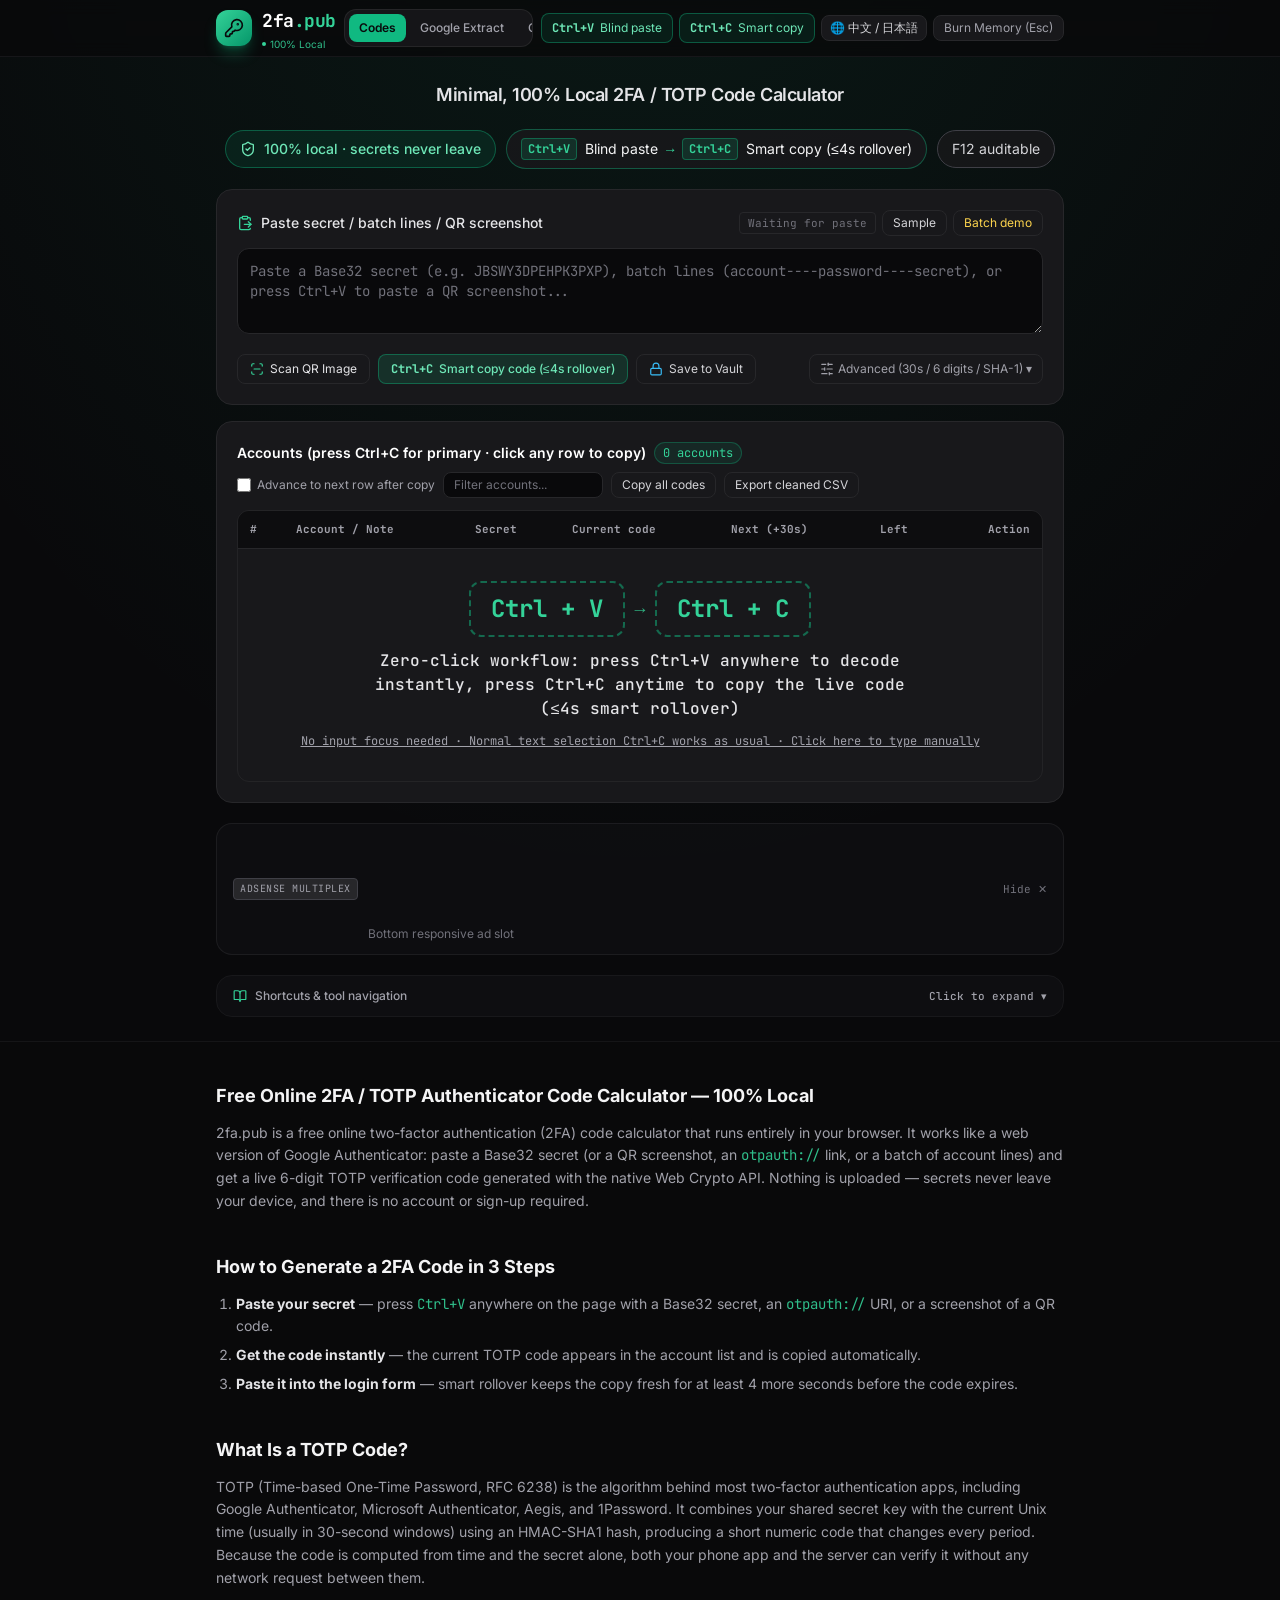
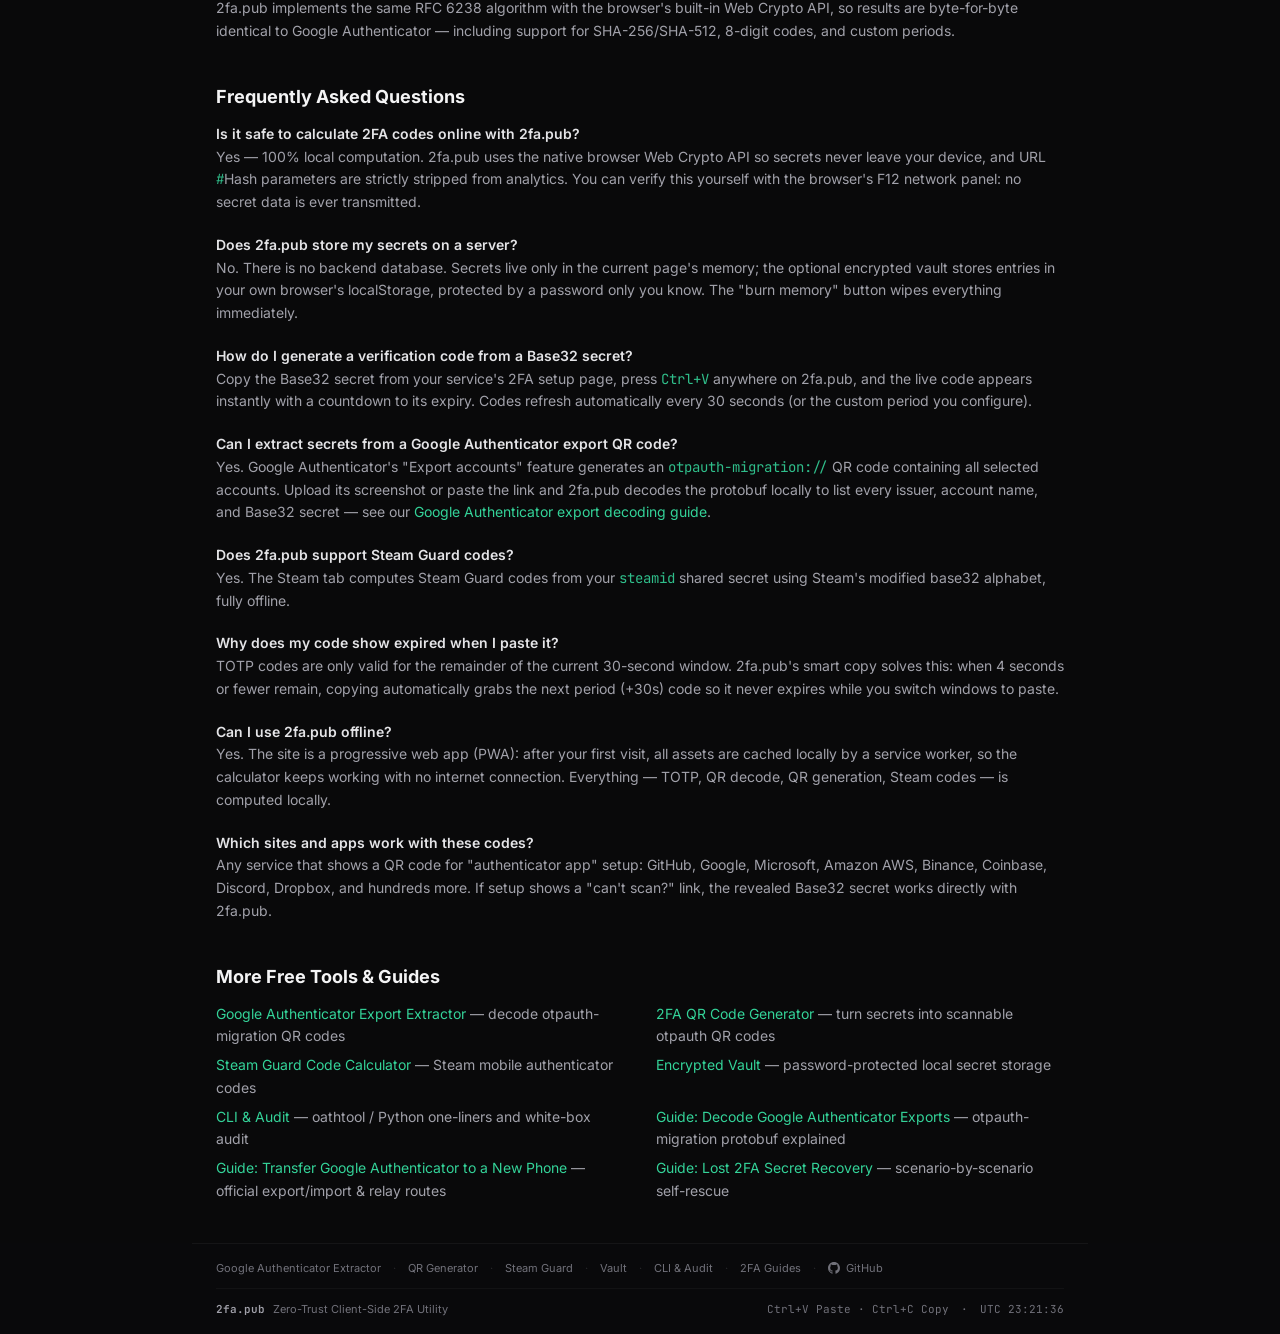
<file: index.html>
<!DOCTYPE html>
<html lang="en" class="dark">
<head>
  <meta charset="UTF-8" />
  <meta name="viewport" content="width=device-width, initial-scale=1.0" />
  <title>Free 2FA/TOTP Code Calculator Online - 100% Local, No Uploads | 2fa.pub</title>
  <meta name="description" content="2fa.pub is a 100% client-side 2FA/TOTP code calculator: press Ctrl+V anywhere to decode secrets or QR screenshots instantly, with <=4s smart rollover copy, batch account cleaning, Google Authenticator export decoding, and Steam Guard tokens. Zero uploads." />
  <meta name="keywords" content="2FA calculator,TOTP generator online,2fa.pub,2fa.live alternative,batch 2FA cleaner,Google Authenticator export decoder,otpauth-migration extractor,Steam Guard calculator,2FA验证码计算器,TOTP在线计算,2FA認証コード" />
  <meta name="author" content="2fa.pub" />
  <meta name="robots" content="index, follow, max-image-preview:large, max-snippet:-1" />
  <meta name="theme-color" content="#09090B" />
  <!-- Google AdSense Account Verification -->
  <meta id="metaGoogleAdsenseAccount" name="google-adsense-account" content="ca-pub-7685572758265529" />

  <!-- Canonical & Hreflang -->
  <link rel="canonical" href="https://2fa.pub/" />

  <!-- Open Graph & Twitter Card -->
  <meta property="og:type" content="website" />
  <meta property="og:site_name" content="2fa.pub" />
  <meta property="og:title" content="Free 2FA/TOTP Code Calculator Online - 100% Local, No Uploads | 2fa.pub" />
  <meta property="og:description" content="2fa.pub is a 100% client-side 2FA/TOTP code calculator: press Ctrl+V anywhere to decode secrets or QR screenshots instantly, with <=4s smart rollover copy, batch account cleaning, Google Authenticator export decoding, and Steam Guard tokens. Zero uploads." />
  <meta property="og:url" content="https://2fa.pub/" />
  <meta property="og:locale" content="en_US" />
  <meta property="og:locale:alternate" content="zh_CN" />
  <meta property="og:locale:alternate" content="ja_JP" />
  <meta property="og:image" content="https://2fa.pub/assets/og-image.png" />
  <meta property="og:image:width" content="1200" />
  <meta property="og:image:height" content="630" />
  <meta name="twitter:card" content="summary_large_image" />
  <meta name="twitter:title" content="2fa.pub — Minimalist Zero-Trust Client-Side 2FA Calculator" />
  <meta name="twitter:description" content="Press Ctrl+V anywhere to decode 2FA secrets or QR screenshots in 1.5s. 100% local Web Crypto with 4s smart rollover." />
  <meta name="twitter:image" content="https://2fa.pub/assets/og-image.png" />

  <!-- Favicons & PWA Icons -->
  <link rel="icon" type="image/png" sizes="64x64" href="/assets/icon-64.png" />
  <link rel="icon" type="image/png" sizes="192x192" href="/assets/icon-192.png" />
  <link rel="apple-touch-icon" sizes="180x180" href="/assets/icon-180.png" />
  <link rel="manifest" href="/manifest.json" />

  <!-- JSON-LD Structured Data for Google SEO -->
  <script type="application/ld+json">
  {
    "@context": "https://schema.org",
    "@graph": [
      {
        "@type": "WebSite",
        "@id": "https://2fa.pub/#website",
        "url": "https://2fa.pub/",
        "name": "2fa.pub",
        "description": "Minimalist Zero-Trust Client-Side 2FA/TOTP Calculator",
        "inLanguage": ["en", "zh-CN", "ja"]
      },
      {
        "@type": "WebApplication",
        "@id": "https://2fa.pub/#webapp",
        "name": "2fa.pub Client-Side 2FA/TOTP Utility",
        "url": "https://2fa.pub/",
        "applicationCategory": "SecurityApplication",
        "operatingSystem": "All",
        "offers": { "@type": "Offer", "price": "0", "priceCurrency": "USD" },
        "featureList": [
          "Site-wide Ctrl+V blind paste for Base32 secrets or QR screenshots",
          "Smart <=4s expiration rollover auto-copies the next period code",
          "Batch account/password/secret cleaner (---- and CSV)",
          "Google Authenticator export QR (otpauth-migration://) local secret extractor",
          "100% browser Web Crypto computation with URL #Hash privacy isolation"
        ]
      },
      {
        "@type": "FAQPage",
        "@id": "https://2fa.pub/#faq",
        "mainEntity": [
          {
            "@type": "Question",
            "name": "Is it safe to calculate 2FA codes online with 2fa.pub?",
            "acceptedAnswer": {
              "@type": "Answer",
              "text": "Yes — 100% local computation. 2fa.pub uses the native browser Web Crypto API so secrets never leave your device, and URL #Hash parameters are strictly stripped from analytics. You can verify this yourself with the browser's F12 network panel: no secret data is ever transmitted."
            }
          },
          {
            "@type": "Question",
            "name": "Does 2fa.pub store my secrets on a server?",
            "acceptedAnswer": {
              "@type": "Answer",
              "text": "No. There is no backend database. Secrets live only in the current page's memory; the optional encrypted vault stores entries in your own browser's localStorage, protected by a password only you know. The burn memory button wipes everything immediately."
            }
          },
          {
            "@type": "Question",
            "name": "How do I generate a verification code from a Base32 secret?",
            "acceptedAnswer": {
              "@type": "Answer",
              "text": "Copy the Base32 secret from your service's 2FA setup page, press Ctrl+V anywhere on 2fa.pub, and the live code appears instantly with a countdown to its expiry. Codes refresh automatically every 30 seconds (or the custom period you configure)."
            }
          },
          {
            "@type": "Question",
            "name": "Can I extract secrets from a Google Authenticator export QR code?",
            "acceptedAnswer": {
              "@type": "Answer",
              "text": "Yes. Google Authenticator's Export accounts feature generates an otpauth-migration:// QR code containing all selected accounts. Upload its screenshot or paste the link and 2fa.pub decodes the protobuf locally to list every issuer, account name, and Base32 secret."
            }
          },
          {
            "@type": "Question",
            "name": "Does 2fa.pub support Steam Guard codes?",
            "acceptedAnswer": {
              "@type": "Answer",
              "text": "Yes. The Steam tab computes Steam Guard codes from your steamid shared secret using Steam's modified base32 alphabet, fully offline."
            }
          },
          {
            "@type": "Question",
            "name": "Why does my code show expired when I paste it?",
            "acceptedAnswer": {
              "@type": "Answer",
              "text": "TOTP codes are only valid for the remainder of the current 30-second window. 2fa.pub's smart copy solves this: when 4 seconds or fewer remain, copying automatically grabs the next period (+30s) code so it never expires while you switch windows to paste."
            }
          },
          {
            "@type": "Question",
            "name": "Can I use 2fa.pub offline?",
            "acceptedAnswer": {
              "@type": "Answer",
              "text": "Yes. The site is a progressive web app (PWA): after your first visit, all assets are cached locally by a service worker, so the calculator keeps working with no internet connection. Everything — TOTP, QR decode, QR generation, Steam codes — is computed locally."
            }
          },
          {
            "@type": "Question",
            "name": "Which sites and apps work with these codes?",
            "acceptedAnswer": {
              "@type": "Answer",
              "text": "Any service that shows a QR code for authenticator app setup: GitHub, Google, Microsoft, Amazon AWS, Binance, Coinbase, Discord, Dropbox, and hundreds more. If setup shows a can't scan link, the revealed Base32 secret works directly with 2fa.pub."
            }
          }
        ]
      }
    ]
  }
  </script>

  <link rel="stylesheet" href="/assets/tailwind.css" />
  <link rel="stylesheet" href="/assets/fonts/fonts.css" />
  <script src="/assets/vendor/lucide.min.js"></script>
  <script src="/assets/vendor/jsQR.min.js"></script>
  <script src="/assets/vendor/qrcode.min.js"></script>
  <style>
    body {
      background-color: #09090B;
      color: #F4F4F5;
      font-family: 'Inter', -apple-system, BlinkMacSystemFont, sans-serif;
      overflow-x: hidden;
      background-image: radial-gradient(ellipse 70% 40% at 50% -10%, rgba(16, 185, 129, 0.10), transparent);
    }
    .font-mono-tabular {
      font-family: 'JetBrains Mono', monospace;
      font-variant-numeric: tabular-nums;
    }
    @keyframes pulseFast {
      0%, 100% { opacity: 1; transform: scale(1); }
      50% { opacity: 0.7; transform: scale(0.99); }
    }
    .animate-pulse-fast {
      animation: pulseFast 0.7s cubic-bezier(0.4, 0, 0.6, 1) infinite;
    }
    @keyframes rowRipple {
      0% { background-color: rgba(16, 185, 129, 0.28); }
      100% { background-color: transparent; }
    }
    .row-copied-flash {
      animation: rowRipple 1.1s ease-out;
    }
    details > summary {
      list-style: none;
    }
    details > summary::-webkit-details-marker {
      display: none;
    }
  </style>
</head>
<body class="min-h-screen bg-[#09090B] text-zinc-100 flex flex-col selection:bg-emerald-500/30 selection:text-emerald-200">

  <!-- ==================== ULTRA-CLEAN MINIMAL HEADER ==================== -->
  <header class="border-b border-zinc-900/90 bg-zinc-950/80 backdrop-blur sticky top-0 z-40">
    <div class="max-w-4xl mx-auto px-4 sm:px-6 h-14 flex items-center justify-between gap-2">
      <!-- Brand -->
      <div class="flex items-center gap-2.5 shrink-0">
        <div class="w-9 h-9 rounded-xl bg-gradient-to-br from-emerald-400 to-emerald-600 shadow-lg shadow-emerald-500/30 flex items-center justify-center">
          <i data-lucide="key-round" class="w-5 h-5 text-zinc-950"></i>
        </div>
        <div class="flex flex-col leading-none">
          <span class="text-lg font-bold tracking-tight text-white font-mono-tabular">2fa<span class="text-emerald-400">.pub</span></span>
          <span class="hidden sm:flex items-center gap-1 text-[10px] text-emerald-400/90 mt-1">
            <span class="w-1 h-1 rounded-full bg-emerald-400"></span>
            <span data-i18n="zeroTrustBadge">100% Local</span>
          </span>
        </div>
      </div>

      <!-- Clean Segmented Navigation -->
      <nav class="flex items-center gap-1 overflow-x-auto [scrollbar-width:none] [&::-webkit-scrollbar]:hidden bg-zinc-900/90 p-1 rounded-xl border border-zinc-800/90 text-xs" aria-label="Main navigation" data-i18n-aria="navAriaLabel">
        <button id="tabBtn-totp" type="button" onclick="switchTab('totp')" class="tab-nav-btn px-2.5 py-1.5 rounded-lg font-semibold whitespace-nowrap transition bg-emerald-500 text-zinc-950">
          <span data-i18n="navTotp">Codes</span>
        </button>
        <button id="tabBtn-migration" type="button" onclick="switchTab('migration')" class="tab-nav-btn px-2.5 py-1.5 rounded-lg font-medium whitespace-nowrap transition text-zinc-400 hover:text-white">
          <span data-i18n="navMigration">Google Extract</span>
        </button>
        <button id="tabBtn-qrgen" type="button" onclick="switchTab('qrgen')" class="tab-nav-btn px-2.5 py-1.5 rounded-lg font-medium whitespace-nowrap transition text-zinc-400 hover:text-white">
          <span data-i18n="navQrGen">QR Code</span>
        </button>
        <button id="tabBtn-steam" type="button" onclick="switchTab('steam')" class="tab-nav-btn px-2.5 py-1.5 rounded-lg font-medium whitespace-nowrap transition text-zinc-400 hover:text-white">
          <span data-i18n="navSteam">Steam</span>
        </button>
        <button id="tabBtn-vault" type="button" onclick="switchTab('vault')" class="tab-nav-btn px-2.5 py-1.5 rounded-lg font-medium whitespace-nowrap transition text-zinc-400 hover:text-white">
          <span data-i18n="navVault">Vault</span>
        </button>
        <button id="tabBtn-cli" type="button" onclick="switchTab('cli')" class="tab-nav-btn px-2.5 py-1.5 rounded-lg font-medium whitespace-nowrap transition text-zinc-400 hover:text-white">
          <span data-i18n="navCli">CLI · Audit</span>
        </button>
      </nav>

      <!-- Minimal Utility Actions -->
      <div class="flex items-center gap-1.5 shrink-0">
        <button id="btnHeaderPaste" type="button" onclick="focusOmniInput()" class="hidden md:inline-flex items-center gap-1.5 px-2.5 py-1.5 rounded-lg bg-emerald-500/10 hover:bg-emerald-500/20 border border-emerald-500/40 text-xs text-emerald-300 transition" data-i18n-title="headerPasteTip">
          <kbd class="font-mono-tabular font-bold">Ctrl+V</kbd>
          <span class="hidden lg:inline" data-i18n="headerPasteLabel">Blind paste</span>
        </button>
        <button id="btnHeaderCopy" type="button" onclick="copySmartSingleCode()" class="hidden md:inline-flex items-center gap-1.5 px-2.5 py-1.5 rounded-lg bg-emerald-500/10 hover:bg-emerald-500/20 border border-emerald-500/40 text-xs text-emerald-300 transition" data-i18n-title="headerCopyTip">
          <kbd class="font-mono-tabular font-bold">Ctrl+C</kbd>
          <span class="hidden lg:inline" data-i18n="headerCopyLabel">Smart copy</span>
        </button>
        <button id="btnToggleLang" type="button" onclick="toggleLanguage()" class="px-2 py-1 rounded-lg bg-zinc-900 hover:bg-zinc-800 border border-zinc-800 text-xs text-zinc-300 transition" data-i18n-title="langSwitchTip">
          🌐 日本語 / 中文
        </button>
        <button id="btnBurnAll" type="button" onclick="burnAllData()" class="px-2.5 py-1 rounded-lg bg-zinc-900 hover:bg-red-500/20 border border-zinc-800 hover:border-red-500/40 text-xs text-zinc-400 hover:text-red-300 transition" data-i18n-title="burnTip">
          <span data-i18n="burnBtn">Burn Memory (Esc)</span>
        </button>
      </div>
    </div>
  </header>

  <!-- ==================== CENTERED SINGLE-COLUMN WORKSPACE ==================== -->
  <main class="max-w-4xl w-full mx-auto px-4 sm:px-6 py-6 flex-1 space-y-5">

    <!-- ==================== H1: PRIMARY KEYWORD HEADING ==================== -->
    <h1 class="text-center text-base sm:text-lg font-semibold text-zinc-200 tracking-tight" data-i18n="h1Title">Minimal, 100% Local 2FA / TOTP Code Calculator</h1>

    <!-- ==================== TRUST STRIP: ZERO-TRUST LOCAL & SITE-WIDE BLIND PASTE ==================== -->
    <div class="flex flex-wrap sm:flex-nowrap items-center justify-center gap-2.5 text-sm">
      <button type="button" onclick="switchTab('cli')" class="inline-flex items-center gap-2 px-3.5 py-2 rounded-full bg-emerald-500/10 border border-emerald-500/40 text-emerald-300 font-medium hover:bg-emerald-500/20 transition whitespace-nowrap" data-i18n-title="trustLocalTip">
        <i data-lucide="shield-check" class="w-4 h-4"></i>
        <span data-i18n="trustLocal">100% local · secrets never leave</span>
      </button>
      <button type="button" onclick="copySmartSingleCode()" class="inline-flex items-center gap-2 px-3.5 py-2 rounded-full bg-zinc-900/90 hover:bg-zinc-800 border border-emerald-500/40 text-zinc-100 transition whitespace-nowrap" data-i18n-title="trustComboTip">
        <kbd class="px-1.5 py-0.5 rounded bg-emerald-500/15 border border-emerald-500/40 font-mono-tabular font-bold text-emerald-400 text-xs">Ctrl+V</kbd>
        <span data-i18n="trustPaste">Blind paste</span>
        <span class="text-emerald-400 font-mono-tabular font-bold">→</span>
        <kbd class="px-1.5 py-0.5 rounded bg-emerald-500/15 border border-emerald-500/40 font-mono-tabular font-bold text-emerald-400 text-xs">Ctrl+C</kbd>
        <span data-i18n="trustCopy">Smart copy (≤4s rollover)</span>
      </button>
      <button type="button" onclick="switchTab('cli')" class="inline-flex items-center gap-2 px-3.5 py-2 rounded-full bg-zinc-900/80 border border-zinc-700 text-zinc-300 hover:text-zinc-100 hover:border-zinc-600 transition whitespace-nowrap" data-i18n-title="trustAuditTip">
        <span data-i18n="trustAudit">F12 auditable</span>
      </button>
    </div>

    <!-- ==================== TAB 1: MINIMALIST TOTP CALCULATOR ==================== -->
    <section id="view-totp" class="space-y-4">

      <!-- OMNI-INPUT BOX -->
      <div class="bg-[#18181B] border border-[#27272A] rounded-2xl p-4 sm:p-5 space-y-3">
        <div class="flex items-center justify-between gap-2 flex-wrap">
          <label for="omniInputTextarea" class="text-xs sm:text-sm font-medium text-zinc-200 flex items-center gap-2">
            <i data-lucide="clipboard-paste" class="w-4 h-4 text-emerald-400"></i>
            <span data-i18n="inputCabinTitle">Paste secret / batch lines / QR screenshot</span>
          </label>
          <div class="flex items-center gap-1.5">
            <span id="detectedModeBadge" class="text-[11px] font-mono-tabular px-2 py-0.5 rounded bg-zinc-900 border border-zinc-800 text-zinc-500" data-i18n="badgeIdle">Waiting for paste</span>
            <button id="btnSampleSingle" type="button" onclick="loadSampleSingle()" class="text-xs px-2.5 py-1 rounded-lg bg-zinc-900 hover:bg-zinc-800 text-zinc-300 border border-zinc-800 transition" data-i18n="sampleSingle">Sample</button>
            <button id="btnSampleBatch" type="button" onclick="loadSampleBatch()" class="text-xs px-2.5 py-1 rounded-lg bg-zinc-900 hover:bg-zinc-800 text-amber-300 border border-zinc-800 transition" data-i18n="sampleBatch">Batch demo</button>
          </div>
        </div>

        <textarea
          id="omniInputTextarea"
          rows="3"
          oninput="handleOmniInput()"
          data-i18n-placeholder="inputPlaceholder"
          placeholder="Paste a Base32 secret (e.g. JBSWY3DPEHPK3PXP), batch lines (account----password----secret), or press Ctrl+V to paste a QR screenshot..."
          class="w-full rounded-xl bg-zinc-950 border border-zinc-800 focus:border-emerald-500/70 p-3 text-xs sm:text-sm font-mono-tabular text-zinc-100 placeholder-zinc-500 outline-none transition resize-y"
        ></textarea>

        <!-- Compact Bottom Toolbar + Collapsible Advanced Options -->
        <div class="flex flex-wrap items-center justify-between gap-2 pt-0.5 text-xs">
          <div class="flex items-center gap-2 flex-wrap">
            <label for="qrFileInput" class="cursor-pointer inline-flex items-center gap-1.5 px-3 py-1.5 rounded-lg bg-zinc-900 hover:bg-zinc-800 border border-zinc-800 text-zinc-200 transition">
              <i data-lucide="scan-line" class="w-3.5 h-3.5 text-emerald-400"></i>
              <span data-i18n="scanQrBtn">Scan QR Image</span>
              <input id="qrFileInput" type="file" accept="image/*" class="hidden" onchange="handleQrFileUpload(event)" />
            </label>
            <button id="btnToolbarSmartCopy" type="button" onclick="copySmartSingleCode()" class="inline-flex items-center gap-1.5 px-3 py-1.5 rounded-lg bg-emerald-500/15 hover:bg-emerald-500/25 border border-emerald-500/40 text-emerald-300 font-medium transition" data-i18n-title="headerCopyTip">
              <kbd class="font-mono-tabular font-bold">Ctrl+C</kbd>
              <span data-i18n="toolbarSmartCopyBtn">Smart copy code (≤4s rollover)</span>
            </button>
            <button id="btnQuickSaveVault" type="button" onclick="quickSendToVault()" class="inline-flex items-center gap-1.5 px-3 py-1.5 rounded-lg bg-zinc-900 hover:bg-zinc-800 border border-zinc-800 text-zinc-300 transition">
              <i data-lucide="lock" class="w-3.5 h-3.5 text-sky-400"></i>
              <span data-i18n="saveToVaultBtn">Save to Vault</span>
            </button>
          </div>

          <details class="relative">
            <summary class="cursor-pointer inline-flex items-center gap-1 px-2.5 py-1.5 rounded-lg bg-zinc-900 hover:bg-zinc-800 border border-zinc-800 text-zinc-400 hover:text-zinc-200 transition">
              <i data-lucide="sliders-horizontal" class="w-3.5 h-3.5"></i>
              <span data-i18n="advancedParams">Advanced (30s / 6 digits / SHA-1) ▾</span>
            </summary>
            <div class="mt-2 p-3 rounded-xl bg-zinc-950 border border-zinc-800 grid grid-cols-3 gap-2 text-xs">
              <div>
                <label for="selectPeriod" class="block text-[11px] text-zinc-400 mb-1" data-i18n="periodLabel">Period</label>
                <select id="selectPeriod" onchange="refreshAllCodes()" class="w-full rounded bg-zinc-900 border border-zinc-800 px-2 py-1 font-mono-tabular text-zinc-200">
                  <option value="30" selected>30s</option>
                  <option value="60">60s</option>
                  <option value="15">15s</option>
                </select>
              </div>
              <div>
                <label for="selectDigits" class="block text-[11px] text-zinc-400 mb-1" data-i18n="digitsLabel">Digits</label>
                <select id="selectDigits" onchange="refreshAllCodes()" class="w-full rounded bg-zinc-900 border border-zinc-800 px-2 py-1 font-mono-tabular text-zinc-200">
                  <option value="6" selected>6</option>
                  <option value="8">8</option>
                </select>
              </div>
              <div>
                <label for="selectAlgorithm" class="block text-[11px] text-zinc-400 mb-1" data-i18n="algoLabel">Algorithm</label>
                <select id="selectAlgorithm" onchange="refreshAllCodes()" class="w-full rounded bg-zinc-900 border border-zinc-800 px-2 py-1 font-mono-tabular text-zinc-200">
                  <option value="SHA-1" selected>SHA-1</option>
                  <option value="SHA-256">SHA-256</option>
                  <option value="SHA-512">SHA-512</option>
                </select>
              </div>
            </div>
          </details>
        </div>
      </div>

      <!-- STEP 3: BATCH TABLE (Clean, Compact, Click Row to Copy) -->
      <div class="bg-[#18181B] border border-[#27272A] rounded-2xl p-4 sm:p-5 space-y-3">
        <div class="flex flex-wrap items-center justify-between gap-x-3 gap-y-2">
          <div class="flex items-center gap-2 min-w-0">
            <span class="text-xs sm:text-sm font-semibold text-white" data-i18n="listTitle">Accounts (press Ctrl+C for primary · click any row to copy)</span>
            <span id="batchCountBadge" class="whitespace-nowrap text-xs font-mono-tabular px-2 py-0.5 rounded-full bg-emerald-500/10 border border-emerald-500/30 text-emerald-400">
              0
            </span>
          </div>
          <div class="flex items-center gap-2 flex-wrap">
            <label class="inline-flex items-center gap-1.5 cursor-pointer select-none whitespace-nowrap" data-i18n-title="autoAdvanceTip">
              <input id="autoAdvanceToggle" type="checkbox" onchange="onAutoAdvanceToggle(this.checked)" class="w-3.5 h-3.5 accent-emerald-500 cursor-pointer" />
              <span class="text-xs text-zinc-400" data-i18n="autoAdvanceLabel">Advance to next row after copy</span>
            </label>
            <input
              id="batchFilterInput"
              type="text"
              oninput="renderBatchTable()"
              data-i18n-placeholder="filterPlaceholder"
              placeholder="Filter accounts..."
              class="rounded-lg bg-zinc-950 border border-zinc-800 px-2.5 py-1 text-xs text-zinc-200 placeholder-zinc-500 outline-none focus:border-emerald-500 w-32 sm:w-40"
            />
            <button id="btnCopyAllBatch" type="button" onclick="copyAllBatchCodes()" class="whitespace-nowrap px-2.5 py-1 rounded-lg bg-zinc-900 hover:bg-zinc-800 border border-zinc-800 text-xs text-zinc-300 transition" data-i18n="copyAllBtn">Copy all codes</button>
            <button id="btnExportBatchCsv" type="button" onclick="exportBatchCsv()" class="whitespace-nowrap px-2.5 py-1 rounded-lg bg-zinc-900 hover:bg-zinc-800 border border-zinc-800 text-xs text-zinc-300 transition" data-i18n="exportCsvBtn">Export cleaned CSV</button>
          </div>
        </div>

        <div class="overflow-x-auto rounded-xl border border-zinc-800/80">
          <table class="w-full text-left border-collapse">
            <thead>
              <tr class="border-b border-zinc-800 bg-zinc-950/70 text-[11px] font-mono-tabular text-zinc-400">
                <th class="py-2.5 px-3">#</th>
                <th class="py-2.5 px-3" data-i18n="thAccount">Account / Note</th>
                <th class="py-2.5 px-3 hidden sm:table-cell" data-i18n="thSecret">Secret</th>
                <th class="py-2.5 px-3" data-i18n="thCurrent">Current code</th>
                <th class="py-2.5 px-3" data-i18n="thNext">Next (+30s)</th>
                <th class="py-2.5 px-3" data-i18n="thRemaining">Left</th>
                <th class="py-2.5 px-3 text-right" data-i18n="thActions">Action</th>
              </tr>
            </thead>
            <tbody id="batchTableBody" class="divide-y divide-zinc-800/50 text-xs sm:text-sm font-mono-tabular">
            </tbody>
          </table>
        </div>
      </div>

    </section>

    <!-- ==================== TAB 2: GOOGLE AUTHENTICATOR MIGRATION EXTRACTOR ==================== -->
    <section id="view-migration" class="hidden space-y-4">
      <div class="bg-[#18181B] border border-[#27272A] rounded-2xl p-5 shadow-xl space-y-4">
        <div class="flex flex-col sm:flex-row sm:items-center justify-between gap-2 border-b border-zinc-800 pb-3">
          <div>
            <h2 class="text-base font-bold text-white" data-i18n="migrationTitle">Google Authenticator Export Extractor</h2>
            <p class="text-xs text-zinc-400 mt-0.5"><span data-i18n="migrationDesc1">Paste an </span><code class="text-emerald-400 font-mono-tabular">otpauth-migration://</code><span data-i18n="migrationDesc2"> link or upload the exported QR screenshot to extract Base32 secrets locally.</span></p>
          </div>
          <div class="flex items-center gap-2">
            <button id="btnLoadDemoMigration" type="button" onclick="loadDemoMigrationPayload()" class="px-3 py-1.5 rounded-xl bg-emerald-500/15 border border-emerald-500/40 text-emerald-300 text-xs font-medium" data-i18n="migrationDemoBtn">Load demo payload</button>
            <label for="migrationQrInput" class="cursor-pointer px-3 py-1.5 rounded-xl bg-zinc-900 border border-zinc-800 text-zinc-200 text-xs font-medium">
              <span data-i18n="migrationUploadBtn">Upload QR image</span>
              <input id="migrationQrInput" type="file" accept="image/*" class="hidden" onchange="handleMigrationQrUpload(event)" />
            </label>
          </div>
        </div>

        <div class="flex flex-col sm:flex-row gap-2">
          <input
            id="migrationUriInput"
            type="text"
            oninput="parseMigrationInput()"
            placeholder="otpauth-migration://offline?data=..."
            class="flex-1 rounded-xl bg-zinc-950 border border-zinc-800 px-3 py-2 text-xs font-mono-tabular text-zinc-100 outline-none focus:border-emerald-500"
          />
          <button id="btnParseMigration" type="button" onclick="parseMigrationInput()" class="px-4 py-2 rounded-xl bg-emerald-500 text-zinc-950 font-semibold text-xs" data-i18n="migrationParseBtn">Decode</button>
          <button id="btnSendMigrationToBatch" type="button" onclick="sendMigrationAccountsToBatch()" class="px-4 py-2 rounded-xl bg-zinc-900 border border-zinc-700 text-zinc-200 text-xs" data-i18n="migrationSendBtn">Send to calculator</button>
        </div>

        <div class="overflow-x-auto rounded-xl border border-zinc-800">
          <table class="w-full text-left border-collapse">
            <thead>
              <tr class="border-b border-zinc-800 bg-zinc-950/80 text-[11px] font-mono-tabular text-zinc-400">
                <th class="py-2.5 px-3">#</th>
                <th class="py-2.5 px-3" data-i18n="thIssuer">Issuer</th>
                <th class="py-2.5 px-3" data-i18n="thAccountName">Account</th>
                <th class="py-2.5 px-3" data-i18n="thExtracted">Extracted Base32 secret</th>
                <th class="py-2.5 px-3" data-i18n="thParams">Params</th>
                <th class="py-2.5 px-3 text-right" data-i18n="thActions">Action</th>
              </tr>
            </thead>
            <tbody id="migrationResultBody" class="divide-y divide-zinc-800/60 text-xs font-mono-tabular"></tbody>
          </table>
        </div>
      </div>
    </section>

    <!-- ==================== TAB 3: QR CODE GENERATOR ==================== -->
    <section id="view-qrgen" class="hidden space-y-4">
      <div class="grid grid-cols-1 md:grid-cols-12 gap-4">
        <div class="md:col-span-7 bg-[#18181B] border border-[#27272A] rounded-2xl p-5 space-y-3 text-xs">
          <h2 class="text-base font-bold text-white" data-i18n="qrGenTitle">2FA QR Generator</h2>
          <div>
            <label for="qrGenSecret" class="block text-zinc-400 mb-1" data-i18n="qrSecretLabel">Base32 secret *</label>
            <input id="qrGenSecret" type="text" value="JBSWY3DPEHPK3PXP" oninput="renderQrGenerator()" class="w-full rounded-xl bg-zinc-950 border border-zinc-800 px-3 py-2 font-mono-tabular text-sm text-emerald-400 outline-none" />
          </div>
          <div class="grid grid-cols-2 gap-3">
            <div>
              <label for="qrGenIssuer" class="block text-zinc-400 mb-1" data-i18n="qrIssuerLabel">Issuer</label>
              <input id="qrGenIssuer" type="text" value="GitHub" oninput="renderQrGenerator()" class="w-full rounded-xl bg-zinc-950 border border-zinc-800 px-3 py-2 text-zinc-100 outline-none" />
            </div>
            <div>
              <label for="qrGenAccount" class="block text-zinc-400 mb-1" data-i18n="qrAccountLabel">Account name</label>
              <input id="qrGenAccount" type="text" value="dev@2fa.pub" oninput="renderQrGenerator()" class="w-full rounded-xl bg-zinc-950 border border-zinc-800 px-3 py-2 text-zinc-100 outline-none" />
            </div>
            <div>
              <label for="qrGenPeriod" class="block text-zinc-400 mb-1" data-i18n="qrPeriodLabel">Period (s)</label>
              <input id="qrGenPeriod" type="number" value="30" oninput="renderQrGenerator()" class="w-full rounded-xl bg-zinc-950 border border-zinc-800 px-3 py-2 font-mono-tabular text-zinc-100 outline-none" />
            </div>
            <div>
              <label for="qrGenDigits" class="block text-zinc-400 mb-1" data-i18n="qrDigitsLabel">Digits</label>
              <select id="qrGenDigits" onchange="renderQrGenerator()" class="w-full rounded-xl bg-zinc-950 border border-zinc-800 px-3 py-2 font-mono-tabular text-zinc-100 outline-none">
                <option value="6" selected>6</option>
                <option value="8">8</option>
              </select>
            </div>
          </div>
          <div class="flex gap-2 pt-1">
            <input id="qrGenOtpauthUri" type="text" readonly class="flex-1 rounded-xl bg-zinc-950 border border-zinc-800 px-3 py-2 font-mono-tabular text-zinc-400" />
            <button id="btnCopyOtpauthUri" type="button" onclick="copyQrOtpauthUri()" class="px-3 py-2 rounded-xl bg-zinc-900 border border-zinc-700 text-zinc-200" data-i18n="qrCopyLink">Copy link</button>
          </div>
        </div>

        <div class="md:col-span-5 bg-[#18181B] border border-[#27272A] rounded-2xl p-5 flex flex-col items-center justify-center space-y-3">
          <div id="qrCanvasContainer" class="p-3.5 bg-white rounded-2xl">
            <canvas id="qrOutputCanvas" width="200" height="200"></canvas>
          </div>
          <button id="btnDownloadQrPng" type="button" onclick="downloadQrPng()" class="px-4 py-2 rounded-xl bg-emerald-500 text-zinc-950 font-semibold text-xs" data-i18n="qrDownload">Download PNG</button>
        </div>
      </div>
    </section>

    <!-- ==================== TAB 4: STEAM GUARD CALCULATOR ==================== -->
    <section id="view-steam" class="hidden space-y-4">
      <div class="bg-[#18181B] border border-[#27272A] rounded-2xl p-5 space-y-4">
        <div class="flex items-center justify-between flex-wrap gap-2 border-b border-zinc-800 pb-3">
          <div>
            <h2 class="text-base font-bold text-white" data-i18n="steamTitle">Steam Guard Token Calculator</h2>
            <p class="text-xs text-zinc-400"><span data-i18n="steamDesc1">Supports Base64 </span><code class="font-mono-tabular text-emerald-400">shared_secret</code><span data-i18n="steamDesc2">, maFile JSON or Base32 secret.</span></p>
          </div>
          <button id="btnLoadSteamDemo" type="button" onclick="loadSteamSample()" class="px-3 py-1.5 rounded-xl bg-emerald-500/15 border border-emerald-500/40 text-emerald-300 text-xs" data-i18n="steamDemoBtn">Load demo secret</button>
        </div>

        <div class="grid grid-cols-1 md:grid-cols-2 gap-4 items-center">
          <div class="space-y-2">
            <textarea
              id="steamSecretInput"
              rows="4"
              oninput="refreshSteamCode()"
              data-i18n-placeholder="steamPlaceholder"
              placeholder="Paste shared_secret (Base64), maFile JSON or Base32 secret..."
              class="w-full rounded-xl bg-zinc-950 border border-zinc-800 p-3 font-mono-tabular text-xs text-zinc-100 placeholder-zinc-500 outline-none"
            ></textarea>
            <p id="steamParseModeHint" class="text-xs font-mono-tabular text-zinc-500" data-i18n="steamIdle">Waiting for input</p>
          </div>

          <div class="bg-zinc-950 border border-zinc-800 rounded-2xl p-5 space-y-3">
            <div class="flex items-center justify-between text-xs text-zinc-400">
              <span data-i18n="steamCurrent">Current Steam token</span>
              <span id="steamRemainingLabel" class="font-mono-tabular text-emerald-400">--s</span>
            </div>
            <div class="flex items-center justify-between">
              <div id="steamCurrentToken" onclick="copySteamToken()" class="cursor-pointer text-4xl font-bold font-mono-tabular tracking-widest text-white select-all">-----</div>
              <div class="text-right">
                <span class="text-[11px] text-zinc-500 block" data-i18n="thNext">Next (+30s)</span>
                <span id="steamNextToken" class="text-lg font-bold font-mono-tabular text-zinc-300">-----</span>
              </div>
            </div>
            <div class="w-full h-1.5 rounded-full bg-zinc-900 overflow-hidden">
              <div id="steamProgressBar" class="h-full bg-emerald-500" style="width: 75%;"></div>
            </div>
            <button id="btnCopySteamToken" type="button" onclick="copySteamToken()" class="w-full py-2 rounded-xl bg-emerald-500 text-zinc-950 font-semibold text-xs" data-i18n="steamCopyBtn">Press Ctrl+C or click to copy Steam token (≤4s auto-rollover)</button>
          </div>
        </div>
      </div>
    </section>

    <!-- ==================== TAB 5: AES-GCM VAULT ==================== -->
    <section id="view-vault" class="hidden space-y-4">
      <div class="bg-[#18181B] border border-[#27272A] rounded-2xl p-5 space-y-4">
        <div class="flex items-center justify-between flex-wrap gap-2 border-b border-zinc-800 pb-3">
          <div>
            <h2 class="text-base font-bold text-white" data-i18n="vaultTitle">Encrypted Vault (AES-256-GCM)</h2>
            <p class="text-xs text-zinc-400" data-i18n="vaultDesc">Derives a key from your master password via PBKDF2 (100,000 iterations) and stores data encrypted in browser-local storage.</p>
          </div>
          <span id="vaultStatusBadge" class="text-xs font-mono-tabular px-2.5 py-1 rounded-full bg-zinc-900 border border-zinc-700 text-zinc-300" data-i18n="vaultChecking">Checking...</span>
        </div>

        <div class="grid grid-cols-1 md:grid-cols-2 gap-4">
          <div class="space-y-3">
            <input
              id="vaultMasterPassword"
              type="password"
              data-i18n-placeholder="vaultPasswordPlaceholder"
              placeholder="Enter master password..."
              class="w-full rounded-xl bg-zinc-950 border border-zinc-800 px-3.5 py-2 text-xs font-mono-tabular text-zinc-100 outline-none"
            />
            <div class="flex flex-wrap gap-2">
              <button id="btnEncryptAndSaveVault" type="button" onclick="encryptAndSaveVault()" class="px-3.5 py-2 rounded-xl bg-emerald-500 text-zinc-950 font-semibold text-xs" data-i18n="vaultSaveBtn">🔒 Encrypt & save current data</button>
              <button id="btnUnlockVault" type="button" onclick="decryptAndLoadVault()" class="px-3.5 py-2 rounded-xl bg-zinc-900 border border-zinc-700 text-zinc-200 text-xs" data-i18n="vaultLoadBtn">🔓 Decrypt & load</button>
              <button id="btnClearVaultStorage" type="button" onclick="clearEncryptedVault()" class="px-3 py-2 rounded-xl bg-red-500/10 border border-red-500/30 text-red-400 text-xs" data-i18n="vaultWipeBtn">🗑️ Destroy ciphertext</button>
            </div>
          </div>
          <pre id="vaultCiphertextPreview" class="h-32 overflow-auto rounded-xl bg-zinc-950 border border-zinc-800 p-3 text-[11px] font-mono-tabular text-zinc-400 whitespace-pre-wrap break-all"></pre>
        </div>
      </div>
    </section>

    <!-- ==================== TAB 6: CLI & SECURITY AUDIT ==================== -->
    <section id="view-cli" class="hidden space-y-4">
      <div class="grid grid-cols-1 md:grid-cols-2 gap-4 items-start">

        <!-- LEFT: LIVE SECURITY AUDIT -->
        <div class="bg-[#18181B] border border-[#27272A] rounded-2xl p-5 space-y-4">
          <div class="flex items-center justify-between">
            <div>
              <h2 class="text-base font-bold text-white" data-i18n="auditTitle">Live Security Audit</h2>
              <p class="text-xs text-zinc-400 mt-0.5" data-i18n="auditDesc">Measured live on this page — verify it yourself anytime.</p>
            </div>
            <button id="btnRunSecurityAudit" type="button" onclick="runLiveSecurityAudit()" class="shrink-0 px-3 py-1.5 rounded-lg bg-emerald-500/15 border border-emerald-500/40 text-emerald-300 text-xs font-medium" data-i18n="auditRefresh">Refresh audit</button>
          </div>
          <div id="securityAuditResultBox" class="grid grid-cols-2 gap-2.5"></div>

          <details class="rounded-xl bg-zinc-950 border border-zinc-800 overflow-hidden">
            <summary class="cursor-pointer flex items-center justify-between px-3.5 py-3 text-xs select-none">
              <span class="text-zinc-300">Cloudflare Pages <code class="text-emerald-400 font-mono-tabular">_headers</code> <span data-i18n="cspSummary">security response headers</span></span>
              <span class="flex items-center gap-3">
                <button type="button" onclick="event.stopPropagation();copyHeadersConfig()" class="text-emerald-400 hover:underline font-mono-tabular text-[11px]" data-i18n="copyBtn">Copy</button>
                <span class="text-zinc-500 font-mono-tabular text-[11px]" data-i18n="expandHint">Expand ▾</span>
              </span>
            </summary>
            <pre id="cspHeadersCodeBlock" class="px-3.5 pb-3.5 text-[11px] leading-relaxed font-mono-tabular text-emerald-300/90 whitespace-pre-wrap break-all">/*
  Content-Security-Policy: default-src 'self'; script-src 'self' 'unsafe-inline' https://www.googletagmanager.com https://pagead2.googlesyndication.com https://static.cloudflareinsights.com; style-src 'self' 'unsafe-inline'; font-src 'self'; img-src 'self' data: blob: https://pagead2.googlesyndication.com https://www.google-analytics.com https://*.google-analytics.com; frame-src https://googleads.g.doubleclick.net https://tpc.googlesyndication.com; connect-src 'self' https://www.google-analytics.com https://*.google-analytics.com https://analytics.google.com https://*.analytics.google.com https://pagead2.googlesyndication.com https://*.googlesyndication.com https://*.doubleclick.net https://ep1.adtrafficquality.google https://*.adtrafficquality.google https://cloudflareinsights.com; frame-ancestors 'none';
  X-Frame-Options: DENY
  X-Content-Type-Options: nosniff
  Referrer-Policy: strict-origin-when-cross-origin</pre>
          </details>
        </div>

        <!-- RIGHT: TERMINAL CLI SNIPPETS -->
        <div class="bg-[#18181B] border border-[#27272A] rounded-2xl p-5 space-y-3">
          <div>
            <h2 class="text-base font-bold text-white" data-i18n="cliTitle">One-line CLI 2FA generation</h2>
            <p class="text-xs text-zinc-400 mt-0.5" data-i18n="cliDesc">Compute without the site: copy any snippet into your terminal.</p>
          </div>
          <div class="rounded-xl bg-zinc-950 border border-zinc-800 overflow-hidden">
            <div class="flex items-center justify-between px-3.5 py-2 border-b border-zinc-800/80 text-xs">
              <span class="text-zinc-300" data-i18n="cliOathTitle">macOS / Linux (oathtool)</span>
              <button id="btnCopyCliOath" type="button" onclick="copyCliSnippet('oath')" class="text-emerald-400 hover:underline font-mono-tabular text-[11px]" data-i18n="copyBtn">Copy</button>
            </div>
            <pre id="cliSnippetOath" class="px-3.5 py-2.5 text-xs font-mono-tabular text-zinc-200 whitespace-pre-wrap break-all">oathtool --totp -b "JBSWY3DPEHPK3PXP"</pre>
          </div>
          <div class="rounded-xl bg-zinc-950 border border-zinc-800 overflow-hidden">
            <div class="flex items-center justify-between px-3.5 py-2 border-b border-zinc-800/80 text-xs">
              <span class="text-zinc-300" data-i18n="cliPyTitle">Python 3 zero-dependency one-liner</span>
              <button id="btnCopyCliPy" type="button" onclick="copyCliSnippet('py')" class="text-emerald-400 hover:underline font-mono-tabular text-[11px]" data-i18n="copyBtn">Copy</button>
            </div>
            <pre id="cliSnippetPy" class="px-3.5 py-2.5 text-xs font-mono-tabular text-zinc-200 whitespace-pre-wrap break-all">python3 -c "import base64,hmac,hashlib,struct,time;k=base64.b32decode('JBSWY3DPEHPK3PXP',True);h=hmac.new(k,struct.pack('>Q',int(time.time()//30)),hashlib.sha1).digest();o=h[-1]&15;print(f'{(struct.unpack(\">I\",h[o:o+4])[0]&0x7fffffff)%1000000:06d}')"</pre>
          </div>
          <div class="rounded-xl bg-zinc-950 border border-zinc-800 overflow-hidden">
            <div class="flex items-center justify-between px-3.5 py-2 border-b border-zinc-800/80 text-xs">
              <span class="text-zinc-300" data-i18n="cliAliasTitle">Shell alias (zsh / bash)</span>
              <button id="btnCopyCliAlias" type="button" onclick="copyCliSnippet('alias')" class="text-emerald-400 hover:underline font-mono-tabular text-[11px]" data-i18n="copyBtn">Copy</button>
            </div>
            <pre id="cliSnippetAlias" class="px-3.5 py-2.5 text-xs font-mono-tabular text-zinc-200 whitespace-pre-wrap break-all">2fa() { oathtool --totp -b "$1" | pbcopy && echo "✅ Copied 2FA to clipboard"; }</pre>
          </div>
        </div>
      </div>
    </section>

    <!-- ==================== NON-INTRUSIVE GOOGLE ADSENSE SLOT (FOOTER RESPONSIVE BANNER) ==================== -->
    <div id="adContainerBottom" class="rounded-2xl bg-zinc-900/35 border border-zinc-800/60 px-4 py-3 flex flex-col sm:flex-row items-center justify-between gap-2 text-xs">
      <div class="flex items-center gap-2.5 min-w-0 flex-1">
        <span class="text-[10px] font-mono-tabular uppercase tracking-wider px-1.5 py-0.5 rounded bg-zinc-800 text-zinc-400 border border-zinc-700 shrink-0">AdSense Multiplex</span>
        <div id="adsenseMountBottom" class="flex-1 truncate text-zinc-400">
          <ins class="adsbygoogle"
               style="display:block;min-height:90px;max-height:120px;overflow:hidden"
               data-ad-client="ca-pub-7685572758265529"
               data-ad-slot="1000000002"
               data-ad-format="auto"
               data-full-width-responsive="true"></ins>
          <span id="adBottomFallbackText" class="text-zinc-500" data-i18n="adFallback">Bottom responsive ad slot</span>
        </div>
      </div>
      <button id="btnHideBottomAd" type="button" onclick="dismissAdSlot('adContainerBottom')" class="text-zinc-500 hover:text-zinc-300 text-[11px] font-mono-tabular" data-i18n="adHide">Hide ✕</button>
    </div>

    <!-- ==================== FOLDED SEO & SHORTCUT GUIDE DRAWER (Zero Clutter by Default) ==================== -->
    <details class="rounded-2xl bg-zinc-900/40 border border-zinc-900 px-4 py-3 text-xs text-zinc-400">
      <summary class="cursor-pointer flex items-center justify-between font-medium text-zinc-400 hover:text-zinc-200 transition">
        <span class="flex items-center gap-2">
          <i data-lucide="book-open" class="w-3.5 h-3.5 text-emerald-400"></i>
          <span data-i18n="drawerTitle">Shortcuts & tool navigation</span>
        </span>
        <span class="font-mono-tabular text-[11px]" data-i18n="drawerExpand">Click to expand ▾</span>
      </summary>

      <div class="pt-4 mt-3 border-t border-zinc-800/80 space-y-4">
        <div class="flex flex-wrap items-center gap-2 font-mono-tabular text-[11px]">
          <button id="btnShortcutPaste" type="button" onclick="triggerBlindPasteDemo()" class="px-2.5 py-1 rounded bg-zinc-900 border border-zinc-800 text-zinc-300" data-i18n="scPaste">Ctrl+V blind paste anywhere</button>
          <button id="btnShortcutEnter" type="button" onclick="copySmartSingleCode()" class="px-2.5 py-1 rounded bg-zinc-900 border border-zinc-800 text-zinc-300" data-i18n="scEnter">Ctrl+C smart copy (≤4s rollover)</button>
          <button id="btnShortcutSlash" type="button" onclick="focusOmniInput()" class="px-2.5 py-1 rounded bg-zinc-900 border border-zinc-800 text-zinc-300" data-i18n="scSlash">/ focus input</button>
          <button id="btnShortcutAltTabs" type="button" onclick="cycleNextTab()" class="px-2.5 py-1 rounded bg-zinc-900 border border-zinc-800 text-zinc-300" data-i18n="scAlt">Alt + 1~6 switch tools</button>
          <button id="btnShortcutEsc" type="button" onclick="burnAllData()" class="px-2.5 py-1 rounded bg-zinc-900 border border-zinc-800 text-zinc-300" data-i18n="scEsc">Esc wipe memory</button>
          <button id="btnQuickVerifyZeroNet" type="button" onclick="loadSampleBatch()" class="px-2.5 py-1 rounded bg-zinc-900 border border-zinc-800 text-sky-300" data-i18n="scBatchDemo">▶ Try batch cleaning</button>
          <button id="btnDemoRolloverDrawer" type="button" onclick="simulateSmartRolloverDemo()" class="px-2.5 py-1 rounded bg-zinc-900 border border-zinc-800 text-red-300" data-i18n="scRolloverDemo">≤4s rollover demo</button>
          <button id="btnOpenQrDrawer" type="button" onclick="openCurrentInQrGenerator()" class="px-2.5 py-1 rounded bg-zinc-900 border border-zinc-800 text-zinc-300" data-i18n="scToQr">Convert to QR for phone</button>
          <button id="btnCopyHashUrlDrawer" type="button" onclick="copyBookmarkHashUrl()" class="px-2.5 py-1 rounded bg-zinc-900 border border-zinc-800 text-amber-300"><span data-i18n="hashBookmarkBtn">#Hash Bookmark</span></button>
        </div>

        <div class="grid grid-cols-2 sm:grid-cols-3 md:grid-cols-6 gap-2">
          <button id="btnSeoNavTotp" type="button" onclick="switchTab('totp')" class="text-left p-2.5 rounded-xl bg-zinc-950 border border-zinc-800/80 hover:border-emerald-500/40">
            <div class="font-mono-tabular text-emerald-400 font-semibold" data-i18n="seoTotpTitle">/ Batch 2FA calc</div>
            <div class="text-zinc-400 text-[11px] mt-0.5" data-i18n="seoTotpDesc">---- & CSV parsing</div>
          </button>
          <button id="btnSeoNavMigration" type="button" onclick="switchTab('migration')" class="text-left p-2.5 rounded-xl bg-zinc-950 border border-zinc-800/80 hover:border-emerald-500/40">
            <div class="font-mono-tabular text-emerald-400 font-semibold">/google-extractor</div>
            <div class="text-zinc-400 text-[11px] mt-0.5" data-i18n="seoMigrationDesc">Extract secrets from exports</div>
          </button>
          <button id="btnSeoNavQr" type="button" onclick="switchTab('qrgen')" class="text-left p-2.5 rounded-xl bg-zinc-950 border border-zinc-800/80 hover:border-emerald-500/40">
            <div class="font-mono-tabular text-emerald-400 font-semibold">/qr-generator</div>
            <div class="text-zinc-400 text-[11px] mt-0.5" data-i18n="seoQrDesc">Base32 to scannable QR</div>
          </button>
          <button id="btnSeoNavSteam" type="button" onclick="switchTab('steam')" class="text-left p-2.5 rounded-xl bg-zinc-950 border border-zinc-800/80 hover:border-emerald-500/40">
            <div class="font-mono-tabular text-emerald-400 font-semibold">/steam</div>
            <div class="text-zinc-400 text-[11px] mt-0.5" data-i18n="seoSteamDesc">Steam 5-char tokens</div>
          </button>
          <button id="btnSeoNavVault" type="button" onclick="switchTab('vault')" class="text-left p-2.5 rounded-xl bg-zinc-950 border border-zinc-800/80 hover:border-emerald-500/40">
            <div class="font-mono-tabular text-emerald-400 font-semibold">/vault</div>
            <div class="text-zinc-400 text-[11px] mt-0.5" data-i18n="seoVaultDesc">AES-256-GCM local vault</div>
          </button>
          <button id="btnSeoNavCli" type="button" onclick="switchTab('cli')" class="text-left p-2.5 rounded-xl bg-zinc-950 border border-zinc-800/80 hover:border-emerald-500/40">
            <div class="font-mono-tabular text-emerald-400 font-semibold">/cli</div>
            <div class="text-zinc-400 text-[11px] mt-0.5" data-i18n="seoCliDesc">CLI scripts & zero-network proof</div>
          </button>
        </div>

        <div class="flex flex-wrap items-center gap-2 pt-1 text-[11px]">
          <span class="text-zinc-500" data-i18n="guidesLabel">Guides:</span>
          <a id="guideLinkExport" href="/guides/en/google-authenticator-export" class="px-2.5 py-1 rounded bg-zinc-900 border border-zinc-800 text-emerald-300 hover:border-emerald-500/50 transition" data-i18n="guideLinkExportText">Google Authenticator Export Decoder Guide</a>
          <a id="guideLinkSteam" href="/steam" onclick="event.preventDefault();switchTab('steam')" class="px-2.5 py-1 rounded bg-zinc-900 border border-zinc-800 text-zinc-400 hover:text-zinc-200 transition" data-i18n="guideLinkSteamText">Steam Guard Token Calculator</a>
          <a id="guideLinkQr" href="/qr-generator" onclick="event.preventDefault();switchTab('qrgen')" class="px-2.5 py-1 rounded bg-zinc-900 border border-zinc-800 text-zinc-400 hover:text-zinc-200 transition" data-i18n="guideLinkQrText">2FA QR Code Generator</a>
        </div>
      </div>
    </details>

  </main>

  <!-- ==================== SEO CONTENT SECTION (visible, semantic, static) ==================== -->
  <section id="seo-content" class="w-full border-t border-zinc-900/80 bg-zinc-950/60" aria-label="About 2FA and TOTP codes">
    <div class="max-w-4xl mx-auto px-4 sm:px-6 py-10 text-sm text-zinc-400 leading-relaxed space-y-10">

      <div>
        <h2 class="text-lg font-bold text-zinc-100 mb-3">Free Online 2FA / TOTP Authenticator Code Calculator — 100% Local</h2>
        <p>
          2fa.pub is a free online two-factor authentication (2FA) code calculator that runs entirely in your browser.
          It works like a web version of Google Authenticator: paste a Base32 secret (or a QR screenshot, an
          <code class="text-emerald-400/90">otpauth://</code> link, or a batch of account lines) and get a live
          6-digit TOTP verification code generated with the native Web Crypto API. Nothing is uploaded — secrets
          never leave your device, and there is no account or sign-up required.
        </p>
      </div>

      <div>
        <h2 class="text-lg font-bold text-zinc-100 mb-3">How to Generate a 2FA Code in 3 Steps</h2>
        <ol class="list-decimal pl-5 space-y-1.5">
          <li><strong class="text-zinc-200">Paste your secret</strong> — press <code class="text-emerald-400/90">Ctrl+V</code> anywhere on the page with a Base32 secret, an <code class="text-emerald-400/90">otpauth://</code> URI, or a screenshot of a QR code.</li>
          <li><strong class="text-zinc-200">Get the code instantly</strong> — the current TOTP code appears in the account list and is copied automatically.</li>
          <li><strong class="text-zinc-200">Paste it into the login form</strong> — smart rollover keeps the copy fresh for at least 4 more seconds before the code expires.</li>
        </ol>
      </div>

      <div>
        <h2 class="text-lg font-bold text-zinc-100 mb-3">What Is a TOTP Code?</h2>
        <p>
          TOTP (Time-based One-Time Password, RFC 6238) is the algorithm behind most two-factor authentication apps,
          including Google Authenticator, Microsoft Authenticator, Aegis, and 1Password. It combines your shared
          secret key with the current Unix time (usually in 30-second windows) using an HMAC-SHA1 hash, producing a
          short numeric code that changes every period. Because the code is computed from time and the secret alone,
          both your phone app and the server can verify it without any network request between them.
        </p>
        <p class="mt-2">
          2fa.pub implements the same RFC 6238 algorithm with the browser's built-in Web Crypto API, so results are
          byte-for-byte identical to Google Authenticator — including support for SHA-256/SHA-512, 8-digit codes, and
          custom periods.
        </p>
      </div>

      <div>
        <h2 class="text-lg font-bold text-zinc-100 mb-3">Frequently Asked Questions</h2>
        <div class="space-y-5">
          <div>
            <h3 class="font-semibold text-zinc-200">Is it safe to calculate 2FA codes online with 2fa.pub?</h3>
            <p>Yes — 100% local computation. 2fa.pub uses the native browser Web Crypto API so secrets never leave your device, and URL <code class="text-emerald-400/90">#</code>Hash parameters are strictly stripped from analytics. You can verify this yourself with the browser's F12 network panel: no secret data is ever transmitted.</p>
          </div>
          <div>
            <h3 class="font-semibold text-zinc-200">Does 2fa.pub store my secrets on a server?</h3>
            <p>No. There is no backend database. Secrets live only in the current page's memory; the optional encrypted vault stores entries in your own browser's localStorage, protected by a password only you know. The "burn memory" button wipes everything immediately.</p>
          </div>
          <div>
            <h3 class="font-semibold text-zinc-200">How do I generate a verification code from a Base32 secret?</h3>
            <p>Copy the Base32 secret from your service's 2FA setup page, press <code class="text-emerald-400/90">Ctrl+V</code> anywhere on 2fa.pub, and the live code appears instantly with a countdown to its expiry. Codes refresh automatically every 30 seconds (or the custom period you configure).</p>
          </div>
          <div>
            <h3 class="font-semibold text-zinc-200">Can I extract secrets from a Google Authenticator export QR code?</h3>
            <p>Yes. Google Authenticator's "Export accounts" feature generates an <code class="text-emerald-400/90">otpauth-migration://</code> QR code containing all selected accounts. Upload its screenshot or paste the link and 2fa.pub decodes the protobuf locally to list every issuer, account name, and Base32 secret — see our <a href="/guides/google-authenticator-export" class="text-emerald-400 hover:underline">Google Authenticator export decoding guide</a>.</p>
          </div>
          <div>
            <h3 class="font-semibold text-zinc-200">Does 2fa.pub support Steam Guard codes?</h3>
            <p>Yes. The Steam tab computes Steam Guard codes from your <code class="text-emerald-400/90">steamid</code> shared secret using Steam's modified base32 alphabet, fully offline.</p>
          </div>
          <div>
            <h3 class="font-semibold text-zinc-200">Why does my code show expired when I paste it?</h3>
            <p>TOTP codes are only valid for the remainder of the current 30-second window. 2fa.pub's smart copy solves this: when 4 seconds or fewer remain, copying automatically grabs the next period (+30s) code so it never expires while you switch windows to paste.</p>
          </div>
          <div>
            <h3 class="font-semibold text-zinc-200">Can I use 2fa.pub offline?</h3>
            <p>Yes. The site is a progressive web app (PWA): after your first visit, all assets are cached locally by a service worker, so the calculator keeps working with no internet connection. Everything — TOTP, QR decode, QR generation, Steam codes — is computed locally.</p>
          </div>
          <div>
            <h3 class="font-semibold text-zinc-200">Which sites and apps work with these codes?</h3>
            <p>Any service that shows a QR code for "authenticator app" setup: GitHub, Google, Microsoft, Amazon AWS, Binance, Coinbase, Discord, Dropbox, and hundreds more. If setup shows a "can't scan?" link, the revealed Base32 secret works directly with 2fa.pub.</p>
          </div>
        </div>
      </div>

      <div>
        <h2 class="text-lg font-bold text-zinc-100 mb-3">More Free Tools &amp; Guides</h2>
        <ul class="grid sm:grid-cols-2 gap-x-8 gap-y-1.5">
          <li><a href="/google-extractor" class="text-emerald-400 hover:underline">Google Authenticator Export Extractor</a> — decode otpauth-migration QR codes</li>
          <li><a href="/qr-generator" class="text-emerald-400 hover:underline">2FA QR Code Generator</a> — turn secrets into scannable otpauth QR codes</li>
          <li><a href="/steam" class="text-emerald-400 hover:underline">Steam Guard Code Calculator</a> — Steam mobile authenticator codes</li>
          <li><a href="/vault" class="text-emerald-400 hover:underline">Encrypted Vault</a> — password-protected local secret storage</li>
          <li><a href="/cli" class="text-emerald-400 hover:underline">CLI &amp; Audit</a> — oathtool / Python one-liners and white-box audit</li>
          <li><a href="/guides/google-authenticator-export" class="text-emerald-400 hover:underline">Guide: Decode Google Authenticator Exports</a> — otpauth-migration protobuf explained</li>
          <li><a href="/guides/google-authenticator-transfer-new-phone" class="text-emerald-400 hover:underline">Guide: Transfer Google Authenticator to a New Phone</a> — official export/import &amp; relay routes</li>
          <li><a href="/guides/lost-2fa-secret-recovery" class="text-emerald-400 hover:underline">Guide: Lost 2FA Secret Recovery</a> — scenario-by-scenario self-rescue</li>
        </ul>
      </div>

    </div>
  </section>

  <!-- Minimal Footer with Live Stats Pill -->
  <footer class="max-w-4xl w-full mx-auto px-4 sm:px-6 py-4 border-t border-zinc-900/80 text-[11px] text-zinc-500">
    <nav class="flex flex-wrap items-center gap-x-3 gap-y-1.5 mb-3 pb-3 border-b border-zinc-900/60" aria-label="Footer navigation">
      <a href="/google-extractor" class="hover:text-emerald-400 transition-colors">Google Authenticator Extractor</a>
      <span class="text-zinc-800">·</span>
      <a href="/qr-generator" class="hover:text-emerald-400 transition-colors">QR Generator</a>
      <span class="text-zinc-800">·</span>
      <a href="/steam" class="hover:text-emerald-400 transition-colors">Steam Guard</a>
      <span class="text-zinc-800">·</span>
      <a href="/vault" class="hover:text-emerald-400 transition-colors">Vault</a>
      <span class="text-zinc-800">·</span>
      <a href="/cli" class="hover:text-emerald-400 transition-colors">CLI &amp; Audit</a>
      <span class="text-zinc-800">·</span>
      <a href="/guides/google-authenticator-export" class="hover:text-emerald-400 transition-colors">2FA Guides</a>
      <span class="text-zinc-800">·</span>
      <a href="https://github.com/yizheshen26-gif/2fa.pub" target="_blank" rel="noopener" class="hover:text-emerald-400 transition-colors inline-flex items-center gap-1.5" title="2fa.pub on GitHub (MIT)">
        <svg width="12" height="12" viewBox="0 0 16 16" fill="currentColor" aria-hidden="true"><path d="M8 0C3.58 0 0 3.58 0 8c0 3.54 2.29 6.53 5.47 7.59.4.07.55-.17.55-.38 0-.19-.01-.82-.01-1.49-2.01.37-2.53-.49-2.69-.94-.09-.23-.48-.94-.82-1.13-.28-.15-.68-.52-.01-.53.63-.01 1.08.58 1.23.82.72 1.21 1.87.87 2.33.66.07-.52.28-.87.51-1.07-1.78-.2-3.64-.89-3.64-3.95 0-.87.31-1.59.82-2.15-.08-.2-.36-1.02.08-2.12 0 0 .67-.21 2.2.82.64-.18 1.32-.27 2-.27s1.36.09 2 .27c1.53-1.04 2.2-.82 2.2-.82.44 1.1.16 1.92.08 2.12.51.56.82 1.27.82 2.15 0 3.07-1.87 3.75-3.65 3.95.29.25.54.73.54 1.48 0 1.07-.01 1.93-.01 2.2 0 .21.15.46.55.38A8.01 8.01 0 0 0 16 8c0-4.42-3.58-8-8-8Z"/></svg>GitHub
      </a>
    </nav>
    <div class="flex flex-wrap items-center justify-between gap-2">
      <div class="flex items-center gap-2">
        <span class="font-mono-tabular text-zinc-400 font-semibold">2fa.pub</span>
        <span data-i18n="heroSubtitle">Zero-Trust Client-Side 2FA Utility</span>
      </div>
      <div class="flex items-center gap-3 font-mono-tabular">
        <span data-i18n="shortcutHint">Ctrl+V Paste · Ctrl+C Copy</span>
        <span>·</span>
        <span id="utcClockDisplay">UTC --:--:--</span>
      </div>
    </div>
  </footer>

  <!-- Global Toast Notification -->
  <div id="toastContainer" class="fixed bottom-5 right-5 z-50 pointer-events-none flex flex-col gap-2 max-w-sm w-full px-4 sm:px-0"></div>

  <!-- Hidden Canvas for Image QR Decoding -->
  <canvas id="hiddenQrDecodeCanvas" class="hidden"></canvas>

  <!-- ==================== CORE APPLICATION LOGIC ==================== -->
  <script>
    let currentLang = 'en';
    let currentTab = 'totp';
    let parsedAccounts = [];
    let extractedMigrationAccounts = [];
    let rowCopiedState = {};
    let autoAdvanceEnabled = false;
    let autoAdvanceIndex = 0;
    let simulatedRolloverUntil = 0;
    // =========================================================================
    // SITE ANALYTICS (GA4) & GOOGLE ADSENSE INTEGRATION — fixed IDs, no admin UI
    // =========================================================================
    const GA_MEASUREMENT_ID = 'G-LQ7821X2KZ';
    const ADSENSE_CLIENT_ID = 'ca-pub-7685572758265529';
    const ADSENSE_SLOT_BOTTOM_ID = '1000000002';

    // Privacy-Safe Sanitizer: NEVER send window.location.hash or secrets to GA4
    function getSanitizedPageUrl() {
      try {
        return window.location.origin + window.location.pathname;
      } catch (e) {
        return 'https://2fa.pub/';
      }
    }

    function trackSiteEvent(eventName, metaObj) {
      // Forward to Google Analytics 4 with strict #Hash scrubbing (never any secret content)
      if (typeof window.gtag === 'function') {
        try {
          window.gtag('event', eventName, Object.assign({
            page_location: getSanitizedPageUrl(),
            anonymize_ip: true
          }, metaObj || {}));
        } catch (e) {}
      }
    }

    function injectAnalyticsAndAdsenseScripts() {
      // 1. Sync AdSense meta & <ins> attributes with the fixed IDs
      const metaAd = document.getElementById('metaGoogleAdsenseAccount');
      if (metaAd) metaAd.setAttribute('content', ADSENSE_CLIENT_ID);
      const adSlot = document.querySelector('ins.adsbygoogle');
      if (adSlot) {
        adSlot.setAttribute('data-ad-client', ADSENSE_CLIENT_ID);
        adSlot.setAttribute('data-ad-slot', ADSENSE_SLOT_BOTTOM_ID);
      }

      // 2. GA4 dataLayer bootstrap with strict #Hash scrubbing
      window.dataLayer = window.dataLayer || [];
      window.gtag = window.gtag || function() { window.dataLayer.push(arguments); };
      window.gtag('js', new Date());
      window.gtag('config', GA_MEASUREMENT_ID, {
        page_location: getSanitizedPageUrl(),
        send_page_view: true,
        anonymize_ip: true
      });
      if (!document.getElementById('dynamicGtagScript')) {
        try {
          const g = document.createElement('script');
          g.id = 'dynamicGtagScript';
          g.async = true;
          g.src = 'https://www.googletagmanager.com/gtag/js?id=' + encodeURIComponent(GA_MEASUREMENT_ID);
          document.head.appendChild(g);
        } catch (e) {}
      }

      // 3. Mount the AdSense loader
      if (!document.getElementById('dynamicAdsenseScript')) {
        try {
          const s = document.createElement('script');
          s.id = 'dynamicAdsenseScript';
          s.async = true;
          s.crossOrigin = 'anonymous';
          s.src = 'https://pagead2.googlesyndication.com/pagead/js/adsbygoogle.js?client=' + encodeURIComponent(ADSENSE_CLIENT_ID);
          document.head.appendChild(s);
          (window.adsbygoogle = window.adsbygoogle || []).push({});
        } catch (e) {}
      }
    }

    function dismissAdSlot(containerId) {
      const el = document.getElementById(containerId);
      if (el) el.classList.add('hidden');
    }

    const I18N = {
      zh: {
        pageTitle: '2FA/TOTP 验证码在线计算器 - 纯本地 · Ctrl+V 秒出码 · 批量清洗 | 2fa.pub',
        zeroTrustBadge: '纯本地计算',
        shortcutHint: 'Ctrl+V 盲粘出码 · Ctrl+C 智能复制',
        burnBtn: '焚毁内存 (Esc)',
        burnTip: '按 Esc 清空',
        heroSubtitle: '纯前端零信任 2FA 工具站',
        h1Title: '极简、纯本地的 2FA / TOTP 验证码在线计算器',
        navTotp: '验证码',
        navMigration: 'Google 提取',
        navQrGen: '二维码',
        navSteam: 'Steam',
        navVault: '保险箱',
        navCli: 'CLI · 审计',
        headerPasteLabel: '全站盲粘',
        headerPasteTip: '在页面任意位置按 Ctrl+V，粘贴密钥或二维码截图立即出码',
        trustLocal: '100% 纯本地计算 · 密钥零外发',
        trustLocalTip: '打开实时安全审计：查看运行期外发请求数与加密核校验',
        trustPaste: '盲粘秒出码',
        trustAudit: 'F12 白盒可审计',
        trustAuditTip: 'F12 打开开发者工具即可逐行审计加密核',
        inputCabinTitle: '粘贴密钥 / 批量账密 / 二维码截图',
        scanQrBtn: '识别二维码图',
        hashBookmarkBtn: '#Hash 书签直链',
        saveToVaultBtn: '存入加密柜',
        badgeIdle: '等待粘贴密钥',
        badgeSingle: '单密钥模式',
        badgeMultiSuffix: ' 个账号',
        badgeMultiPrefix: '已识别 ',
        sampleSingle: '示例',
        sampleBatch: '批量示例',
        inputPlaceholder: '粘贴 Base32 密钥 (如 JBSWY3DPEHPK3PXP) 或多行账密 (账号----密码----密钥)，或直接按 Ctrl+V 粘贴二维码截图...',
        advancedParams: '高级参数 (30s / 6位 / SHA-1) ▾',
        periodLabel: '周期',
        digitsLabel: '位数',
        algoLabel: '算法',
        listTitle: '账号列表 (按 Ctrl+C 复制首条 · 点击任意行直接复制)',
        unitAccounts: ' 个账号',
        unitAccountOne: ' 个账号',
        toastOneCodeCopied: '✅ 已批量复制 1 个验证码',
        filterPlaceholder: '筛选账号...',
        copyAllBtn: '一键复制全部验证码',
        autoAdvanceLabel: '复制后移到下一行',
        autoAdvanceTip: '开启后：点击行或按 Ctrl+C 复制当前账号验证码后，自动选中下一行（高亮显示），Ctrl+C 连续复制下一个账号',
        exportCsvBtn: '导出清洗后 CSV',
        thAccount: '账号 / 备注',
        thSecret: '密钥',
        thCurrent: '当前验证码',
        thNext: '下期 (+30s)',
        thRemaining: '剩余',
        thActions: '操作',
        emptyCtaTitle: '左手流零点击：按 Ctrl+V 任意处盲粘秒出码，按 Ctrl+C 随时复制最新验证码 (≤4s 自动顺延)',
        emptyCtaSub: '无需聚焦输入框 · 鼠标划词时自动放行普通复制 · 点击此处可手动输入',
        btnCopy: '复制',
        btnRollover: '⚡ 顺延复制',
        defaultSecretLabel: '默认密钥 #',
        accountLabel: '账号 #',
        toastNeedSecret: '请先粘贴有效的 2FA 密钥',
        toastCopied: '✅ 已复制验证码: ',
        toastCopiedRollover: '⚡ 剩余 ≤4s，已自动为您复制下一期验证码: ',
        toastCopiedNext: '⏭️ 已复制下一期验证码: ',
        toastRowCopied: '已复制: ',
        toastRowRollover: '已顺延复制下期验证码: ',
        toastBatchCopied1: '✅ 已批量复制 ',
        toastBatchCopied2: ' 个验证码',
        toastCsvExported: '📥 已导出 CSV',
        toastSampleSingle: '已填入单密钥示例',
        toastSampleBatch: '已填入 4 个工作室杂乱账密并自动清洗',
        toastNeedSecretShort: '请先输入密钥',
        toastHashCopied: '🔖 已复制 #Hash 书签链接，保存书签后点开即用',
        toastBurned: '🔥 已清空内存数据',
        toastQrFailed: '未识别出二维码',
        toastQrNotReady: '二维码引擎未就绪',
        migrationTitle: 'Google Authenticator 导出码提取',
        migrationDesc1: '粘贴 ',
        migrationDesc2: ' 链接或上传导出二维码截图，本地提取 Base32 密钥。',
        migrationDemoBtn: '加载演示迁移码',
        migrationUploadBtn: '上传二维码图',
        migrationParseBtn: '解码',
        migrationSendBtn: '发送到主计算器',
        thIssuer: '服务商',
        thAccountName: '账户名',
        thExtracted: '提取出的 Base32 密钥',
        thParams: '参数',
        migrationEmpty: '请粘贴链接或点击上方演示按钮',
        migrationFail: '解码失败，请检查链接格式',
        btnCopySecret: '复制密钥',
        digitsUnit: '位',
        toastMigrationDecoded: '📦 已拆解 Google 迁移二维码',
        toastBatchExtracted1: '⚡ 已清洗提取 ',
        toastBatchExtracted2: ' 个账号',
        toastSecretCopied: '✅ 已复制密钥: ',
        toastImported: '🚀 已导入主计算器',
        qrGenTitle: '2FA 二维码生成器',
        qrSecretLabel: 'Base32 密钥 *',
        qrIssuerLabel: '服务商 (Issuer)',
        qrAccountLabel: '账号名 (Account)',
        qrPeriodLabel: '周期 (秒)',
        qrDigitsLabel: '位数',
        qrCopyLink: '复制链接',
        qrDownload: '下载 PNG 二维码图片',
        toastLinkCopied: '✅ 已复制链接',
        steamTitle: 'Steam Guard 令牌计算器',
        steamDesc1: '支持 Base64 ',
        steamDesc2: '、maFile JSON 或 Base32 密钥。',
        steamDemoBtn: '填入演示密钥',
        steamPlaceholder: '粘贴 shared_secret (Base64)、maFile JSON 或 Base32 密钥...',
        steamIdle: '等待输入密钥',
        steamHintMaFile: '已识别：maFile JSON (',
        steamHintB32: '已识别：Base32 密钥',
        steamHintB64: '已识别：Base64 shared_secret',
        steamCurrent: '当前 Steam 令牌',
        steamRemaining: '剩余 ',
        steamCopyBtn: '按 Ctrl+C 或点击复制 Steam 令牌 (≤4s 自动顺延)',
        toastSteamCopied: '🎮 已复制 Steam 令牌: ',
        vaultTitle: '加密保险箱 (AES-256-GCM)',
        vaultDesc: '主口令经 PBKDF2 (100,000 次迭代) 派生密钥，加密保存到浏览器本地存储。',
        vaultChecking: '检测中...',
        vaultBadgeSaved: '🔒 已加密存档',
        vaultBadgeMemory: '🛡️ 纯内存无痕模式',
        vaultPreviewMemory: '当前环境仅在内存中运行。',
        vaultPreviewClean: '当前未落盘任何数据（关闭页面即销毁）。',
        vaultPasswordPlaceholder: '输入主加密口令 (Master Password)...',
        vaultSaveBtn: '🔒 加密保存当前账密',
        vaultLoadBtn: '🔓 解密并载入',
        vaultWipeBtn: '🗑️ 销毁密文',
        toastVaultNeedInput: '请输入主口令并确保主计算器有密钥数据',
        toastVaultSaved: '🔒 已加密保存',
        toastVaultSaveFail: '保存失败',
        toastVaultLoaded: '🔓 解密成功',
        toastVaultWrongPass: '❌ 口令错误',
        toastVaultWiped: '🗑️ 已销毁本地密文',
        auditTitle: '实时安全审计',
        auditDesc: '以下数据由本页运行时实测得出，可自行复验。',
        auditRefresh: '刷新审计',
        auditCrypto: 'Web Crypto 引擎',
        auditCryptoOk: '✅ 已启用',
        auditCryptoBad: '❌ 不可用',
        auditRequests: '运行期外发请求',
        auditReqUnit: ' 次 · 均不含密钥',
        auditHash: '#Hash 锚点隔离',
        auditHashOk: '✅ 不随 HTTP 发送',
        auditSanitize: '统计上报脱敏',
        auditSanitizeOk: '✅ 已开启',
        auditCore: '白盒加密核 SHA-256',
        auditDomain: '域名锁与脱敏',
        auditDomainOk: '✅ 已激活',
        auditDomainBad: '⚠️ 非授权镜像域',
        cspSummary: '安全响应头配置',
        copyBtn: '复制',
        expandHint: '展开 ▾',
        cliTitle: '终端 CLI 一行命令生成 2FA',
        cliDesc: '不打开网页也能算：复制任意一条到终端即可。',
        cliOathTitle: 'macOS / Linux (oathtool)',
        cliPyTitle: 'Python 3 零依赖一行流',
        cliAliasTitle: 'Shell 快捷键别名 (zsh / bash)',
        toastHeadersCopied: '✅ 已复制 _headers 配置',
        toastCmdCopied: '✅ 已复制命令',
        drawerTitle: '快捷键速查与工具导航',
        drawerExpand: '点击展开 ▾',
        scPaste: 'Ctrl+V 任意处盲粘密钥/截图',
        scEnter: 'Ctrl+C 智能复制 (≤4s顺延)',
        scSlash: '/ 聚焦输入',
        scAlt: 'Alt + 1~6 切换工具',
        scEsc: 'Esc 一键焚毁内存',
        scBatchDemo: '▶ 体验批量账密清洗',
        scRolloverDemo: '≤4s 顺延演示',
        scToQr: '转为手机扫码二维码',
        seoTotpTitle: '/ 批量 2FA 计算',
        seoTotpDesc: '支持 ---- 与 CSV 清洗',
        seoMigrationDesc: 'Google 导出码提取密钥',
        seoQrDesc: 'Base32 转手机扫码图',
        seoSteamDesc: 'Steam 5位令牌计算',
        seoCliDesc: '终端脚本与零网络验证',
        guidesLabel: '深入阅读：',
        adFallback: '底部自适应展示广告位',
        adHide: '隐藏 ✕',
        metaDescription: '2fa.pub 是纯本地 2FA/TOTP 验证码在线计算器：Ctrl+V 粘贴密钥或二维码截图秒出码、≤4 秒防过期顺延复制、多行账密批量清洗、Google Authenticator 导出码解析、Steam 令牌计算。密钥零外发，100% 浏览器本地运算。',
        migrationMetaDesc: '在线解码 Google Authenticator 导出二维码 (otpauth-migration://)，纯浏览器本地提取 Base32 密钥，支持上传截图与一键导入计算验证码，密钥零外发。',
        qrGenMetaDesc: '纯本地 2FA/TOTP 二维码在线生成器：将 Base32 密钥快速转换为标准 otpauth:// 手机扫码二维码图片并支持下载 PNG，全程浏览器本地生成。',
        steamMetaDesc: '纯本地 Steam Guard 令牌在线计算器：支持粘贴 Base64 shared_secret、maFile JSON 或 Base32 密钥秒出 5 位 Steam 验证码，支持 ≤4 秒自动顺延复制。',
        vaultMetaDesc: '纯前端零信任 2FA 加密保险箱：基于 Web Crypto PBKDF2 (100,000 次迭代) 与 AES-256-GCM 在浏览器本地加密存储多账号 2FA 密钥。',
        cliMetaDesc: '终端 CLI 一行命令生成 2FA 验证码（oathtool / Python 3 零依赖脚本）与 2fa.pub 实时浏览器运行期安全审计面板。',
        navAriaLabel: '主导航',
        langSwitchTip: '切换语言 (中文 / English / 日本語)',
        seoVaultDesc: 'AES-256-GCM 本地加密柜',
        guideLinkExportText: 'Google Authenticator 导出码解析指南',
        guideLinkSteamText: 'Steam 令牌在线计算',
        guideLinkQrText: '2FA 二维码生成器',
        headerCopyLabel: '智能复制',
        headerCopyTip: '未选中文本时按 Ctrl+C 直接复制验证码（剩余 ≤4s 自动顺延下一期）',
        trustCopy: '智能复制 (≤4s顺延)',
        trustComboTip: '左手闭环：Ctrl+V 粘贴即出码，Ctrl+C 随时复制最新验证码（划词时不影响普通复制）',
        toolbarSmartCopyBtn: '智能复制验证码 (≤4s顺延)'
      },
      ja: {
        pageTitle: '2FA/TOTP 認証コード計算ツール - 完全ローカル・秒速生成 | 2fa.pub',
        zeroTrustBadge: '完全ローカル計算',
        shortcutHint: 'Ctrl+V 貼付 · Ctrl+C 即コピー',
        burnBtn: 'メモリ消去 (Esc)',
        burnTip: 'Esc で消去',
        heroSubtitle: 'ゼロトラスト・クライアントサイド 2FA ツール',
        h1Title: '最小・完全ローカルの 2FA / TOTP 認証コード計算ツール',
        navTotp: '認証コード',
        navMigration: 'Google抽出',
        navQrGen: 'QRコード',
        navSteam: 'Steam',
        navVault: '保管庫',
        navCli: 'CLI・監査',
        headerPasteLabel: 'どこでも貼付',
        headerPasteTip: 'ページのどこでも Ctrl+V を押してシークレットやQRスクショを貼り付けると即座にコードを生成します',
        trustLocal: '100% ローカル計算・シークレット送信なし',
        trustLocalTip: 'ライブ監査を開く：実行時の外部リクエスト数と暗号コアの検証を確認',
        trustPaste: 'どこでも貼付',
        trustAudit: 'F12 で監査可能',
        trustAuditTip: 'F12 で開発者ツールを開き、暗号コアを行単位で監査できます',
        inputCabinTitle: 'シークレット / 一括データ / QRスクショを貼付',
        scanQrBtn: 'QR画像を読み取る',
        hashBookmarkBtn: '#Hash ブックマークリンク',
        saveToVaultBtn: '保管庫に保存',
        badgeIdle: 'シークレットを貼り付けてください',
        badgeSingle: '単一シークレット',
        badgeMultiPrefix: '検出：',
        badgeMultiSuffix: ' 件のアカウント',
        sampleSingle: 'サンプル',
        sampleBatch: '一括サンプル',
        inputPlaceholder: 'Base32 シークレット（例: JBSWY3DPEHPK3PXP）、複数行データ（アカウント----パスワード----シークレット）、または Ctrl+V でQRスクショを貼り付け...',
        advancedParams: '詳細設定 (30秒 / 6桁 / SHA-1) ▾',
        periodLabel: '周期',
        digitsLabel: '桁数',
        algoLabel: 'アルゴリズム',
        listTitle: 'アカウント一覧（Ctrl+C で先頭コピー・行クリックで直接コピー）',
        unitAccounts: ' 件',
        unitAccountOne: ' 件',
        filterPlaceholder: 'アカウントを絞り込み...',
        copyAllBtn: '全コードをコピー',
        autoAdvanceLabel: 'コピー後に次の行へ',
        autoAdvanceTip: 'オンにすると、行クリックや Ctrl+C でコードをコピーした後、自動的に次の行（ハイライト表示）を選択し、Ctrl+C で連続コピーできます',
        exportCsvBtn: '整形済みCSVを出力',
        thAccount: 'アカウント / メモ',
        thSecret: 'シークレット',
        thCurrent: '現在のコード',
        thNext: '次 (+30秒)',
        thRemaining: '残り',
        thActions: '操作',
        emptyCtaTitle: 'ゼロクリック操作：どこでも Ctrl+V で即座に解析、いつでも Ctrl+C で最新コードをコピー（≤4秒自動ロールオーバー）',
        emptyCtaSub: '入力欄の選択不要・文字選択時は通常の Ctrl+C コピーとして動作・クリックで手動入力',
        btnCopy: 'コピー',
        btnRollover: '⚡ ロールオーバー',
        defaultSecretLabel: 'シークレット #',
        accountLabel: 'アカウント #',
        toastNeedSecret: '有効な 2FA シークレットを先に貼り付けてください',
        toastCopied: '✅ コードをコピーしました: ',
        toastCopiedRollover: '⚡ 残り≤4秒 — 次周期のコードを自動コピー: ',
        toastCopiedNext: '⏭️ 次周期のコードをコピー: ',
        toastRowCopied: 'コピー: ',
        toastRowRollover: '次周期コードをコピー: ',
        toastBatchCopied1: '✅ ',
        toastBatchCopied2: ' 件のコードをコピーしました',
        toastOneCodeCopied: '✅ 1 件のコードをコピーしました',
        toastCsvExported: '📥 CSVを出力しました',
        toastSampleSingle: 'サンプルシークレットを入力しました',
        toastSampleBatch: '整形用サンプル 4 件を入力し自動解析しました',
        toastNeedSecretShort: '先にシークレットを入力してください',
        toastHashCopied: '🔖 #Hash ブックマークリンクをコピーしました — 保存しておくとワンクリックで使えます',
        toastBurned: '🔥 メモリデータを消去しました',
        toastQrFailed: 'QRコードを認識できませんでした',
        toastQrNotReady: 'QRエンジンの準備ができていません',
        migrationTitle: 'Google Authenticator エクスポート抽出',
        migrationDesc1: '',
        migrationDesc2: ' リンクを貼り付けるか、エクスポートQR画像をアップロードするとローカルで Base32 シークレットを抽出します。',
        migrationDemoBtn: 'デモ移行コードを読み込む',
        migrationUploadBtn: 'QR画像をアップロード',
        migrationParseBtn: 'デコード',
        migrationSendBtn: '計算機へ送る',
        thIssuer: '発行者',
        thAccountName: 'アカウント名',
        thExtracted: '抽出された Base32 シークレット',
        thParams: 'パラメータ',
        migrationEmpty: 'リンクを貼り付けるか、上のデモボタンをクリックしてください',
        migrationFail: 'デコード失敗 — リンク形式を確認してください',
        btnCopySecret: 'シークレットをコピー',
        digitsUnit: '桁',
        toastMigrationDecoded: '📦 Google移行QRを解析しました',
        toastBatchExtracted1: '⚡ 解析して ',
        toastBatchExtracted2: ' 件のアカウントを抽出しました',
        toastSecretCopied: '✅ シークレットをコピー: ',
        toastImported: '🚀 計算機にインポートしました',
        qrGenTitle: '2FA QRコード生成',
        qrSecretLabel: 'Base32 シークレット *',
        qrIssuerLabel: '発行者 (Issuer)',
        qrAccountLabel: 'アカウント名 (Account)',
        qrPeriodLabel: '周期 (秒)',
        qrDigitsLabel: '桁数',
        qrCopyLink: 'リンクをコピー',
        qrDownload: 'PNG QRコードをダウンロード',
        toastLinkCopied: '✅ リンクをコピーしました',
        steamTitle: 'Steam Guard トークン計算ツール',
        steamDesc1: 'Base64 ',
        steamDesc2: '、maFile JSON、Base32 シークレットに対応。',
        steamDemoBtn: 'デモシークレットを入力',
        steamPlaceholder: 'shared_secret (Base64)、maFile JSON、Base32 シークレットを貼り付け...',
        steamIdle: '入力待ち',
        steamHintMaFile: '認識：maFile JSON (',
        steamHintB32: '認識：Base32 シークレット',
        steamHintB64: '認識：Base64 shared_secret',
        steamCurrent: '現在の Steam トークン',
        steamRemaining: '残り ',
        steamCopyBtn: 'Ctrl+C またはクリックで Steam トークンをコピー（≤4秒自動ロールオーバー）',
        toastSteamCopied: '🎮 Steamトークンをコピー: ',
        vaultTitle: '暗号化保管庫 (AES-256-GCM)',
        vaultDesc: 'マスターパスワードから PBKDF2（100,000 回反復）で鍵を導出し、ブラウザのローカルストレージに暗号化保存します。',
        vaultChecking: '確認中...',
        vaultBadgeSaved: '🔒 暗号化アーカイブ済み',
        vaultBadgeMemory: '🛡️ メモリのみ・痕跡なし',
        vaultPreviewMemory: 'この環境はメモリ上のみで動作しています。',
        vaultPreviewClean: 'ディスクには何も保存されていません（ページを閉じると消去）。',
        vaultPasswordPlaceholder: 'マスターパスワードを入力...',
        vaultSaveBtn: '🔒 現在のデータを暗号化保存',
        vaultLoadBtn: '🔓 復号して読み込む',
        vaultWipeBtn: '🗑️ 暗号文を破棄',
        toastVaultNeedInput: 'マスターパスワードを入力し、計算機にデータがあることを確認してください',
        toastVaultSaved: '🔒 暗号化して保存しました',
        toastVaultSaveFail: '保存に失敗しました',
        toastVaultLoaded: '🔓 復号に成功しました',
        toastVaultWrongPass: '❌ パスワードが違います',
        toastVaultWiped: '🗑️ ローカルの暗号文を破棄しました',
        auditTitle: 'ライブセキュリティ監査',
        auditDesc: '以下のデータはこのページの実行時に実測したものです。ご自身で再確認できます。',
        auditRefresh: '監査を更新',
        auditCrypto: 'Web Crypto エンジン',
        auditCryptoOk: '✅ 有効',
        auditCryptoBad: '❌ 利用不可',
        auditRequests: '実行時の外部リクエスト',
        auditReqUnit: ' 件・シークレットは含まれません',
        auditHash: '#Hash アンカー分離',
        auditHashOk: '✅ HTTPで送信されない',
        auditSanitize: 'サニタイズ済み解析',
        auditSanitizeOk: '✅ 有効',
        auditCore: 'ホワイトボックスコア SHA-256',
        auditDomain: 'ドメインロック',
        auditDomainOk: '✅ 有効',
        auditDomainBad: '⚠️ 非認可ミラー',
        cspSummary: 'セキュリティレスポンスヘッダ設定',
        copyBtn: 'コピー',
        expandHint: '展開 ▾',
        cliTitle: 'CLI ワンライナーで 2FA 生成',
        cliDesc: 'サイトを開かずに計算：好きなスニペットをターミナルに貼り付けるだけ。',
        cliOathTitle: 'macOS / Linux (oathtool)',
        cliPyTitle: 'Python 3 依存なしワンライナー',
        cliAliasTitle: 'Shell エイリアス (zsh / bash)',
        toastHeadersCopied: '✅ _headers 設定をコピーしました',
        toastCmdCopied: '✅ コマンドをコピーしました',
        drawerTitle: 'ショートカットとツールナビ',
        drawerExpand: 'クリックで展開 ▾',
        scPaste: 'Ctrl+V どこでも貼付',
        scEnter: 'Ctrl+C スマートコピー（≤4秒ロールオーバー）',
        scSlash: '/ 入力へフォーカス',
        scAlt: 'Alt + 1〜6 ツール切替',
        scEsc: 'Esc メモリ消去',
        scBatchDemo: '▶ 一括整形を試す',
        scRolloverDemo: '≤4秒ロールオーバーデモ',
        scToQr: 'スマホ用QRに変換',
        seoTotpTitle: '/ 一括 2FA 計算',
        seoTotpDesc: '---- と CSV に対応',
        seoMigrationDesc: 'Googleエクスポートから抽出',
        seoQrDesc: 'Base32 を読取用QRに',
        seoSteamDesc: 'Steam 5桁トークン',
        seoCliDesc: 'CLIスクリプトとゼロネットワーク実証',
        guidesLabel: '関連ガイド：',
        adFallback: '下部レスポンシブ広告スロット',
        adHide: '非表示 ✕',
        metaDescription: '2fa.pub は完全ローカルの 2FA/TOTP 認証コード計算ツールです。Ctrl+V でシークレットやQRスクショから即座にコード生成、残り4秒以下の自動ロールオーバー、複数行データの一括整形、Google Authenticator 移行QR解析、Steam Guard 計算に対応。シークレットは外部送信されません。',
        migrationMetaDesc: 'Google Authenticator のエクスポートQRコード (otpauth-migration://) をブラウザ内でローカル解析し、Base32 シークレットを抽出する無料オンラインツール。アップロード一切なし。',
        qrGenMetaDesc: 'Base32 シークレットからスマホ認証アプリで読み取れる標準 otpauth:// QRコードをブラウザ内でローカル生成・PNG保存できる無料ツール。',
        steamMetaDesc: 'Steam Guard 5桁トークンをブラウザ内でローカル計算。Base64 shared_secret、maFile JSON、Base32 シークレットに対応し、残り4秒以下の自動ロールオーバー機能付き。',
        vaultMetaDesc: 'PBKDF2 (100,000回反復) と AES-256-GCM を用い、ブラウザのローカルストレージに 2FA シークレットを暗号化保存するゼロトラスト保管庫。',
        cliMetaDesc: 'ターミナル1行で 2FA コードを生成する CLI スニペット (oathtool / Python 3) と、実行時の通信・Web Crypto 監査パネル。',
        navAriaLabel: 'メインナビゲーション',
        langSwitchTip: '言語を切り替え (日本語 / 中文 / English)',
        seoVaultDesc: 'AES-256-GCM ローカル保管庫',
        guideLinkExportText: 'Google Authenticator エクスポート解析ガイド',
        guideLinkSteamText: 'Steam トークンオンライン計算',
        guideLinkQrText: '2FA QRコード生成ツール',
        headerCopyLabel: 'スマートコピー',
        headerCopyTip: 'テキスト未選択時に Ctrl+C で認証コードを即コピー（残り≤4秒で次周期へ自動ロールオーバー）',
        trustCopy: '即コピー (≤4秒自動延長)',
        trustComboTip: '左手完結：Ctrl+V で即座にコード生成、Ctrl+C でいつでも最新コードをコピー（文字選択時は通常コピー）',
        toolbarSmartCopyBtn: 'コードをスマートコピー (≤4秒延長)'
      },
      en: {
        pageTitle: 'Free 2FA/TOTP Code Calculator Online - 100% Local, No Uploads | 2fa.pub',
        zeroTrustBadge: '100% Local',
        shortcutHint: 'Ctrl+V Paste · Ctrl+C Copy',
        burnBtn: 'Burn Memory (Esc)',
        burnTip: 'Press Esc to wipe',
        heroSubtitle: 'Zero-Trust Client-Side 2FA Utility',
        h1Title: 'Minimal, 100% Local 2FA / TOTP Code Calculator',
        navTotp: 'Codes',
        navMigration: 'Google Extract',
        navQrGen: 'QR Code',
        navSteam: 'Steam',
        navVault: 'Vault',
        navCli: 'CLI · Audit',
        headerPasteLabel: 'Blind paste',
        headerPasteTip: 'Press Ctrl+V anywhere to paste a secret or QR screenshot and get codes instantly',
        trustLocal: '100% local · secrets never leave',
        trustLocalTip: 'Open the live audit: runtime outbound requests & crypto-core checksum',
        trustPaste: 'Blind paste',
        trustAudit: 'F12 auditable',
        trustAuditTip: 'Open DevTools with F12 to audit the crypto core line by line',
        inputCabinTitle: 'Paste secret / batch lines / QR screenshot',
        scanQrBtn: 'Scan QR Image',
        hashBookmarkBtn: '#Hash Bookmark',
        saveToVaultBtn: 'Save to Vault',
        badgeIdle: 'Waiting for paste',
        badgeSingle: 'Single secret',
        badgeMultiSuffix: ' accounts',
        badgeMultiPrefix: 'Detected ',
        sampleSingle: 'Sample',
        sampleBatch: 'Batch demo',
        inputPlaceholder: 'Paste a Base32 secret (e.g. JBSWY3DPEHPK3PXP), batch lines (account----password----secret), or press Ctrl+V to paste a QR screenshot...',
        advancedParams: 'Advanced (30s / 6 digits / SHA-1) ▾',
        periodLabel: 'Period',
        digitsLabel: 'Digits',
        algoLabel: 'Algorithm',
        listTitle: 'Accounts (press Ctrl+C for primary · click any row to copy)',
        unitAccounts: ' accounts',
        unitAccountOne: ' account',
        toastOneCodeCopied: '✅ 1 code copied',
        filterPlaceholder: 'Filter accounts...',
        copyAllBtn: 'Copy all codes',
        autoAdvanceLabel: 'Advance to next row after copy',
        autoAdvanceTip: 'When enabled: after a row click or Ctrl+C copies the current account code, the next row is highlighted automatically so Ctrl+C keeps copying the following account',
        exportCsvBtn: 'Export cleaned CSV',
        thAccount: 'Account / Note',
        thSecret: 'Secret',
        thCurrent: 'Current code',
        thNext: 'Next (+30s)',
        thRemaining: 'Left',
        thActions: 'Action',
        emptyCtaTitle: 'Zero-click workflow: press Ctrl+V anywhere to decode instantly, press Ctrl+C anytime to copy the live code (≤4s smart rollover)',
        emptyCtaSub: 'No input focus needed · Normal text selection Ctrl+C works as usual · Click here to type manually',
        btnCopy: 'Copy',
        btnRollover: '⚡ Rollover',
        defaultSecretLabel: 'Secret #',
        accountLabel: 'Account #',
        toastNeedSecret: 'Paste a valid 2FA secret first',
        toastCopied: '✅ Code copied: ',
        toastCopiedRollover: '⚡ ≤4s left — next-period code copied: ',
        toastCopiedNext: '⏭️ Next-period code copied: ',
        toastRowCopied: 'copied: ',
        toastRowRollover: 'next-period code copied: ',
        toastBatchCopied1: '✅ Copied ',
        toastBatchCopied2: ' codes',
        toastCsvExported: '📥 CSV exported',
        toastSampleSingle: 'Single-secret sample loaded',
        toastSampleBatch: '4 messy studio lines loaded & parsed',
        toastNeedSecretShort: 'Enter a secret first',
        toastHashCopied: '🔖 #Hash bookmark link copied — save it for one-click access',
        toastBurned: '🔥 Memory wiped',
        toastQrFailed: 'No QR code recognized',
        toastQrNotReady: 'QR engine not ready',
        migrationTitle: 'Google Authenticator Export Extractor',
        migrationDesc1: 'Paste an ',
        migrationDesc2: ' link or upload the exported QR screenshot to extract Base32 secrets locally.',
        migrationDemoBtn: 'Load demo payload',
        migrationUploadBtn: 'Upload QR image',
        migrationParseBtn: 'Decode',
        migrationSendBtn: 'Send to calculator',
        thIssuer: 'Issuer',
        thAccountName: 'Account',
        thExtracted: 'Extracted Base32 secret',
        thParams: 'Params',
        migrationEmpty: 'Paste a link or click the demo button above',
        migrationFail: 'Decode failed — check the link format',
        btnCopySecret: 'Copy secret',
        digitsUnit: 'd',
        toastMigrationDecoded: '📦 Google migration QR decoded',
        toastBatchExtracted1: '⚡ Parsed ',
        toastBatchExtracted2: ' accounts',
        toastSecretCopied: '✅ Secret copied: ',
        toastImported: '🚀 Imported into calculator',
        qrGenTitle: '2FA QR Generator',
        qrSecretLabel: 'Base32 secret *',
        qrIssuerLabel: 'Issuer',
        qrAccountLabel: 'Account name',
        qrPeriodLabel: 'Period (s)',
        qrDigitsLabel: 'Digits',
        qrCopyLink: 'Copy link',
        qrDownload: 'Download PNG',
        toastLinkCopied: '✅ Link copied',
        steamTitle: 'Steam Guard Token Calculator',
        steamDesc1: 'Supports Base64 ',
        steamDesc2: ', maFile JSON or Base32 secret.',
        steamDemoBtn: 'Load demo secret',
        steamPlaceholder: 'Paste shared_secret (Base64), maFile JSON or Base32 secret...',
        steamIdle: 'Waiting for input',
        steamHintMaFile: 'Recognized: maFile JSON (',
        steamHintB32: 'Recognized: Base32 secret',
        steamHintB64: 'Recognized: Base64 shared_secret',
        steamCurrent: 'Current Steam token',
        steamRemaining: 'Left ',
        steamCopyBtn: 'Press Ctrl+C or click to copy Steam token (≤4s auto-rollover)',
        toastSteamCopied: '🎮 Steam token copied: ',
        vaultTitle: 'Encrypted Vault (AES-256-GCM)',
        vaultDesc: 'Derives a key from your master password via PBKDF2 (100,000 iterations) and stores data encrypted in browser-local storage.',
        vaultChecking: 'Checking...',
        vaultBadgeSaved: '🔒 Encrypted archive on disk',
        vaultBadgeMemory: '🛡️ In-memory, zero-trace mode',
        vaultPreviewMemory: 'This environment runs in memory only.',
        vaultPreviewClean: 'Nothing stored on disk yet (wiped when the page closes).',
        vaultPasswordPlaceholder: 'Enter master password...',
        vaultSaveBtn: '🔒 Encrypt & save current data',
        vaultLoadBtn: '🔓 Decrypt & load',
        vaultWipeBtn: '🗑️ Destroy ciphertext',
        toastVaultNeedInput: 'Enter the master password and make sure the calculator has data',
        toastVaultSaved: '🔒 Encrypted & saved',
        toastVaultSaveFail: 'Save failed',
        toastVaultLoaded: '🔓 Decrypted & loaded',
        toastVaultWrongPass: '❌ Wrong password',
        toastVaultWiped: '🗑️ Local ciphertext destroyed',
        auditTitle: 'Live Security Audit',
        auditDesc: 'Measured live on this page — verify it yourself anytime.',
        auditRefresh: 'Refresh audit',
        auditCrypto: 'Web Crypto engine',
        auditCryptoOk: '✅ Enabled',
        auditCryptoBad: '❌ Unavailable',
        auditRequests: 'Runtime outbound requests',
        auditReqUnit: ' sent · none contain secrets',
        auditHash: '#Hash anchor isolation',
        auditHashOk: '✅ Never sent over HTTP',
        auditSanitize: 'Sanitized analytics',
        auditSanitizeOk: '✅ Active',
        auditCore: 'White-box core SHA-256',
        auditDomain: 'Domain lock & sanitize',
        auditDomainOk: '✅ Active',
        auditDomainBad: '⚠️ Unauthorized mirror',
        cspSummary: 'security response headers',
        copyBtn: 'Copy',
        expandHint: 'Expand ▾',
        cliTitle: 'One-line CLI 2FA generation',
        cliDesc: 'Compute without the site: copy any snippet into your terminal.',
        cliOathTitle: 'macOS / Linux (oathtool)',
        cliPyTitle: 'Python 3 zero-dependency one-liner',
        cliAliasTitle: 'Shell alias (zsh / bash)',
        toastHeadersCopied: '✅ _headers config copied',
        toastCmdCopied: '✅ Command copied',
        drawerTitle: 'Shortcuts & tool navigation',
        drawerExpand: 'Click to expand ▾',
        scPaste: 'Ctrl+V blind paste anywhere',
        scEnter: 'Ctrl+C smart copy (≤4s rollover)',
        scSlash: '/ focus input',
        scAlt: 'Alt + 1~6 switch tools',
        scEsc: 'Esc wipe memory',
        scBatchDemo: '▶ Try batch cleaning',
        scRolloverDemo: '≤4s rollover demo',
        scToQr: 'Convert to QR for phone',
        seoTotpTitle: '/ Batch 2FA calc',
        seoTotpDesc: '---- & CSV parsing',
        seoMigrationDesc: 'Extract secrets from exports',
        seoQrDesc: 'Base32 to scannable QR',
        seoSteamDesc: 'Steam 5-char tokens',
        seoCliDesc: 'CLI scripts & zero-network proof',
        guidesLabel: 'Guides:',
        adFallback: 'Bottom responsive ad slot',
        adHide: 'Hide ✕',
        metaDescription: '2fa.pub is a 100% client-side 2FA/TOTP code calculator: press Ctrl+V anywhere to decode secrets or QR screenshots instantly, with <=4s smart rollover copy, batch account cleaning, Google Authenticator export decoding, and Steam Guard tokens. Zero uploads.',
        migrationMetaDesc: 'Decode Google Authenticator export QR codes (otpauth-migration://) and extract plaintext Base32 secrets 100% locally in your browser. Zero uploads.',
        qrGenMetaDesc: 'Generate standard otpauth:// 2FA QR codes from Base32 secrets 100% locally in your browser and download scannable PNG images for any authenticator app.',
        steamMetaDesc: 'Calculate 5-character Steam Guard tokens 100% locally in your browser from Base64 shared_secret, maFile JSON, or Base32 secrets with <=4s smart rollover.',
        vaultMetaDesc: 'Encrypt and store your 2FA secrets locally in the browser using Web Crypto PBKDF2 (100,000 iterations) and AES-256-GCM zero-trust encryption.',
        cliMetaDesc: 'One-line terminal CLI snippets (oathtool & zero-dependency Python 3) for 2FA generation and live client-side Web Crypto security audit.',
        navAriaLabel: 'Main navigation',
        langSwitchTip: 'Switch language (English / 日本語 / 中文)',
        seoVaultDesc: 'AES-256-GCM local vault',
        guideLinkExportText: 'Google Authenticator Export Decoder Guide',
        guideLinkSteamText: 'Steam Guard Token Calculator',
        guideLinkQrText: '2FA QR Code Generator',
        headerCopyLabel: 'Smart copy',
        headerCopyTip: 'Press Ctrl+C anytime (when no text is selected) to copy the live 2FA code with <=4s smart rollover',
        trustCopy: 'Smart copy (≤4s rollover)',
        trustComboTip: 'Left-hand loop: Ctrl+V anywhere to decode, Ctrl+C anytime to copy the live code (normal text selection Ctrl+C still works)',
        toolbarSmartCopyBtn: 'Smart copy code (≤4s rollover)'
      }
    };

    function _t(key) {
      const d = I18N[currentLang] || I18N.en;
      return d[key] !== undefined ? d[key] : (I18N.en[key] !== undefined ? I18N.en[key] : key);
    }

    function showToast(message, type) {
      const container = document.getElementById('toastContainer');
      if (!container) return;
      const el = document.createElement('div');
      const borderClass = type === 'warn'
        ? 'border-amber-500/50 bg-zinc-900/95 text-amber-300'
        : type === 'error'
        ? 'border-red-500/50 bg-zinc-900/95 text-red-300'
        : 'border-emerald-500/50 bg-zinc-900/95 text-emerald-300';
      el.className = 'pointer-events-auto px-4 py-2.5 rounded-xl border shadow-2xl text-xs font-mono-tabular flex items-center justify-between gap-3 transition-all duration-300 ' + borderClass;
      el.textContent = message;
      container.appendChild(el);
      setTimeout(function() {
        el.style.opacity = '0';
        setTimeout(function() {
          if (el.parentNode) el.parentNode.removeChild(el);
        }, 250);
      }, 2400);
    }

    async function copyTextToClipboard(text) {
      try {
        if (navigator.clipboard && navigator.clipboard.writeText) {
          await navigator.clipboard.writeText(text);
          return true;
        }
      } catch (e) {}
      try {
        const ta = document.createElement('textarea');
        ta.value = text;
        ta.style.position = 'fixed';
        ta.style.opacity = '0';
        document.body.appendChild(ta);
        ta.select();
        document.execCommand('copy');
        document.body.removeChild(ta);
        return true;
      } catch (err) {
        return false;
      }
    }

    // =========================================================================
    // 2. MODULE 1: NATIVE WEB CRYPTO TOTP & DUAL-PERIOD ENGINE (RFC 6238)
    // =========================================================================
    function base32ToBytes(base32) {
      const alphabet = 'ABCDEFGHIJKLMNOPQRSTUVWXYZ234567';
      const cleaned = (base32 || '').toUpperCase().replace(/[^A-Z2-7]/g, '');
      let bits = 0;
      let value = 0;
      let index = 0;
      const output = new Uint8Array(Math.floor((cleaned.length * 5) / 8));

      for (let i = 0; i < cleaned.length; i++) {
        value = (value << 5) | alphabet.indexOf(cleaned[i]);
        bits += 5;
        if (bits >= 8) {
          output[index++] = (value >>> (bits - 8)) & 255;
          bits -= 8;
        }
      }
      return output;
    }

    function bytesToBase32(bytes) {
      const alphabet = 'ABCDEFGHIJKLMNOPQRSTUVWXYZ234567';
      let bits = 0;
      let value = 0;
      let output = '';
      for (let i = 0; i < bytes.length; i++) {
        value = (value << 8) | bytes[i];
        bits += 8;
        while (bits >= 5) {
          output += alphabet[(value >>> (bits - 5)) & 31];
          bits -= 5;
        }
      }
      if (bits > 0) {
        output += alphabet[(value << (5 - bits)) & 31];
      }
      return output;
    }

    async function generateTOTP(secret, period, digits, algorithm, timestamp) {
      period = period || 30;
      digits = digits || 6;
      algorithm = algorithm || 'SHA-1';
      timestamp = typeof timestamp === 'number' ? timestamp : Date.now();

      const keyBytes = base32ToBytes(secret);
      if (keyBytes.length === 0) {
        return ''.padStart(digits, '-');
      }
      const counter = Math.floor(timestamp / 1000 / period);
      const counterBuffer = new ArrayBuffer(8);
      const view = new DataView(counterBuffer);
      view.setUint32(0, Math.floor(counter / 0x100000000), false);
      view.setUint32(4, counter & 0xffffffff, false);

      const cryptoKey = await crypto.subtle.importKey(
        'raw',
        keyBytes,
        { name: 'HMAC', hash: { name: algorithm } },
        false,
        ['sign']
      );

      const signature = new Uint8Array(await crypto.subtle.sign('HMAC', cryptoKey, counterBuffer));
      const offset = signature[signature.length - 1] & 0x0f;
      const binary =
        ((signature[offset] & 0x7f) << 24) |
        ((signature[offset + 1] & 0xff) << 16) |
        ((signature[offset + 2] & 0xff) << 8) |
        (signature[offset + 3] & 0xff);

      const otp = binary % Math.pow(10, digits);
      return otp.toString().padStart(digits, '0');
    }

    async function getDualTOTP(secret, period, digits, algorithm) {
      period = Number(period) || 30;
      digits = Number(digits) || 6;
      algorithm = algorithm || 'SHA-1';
      const now = Date.now();
      let remaining = period - (Math.floor(now / 1000) % period);
      if (simulatedRolloverUntil > now) {
        remaining = Math.min(remaining, Math.max(1, Math.ceil((simulatedRolloverUntil - now) / 1000)));
      }
      const currentCode = await generateTOTP(secret, period, digits, algorithm, now);
      const nextCode = await generateTOTP(secret, period, digits, algorithm, now + period * 1000);
      const shouldUseNext = remaining <= 4;
      return { currentCode, nextCode, remaining, shouldUseNext };
    }

    function formatGroupedCodeHtml(code, secondClass) {
      const str = String(code || '------');
      const half = Math.ceil(str.length / 2);
      const left = str.slice(0, half);
      const right = str.slice(half);
      const gap = secondClass || 'ml-3';
      return '<span>' + left + '</span><span class="' + gap + '">' + right + '</span>';
    }

    // =========================================================================
    // 3. MODULE 2: BATCH MESSY TEXT REGEX PARSER
    // =========================================================================
    function normalizeOtpAlgo(rawAlgo) {
      const upper = String(rawAlgo || '').toUpperCase().replace(/[^A-Z0-9]/g, '');
      if (upper === 'SHA256') return 'SHA-256';
      if (upper === 'SHA512') return 'SHA-512';
      if (upper === 'SHA1') return 'SHA-1';
      return null;
    }

    function parseBatchInput(text) {
      const lines = (text || '').split(/\r?\n/).map(function(l) { return l.trim(); }).filter(Boolean);
      const results = [];

      for (let i = 0; i < lines.length; i++) {
        const line = lines[i];

        if (line.toLowerCase().includes('otpauth://')) {
          try {
            const startIdx = line.toLowerCase().indexOf('otpauth://');
            const url = new URL(line.substring(startIdx));
            const secret = url.searchParams.get('secret');
            const issuer = url.searchParams.get('issuer');
            const rawDigits = Number(url.searchParams.get('digits'));
            const rawPeriod = Number(url.searchParams.get('period'));
            const rawAlgo = normalizeOtpAlgo(url.searchParams.get('algorithm'));
            let label = decodeURIComponent(url.pathname.replace(/^\/\/totp\/|^\/+/, ''));
            if (issuer && !label.includes(issuer)) {
              label = issuer + ' (' + label + ')';
            }
            if (secret) {
              const cleanedSecret = secret.replace(/\s+/g, '').toUpperCase().replace(/[^A-Z2-7]/g, '');
              if (cleanedSecret.length >= 8) {
                results.push({
                  id: 'row-' + i,
                  rawLine: line,
                  label: label || (_t('accountLabel') + (i + 1)),
                  secret: cleanedSecret,
                  digits: (rawDigits === 6 || rawDigits === 8) ? rawDigits : null,
                  period: (rawPeriod > 0) ? rawPeriod : null,
                  algorithm: rawAlgo
                });
                continue;
              }
            }
          } catch (e) {}
        }

        const compactLine = line.replace(/[\s-]+/g, '').toUpperCase();
        if (/^[A-Z2-7]{12,64}=*$/.test(compactLine) && !line.includes('----') && !line.includes(',') && !line.includes('|') && !line.includes(':')) {
          results.push({
            id: 'row-' + i,
            rawLine: line,
            label: _t('defaultSecretLabel') + (i + 1),
            secret: compactLine.replace(/=+$/, ''),
            digits: null,
            period: null,
            algorithm: null
          });
          continue;
        }

        let parts = line.split(/(?:----+|[|,;\t]|\s{2,})/).map(function(p) { return p.trim(); }).filter(Boolean);
        if (parts.length < 2) {
          parts = line.split(/[:\s]+/).map(function(p) { return p.trim(); }).filter(Boolean);
        }

        let matchedSecret = '';
        let secretIndex = -1;

        for (let j = parts.length - 1; j >= 0; j--) {
          const candidate = parts[j].replace(/\s+/g, '').toUpperCase();
          if (/^[A-Z2-7]{12,64}=*$/.test(candidate)) {
            matchedSecret = candidate.replace(/=+$/, '');
            secretIndex = j;
            break;
          }
        }

        if (matchedSecret) {
          const labelParts = parts.filter(function(_, idx) { return idx !== secretIndex; });
          const label = labelParts.length > 0 ? labelParts.slice(0, 2).join(' · ') : (_t('accountLabel') + (i + 1));
          results.push({
            id: 'row-' + i,
            rawLine: line,
            label: label,
            secret: matchedSecret,
            digits: null,
            period: null,
            algorithm: null
          });
        }
      }
      return results;
    }

    // =========================================================================
    // 4. UI RENDERING & SMART ROLLOVER LOOP
    // =========================================================================
    function getTotpSettings() {
      const period = Number(document.getElementById('selectPeriod').value) || 30;
      const digits = Number(document.getElementById('selectDigits').value) || 6;
      const algorithm = document.getElementById('selectAlgorithm').value || 'SHA-1';
      return { period, digits, algorithm };
    }

    async function handleOmniInput() {
      const raw = document.getElementById('omniInputTextarea').value;
      parsedAccounts = parseBatchInput(raw);
      const badge = document.getElementById('detectedModeBadge');
      if (parsedAccounts.length > 1) {
        badge.textContent = _t('badgeMultiPrefix') + parsedAccounts.length + _t('badgeMultiSuffix');
        badge.className = 'whitespace-nowrap text-[11px] font-mono-tabular px-2 py-0.5 rounded bg-emerald-500/15 border border-emerald-500/40 text-emerald-300';
      } else if (parsedAccounts.length === 1) {
        badge.textContent = _t('badgeSingle');
        badge.className = 'whitespace-nowrap text-[11px] font-mono-tabular px-2 py-0.5 rounded bg-zinc-900 border border-zinc-800 text-zinc-300';
      } else {
        badge.textContent = _t('badgeIdle');
        badge.className = 'whitespace-nowrap text-[11px] font-mono-tabular px-2 py-0.5 rounded bg-zinc-900 border border-zinc-800 text-zinc-500';
      }
      await refreshAllCodes();
    }

    async function refreshAllCodes() {
      const utcEl = document.getElementById('utcClockDisplay');
      if (utcEl) {
        utcEl.textContent = 'UTC ' + new Date().toISOString().slice(11, 19);
      }
      await renderBatchTable();
      await refreshSteamCode();
    }

    async function renderBatchTable() {
      const tbody = document.getElementById('batchTableBody');
      const countBadge = document.getElementById('batchCountBadge');
      const filterKeyword = (document.getElementById('batchFilterInput').value || '').trim().toLowerCase();
      const settings = getTotpSettings();

      countBadge.textContent = parsedAccounts.length === 1
        ? '1' + _t('unitAccountOne')
        : parsedAccounts.length + _t('unitAccounts');

      const filtered = parsedAccounts.filter(function(item) {
        if (!filterKeyword) return true;
        return item.label.toLowerCase().includes(filterKeyword) || item.secret.toLowerCase().includes(filterKeyword);
      });

      if (filtered.length === 0) {
        tbody.innerHTML = '<tr><td colspan="7" class="py-8 px-4 text-center">' +
          '<button type="button" onclick="focusOmniInput()" class="inline-flex flex-col items-center gap-3 group">' +
            '<div class="inline-flex flex-wrap items-center justify-center gap-2.5">' +
              '<kbd class="px-5 py-2.5 rounded-xl bg-zinc-900 border-2 border-dashed border-emerald-500/50 group-hover:border-emerald-400 group-hover:bg-emerald-500/10 font-mono-tabular text-xl sm:text-2xl font-bold text-emerald-400 transition">Ctrl + V</kbd>' +
              '<span class="text-emerald-400/80 font-mono-tabular text-lg font-bold">→</span>' +
              '<kbd class="px-5 py-2.5 rounded-xl bg-zinc-900 border-2 border-dashed border-emerald-500/50 group-hover:border-emerald-400 group-hover:bg-emerald-500/10 font-mono-tabular text-xl sm:text-2xl font-bold text-emerald-400 transition">Ctrl + C</kbd>' +
            '</div>' +
            '<span class="text-sm sm:text-base font-medium text-zinc-200 group-hover:text-emerald-300 transition max-w-xl">' + _t('emptyCtaTitle') + '</span>' +
            '<span class="text-xs text-zinc-400 underline group-hover:text-zinc-300">' + _t('emptyCtaSub') + '</span>' +
          '</button></td></tr>';
        return;
      }

      const now = Date.now();
      const rowsHtml = [];

      for (let idx = 0; idx < filtered.length; idx++) {
        const acct = filtered[idx];
        const dual = await getDualTOTP(acct.secret, acct.period || settings.period, acct.digits || settings.digits, acct.algorithm || settings.algorithm);
        const maskedSecret = acct.secret.length > 10
          ? (acct.secret.slice(0, 4) + '•••' + acct.secret.slice(-4))
          : acct.secret;

        let remColor = 'text-emerald-400';
        if (dual.remaining <= 4) remColor = 'text-red-400 font-bold';
        else if (dual.remaining <= 9) remColor = 'text-amber-400';

        const copiedInfo = rowCopiedState[acct.id];
        const isRecentlyCopied = copiedInfo && copiedInfo.expiresAt > now;
        const currentAdvance = parsedAccounts[autoAdvanceIndex];
        const isCurrentAdvance = autoAdvanceEnabled && currentAdvance && currentAdvance.id === acct.id;
        const rowFlashClass = isRecentlyCopied
          ? 'row-copied-flash bg-emerald-500/10'
          : (isCurrentAdvance ? 'bg-zinc-700 hover:bg-zinc-700' : 'hover:bg-zinc-900/80');

        // Fixed-width pill across all three states keeps the action column (and row height) stable on click.
        const buttonHtml = isRecentlyCopied
          ? '<span class="inline-flex items-center justify-center min-w-[6.5rem] whitespace-nowrap px-2.5 py-0.5 rounded-full bg-emerald-500 text-zinc-950 font-semibold text-xs font-mono-tabular">✅ ' + copiedInfo.code + '</span>'
          : (dual.shouldUseNext
              ? '<span class="inline-flex items-center justify-center min-w-[6.5rem] whitespace-nowrap px-2.5 py-0.5 rounded-full bg-red-500/20 border border-red-500/40 text-red-300 text-xs group-hover:bg-red-500 group-hover:text-zinc-950 group-hover:border-red-400 transition">' + _t('btnRollover') + '</span>'
              : '<span class="inline-flex items-center justify-center min-w-[6.5rem] whitespace-nowrap px-2.5 py-0.5 rounded-full bg-emerald-500/10 border border-emerald-500/30 text-emerald-300 text-xs group-hover:bg-emerald-500 group-hover:text-zinc-950 group-hover:border-emerald-400 transition">' + _t('btnCopy') + '</span>');

        rowsHtml.push(
          '<tr onclick="handleBatchRowClick(\'' + acct.id + '\')" class="cursor-pointer group transition ' + rowFlashClass + '">' +
            '<td class="py-2.5 px-3 text-zinc-500">' + (idx + 1) + '</td>' +
            '<td class="py-2.5 px-3 font-medium text-zinc-100">' + escapeHtml(acct.label) + '</td>' +
            '<td class="py-2.5 px-3 text-zinc-500 hidden sm:table-cell">' + maskedSecret + '</td>' +
            '<td class="py-2.5 px-3 text-base font-bold text-white">' + formatGroupedCodeHtml(dual.currentCode, 'ml-1.5') + '</td>' +
            '<td class="py-2.5 px-3 text-zinc-400 ' + (dual.shouldUseNext ? 'text-red-300 font-bold' : '') + '">' + formatGroupedCodeHtml(dual.nextCode, 'ml-1.5') + '</td>' +
            '<td class="py-2.5 px-3 ' + remColor + '">' + dual.remaining + 's</td>' +
            '<td class="py-2.5 px-3 text-right">' + buttonHtml + '</td>' +
          '</tr>'
        );
      }

      tbody.innerHTML = rowsHtml.join('');
    }

    function escapeHtml(str) {
      return String(str || '')
        .replace(/&/g, '&amp;')
        .replace(/</g, '&lt;')
        .replace(/>/g, '&gt;')
        .replace(/"/g, '&quot;')
        .replace(/'/g, '&#39;');
    }

    function onAutoAdvanceToggle(checked) {
      autoAdvanceEnabled = checked;
      if (!checked) autoAdvanceIndex = 0;
      try { localStorage.setItem('2fa_pub_auto_advance', checked ? '1' : '0'); } catch (e) {}
      renderBatchTable();
    }

    function getCurrentAdvanceAccount() {
      if (!autoAdvanceEnabled || parsedAccounts.length === 0) return null;
      if (autoAdvanceIndex >= parsedAccounts.length) autoAdvanceIndex = 0;
      return parsedAccounts[autoAdvanceIndex];
    }

    async function copySmartSingleCode() {
      const primary = (autoAdvanceEnabled && parsedAccounts.length > 0) ? getCurrentAdvanceAccount() : parsedAccounts[0];
      if (!primary || !primary.secret) {
        showToast(_t('toastNeedSecret'), 'warn');
        return;
      }
      const settings = getTotpSettings();
      const dual = await getDualTOTP(primary.secret, primary.period || settings.period, primary.digits || settings.digits, primary.algorithm || settings.algorithm);
      const chosenCode = dual.shouldUseNext ? dual.nextCode : dual.currentCode;
      await copyTextToClipboard(chosenCode);

      trackSiteEvent('totp_copy', { mode: 'single', rollover: dual.shouldUseNext });
      if (dual.shouldUseNext) {
        trackSiteEvent('smart_rollover', { remaining: dual.remaining });
      }

      if (autoAdvanceEnabled && parsedAccounts.length > 0) {
        rowCopiedState[primary.id] = { code: chosenCode, expiresAt: Date.now() + 1400 };
        autoAdvanceIndex = (parsedAccounts.indexOf(primary) + 1) % parsedAccounts.length;
        renderBatchTable();
      }

      if (dual.shouldUseNext) {
        showToast(_t('toastCopiedRollover') + chosenCode, 'warn');
      } else {
        showToast(_t('toastCopied') + chosenCode);
      }
    }

    async function copyExplicitNextCode() {
      const primary = parsedAccounts[0];
      if (!primary || !primary.secret) return;
      const settings = getTotpSettings();
      const dual = await getDualTOTP(primary.secret, primary.period || settings.period, primary.digits || settings.digits, primary.algorithm || settings.algorithm);
      await copyTextToClipboard(dual.nextCode);
      trackSiteEvent('totp_copy', { mode: 'explicit_next' });
      showToast(_t('toastCopiedNext') + dual.nextCode);
    }

    async function handleBatchRowClick(rowId) {
      const acct = parsedAccounts.find(function(a) { return a.id === rowId; });
      if (!acct) return;
      const settings = getTotpSettings();
      const dual = await getDualTOTP(acct.secret, acct.period || settings.period, acct.digits || settings.digits, acct.algorithm || settings.algorithm);
      const codeToCopy = dual.shouldUseNext ? dual.nextCode : dual.currentCode;
      await copyTextToClipboard(codeToCopy);

      trackSiteEvent('totp_copy', { mode: 'batch_row', rollover: dual.shouldUseNext });
      if (dual.shouldUseNext) {
        trackSiteEvent('smart_rollover', { remaining: dual.remaining });
      }

      rowCopiedState[rowId] = {
        code: codeToCopy,
        expiresAt: Date.now() + 1400
      };
      if (autoAdvanceEnabled) {
        autoAdvanceIndex = (parsedAccounts.indexOf(acct) + 1) % parsedAccounts.length;
      }
      await renderBatchTable();

      if (dual.shouldUseNext) {
        showToast('⚡ [' + acct.label + '] ' + _t('toastRowRollover') + codeToCopy, 'warn');
      } else {
        showToast('✅ [' + acct.label + '] ' + _t('toastRowCopied') + codeToCopy);
      }
      setTimeout(function() {
        renderBatchTable();
      }, 1450);
    }

    async function copyAllBatchCodes() {
      if (parsedAccounts.length === 0) return;
      const settings = getTotpSettings();
      const lines = [];
      for (let i = 0; i < parsedAccounts.length; i++) {
        const a = parsedAccounts[i];
        const dual = await getDualTOTP(a.secret, a.period || settings.period, a.digits || settings.digits, a.algorithm || settings.algorithm);
        lines.push(a.label + '\t' + (dual.shouldUseNext ? dual.nextCode : dual.currentCode));
      }
      await copyTextToClipboard(lines.join('\n'));
      trackSiteEvent('totp_copy', { mode: 'batch_all', count: lines.length });
      showToast(lines.length === 1 ? _t('toastOneCodeCopied') : _t('toastBatchCopied1') + lines.length + _t('toastBatchCopied2'));
    }

    function exportBatchCsv() {
      if (parsedAccounts.length === 0) return;
      const header = 'Index,Label,Base32Secret\n';
      const body = parsedAccounts.map(function(a, i) {
        return (i + 1) + ',"' + a.label.replace(/"/g, '""') + '",' + a.secret;
      }).join('\n');
      const blob = new Blob([header + body], { type: 'text/csv;charset=utf-8;' });
      const url = URL.createObjectURL(blob);
      const link = document.createElement('a');
      link.href = url;
      link.download = '2fa-pub-secrets.csv';
      document.body.appendChild(link);
      link.click();
      document.body.removeChild(link);
      URL.revokeObjectURL(url);
      showToast(_t('toastCsvExported'));
    }

    function loadSampleSingle() {
      switchTab('totp');
      document.getElementById('omniInputTextarea').value = 'GitHub:dev@2fa.pub----JBSWY3DPEHPK3PXP';
      handleOmniInput();
      showToast(_t('toastSampleSingle'));
    }

    function loadSampleBatch() {
      switchTab('totp');
      document.getElementById('omniInputTextarea').value = [
        'github_main@2fa.pub----Pass#2026----JBSWY3DPEHPK3PXP',
        'aws_prod_root | AKIAIOSFODNN7EXAMPLE | HXDMVJECJJWSRB3HWIZR4IFUGFTMXBOZ',
        'tiktok_shop_us_01,seller2026,GEZDGNBVGY3TQOJQGEZDGNBVGY3TQOJQ',
        'Cloudflare:ops@2fa.pub----MFRGGZDFMZTWQ2LK'
      ].join('\n');
      handleOmniInput();
      trackSiteEvent('batch_clean', { count: 4 });
      showToast(_t('toastSampleBatch'));
    }

    async function triggerBlindPasteDemo() {
      switchTab('totp');
      document.getElementById('omniInputTextarea').value = 'Vercel:deploy@2fa.pub----JBSWY3DPEHPK3PXP';
      await handleOmniInput();
      showParseResultToast();
    }

    async function simulateSmartRolloverDemo() {
      switchTab('totp');
      if (parsedAccounts.length === 0) loadSampleSingle();
      simulatedRolloverUntil = Date.now() + 4000;
      await refreshAllCodes();
      await copySmartSingleCode();
    }

    function focusOmniInput() {
      switchTab('totp');
      const ta = document.getElementById('omniInputTextarea');
      if (ta) {
        ta.focus();
        ta.select();
      }
    }

    function cycleNextTab() {
      const order = ['totp', 'migration', 'qrgen', 'steam', 'vault', 'cli'];
      const nextIdx = (order.indexOf(currentTab) + 1) % order.length;
      switchTab(order[nextIdx]);
    }

    function checkUrlHashRoute() {
      const rawHash = window.location.hash ? window.location.hash.slice(1) : '';
      if (!rawHash) return;
      try {
        if (rawHash.includes('=')) {
          const params = new URLSearchParams(rawHash);
          const secret = params.get('secret');
          const label = params.get('label') || 'Bookmark';
          if (secret) {
            document.getElementById('omniInputTextarea').value = label + '----' + secret;
            handleOmniInput();
          }
        } else if (/^[A-Za-z2-7]+=*$/.test(rawHash.trim())) {
          document.getElementById('omniInputTextarea').value = rawHash.trim().toUpperCase();
          handleOmniInput();
        }
      } catch (e) {}
    }

    async function copyBookmarkHashUrl() {
      const primary = parsedAccounts[0];
      if (!primary || !primary.secret) {
        showToast(_t('toastNeedSecretShort'), 'warn');
        return;
      }
      const base = window.location.href.split('#')[0];
      const hashUrl = base + '#secret=' + encodeURIComponent(primary.secret) + '&label=' + encodeURIComponent(primary.label);
      try {
        window.location.hash = 'secret=' + encodeURIComponent(primary.secret) + '&label=' + encodeURIComponent(primary.label);
      } catch (e) {}
      await copyTextToClipboard(hashUrl);
      showToast(_t('toastHashCopied'));
    }

    function decodeQrFromImageFile(file, callback) {
      if (!file) return;
      const reader = new FileReader();
      reader.onload = function(ev) {
        const img = new Image();
        img.onload = function() {
          const canvas = document.getElementById('hiddenQrDecodeCanvas');
          const ctx = canvas.getContext('2d');
          canvas.width = img.width;
          canvas.height = img.height;
          ctx.drawImage(img, 0, 0, img.width, img.height);
          const imageData = ctx.getImageData(0, 0, img.width, img.height);
          if (typeof jsQR === 'function') {
            const code = jsQR(imageData.data, imageData.width, imageData.height);
            if (code && code.data) callback(null, code.data);
            else callback(new Error(_t('toastQrFailed')));
          } else {
            callback(new Error(_t('toastQrNotReady')));
          }
        };
        img.src = ev.target.result;
      };
      reader.readAsDataURL(file);
    }

    function handleQrFileUpload(event) {
      const file = event.target.files && event.target.files[0];
      if (!file) return;
      decodeQrFromImageFile(file, async function(err, qrText) {
        if (err) {
          showToast(err.message, 'error');
          return;
        }
        trackSiteEvent('qr_decode', { source: 'upload' });
        await processDecodedQrString(qrText);
      });
      event.target.value = '';
    }

    function showParseResultToast() {
      if (parsedAccounts.length === 1) {
        showToast(_t('toastBatchExtracted1') + '1' + _t('unitAccountOne'));
      } else if (parsedAccounts.length > 1) {
        showToast(_t('toastBatchExtracted1') + parsedAccounts.length + _t('toastBatchExtracted2'));
      }
    }

    async function processDecodedQrString(qrText) {
      if (qrText.startsWith('otpauth-migration://')) {
        switchTab('migration');
        document.getElementById('migrationUriInput').value = qrText;
        parseMigrationInput();
        showToast(_t('toastMigrationDecoded'));
        return;
      }
      document.getElementById('omniInputTextarea').value = qrText;
      await handleOmniInput();
      showParseResultToast();
    }

    document.addEventListener('paste', async function(e) {
      const items = (e.clipboardData && e.clipboardData.items) || [];
      for (let i = 0; i < items.length; i++) {
        const item = items[i];
        if (item.type && item.type.indexOf('image') !== -1) {
          e.preventDefault();
          const file = item.getAsFile();
          decodeQrFromImageFile(file, async function(err, qrText) {
            if (err) {
              showToast(err.message, 'error');
              return;
            }
            trackSiteEvent('qr_decode', { source: 'clipboard_image' });
            await processDecodedQrString(qrText);
          });
          return;
        }
      }

      const activeTag = document.activeElement ? document.activeElement.tagName.toLowerCase() : '';
      if (activeTag !== 'textarea' && activeTag !== 'input') {
        const pastedText = e.clipboardData ? e.clipboardData.getData('text/plain') : '';
        if (pastedText && pastedText.trim()) {
          e.preventDefault();
          if (pastedText.trim().startsWith('otpauth-migration://')) {
            switchTab('migration');
            document.getElementById('migrationUriInput').value = pastedText.trim();
            parseMigrationInput();
            return;
          }
          switchTab('totp');
          document.getElementById('omniInputTextarea').value = pastedText.trim();
          await handleOmniInput();
          if (parsedAccounts.length > 1) {
            trackSiteEvent('batch_clean', { count: parsedAccounts.length });
          }
          showParseResultToast();
        }
      }
    });

    function hasActiveTextSelection() {
      try {
        const sel = window.getSelection ? window.getSelection() : null;
        if (sel && String(sel.toString()).trim().length > 0) return true;
      } catch (e) {}
      try {
        const el = document.activeElement;
        if (el && (el.tagName === 'TEXTAREA' || el.tagName === 'INPUT')) {
          if (typeof el.selectionStart === 'number' && typeof el.selectionEnd === 'number' && el.selectionStart !== el.selectionEnd) {
            return true;
          }
        }
      } catch (e) {}
      return false;
    }

    document.addEventListener('keydown', function(e) {
      const activeTag = document.activeElement ? document.activeElement.tagName.toLowerCase() : '';
      if (e.key === 'Escape') {
        burnAllData();
        return;
      }
      if (e.altKey && ['1', '2', '3', '4', '5', '6'].includes(e.key)) {
        e.preventDefault();
        const tabs = ['totp', 'migration', 'qrgen', 'steam', 'vault', 'cli'];
        switchTab(tabs[Number(e.key) - 1]);
        return;
      }
      if ((e.ctrlKey || e.metaKey) && !e.shiftKey && !e.altKey && (e.key === 'c' || e.key === 'C')) {
        if (!hasActiveTextSelection()) {
          if (currentTab === 'steam') {
            const steamVal = (document.getElementById('steamSecretInput').value || '').trim();
            if (steamVal) {
              e.preventDefault();
              copySteamToken();
              return;
            }
          }
          if (currentTab === 'totp' || parsedAccounts.length > 0) {
            e.preventDefault();
            copySmartSingleCode();
            return;
          }
        }
        return;
      }
      if (activeTag !== 'textarea' && activeTag !== 'input' && e.key === '/') {
        e.preventDefault();
        focusOmniInput();
      }
    });

    function burnAllData() {
      document.getElementById('omniInputTextarea').value = '';
      document.getElementById('migrationUriInput').value = '';
      const steamEl = document.getElementById('steamSecretInput');
      if (steamEl) steamEl.value = '';
      const qrSecEl = document.getElementById('qrGenSecret');
      if (qrSecEl) qrSecEl.value = '';
      const vaultPassEl = document.getElementById('vaultMasterPassword');
      if (vaultPassEl) vaultPassEl.value = '';
      const filterEl = document.getElementById('batchFilterInput');
      if (filterEl) filterEl.value = '';
      parsedAccounts = [];
      extractedMigrationAccounts = [];
      rowCopiedState = {};
      autoAdvanceIndex = 0;
      simulatedRolloverUntil = 0;
      try {
        if (window.location.hash) {
          history.replaceState(null, document.title, window.location.pathname + window.location.search);
        }
      } catch (e) {}
      handleOmniInput();
      parseMigrationInput();
      refreshSteamCode();
      renderQrGenerator();
      showToast(_t('toastBurned'), 'warn');
    }

    // =========================================================================
    // 6. GOOGLE MIGRATION DECODER
    // =========================================================================
    function base64UrlToUint8Array(base64Str) {
      let cleaned = (base64Str || '').trim();
      try { cleaned = decodeURIComponent(cleaned); } catch (e) {}
      cleaned = cleaned.replace(/-/g, '+').replace(/_/g, '/').replace(/\s+/g, '');
      while (cleaned.length % 4 !== 0) cleaned += '=';
      const binStr = atob(cleaned);
      const bytes = new Uint8Array(binStr.length);
      for (let i = 0; i < binStr.length; i++) bytes[i] = binStr.charCodeAt(i);
      return bytes;
    }

    function readVarint(bytes, offset) {
      let result = 0, shift = 0, pos = offset;
      while (pos < bytes.length) {
        const b = bytes[pos++];
        result |= (b & 0x7f) << shift;
        if ((b & 0x80) === 0) return { value: result >>> 0, nextOffset: pos };
        shift += 7;
      }
      return { value: result >>> 0, nextOffset: pos };
    }

    function decodeOtpParametersEntry(subBytes) {
      let pos = 0, secretBytes = new Uint8Array(0), name = '', issuer = '', algorithm = 1, digits = 1, type = 2;
      const utf8Decoder = new TextDecoder('utf-8');
      while (pos < subBytes.length) {
        const tagInfo = readVarint(subBytes, pos);
        pos = tagInfo.nextOffset;
        const fieldNumber = tagInfo.value >>> 3;
        const wireType = tagInfo.value & 0x07;
        if (wireType === 0) {
          const v = readVarint(subBytes, pos);
          pos = v.nextOffset;
          if (fieldNumber === 4) algorithm = v.value;
          else if (fieldNumber === 5) digits = v.value;
          else if (fieldNumber === 6) type = v.value;
        } else if (wireType === 2) {
          const lenInfo = readVarint(subBytes, pos);
          pos = lenInfo.nextOffset;
          const slice = subBytes.subarray(pos, pos + lenInfo.value);
          pos += lenInfo.value;
          if (fieldNumber === 1) secretBytes = slice;
          else if (fieldNumber === 2) name = utf8Decoder.decode(slice);
          else if (fieldNumber === 3) issuer = utf8Decoder.decode(slice);
        } else break;
      }
      return {
        secret: bytesToBase32(secretBytes),
        name: name || 'Unnamed',
        issuer: issuer || 'GoogleAuth',
        algorithm: algorithm === 2 ? 'SHA-256' : algorithm === 3 ? 'SHA-512' : 'SHA-1',
        digits: digits === 2 ? 8 : 6,
        type: type === 1 ? 'HOTP' : 'TOTP'
      };
    }

    function decodeGoogleMigrationUri(inputStr) {
      let dataParam = (inputStr || '').trim();
      if (dataParam.includes('data=')) dataParam = dataParam.slice(dataParam.indexOf('data=') + 5).split('&')[0];
      const bytes = base64UrlToUint8Array(dataParam);
      let pos = 0;
      const accounts = [];
      while (pos < bytes.length) {
        const tagInfo = readVarint(bytes, pos);
        pos = tagInfo.nextOffset;
        const fieldNumber = tagInfo.value >>> 3;
        const wireType = tagInfo.value & 0x07;
        if (wireType === 2) {
          const lenInfo = readVarint(bytes, pos);
          pos = lenInfo.nextOffset;
          const subBytes = bytes.subarray(pos, pos + lenInfo.value);
          pos += lenInfo.value;
          if (fieldNumber === 1) {
            const entry = decodeOtpParametersEntry(subBytes);
            if (entry.secret) accounts.push(entry);
          }
        } else if (wireType === 0) {
          pos = readVarint(bytes, pos).nextOffset;
        } else break;
      }
      return accounts;
    }

    function buildDemoMigrationUri() {
      function encodeStringField(fieldNo, str) {
        const enc = new TextEncoder().encode(str);
        return [((fieldNo << 3) | 2), enc.length, ...enc];
      }
      function encodeBytesField(fieldNo, rawBytes) {
        return [((fieldNo << 3) | 2), rawBytes.length, ...rawBytes];
      }
      function encodeVarintField(fieldNo, val) {
        return [((fieldNo << 3) | 0), val];
      }
      function makeEntry(secretB32, name, issuer) {
        const secBytes = Array.from(base32ToBytes(secretB32));
        const body = [
          ...encodeBytesField(1, secBytes),
          ...encodeStringField(2, name),
          ...encodeStringField(3, issuer),
          ...encodeVarintField(4, 1),
          ...encodeVarintField(5, 1),
          ...encodeVarintField(6, 2)
        ];
        return [0x0a, body.length, ...body];
      }
      const payload = [
        ...makeEntry('JBSWY3DPEHPK3PXP', 'github:alex@2fa.pub', 'GitHub'),
        ...makeEntry('HXDMVJECJJWSRB3HWIZR4IFUGFTMXBOZ', 'aws-prod:root@2fa.pub', 'AWS'),
        ...makeEntry('MFRGGZDFMZTWQ2LK', 'cloudflare:sec@2fa.pub', 'Cloudflare')
      ];
      const u8 = new Uint8Array(payload);
      let bin = '';
      for (let i = 0; i < u8.length; i++) bin += String.fromCharCode(u8[i]);
      return 'otpauth-migration://offline?data=' + encodeURIComponent(btoa(bin));
    }

    function loadDemoMigrationPayload() {
      document.getElementById('migrationUriInput').value = buildDemoMigrationUri();
      parseMigrationInput();
    }

    function parseMigrationInput() {
      const raw = document.getElementById('migrationUriInput').value.trim();
      const tbody = document.getElementById('migrationResultBody');
      if (!raw) {
        extractedMigrationAccounts = [];
        tbody.innerHTML = '<tr><td colspan="6" class="py-6 text-center text-zinc-500">' + _t('migrationEmpty') + '</td></tr>';
        return;
      }
      try {
        const list = decodeGoogleMigrationUri(raw);
        extractedMigrationAccounts = list;
        tbody.innerHTML = list.map(function(item, idx) {
          return (
            '<tr class="hover:bg-zinc-900/70">' +
              '<td class="py-2.5 px-3 text-zinc-500">' + (idx + 1) + '</td>' +
              '<td class="py-2.5 px-3 text-emerald-400 font-semibold">' + escapeHtml(item.issuer) + '</td>' +
              '<td class="py-2.5 px-3 text-zinc-200">' + escapeHtml(item.name) + '</td>' +
              '<td class="py-2.5 px-3 text-amber-300 select-all">' + item.secret + '</td>' +
              '<td class="py-2.5 px-3 text-zinc-400">' + item.algorithm + '/' + item.digits + _t('digitsUnit') + '</td>' +
              '<td class="py-2.5 px-3 text-right">' +
                '<button type="button" onclick="copyMigrationSecret(' + idx + ')" class="px-2.5 py-1 rounded bg-zinc-900 border border-zinc-700 text-xs text-zinc-200">' + _t('btnCopySecret') + '</button>' +
              '</td>' +
            '</tr>'
          );
        }).join('');
      } catch (e) {
        tbody.innerHTML = '<tr><td colspan="6" class="py-6 text-center text-red-400">' + _t('migrationFail') + '</td></tr>';
      }
    }

    async function copyMigrationSecret(idx) {
      const item = extractedMigrationAccounts[idx];
      if (!item) return;
      await copyTextToClipboard(item.secret);
      showToast(_t('toastSecretCopied') + item.secret);
    }

    function sendMigrationAccountsToBatch() {
      if (extractedMigrationAccounts.length === 0) return;
      document.getElementById('omniInputTextarea').value = extractedMigrationAccounts.map(function(item) {
        if ((item.digits && item.digits !== 6) || (item.algorithm && item.algorithm !== 'SHA-1')) {
          return 'otpauth://totp/' + encodeURIComponent(item.issuer + ':' + item.name) +
            '?secret=' + encodeURIComponent(item.secret) +
            '&issuer=' + encodeURIComponent(item.issuer) +
            '&digits=' + (item.digits || 6) +
            '&algorithm=' + encodeURIComponent((item.algorithm || 'SHA-1').replace('-', ''));
        }
        return item.issuer + ':' + item.name + '----' + item.secret;
      }).join('\n');
      switchTab('totp');
      handleOmniInput();
      showToast(_t('toastImported'));
    }

    function handleMigrationQrUpload(event) {
      const file = event.target.files && event.target.files[0];
      if (!file) return;
      decodeQrFromImageFile(file, function(err, qrText) {
        if (err) {
          showToast(err.message, 'error');
          return;
        }
        trackSiteEvent('qr_decode', { source: 'migration_qr' });
        document.getElementById('migrationUriInput').value = qrText;
        parseMigrationInput();
      });
      event.target.value = '';
    }

    // =========================================================================
    // 7. QR GENERATOR
    // =========================================================================
    function renderQrGenerator() {
      const secret = (document.getElementById('qrGenSecret').value || '').replace(/\s+/g, '').toUpperCase();
      const issuer = (document.getElementById('qrGenIssuer').value || '2fa.pub').trim();
      const account = (document.getElementById('qrGenAccount').value || 'user').trim();
      const period = Number(document.getElementById('qrGenPeriod').value) || 30;
      const digits = Number(document.getElementById('qrGenDigits').value) || 6;

      const uri = 'otpauth://totp/' + encodeURIComponent(issuer) + ':' + encodeURIComponent(account) +
        '?secret=' + encodeURIComponent(secret) + '&issuer=' + encodeURIComponent(issuer) +
        '&period=' + period + '&digits=' + digits;
      document.getElementById('qrGenOtpauthUri').value = uri;

      const canvas = document.getElementById('qrOutputCanvas');
      if (!canvas || typeof qrcode !== 'function') return;
      const ctx = canvas.getContext('2d');
      ctx.fillStyle = '#FFFFFF';
      ctx.fillRect(0, 0, canvas.width, canvas.height);
      try {
        const qr = qrcode(0, 'M');
        qr.addData(uri);
        qr.make();
        const count = qr.getModuleCount();
        const padding = 10;
        const cellSize = (canvas.width - padding * 2) / count;
        ctx.fillStyle = '#09090B';
        for (let r = 0; r < count; r++) {
          for (let c = 0; c < count; c++) {
            if (qr.isDark(r, c)) {
              ctx.fillRect(padding + c * cellSize, padding + r * cellSize, Math.ceil(cellSize), Math.ceil(cellSize));
            }
          }
        }
      } catch (e) {}
    }

    async function copyQrOtpauthUri() {
      await copyTextToClipboard(document.getElementById('qrGenOtpauthUri').value);
      showToast(_t('toastLinkCopied'));
    }

    function downloadQrPng() {
      const canvas = document.getElementById('qrOutputCanvas');
      const a = document.createElement('a');
      a.href = canvas.toDataURL('image/png');
      a.download = '2fa-qrcode.png';
      document.body.appendChild(a);
      a.click();
      document.body.removeChild(a);
    }

    function openCurrentInQrGenerator() {
      const primary = parsedAccounts[0];
      if (primary && primary.secret) {
        document.getElementById('qrGenSecret').value = primary.secret;
        document.getElementById('qrGenAccount').value = primary.label;
      }
      switchTab('qrgen');
      renderQrGenerator();
    }

    // =========================================================================
    // 8. STEAM GUARD
    // =========================================================================
    const STEAM_CHARS = '23456789BCDFGHJKMNPQRTVWXY';

    function extractSteamSecretBytes(rawInput) {
      const trimmed = (rawInput || '').trim();
      const hintEl = document.getElementById('steamParseModeHint');
      if (!trimmed) return new Uint8Array(0);
      if (trimmed.startsWith('{')) {
        try {
          const obj = JSON.parse(trimmed);
          if (obj.shared_secret) {
            if (hintEl) hintEl.textContent = _t('steamHintMaFile') + (obj.account_name || 'Steam') + ')';
            return extractSteamSecretBytes(String(obj.shared_secret));
          }
        } catch (e) {}
      }
      const upper = trimmed.replace(/\s+/g, '').toUpperCase();
      if (/^[A-Z2-7]{16,64}=*$/.test(upper)) {
        if (hintEl) hintEl.textContent = _t('steamHintB32');
        return base32ToBytes(upper);
      }
      try {
        const bin = atob(trimmed);
        const out = new Uint8Array(bin.length);
        for (let i = 0; i < bin.length; i++) out[i] = bin.charCodeAt(i);
        if (out.length > 0) {
          if (hintEl) hintEl.textContent = _t('steamHintB64');
          return out;
        }
      } catch (e) {}
      return base32ToBytes(upper);
    }

    async function computeSteamCodeForTimestamp(secretBytes, timestampMs) {
      if (!secretBytes || secretBytes.length === 0) return '-----';
      const counter = Math.floor(timestampMs / 1000 / 30);
      const buf = new ArrayBuffer(8);
      const view = new DataView(buf);
      view.setUint32(0, Math.floor(counter / 0x100000000), false);
      view.setUint32(4, counter & 0xffffffff, false);
      const key = await crypto.subtle.importKey('raw', secretBytes, { name: 'HMAC', hash: { name: 'SHA-1' } }, false, ['sign']);
      const sig = new Uint8Array(await crypto.subtle.sign('HMAC', key, buf));
      const offset = sig[sig.length - 1] & 0x0f;
      let fullCode =
        ((sig[offset] & 0x7f) << 24) |
        ((sig[offset + 1] & 0xff) << 16) |
        ((sig[offset + 2] & 0xff) << 8) |
        (sig[offset + 3] & 0xff);
      let code = '';
      for (let i = 0; i < 5; i++) {
        code += STEAM_CHARS.charAt(fullCode % STEAM_CHARS.length);
        fullCode = Math.floor(fullCode / STEAM_CHARS.length);
      }
      return code;
    }

    async function refreshSteamCode() {
      const inputEl = document.getElementById('steamSecretInput');
      if (!inputEl) return;
      const bytes = extractSteamSecretBytes(inputEl.value);
      const now = Date.now();
      const remaining = 30 - (Math.floor(now / 1000) % 30);
      document.getElementById('steamCurrentToken').textContent = await computeSteamCodeForTimestamp(bytes, now);
      document.getElementById('steamNextToken').textContent = await computeSteamCodeForTimestamp(bytes, now + 30000);
      document.getElementById('steamRemainingLabel').textContent = _t('steamRemaining') + remaining + 's';
      document.getElementById('steamProgressBar').style.width = Math.max(4, Math.round((remaining / 30) * 100)) + '%';
    }

    async function copySteamToken() {
      const bytes = extractSteamSecretBytes(document.getElementById('steamSecretInput').value);
      const now = Date.now();
      const remaining = 30 - (Math.floor(now / 1000) % 30);
      const token = remaining <= 4
        ? await computeSteamCodeForTimestamp(bytes, now + 30000)
        : await computeSteamCodeForTimestamp(bytes, now);
      await copyTextToClipboard(token);
      trackSiteEvent('totp_copy', { mode: 'steam_guard', rollover: remaining <= 4 });
      showToast(_t('toastSteamCopied') + token);
    }

    function loadSteamSample() {
      document.getElementById('steamSecretInput').value = '{"account_name":"steam_matrix_01","shared_secret":"cnOgv/K72017265981234567890="}';
      refreshSteamCode();
    }

    // =========================================================================
    // 9. AES-GCM VAULT
    // =========================================================================
    const VAULT_STORAGE_KEY = '2fa_pub_aes_gcm_vault_v1';

    function uint8ToBase64(u8) {
      let s = '';
      for (let i = 0; i < u8.length; i++) s += String.fromCharCode(u8[i]);
      return btoa(s);
    }

    function base64ToUint8(b64) {
      const s = atob(b64);
      const out = new Uint8Array(s.length);
      for (let i = 0; i < s.length; i++) out[i] = s.charCodeAt(i);
      return out;
    }

    async function deriveAesGcmKey(password, saltBytes) {
      const enc = new TextEncoder();
      const baseKey = await crypto.subtle.importKey('raw', enc.encode(password), 'PBKDF2', false, ['deriveKey']);
      return crypto.subtle.deriveKey(
        { name: 'PBKDF2', salt: saltBytes, iterations: 100000, hash: 'SHA-256' },
        baseKey,
        { name: 'AES-GCM', length: 256 },
        false,
        ['encrypt', 'decrypt']
      );
    }

    function refreshVaultStatusPreview() {
      const previewEl = document.getElementById('vaultCiphertextPreview');
      const badgeEl = document.getElementById('vaultStatusBadge');
      try {
        const stored = localStorage.getItem(VAULT_STORAGE_KEY);
        if (stored) {
          previewEl.textContent = JSON.stringify(JSON.parse(stored), null, 2);
          badgeEl.textContent = _t('vaultBadgeSaved');
        } else {
          previewEl.textContent = _t('vaultPreviewClean');
          badgeEl.textContent = _t('vaultBadgeMemory');
        }
      } catch (e) {
        previewEl.textContent = _t('vaultPreviewMemory');
      }
    }

    async function encryptAndSaveVault() {
      const password = document.getElementById('vaultMasterPassword').value;
      const rawText = document.getElementById('omniInputTextarea').value.trim();
      if (!password || !rawText) {
        showToast(_t('toastVaultNeedInput'), 'warn');
        return;
      }
      try {
        const salt = crypto.getRandomValues(new Uint8Array(16));
        const iv = crypto.getRandomValues(new Uint8Array(12));
        const key = await deriveAesGcmKey(password, salt);
        const cipherBuffer = await crypto.subtle.encrypt({ name: 'AES-GCM', iv: iv }, key, new TextEncoder().encode(rawText));
        const payload = {
          version: 1,
          kdf: 'PBKDF2-HMAC-SHA256',
          iterations: 100000,
          cipher: 'AES-256-GCM',
          salt: uint8ToBase64(salt),
          iv: uint8ToBase64(iv),
          ciphertext: uint8ToBase64(new Uint8Array(cipherBuffer))
        };
        localStorage.setItem(VAULT_STORAGE_KEY, JSON.stringify(payload));
        refreshVaultStatusPreview();
        showToast(_t('toastVaultSaved'));
      } catch (e) {
        showToast(_t('toastVaultSaveFail'), 'error');
      }
    }

    async function decryptAndLoadVault() {
      const password = document.getElementById('vaultMasterPassword').value;
      if (!password) return;
      try {
        const stored = localStorage.getItem(VAULT_STORAGE_KEY);
        if (!stored) return;
        const payload = JSON.parse(stored);
        const key = await deriveAesGcmKey(password, base64ToUint8(payload.salt));
        const plainBuffer = await crypto.subtle.decrypt({ name: 'AES-GCM', iv: base64ToUint8(payload.iv) }, key, base64ToUint8(payload.ciphertext));
        document.getElementById('omniInputTextarea').value = new TextDecoder().decode(plainBuffer);
        switchTab('totp');
        await handleOmniInput();
        showToast(_t('toastVaultLoaded'));
      } catch (e) {
        showToast(_t('toastVaultWrongPass'), 'error');
      }
    }

    function clearEncryptedVault() {
      try { localStorage.removeItem(VAULT_STORAGE_KEY); } catch (e) {}
      refreshVaultStatusPreview();
      showToast(_t('toastVaultWiped'), 'warn');
    }

    function quickSendToVault() {
      switchTab('vault');
      document.getElementById('vaultMasterPassword').focus();
    }

    // =========================================================================
    // 10. CLI & SECURITY AUDIT
    // =========================================================================
    function runLiveSecurityAudit() {
      const box = document.getElementById('securityAuditResultBox');
      if (!box) return;
      const entries = (window.performance && window.performance.getEntriesByType)
        ? window.performance.getEntriesByType('resource')
        : [];
      const xhrFetchCalls = entries.filter(function(e) {
        return e.initiatorType === 'xmlhttprequest' || e.initiatorType === 'fetch' || e.initiatorType === 'beacon';
      });
      const subtleAvailable = !!(window.crypto && window.crypto.subtle);
      const tile = function(label, value, tone) {
        const color = tone === 'ok' ? 'text-emerald-400' : (tone === 'bad' ? 'text-red-400' : 'text-zinc-100');
        return '<div class="p-3 rounded-xl bg-zinc-950 border border-zinc-800">' +
          '<div class="text-[11px] text-zinc-400">' + label + '</div>' +
          '<div class="text-sm font-semibold font-mono-tabular mt-1 ' + color + '">' + value + '</div>' +
        '</div>';
      };
      box.innerHTML =
        tile(_t('auditCrypto'), subtleAvailable ? _t('auditCryptoOk') : _t('auditCryptoBad'), subtleAvailable ? 'ok' : 'bad') +
        tile(_t('auditRequests'), xhrFetchCalls.length + _t('auditReqUnit'), null) +
        tile(_t('auditHash'), _t('auditHashOk'), 'ok') +
        tile(_t('auditSanitize'), _t('auditSanitizeOk'), 'ok');
    }

    async function copyHeadersConfig() {
      await copyTextToClipboard(document.getElementById('cspHeadersCodeBlock').textContent);
      showToast(_t('toastHeadersCopied'));
    }

    async function copyCliSnippet(kind) {
      const map = { oath: 'cliSnippetOath', py: 'cliSnippetPy', alias: 'cliSnippetAlias' };
      await copyTextToClipboard(document.getElementById(map[kind]).textContent);
      showToast(_t('toastCmdCopied'));
    }

    const ROUTE_TO_TAB = {
      '/': 'totp',
      '/index.html': 'totp',
      '/google-extractor': 'migration',
      '/google-extractor.html': 'migration',
      '/qr-generator': 'qrgen',
      '/qr-generator.html': 'qrgen',
      '/steam': 'steam',
      '/steam.html': 'steam',
      '/vault': 'vault',
      '/vault.html': 'vault',
      '/cli': 'cli',
      '/cli.html': 'cli'
    };

    const TAB_TO_ROUTE = {
      totp: '/',
      migration: '/google-extractor',
      qrgen: '/qr-generator',
      steam: '/steam',
      vault: '/vault',
      cli: '/cli'
    };

    const TAB_TITLE_KEY = {
      totp: 'pageTitle',
      migration: 'migrationTitle',
      qrgen: 'qrGenTitle',
      steam: 'steamTitle',
      vault: 'vaultTitle',
      cli: 'cliTitle'
    };

    const TAB_DESC_KEY = {
      totp: 'metaDescription',
      migration: 'migrationMetaDesc',
      qrgen: 'qrGenMetaDesc',
      steam: 'steamMetaDesc',
      vault: 'vaultMetaDesc',
      cli: 'cliMetaDesc'
    };

    const OG_LOCALE_MAP = {
      en: 'en_US',
      zh: 'zh_CN',
      ja: 'ja_JP'
    };

    const GUIDE_EXPORT_URL_MAP = {
      en: '/guides/en/google-authenticator-export',
      zh: '/guides/google-authenticator-export',
      ja: '/guides/ja/google-authenticator-export'
    };

    function syncRouteMeta(tabId, skipHistory) {
      const dict = I18N[currentLang] || I18N.en;
      const routePath = TAB_TO_ROUTE[tabId] || '/';
      // Language is a same-URL rendering choice (persisted in localStorage), so
      // canonical/og:url must always point at the clean route — never at ?lang=
      // variants, which Cloudflare Pages serves as self-referential 308 loops.
      const canonicalUrl = 'https://2fa.pub' + routePath;

      const canonicalEl = document.querySelector('link[rel="canonical"]');
      if (canonicalEl) canonicalEl.setAttribute('href', canonicalUrl);
      const ogUrlEl = document.querySelector('meta[property="og:url"]');
      if (ogUrlEl) ogUrlEl.setAttribute('content', canonicalUrl);

      const titleKey = TAB_TITLE_KEY[tabId] || 'pageTitle';
      const resolvedTitle = (tabId === 'totp' || !dict[titleKey])
        ? dict.pageTitle
        : (dict[titleKey] + ' - ' + dict.zeroTrustBadge + ' | 2fa.pub');
      document.title = resolvedTitle;
      const h1El = document.querySelector('h1[data-i18n="h1Title"]');
      if (h1El) {
        h1El.textContent = (tabId === 'totp' || !dict[titleKey]) ? dict.h1Title : dict[titleKey];
      }

      const descKey = TAB_DESC_KEY[tabId] || 'metaDescription';
      const resolvedDesc = dict[descKey] || dict.metaDescription;

      const metaDescEl = document.querySelector('meta[name="description"]');
      if (metaDescEl && resolvedDesc) metaDescEl.setAttribute('content', resolvedDesc);
      const ogTitleEl = document.querySelector('meta[property="og:title"]');
      if (ogTitleEl) ogTitleEl.setAttribute('content', resolvedTitle);
      const ogDescEl = document.querySelector('meta[property="og:description"]');
      if (ogDescEl && resolvedDesc) ogDescEl.setAttribute('content', resolvedDesc);
      const twTitleEl = document.querySelector('meta[name="twitter:title"]');
      if (twTitleEl) twTitleEl.setAttribute('content', resolvedTitle);
      const twDescEl = document.querySelector('meta[name="twitter:description"]');
      if (twDescEl && resolvedDesc) twDescEl.setAttribute('content', resolvedDesc);
      const ogLocaleEl = document.querySelector('meta[property="og:locale"]');
      if (ogLocaleEl) ogLocaleEl.setAttribute('content', OG_LOCALE_MAP[currentLang] || 'en_US');

      const guideExportEl = document.getElementById('guideLinkExport');
      if (guideExportEl) {
        guideExportEl.setAttribute('href', GUIDE_EXPORT_URL_MAP[currentLang] || GUIDE_EXPORT_URL_MAP.en);
      }

      if (!skipHistory && window.location && (window.location.protocol === 'https:' || window.location.protocol === 'http:')) {
        try {
          const curPath = window.location.pathname.replace(/\/+$/, '') || '/';
          if (curPath !== routePath && !(curPath === '/index.html' && routePath === '/')) {
            const targetUrl = routePath + (window.location.search || '') + (window.location.hash || '');
            history.replaceState({ tab: tabId }, document.title, targetUrl);
          }
        } catch (e) {}
      }
    }

    function resolveInitialTabFromPath() {
      try {
        const rawPath = (window.location && window.location.pathname) ? window.location.pathname : '/';
        const cleanPath = rawPath.replace(/\/+$/, '') || '/';
        if (ROUTE_TO_TAB[cleanPath]) return ROUTE_TO_TAB[cleanPath];
      } catch (e) {}
      return null;
    }

    function switchTab(tabId, skipHistory) {
      currentTab = tabId;
      const tabs = ['totp', 'migration', 'qrgen', 'steam', 'vault', 'cli'];
      for (let i = 0; i < tabs.length; i++) {
        const t = tabs[i];
        const sec = document.getElementById('view-' + t);
        const btn = document.getElementById('tabBtn-' + t);
        if (sec) {
          if (t === tabId) sec.classList.remove('hidden');
          else sec.classList.add('hidden');
        }
        if (btn) {
          btn.className = (t === tabId
            ? 'tab-nav-btn px-2.5 py-1.5 rounded-lg font-semibold whitespace-nowrap transition bg-emerald-500 text-zinc-950'
            : 'tab-nav-btn px-2.5 py-1.5 rounded-lg font-medium whitespace-nowrap transition text-zinc-400 hover:text-white');
        }
      }
      syncRouteMeta(tabId, skipHistory);
      if (tabId === 'qrgen') renderQrGenerator();
      if (tabId === 'vault') refreshVaultStatusPreview();
      if (tabId === 'cli') runLiveSecurityAudit();
      if (tabId === 'steam') refreshSteamCode();
      trackSiteEvent('tab_view', { tab: tabId });
    }

    const LANG_CYCLE = { en: 'zh', zh: 'ja', ja: 'en' };
    const LANG_LABEL = { en: '🌐 中文 / 日本語', zh: '🌐 日本語 / EN', ja: '🌐 EN / 中文' };
    const LANG_TAG = { en: 'en', zh: 'zh-CN', ja: 'ja' };

    function toggleLanguage() {
      currentLang = LANG_CYCLE[currentLang] || 'en';
      try { localStorage.setItem('2fa_pub_lang_v1', currentLang); } catch (e) {}
      applyLanguage();
    }

    // Resolution order: ?lang= URL param > saved user choice > browser & system locale > default English ('en')
    function detectLang() {
      try {
        const p = (new URLSearchParams(window.location.search).get('lang') || '').toLowerCase();
        if (p.indexOf('zh') === 0) return 'zh';
        if (p.indexOf('ja') === 0) return 'ja';
        if (p.indexOf('en') === 0) return 'en';
      } catch (e) {}
      try {
        const saved = localStorage.getItem('2fa_pub_lang_v1');
        if (saved === 'en' || saved === 'zh' || saved === 'ja') return saved;
      } catch (e) {}
      const rawList = [];
      if (typeof navigator !== 'undefined') {
        if (navigator.languages && navigator.languages.length) {
          for (let i = 0; i < navigator.languages.length; i++) rawList.push(navigator.languages[i]);
        }
        if (navigator.language) rawList.push(navigator.language);
      }
      try {
        const sysLocale = Intl.DateTimeFormat().resolvedOptions().locale;
        if (sysLocale) rawList.push(sysLocale);
      } catch (e) {}
      for (let i = 0; i < rawList.length; i++) {
        const l = String(rawList[i] || '').toLowerCase();
        if (l.indexOf('zh') === 0) return 'zh';
        if (l.indexOf('ja') === 0) return 'ja';
        if (l.indexOf('en') === 0) return 'en';
      }
      return 'en';
    }

    function applyLanguage() {
      const dict = I18N[currentLang] || I18N.en;
      document.querySelectorAll('[data-i18n]').forEach(function(n) {
        const key = n.getAttribute('data-i18n');
        if (dict[key]) n.textContent = dict[key];
      });
      document.querySelectorAll('[data-i18n-placeholder]').forEach(function(n) {
        const key = n.getAttribute('data-i18n-placeholder');
        if (dict[key]) n.setAttribute('placeholder', dict[key]);
      });
      document.querySelectorAll('[data-i18n-title]').forEach(function(n) {
        const key = n.getAttribute('data-i18n-title');
        if (dict[key]) n.setAttribute('title', dict[key]);
      });
      document.querySelectorAll('[data-i18n-aria]').forEach(function(n) {
        const key = n.getAttribute('data-i18n-aria');
        if (dict[key]) n.setAttribute('aria-label', dict[key]);
      });
      document.documentElement.lang = LANG_TAG[currentLang] || 'en';
      syncRouteMeta(currentTab, true);
      const langBtn = document.getElementById('btnToggleLang');
      if (langBtn) langBtn.textContent = LANG_LABEL[currentLang] || '🌐 中文 / 日本語';
      // Re-render all JS-generated regions so dynamic strings follow the language
      handleOmniInput();
      renderBatchTable();
      parseMigrationInput();
      runLiveSecurityAudit();
      refreshVaultStatusPreview();
      refreshSteamCode();
    }

    window.addEventListener('DOMContentLoaded', async function() {
      if (typeof lucide !== 'undefined' && lucide.createIcons) lucide.createIcons();
      injectAnalyticsAndAdsenseScripts();

      if ('serviceWorker' in navigator && (window.location.protocol === 'https:' || window.location.hostname === 'localhost' || window.location.hostname === '127.0.0.1')) {
        navigator.serviceWorker.register('/sw.js').catch(function() {});
      }

      document.getElementById('omniInputTextarea').value = '';

      // Restore auto-advance preference (after-copy next-row pointer)
      try { autoAdvanceEnabled = localStorage.getItem('2fa_pub_auto_advance') === '1'; } catch (e) {}
      const advToggle = document.getElementById('autoAdvanceToggle');
      if (advToggle) advToggle.checked = autoAdvanceEnabled;

      // Automatic system & browser language selection (defaulting to English 'en')
      currentLang = detectLang();
      const routedTab = resolveInitialTabFromPath();
      if (routedTab) currentTab = routedTab;
      applyLanguage();
      if (routedTab && routedTab !== 'totp') {
        switchTab(routedTab, true);
      }
      window.addEventListener('popstate', function() {
        const target = resolveInitialTabFromPath();
        if (target) switchTab(target, true);
      });

      checkUrlHashRoute();
      window.addEventListener('hashchange', checkUrlHashRoute);

      await handleOmniInput();
      renderQrGenerator();
      refreshSteamCode();
      refreshVaultStatusPreview();
      runLiveSecurityAudit();
      trackSiteEvent('page_view', { entry: routedTab || 'home' });

      setInterval(function() {
        refreshAllCodes();
      }, 1000);
    });
  </script>
</body>
</html>
</file>
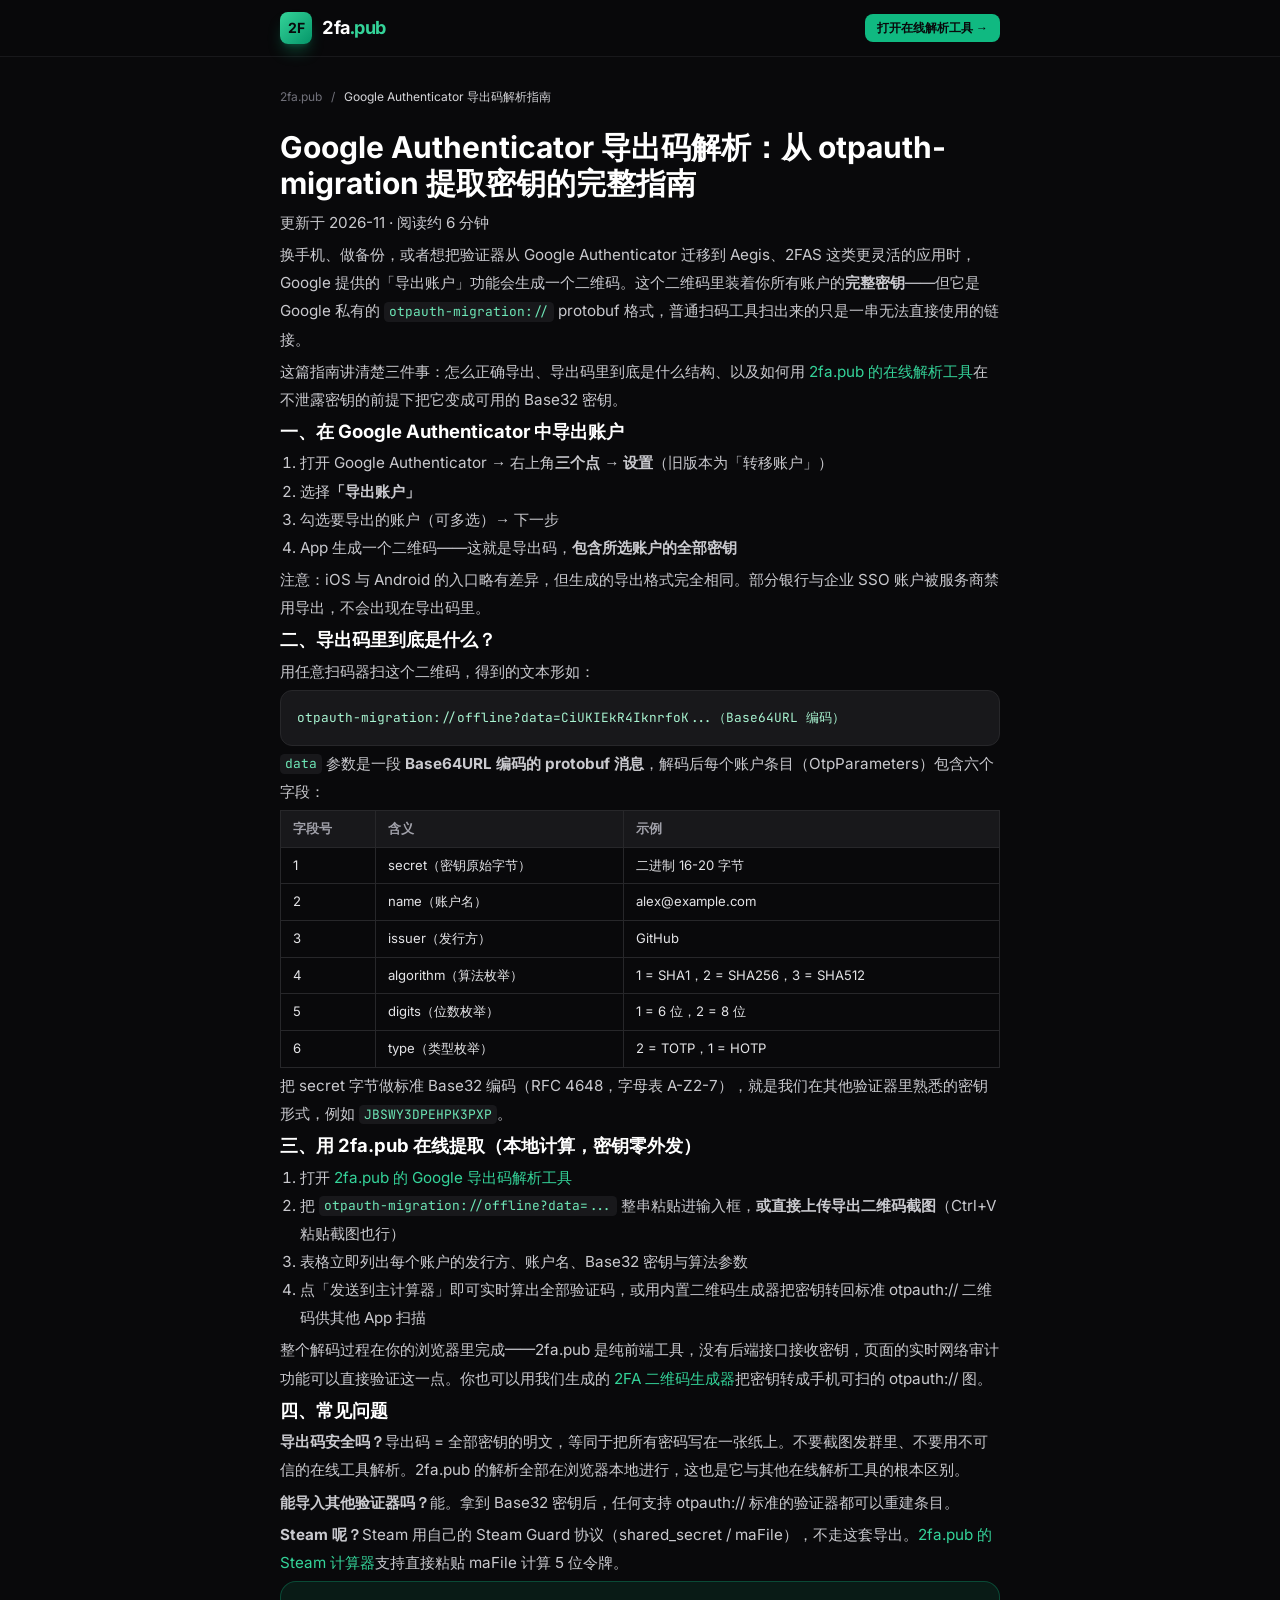
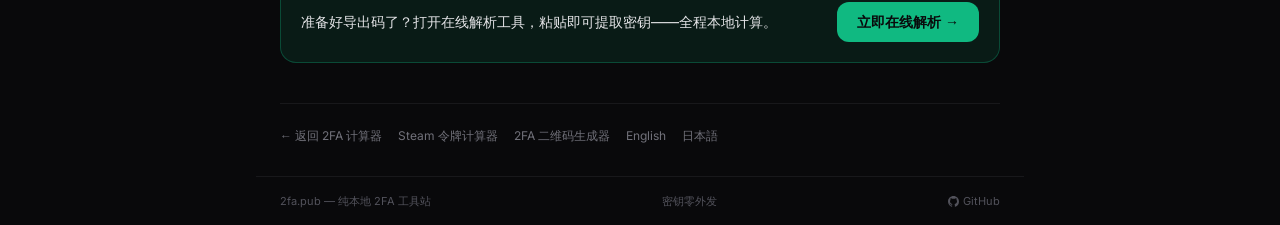
<file: guides/google-authenticator-export.html>
<!DOCTYPE html>
<html lang="zh-CN">
<head>
  <meta charset="UTF-8" />
  <meta name="viewport" content="width=device-width, initial-scale=1.0" />
  <title>Google Authenticator 导出码解析：提取 otpauth-migration 密钥完整指南 - 2fa.pub</title>
  <meta name="description" content="Google Authenticator 导出的二维码里是什么？本指南讲解导出步骤、otpauth-migration:// 链接的 protobuf 结构，以及如何用 2fa.pub 在线提取 Base32 密钥——全程本地计算，密钥零外发。" />
  <meta name="robots" content="index, follow, max-snippet:-1" />
  <link rel="canonical" href="https://2fa.pub/guides/google-authenticator-export" />
  <link rel="alternate" hreflang="zh-CN" href="https://2fa.pub/guides/google-authenticator-export" />
  <link rel="alternate" hreflang="en" href="https://2fa.pub/guides/en/google-authenticator-export" />
  <link rel="alternate" hreflang="ja" href="https://2fa.pub/guides/ja/google-authenticator-export" />
  <link rel="alternate" hreflang="x-default" href="https://2fa.pub/guides/en/google-authenticator-export" />
  <link rel="icon" type="image/png" sizes="64x64" href="/assets/icon-64.png" />
  <meta property="og:type" content="article" />
  <meta property="og:site_name" content="2fa.pub" />
  <meta property="og:locale" content="zh_CN" />
  <meta property="og:locale:alternate" content="en_US" />
  <meta property="og:locale:alternate" content="ja_JP" />
  <meta property="og:title" content="Google Authenticator 导出码解析：提取 otpauth-migration 密钥完整指南" />
  <meta property="og:description" content="讲解 Google Authenticator 导出步骤、otpauth-migration:// 的 protobuf 结构，以及如何本地提取 Base32 密钥。" />
  <meta property="og:url" content="https://2fa.pub/guides/google-authenticator-export" />
  <meta property="og:image" content="https://2fa.pub/assets/og-image.png" />
  <meta name="twitter:card" content="summary_large_image" />
  <meta name="twitter:title" content="Google Authenticator 导出码解析：提取 otpauth-migration 密钥完整指南" />
  <meta name="twitter:description" content="讲解 Google Authenticator 导出步骤、otpauth-migration:// 的 protobuf 结构，以及如何本地提取 Base32 密钥。" />
  <meta name="twitter:image" content="https://2fa.pub/assets/og-image.png" />
  <script type="application/ld+json">
  {
    "@context": "https://schema.org",
    "@graph": [
      {
        "@type": "BreadcrumbList",
        "itemListElement": [
          { "@type": "ListItem", "position": 1, "name": "2fa.pub", "item": "https://2fa.pub/" },
          { "@type": "ListItem", "position": 2, "name": "Google Authenticator 导出码解析指南", "item": "https://2fa.pub/guides/google-authenticator-export" }
        ]
      },
      {
        "@type": "FAQPage",
        "mainEntity": [
          {
            "@type": "Question",
            "name": "导出 Google Authenticator 二维码安全吗？会泄露密钥吗？",
            "acceptedAnswer": { "@type": "Answer", "text": "导出码本身包含全部账户密钥的明文编码，等同于密码本身，务必不要截图发给别人。使用 2fa.pub 解析时，全部解码在浏览器本地完成，密钥不上传任何服务器。" }
          },
          {
            "@type": "Question",
            "name": "提取出的 Base32 密钥能导入其他验证器吗？",
            "acceptedAnswer": { "@type": "Answer", "text": "可以。任何支持 otpauth:// 标准的验证器（如 Aegis、2FAS、1Password）都能用该密钥 + issuer + 账户名重建条目，或直接扫描 2fa.pub 二维码生成器生成的 otpauth:// 二维码。" }
          },
          {
            "@type": "Question",
            "name": "为什么导出码里的链接以 otpauth-migration://offline?data= 开头？",
            "acceptedAnswer": { "@type": "Answer", "text": "data 参数是 Base64（URL 变体）编码的 protobuf 消息，每个条目包含 secret 字节、账户名、发行方、算法、位数与类型六个字段。2fa.pub 的解析器直接在浏览器里解码该 protobuf。" }
          },
          {
            "@type": "Question",
            "name": "导出时提示无法导出某些账户怎么办？",
            "acceptedAnswer": { "@type": "Answer", "text": "部分服务商（如部分银行、企业 SSO）在 Google Authenticator 中禁用了导出。这类条目不会出现在导出码中，需要用服务商自己的恢复流程（备用码或重新绑定）。" }
          },
          {
            "@type": "Question",
            "name": "Steam 令牌也能这样导出吗？",
            "acceptedAnswer": { "@type": "Answer", "text": "Steam 使用自己的 Steam Guard 协议（shared_secret，通常是 maFile 格式），不走 Google 的 otpauth-migration 导出。2fa.pub 的 Steam 标签页支持直接粘贴 maFile 或 Base64 shared_secret 计算 5 位令牌。" }
          }
        ]
      }
    ]
  }
  </script>
  <link rel="stylesheet" href="/assets/tailwind.css" />
  <link rel="stylesheet" href="/assets/fonts/fonts.css" />
  <style>
    body { background-color: #09090B; color: #E4E4E7; }
    .article h2 { color: #fff; font-weight: 700; font-size: 1.15rem; margin: 2rem 0 .75rem; }
    .article p, .article li { line-height: 1.85; color: #C9C9CE; font-size: .95rem; }
    .article ol, .article ul { padding-left: 1.25rem; margin: .75rem 0; }
    .article ol { list-style: decimal; }
    .article ul { list-style: disc; }
    .article code { font-family: 'JetBrains Mono', Consolas, monospace; color: #6EE7B7; font-size: .85em; background: #18181B; padding: .1em .4em; border-radius: .35em; }
    .article pre { background: #18181B; border: 1px solid #27272A; border-radius: .75rem; padding: 1rem; overflow-x: auto; font-size: .8rem; line-height: 1.7; color: #A7F3D0; margin: 1rem 0; }
    .article table { width: 100%; font-size: .82rem; border-collapse: collapse; margin: 1rem 0; }
    .article th, .article td { border: 1px solid #27272A; padding: .5rem .75rem; text-align: left; }
    .article th { background: #18181B; color: #A1A1AA; }
  </style>
  <script type="application/ld+json">
  {
    "@context": "https://schema.org",
    "@type": "Article",
    "@id": "https://2fa.pub/guides/google-authenticator-export#article",
    "mainEntityOfPage": {"@type": "WebPage", "@id": "https://2fa.pub/guides/google-authenticator-export"},
    "headline": "Google Authenticator 导出码解析：提取 otpauth-migration 密钥完整指南",
    "description": "讲解 Google Authenticator 导出步骤、otpauth-migration:// 的 protobuf 结构，以及如何本地提取 Base32 密钥。",
    "inLanguage": "zh-CN",
    "datePublished": "2026-11-05",
    "dateModified": "2026-11-05",
    "author": {"@type": "Organization", "name": "2fa.pub", "url": "https://2fa.pub/"},
    "publisher": {
      "@type": "Organization",
      "name": "2fa.pub",
      "url": "https://2fa.pub/",
      "logo": {"@type": "ImageObject", "url": "https://2fa.pub/assets/icon-512.png"}
    },
    "image": ["https://2fa.pub/assets/og-image.png"],
    "isPartOf": {"@id": "https://2fa.pub/#website"}
  }
  </script>
</head>

<body class="min-h-screen flex flex-col selection:bg-emerald-500/30">

  <header class="border-b border-zinc-900 bg-zinc-950/80 backdrop-blur sticky top-0 z-40">
    <div class="max-w-3xl mx-auto px-4 sm:px-6 h-14 flex items-center justify-between">
      <a href="/" class="flex items-center gap-2.5 shrink-0">
        <div class="w-8 h-8 rounded-lg bg-gradient-to-br from-emerald-400 to-emerald-600 shadow-lg shadow-emerald-500/30 flex items-center justify-center">
          <span class="text-zinc-950 font-bold text-sm">2F</span>
        </div>
        <span class="text-lg font-bold tracking-tight text-white" style="font-variant-numeric: tabular-nums;">2fa<span class="text-emerald-400">.pub</span></span>
      </a>
      <a href="/google-extractor" class="px-3 py-1.5 rounded-lg bg-emerald-500 text-zinc-950 text-xs font-semibold">打开在线解析工具 →</a>
    </div>
  </header>

  <main class="max-w-3xl w-full mx-auto px-4 sm:px-6 py-8 flex-1">
    <nav class="text-xs text-zinc-500 mb-6" aria-label="面包屑">
      <a href="/" class="hover:text-emerald-400">2fa.pub</a>
      <span class="mx-1.5">/</span>
      <span class="text-zinc-300">Google Authenticator 导出码解析指南</span>
    </nav>

    <article class="article space-y-1">
      <h1 class="text-2xl sm:text-3xl font-bold text-white leading-snug mb-2">Google Authenticator 导出码解析：从 otpauth-migration 提取密钥的完整指南</h1>
      <p class="text-sm text-zinc-500 mb-6">更新于 2026-11 · 阅读约 6 分钟</p>

      <p>换手机、做备份，或者想把验证器从 Google Authenticator 迁移到 Aegis、2FAS 这类更灵活的应用时，Google 提供的「导出账户」功能会生成一个二维码。这个二维码里装着你所有账户的<strong>完整密钥</strong>——但它是 Google 私有的 <code>otpauth-migration://</code> protobuf 格式，普通扫码工具扫出来的只是一串无法直接使用的链接。</p>
      <p>这篇指南讲清楚三件事：怎么正确导出、导出码里到底是什么结构、以及如何用 <a href="/google-extractor" class="text-emerald-400 hover:underline">2fa.pub 的在线解析工具</a>在不泄露密钥的前提下把它变成可用的 Base32 密钥。</p>

      <h2>一、在 Google Authenticator 中导出账户</h2>
      <ol>
        <li>打开 Google Authenticator → 右上角<strong>三个点 → 设置</strong>（旧版本为「转移账户」）</li>
        <li>选择<strong>「导出账户」</strong></li>
        <li>勾选要导出的账户（可多选）→ 下一步</li>
        <li>App 生成一个二维码——这就是导出码，<strong>包含所选账户的全部密钥</strong></li>
      </ol>
      <p>注意：iOS 与 Android 的入口略有差异，但生成的导出格式完全相同。部分银行与企业 SSO 账户被服务商禁用导出，不会出现在导出码里。</p>

      <h2>二、导出码里到底是什么？</h2>
      <p>用任意扫码器扫这个二维码，得到的文本形如：</p>
      <pre>otpauth-migration://offline?data=CiUKIEkR4IknrfoK...（Base64URL 编码）</pre>
      <p><code>data</code> 参数是一段 <strong>Base64URL 编码的 protobuf 消息</strong>，解码后每个账户条目（OtpParameters）包含六个字段：</p>
      <table>
        <tr><th>字段号</th><th>含义</th><th>示例</th></tr>
        <tr><td>1</td><td>secret（密钥原始字节）</td><td>二进制 16-20 字节</td></tr>
        <tr><td>2</td><td>name（账户名）</td><td>alex@example.com</td></tr>
        <tr><td>3</td><td>issuer（发行方）</td><td>GitHub</td></tr>
        <tr><td>4</td><td>algorithm（算法枚举）</td><td>1 = SHA1，2 = SHA256，3 = SHA512</td></tr>
        <tr><td>5</td><td>digits（位数枚举）</td><td>1 = 6 位，2 = 8 位</td></tr>
        <tr><td>6</td><td>type（类型枚举）</td><td>2 = TOTP，1 = HOTP</td></tr>
      </table>
      <p>把 secret 字节做标准 Base32 编码（RFC 4648，字母表 A-Z2-7），就是我们在其他验证器里熟悉的密钥形式，例如 <code>JBSWY3DPEHPK3PXP</code>。</p>

      <h2>三、用 2fa.pub 在线提取（本地计算，密钥零外发）</h2>
      <ol>
        <li>打开 <a href="/google-extractor" class="text-emerald-400 hover:underline">2fa.pub 的 Google 导出码解析工具</a></li>
        <li>把 <code>otpauth-migration://offline?data=...</code> 整串粘贴进输入框，<strong>或直接上传导出二维码截图</strong>（Ctrl+V 粘贴截图也行）</li>
        <li>表格立即列出每个账户的发行方、账户名、Base32 密钥与算法参数</li>
        <li>点「发送到主计算器」即可实时算出全部验证码，或用内置二维码生成器把密钥转回标准 otpauth:// 二维码供其他 App 扫描</li>
      </ol>
      <p>整个解码过程在你的浏览器里完成——2fa.pub 是纯前端工具，没有后端接口接收密钥，页面的实时网络审计功能可以直接验证这一点。你也可以用我们生成的 <a href="/qr-generator" class="text-emerald-400 hover:underline">2FA 二维码生成器</a>把密钥转成手机可扫的 otpauth:// 图。</p>

      <h2>四、常见问题</h2>
      <p><strong>导出码安全吗？</strong>导出码 = 全部密钥的明文，等同于把所有密码写在一张纸上。不要截图发群里、不要用不可信的在线工具解析。2fa.pub 的解析全部在浏览器本地进行，这也是它与其他在线解析工具的根本区别。</p>
      <p><strong>能导入其他验证器吗？</strong>能。拿到 Base32 密钥后，任何支持 otpauth:// 标准的验证器都可以重建条目。</p>
      <p><strong>Steam 呢？</strong>Steam 用自己的 Steam Guard 协议（shared_secret / maFile），不走这套导出。<a href="/steam" class="text-emerald-400 hover:underline">2fa.pub 的 Steam 计算器</a>支持直接粘贴 maFile 计算 5 位令牌。</p>

      <div class="mt-10 p-5 rounded-2xl bg-emerald-500/10 border border-emerald-500/30 flex flex-col sm:flex-row items-center gap-4">
        <div class="flex-1 text-sm text-zinc-200">准备好导出码了？打开在线解析工具，粘贴即可提取密钥——全程本地计算。</div>
        <a href="/google-extractor" class="shrink-0 px-5 py-2.5 rounded-xl bg-emerald-500 text-zinc-950 font-semibold text-sm">立即在线解析 →</a>
      </div>
    </article>

    <div class="mt-10 pt-6 border-t border-zinc-900 text-xs text-zinc-500 flex flex-wrap gap-x-4 gap-y-2">
      <a href="/" class="hover:text-emerald-400">← 返回 2FA 计算器</a>
      <a href="/steam" class="hover:text-emerald-400">Steam 令牌计算器</a>
      <a href="/qr-generator" class="hover:text-emerald-400">2FA 二维码生成器</a>
      <a href="/guides/en/google-authenticator-export" class="hover:text-emerald-400">English</a>
      <a href="/guides/ja/google-authenticator-export" class="hover:text-emerald-400">日本語</a>
    </div>
  </main>

  <footer class="max-w-3xl w-full mx-auto px-4 sm:px-6 py-4 border-t border-zinc-900 text-[11px] text-zinc-600 flex items-center justify-between">
    <span>2fa.pub — 纯本地 2FA 工具站</span>
    <span>密钥零外发</span>
      <span class="inline-flex"><a href="https://github.com/yizheshen26-gif/2fa.pub" target="_blank" rel="noopener" class="inline-flex items-center gap-1 hover:text-emerald-400 transition-colors"><svg width="11" height="11" viewBox="0 0 16 16" fill="currentColor" aria-hidden="true"><path d="M8 0C3.58 0 0 3.58 0 8c0 3.54 2.29 6.53 5.47 7.59.4.07.55-.17.55-.38 0-.19-.01-.82-.01-1.49-2.01.37-2.53-.49-2.69-.94-.09-.23-.48-.94-.82-1.13-.28-.15-.68-.52-.01-.53.63-.01 1.08.58 1.23.82.72 1.21 1.87.87 2.33.66.07-.52.28-.87.51-1.07-1.78-.2-3.64-.89-3.64-3.95 0-.87.31-1.59.82-2.15-.08-.2-.36-1.02.08-2.12 0 0 .67-.21 2.2.82.64-.18 1.32-.27 2-.27s1.36.09 2 .27c1.53-1.04 2.2-.82 2.2-.82.44 1.1.16 1.92.08 2.12.51.56.82 1.27.82 2.15 0 3.07-1.87 3.75-3.65 3.95.29.25.54.73.54 1.48 0 1.07-.01 1.93-.01 2.2 0 .21.15.46.55.38A8.01 8.01 0 0 0 16 8c0-4.42-3.58-8-8-8Z"/></svg>GitHub</a></span>
  </footer>
</body>
</html>
</file>
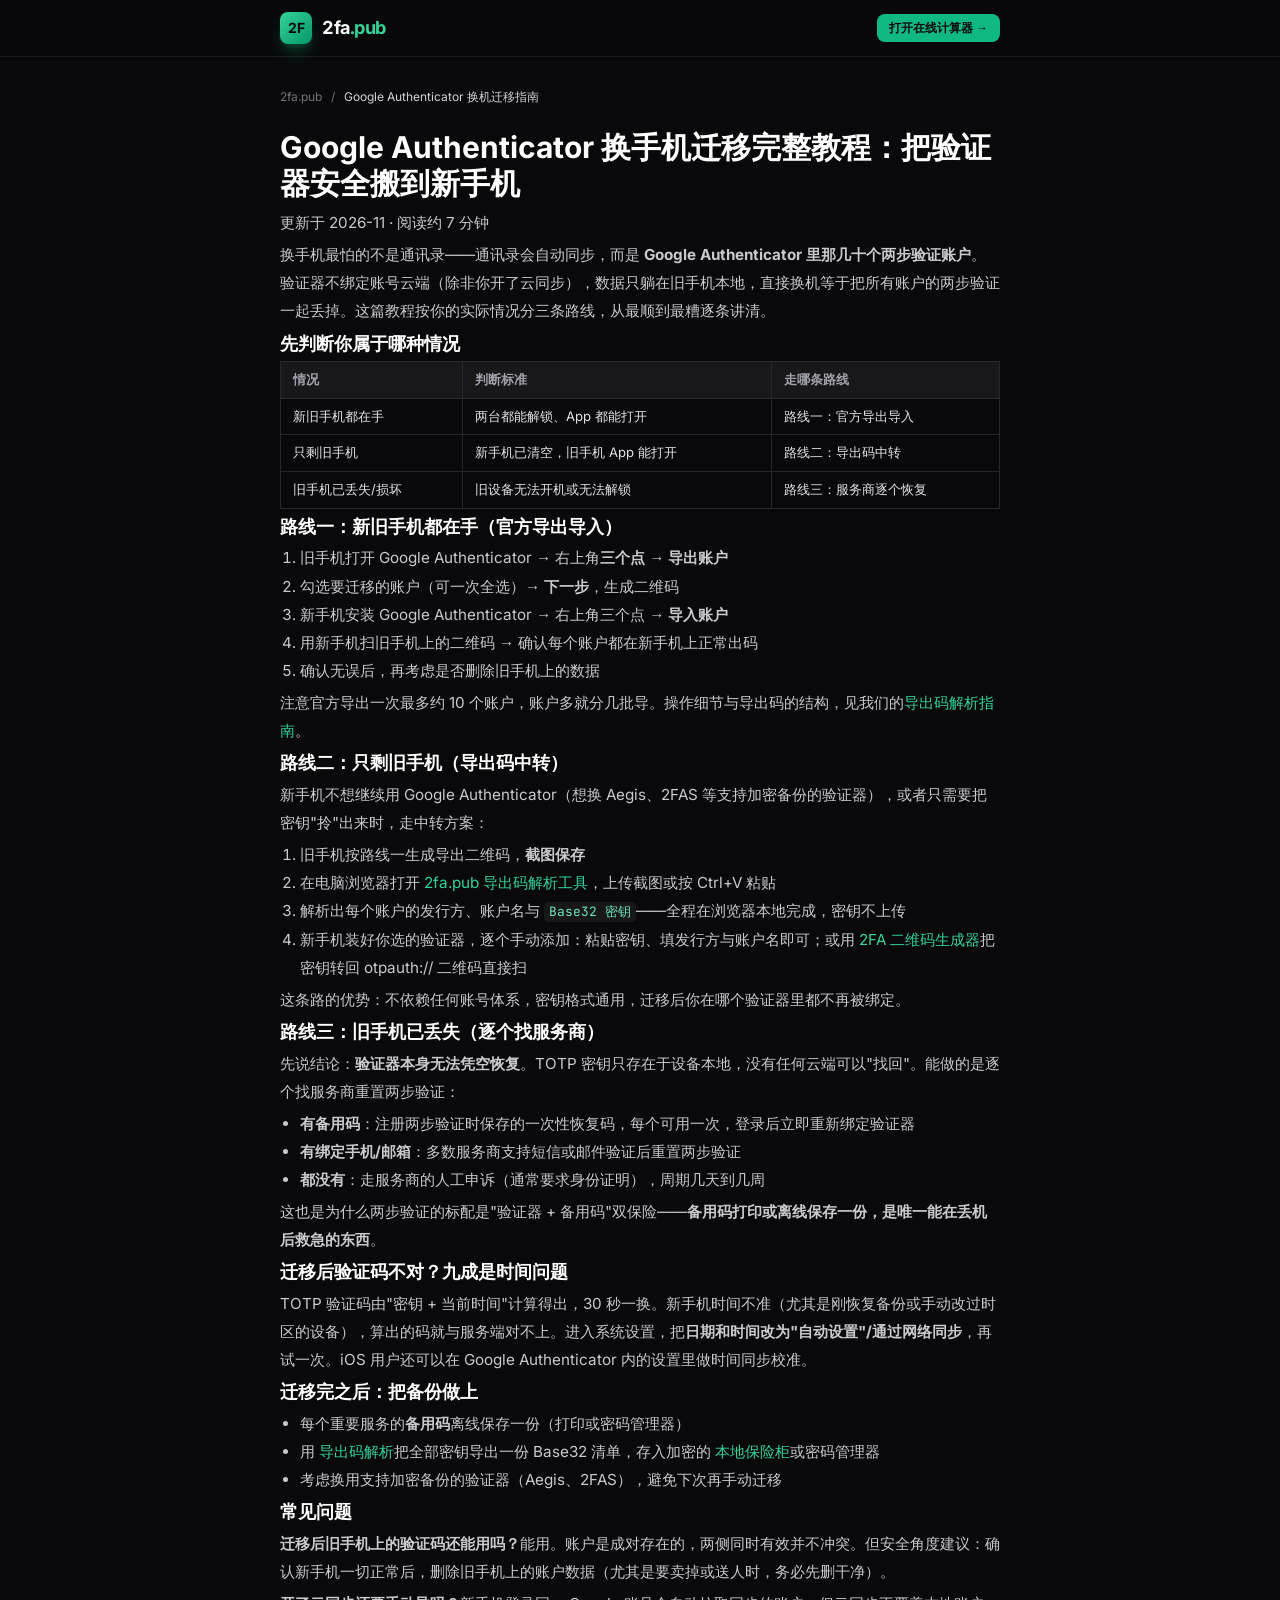
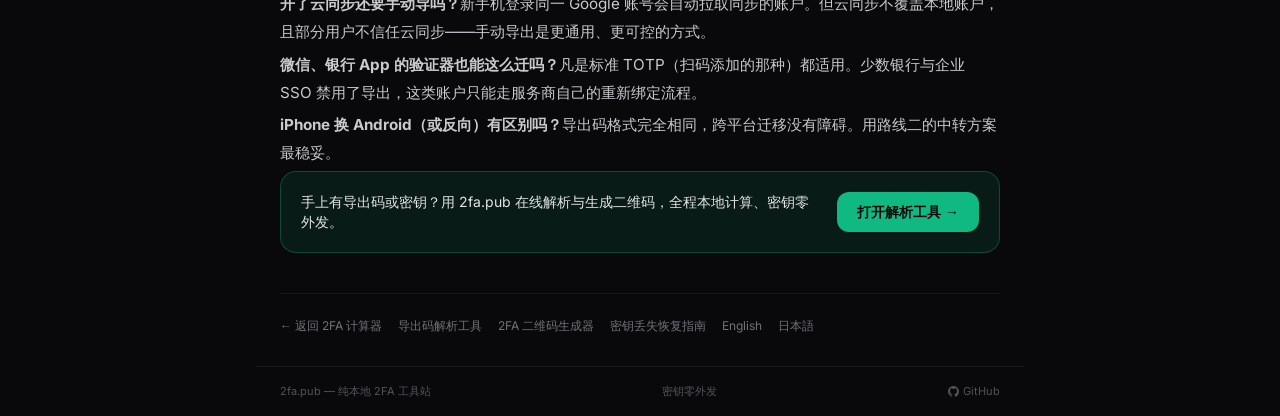
<file: guides/google-authenticator-transfer-new-phone.html>
<!DOCTYPE html>
<html lang="zh-CN">
<head>
  <meta charset="UTF-8" />
  <meta name="viewport" content="width=device-width, initial-scale=1.0" />
  <title>Google Authenticator 换手机迁移完整教程：旧手机数据转移到新手机 - 2fa.pub</title>
  <meta name="description" content="换手机时 Google Authenticator 验证器怎么迁移？本教程覆盖官方导出导入、只有旧手机时的中转方案、两台手机都没有时的恢复路径，以及迁移后验证码不对的排查方法。" />
  <meta name="robots" content="index, follow, max-snippet:-1" />
  <link rel="canonical" href="https://2fa.pub/guides/google-authenticator-transfer-new-phone" />
  <link rel="alternate" hreflang="zh-CN" href="https://2fa.pub/guides/google-authenticator-transfer-new-phone" />
  <link rel="alternate" hreflang="en" href="https://2fa.pub/guides/en/google-authenticator-transfer-new-phone" />
  <link rel="alternate" hreflang="ja" href="https://2fa.pub/guides/ja/google-authenticator-transfer-new-phone" />
  <link rel="alternate" hreflang="x-default" href="https://2fa.pub/guides/en/google-authenticator-transfer-new-phone" />
  <link rel="icon" type="image/png" sizes="64x64" href="/assets/icon-64.png" />
  <meta property="og:type" content="article" />
  <meta property="og:site_name" content="2fa.pub" />
  <meta property="og:locale" content="zh_CN" />
  <meta property="og:locale:alternate" content="en_US" />
  <meta property="og:locale:alternate" content="ja_JP" />
  <meta property="og:title" content="Google Authenticator 换手机迁移完整教程：旧手机数据转移到新手机" />
  <meta property="og:description" content="覆盖官方导出导入、只有旧手机时的中转方案、两台都没有时的恢复路径，以及迁移后验证码不对的排查方法。" />
  <meta property="og:url" content="https://2fa.pub/guides/google-authenticator-transfer-new-phone" />
  <meta property="og:image" content="https://2fa.pub/assets/og-image.png" />
  <meta name="twitter:card" content="summary_large_image" />
  <meta name="twitter:title" content="Google Authenticator 换手机迁移完整教程" />
  <meta name="twitter:description" content="覆盖官方导出导入、只有旧手机时的中转方案、两台都没有时的恢复路径。" />
  <meta name="twitter:image" content="https://2fa.pub/assets/og-image.png" />
  <script type="application/ld+json">
  {
    "@context": "https://schema.org",
    "@graph": [
      {
        "@type": "BreadcrumbList",
        "itemListElement": [
          { "@type": "ListItem", "position": 1, "name": "2fa.pub", "item": "https://2fa.pub/" },
          { "@type": "ListItem", "position": 2, "name": "Google Authenticator 换机迁移指南", "item": "https://2fa.pub/guides/google-authenticator-transfer-new-phone" }
        ]
      },
      {
        "@type": "FAQPage",
        "mainEntity": [
          {
            "@type": "Question",
            "name": "Google Authenticator 迁移到新手机后验证码不对怎么办？",
            "acceptedAnswer": { "@type": "Answer", "text": "绝大多数是手机系统时间不准导致的。TOTP 基于 30 秒时间窗计算，进入手机系统设置把时间改为自动通过网络同步（或开启定位自动时区），验证码即可恢复正常。" }
          },
          {
            "@type": "Question",
            "name": "旧手机还在但无法登录 Google 账号，还能迁移吗？",
            "acceptedAnswer": { "@type": "Answer", "text": "可以。只要旧手机上的 App 还能打开，就能通过「导出账户」生成本地二维码，用 2fa.pub 解析出 Base32 密钥后手动导入新手机，全程不需要登录任何 Google 账号。" }
          },
          {
            "@type": "Question",
            "name": "新旧手机都没有了，两步验证还能恢复吗？",
            "acceptedAnswer": { "@type": "Answer", "text": "验证器本身无法凭空恢复——密钥只存在于设备上。恢复途径只剩三条：登录各服务商后台用绑定的备用码或短信重置两步验证、使用注册时保存的恢复邮箱、或提交服务商的人工申诉。" }
          },
          {
            "@type": "Question",
            "name": "开启云同步的 Google Authenticator 需要手动迁移吗？",
            "acceptedAnswer": { "@type": "Answer", "text": "登录同一 Google 账号后验证码会自动同步到新设备，无需手动迁移。但云同步不覆盖未同步的本地账户，且部分用户出于安全考虑不开启云同步，手动导出仍是更通用的方式。" }
          },
          {
            "@type": "Question",
            "name": "迁移前应该先删旧手机上的数据吗？",
            "acceptedAnswer": { "@type": "Answer", "text": "不要。先在新手机上确认每个账户都能正常出码，再处理旧手机。账户是成对存在的——两侧同时有效不会冲突，过早删除旧数据只会让回退余地变成零。" }
          }
        ]
      }
    ]
  }
  </script>
  <link rel="stylesheet" href="/assets/tailwind.css" />
  <link rel="stylesheet" href="/assets/fonts/fonts.css" />
  <style>
    body { background-color: #09090B; color: #E4E4E7; }
    .article h2 { color: #fff; font-weight: 700; font-size: 1.15rem; margin: 2rem 0 .75rem; }
    .article p, .article li { line-height: 1.85; color: #C9C9CE; font-size: .95rem; }
    .article ol, .article ul { padding-left: 1.25rem; margin: .75rem 0; }
    .article ol { list-style: decimal; }
    .article ul { list-style: disc; }
    .article code { font-family: 'JetBrains Mono', Consolas, monospace; color: #6EE7B7; font-size: .85em; background: #18181B; padding: .1em .4em; border-radius: .35em; }
    .article pre { background: #18181B; border: 1px solid #27272A; border-radius: .75rem; padding: 1rem; overflow-x: auto; font-size: .8rem; line-height: 1.7; color: #A7F3D0; margin: 1rem 0; }
    .article table { width: 100%; font-size: .82rem; border-collapse: collapse; margin: 1rem 0; }
    .article th, .article td { border: 1px solid #27272A; padding: .5rem .75rem; text-align: left; }
    .article th { background: #18181B; color: #A1A1AA; }
  </style>
  <script type="application/ld+json">
  {
    "@context": "https://schema.org",
    "@type": "Article",
    "@id": "https://2fa.pub/guides/google-authenticator-transfer-new-phone#article",
    "mainEntityOfPage": {"@type": "WebPage", "@id": "https://2fa.pub/guides/google-authenticator-transfer-new-phone"},
    "headline": "Google Authenticator 换手机迁移完整教程：旧手机数据转移到新手机",
    "description": "覆盖官方导出导入、只有旧手机时的中转方案、两台都没有时的恢复路径，以及迁移后验证码不对的排查方法。",
    "inLanguage": "zh-CN",
    "datePublished": "2026-11-10",
    "dateModified": "2026-11-10",
    "author": {"@type": "Organization", "name": "2fa.pub", "url": "https://2fa.pub/"},
    "publisher": {
      "@type": "Organization",
      "name": "2fa.pub",
      "url": "https://2fa.pub/",
      "logo": {"@type": "ImageObject", "url": "https://2fa.pub/assets/icon-512.png"}
    },
    "image": ["https://2fa.pub/assets/og-image.png"],
    "isPartOf": {"@id": "https://2fa.pub/#website"}
  }
  </script>
</head>

<body class="min-h-screen flex flex-col selection:bg-emerald-500/30">

  <header class="border-b border-zinc-900 bg-zinc-950/80 backdrop-blur sticky top-0 z-40">
    <div class="max-w-3xl mx-auto px-4 sm:px-6 h-14 flex items-center justify-between">
      <a href="/" class="flex items-center gap-2.5 shrink-0">
        <div class="w-8 h-8 rounded-lg bg-gradient-to-br from-emerald-400 to-emerald-600 shadow-lg shadow-emerald-500/30 flex items-center justify-center">
          <span class="text-zinc-950 font-bold text-sm">2F</span>
        </div>
        <span class="text-lg font-bold tracking-tight text-white" style="font-variant-numeric: tabular-nums;">2fa<span class="text-emerald-400">.pub</span></span>
      </a>
      <a href="/" class="px-3 py-1.5 rounded-lg bg-emerald-500 text-zinc-950 text-xs font-semibold">打开在线计算器 →</a>
    </div>
  </header>

  <main class="max-w-3xl w-full mx-auto px-4 sm:px-6 py-8 flex-1">
    <nav class="text-xs text-zinc-500 mb-6" aria-label="面包屑">
      <a href="/" class="hover:text-emerald-400">2fa.pub</a>
      <span class="mx-1.5">/</span>
      <span class="text-zinc-300">Google Authenticator 换机迁移指南</span>
    </nav>

    <article class="article space-y-1">
      <h1 class="text-2xl sm:text-3xl font-bold text-white leading-snug mb-2">Google Authenticator 换手机迁移完整教程：把验证器安全搬到新手机</h1>
      <p class="text-sm text-zinc-500 mb-6">更新于 2026-11 · 阅读约 7 分钟</p>

      <p>换手机最怕的不是通讯录——通讯录会自动同步，而是 <strong>Google Authenticator 里那几十个两步验证账户</strong>。验证器不绑定账号云端（除非你开了云同步），数据只躺在旧手机本地，直接换机等于把所有账户的两步验证一起丢掉。这篇教程按你的实际情况分三条路线，从最顺到最糟逐条讲清。</p>

      <h2>先判断你属于哪种情况</h2>
      <table>
        <tr><th>情况</th><th>判断标准</th><th>走哪条路线</th></tr>
        <tr><td>新旧手机都在手</td><td>两台都能解锁、App 都能打开</td><td>路线一：官方导出导入</td></tr>
        <tr><td>只剩旧手机</td><td>新手机已清空，旧手机 App 能打开</td><td>路线二：导出码中转</td></tr>
        <tr><td>旧手机已丢失/损坏</td><td>旧设备无法开机或无法解锁</td><td>路线三：服务商逐个恢复</td></tr>
      </table>

      <h2>路线一：新旧手机都在手（官方导出导入）</h2>
      <ol>
        <li>旧手机打开 Google Authenticator → 右上角<strong>三个点 → 导出账户</strong></li>
        <li>勾选要迁移的账户（可一次全选）→ <strong>下一步</strong>，生成二维码</li>
        <li>新手机安装 Google Authenticator → 右上角三个点 → <strong>导入账户</strong></li>
        <li>用新手机扫旧手机上的二维码 → 确认每个账户都在新手机上正常出码</li>
        <li>确认无误后，再考虑是否删除旧手机上的数据</li>
      </ol>
      <p>注意官方导出一次最多约 10 个账户，账户多就分几批导。操作细节与导出码的结构，见我们的<a href="/guides/google-authenticator-export" class="text-emerald-400 hover:underline">导出码解析指南</a>。</p>

      <h2>路线二：只剩旧手机（导出码中转）</h2>
      <p>新手机不想继续用 Google Authenticator（想换 Aegis、2FAS 等支持加密备份的验证器），或者只需要把密钥"拎"出来时，走中转方案：</p>
      <ol>
        <li>旧手机按路线一生成导出二维码，<strong>截图保存</strong></li>
        <li>在电脑浏览器打开 <a href="/google-extractor" class="text-emerald-400 hover:underline">2fa.pub 导出码解析工具</a>，上传截图或按 Ctrl+V 粘贴</li>
        <li>解析出每个账户的发行方、账户名与 <code>Base32 密钥</code>——全程在浏览器本地完成，密钥不上传</li>
        <li>新手机装好你选的验证器，逐个手动添加：粘贴密钥、填发行方与账户名即可；或用 <a href="/qr-generator" class="text-emerald-400 hover:underline">2FA 二维码生成器</a>把密钥转回 otpauth:// 二维码直接扫</li>
      </ol>
      <p>这条路的优势：不依赖任何账号体系，密钥格式通用，迁移后你在哪个验证器里都不再被绑定。</p>

      <h2>路线三：旧手机已丢失（逐个找服务商）</h2>
      <p>先说结论：<strong>验证器本身无法凭空恢复</strong>。TOTP 密钥只存在于设备本地，没有任何云端可以"找回"。能做的是逐个找服务商重置两步验证：</p>
      <ul>
        <li><strong>有备用码</strong>：注册两步验证时保存的一次性恢复码，每个可用一次，登录后立即重新绑定验证器</li>
        <li><strong>有绑定手机/邮箱</strong>：多数服务商支持短信或邮件验证后重置两步验证</li>
        <li><strong>都没有</strong>：走服务商的人工申诉（通常要求身份证明），周期几天到几周</li>
      </ul>
      <p>这也是为什么两步验证的标配是"验证器 + 备用码"双保险——<strong>备用码打印或离线保存一份，是唯一能在丢机后救急的东西</strong>。</p>

      <h2>迁移后验证码不对？九成是时间问题</h2>
      <p>TOTP 验证码由"密钥 + 当前时间"计算得出，30 秒一换。新手机时间不准（尤其是刚恢复备份或手动改过时区的设备），算出的码就与服务端对不上。进入系统设置，把<strong>日期和时间改为"自动设置"/通过网络同步</strong>，再试一次。iOS 用户还可以在 Google Authenticator 内的设置里做时间同步校准。</p>

      <h2>迁移完之后：把备份做上</h2>
      <ul>
        <li>每个重要服务的<strong>备用码</strong>离线保存一份（打印或密码管理器）</li>
        <li>用 <a href="/guides/google-authenticator-export" class="text-emerald-400 hover:underline">导出码解析</a>把全部密钥导出一份 Base32 清单，存入加密的 <a href="/vault" class="text-emerald-400 hover:underline">本地保险柜</a>或密码管理器</li>
        <li>考虑换用支持加密备份的验证器（Aegis、2FAS），避免下次再手动迁移</li>
      </ul>

      <h2>常见问题</h2>
      <p><strong>迁移后旧手机上的验证码还能用吗？</strong>能用。账户是成对存在的，两侧同时有效并不冲突。但安全角度建议：确认新手机一切正常后，删除旧手机上的账户数据（尤其是要卖掉或送人时，务必先删干净）。</p>
      <p><strong>开了云同步还要手动导吗？</strong>新手机登录同一 Google 账号会自动拉取同步的账户。但云同步不覆盖本地账户，且部分用户不信任云同步——手动导出是更通用、更可控的方式。</p>
      <p><strong>微信、银行 App 的验证器也能这么迁吗？</strong>凡是标准 TOTP（扫码添加的那种）都适用。少数银行与企业 SSO 禁用了导出，这类账户只能走服务商自己的重新绑定流程。</p>
      <p><strong>iPhone 换 Android（或反向）有区别吗？</strong>导出码格式完全相同，跨平台迁移没有障碍。用路线二的中转方案最稳妥。</p>

      <div class="mt-10 p-5 rounded-2xl bg-emerald-500/10 border border-emerald-500/30 flex flex-col sm:flex-row items-center gap-4">
        <div class="flex-1 text-sm text-zinc-200">手上有导出码或密钥？用 2fa.pub 在线解析与生成二维码，全程本地计算、密钥零外发。</div>
        <a href="/google-extractor" class="shrink-0 px-5 py-2.5 rounded-xl bg-emerald-500 text-zinc-950 font-semibold text-sm">打开解析工具 →</a>
      </div>
    </article>

    <div class="mt-10 pt-6 border-t border-zinc-900 text-xs text-zinc-500 flex flex-wrap gap-x-4 gap-y-2">
      <a href="/" class="hover:text-emerald-400">← 返回 2FA 计算器</a>
      <a href="/google-extractor" class="hover:text-emerald-400">导出码解析工具</a>
      <a href="/qr-generator" class="hover:text-emerald-400">2FA 二维码生成器</a>
      <a href="/guides/lost-2fa-secret-recovery" class="hover:text-emerald-400">密钥丢失恢复指南</a>
      <a href="/guides/en/google-authenticator-transfer-new-phone" class="hover:text-emerald-400">English</a>
      <a href="/guides/ja/google-authenticator-transfer-new-phone" class="hover:text-emerald-400">日本語</a>
    </div>
  </main>

  <footer class="max-w-3xl w-full mx-auto px-4 sm:px-6 py-4 border-t border-zinc-900 text-[11px] text-zinc-600 flex items-center justify-between">
    <span>2fa.pub — 纯本地 2FA 工具站</span>
    <span>密钥零外发</span>
      <span class="inline-flex"><a href="https://github.com/yizheshen26-gif/2fa.pub" target="_blank" rel="noopener" class="inline-flex items-center gap-1 hover:text-emerald-400 transition-colors"><svg width="11" height="11" viewBox="0 0 16 16" fill="currentColor" aria-hidden="true"><path d="M8 0C3.58 0 0 3.58 0 8c0 3.54 2.29 6.53 5.47 7.59.4.07.55-.17.55-.38 0-.19-.01-.82-.01-1.49-2.01.37-2.53-.49-2.69-.94-.09-.23-.48-.94-.82-1.13-.28-.15-.68-.52-.01-.53.63-.01 1.08.58 1.23.82.72 1.21 1.87.87 2.33.66.07-.52.28-.87.51-1.07-1.78-.2-3.64-.89-3.64-3.95 0-.87.31-1.59.82-2.15-.08-.2-.36-1.02.08-2.12 0 0 .67-.21 2.2.82.64-.18 1.32-.27 2-.27s1.36.09 2 .27c1.53-1.04 2.2-.82 2.2-.82.44 1.1.16 1.92.08 2.12.51.56.82 1.27.82 2.15 0 3.07-1.87 3.75-3.65 3.95.29.25.54.73.54 1.48 0 1.07-.01 1.93-.01 2.2 0 .21.15.46.55.38A8.01 8.01 0 0 0 16 8c0-4.42-3.58-8-8-8Z"/></svg>GitHub</a></span>
  </footer>
</body>
</html>
</file>
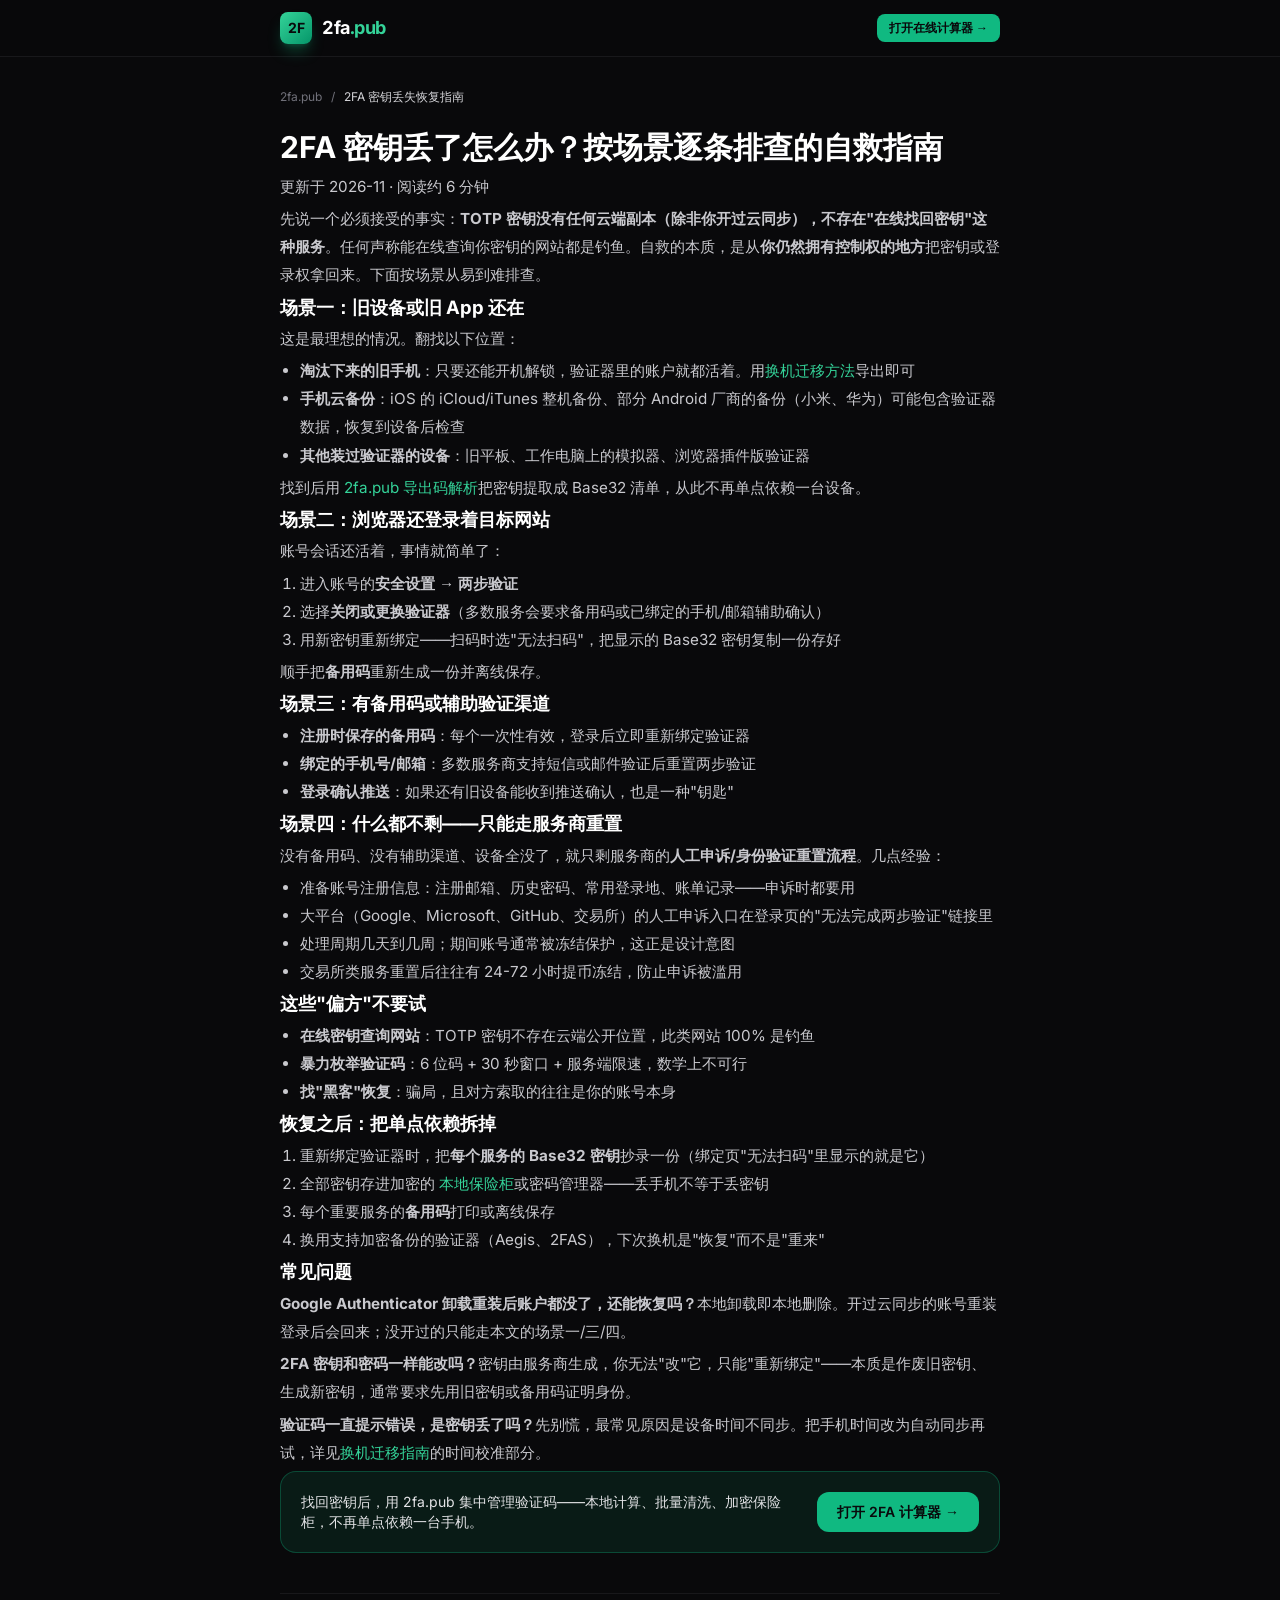
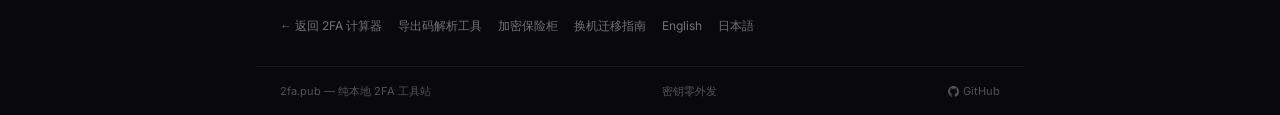
<file: guides/lost-2fa-secret-recovery.html>
<!DOCTYPE html>
<html lang="zh-CN">
<head>
  <meta charset="UTF-8" />
  <meta name="viewport" content="width=device-width, initial-scale=1.0" />
  <title>2FA 密钥丢了怎么办？两步验证码无法生成的自救指南 - 2fa.pub</title>
  <meta name="description" content="谷歌验证器密钥丢失、换机后 2FA 用不了？按场景排查：旧设备、已登录会话、备份码、邮件激活链接、服务商重置。哪些能救、哪些只能重置，一步步讲清。" />
  <meta name="robots" content="index, follow, max-snippet:-1" />
  <link rel="canonical" href="https://2fa.pub/guides/lost-2fa-secret-recovery" />
  <link rel="alternate" hreflang="zh-CN" href="https://2fa.pub/guides/lost-2fa-secret-recovery" />
  <link rel="alternate" hreflang="en" href="https://2fa.pub/guides/en/lost-2fa-secret-recovery" />
  <link rel="alternate" hreflang="ja" href="https://2fa.pub/guides/ja/lost-2fa-secret-recovery" />
  <link rel="alternate" hreflang="x-default" href="https://2fa.pub/guides/en/lost-2fa-secret-recovery" />
  <link rel="icon" type="image/png" sizes="64x64" href="/assets/icon-64.png" />
  <meta property="og:type" content="article" />
  <meta property="og:site_name" content="2fa.pub" />
  <meta property="og:locale" content="zh_CN" />
  <meta property="og:locale:alternate" content="en_US" />
  <meta property="og:locale:alternate" content="ja_JP" />
  <meta property="og:title" content="2FA 密钥丢了怎么办？两步验证码无法生成的自救指南" />
  <meta property="og:description" content="按场景排查 2FA 密钥丢失：旧设备、已登录会话、备份码、服务商重置。哪些能救、哪些只能重置。" />
  <meta property="og:url" content="https://2fa.pub/guides/lost-2fa-secret-recovery" />
  <meta property="og:image" content="https://2fa.pub/assets/og-image.png" />
  <meta name="twitter:card" content="summary_large_image" />
  <meta name="twitter:title" content="2FA 密钥丢了怎么办？两步验证码无法生成的自救指南" />
  <meta name="twitter:description" content="按场景排查 2FA 密钥丢失：旧设备、已登录会话、备份码、服务商重置。" />
  <meta name="twitter:image" content="https://2fa.pub/assets/og-image.png" />
  <script type="application/ld+json">
  {
    "@context": "https://schema.org",
    "@graph": [
      {
        "@type": "BreadcrumbList",
        "itemListElement": [
          { "@type": "ListItem", "position": 1, "name": "2fa.pub", "item": "https://2fa.pub/" },
          { "@type": "ListItem", "position": 2, "name": "2FA 密钥丢失恢复指南", "item": "https://2fa.pub/guides/lost-2fa-secret-recovery" }
        ]
      },
      {
        "@type": "FAQPage",
        "mainEntity": [
          {
            "@type": "Question",
            "name": "谷歌验证器卸载了，密钥还能找回来吗？",
            "acceptedAnswer": { "@type": "Answer", "text": "卸载 App 通常会连同密钥一起删除，且没有云端可以找回（除非开启过云同步）。能尝试的只有：手机备份恢复、检查是否有旧设备残留数据、或走各服务商的重置流程。" }
          },
          {
            "@type": "Question",
            "name": "在线能查到我的 2FA 密钥吗？",
            "acceptedAnswer": { "@type": "Answer", "text": "不能，也不应该。TOTP 密钥只存在于你的设备和服务商数据库，任何声称能在线查询密钥的服务都是骗局或钓鱼。真正可行的自救只发生在你自己仍有控制权的渠道上。" }
          },
          {
            "@type": "Question",
            "name": "账号还能登录，但没有验证码，怎么重新绑定？",
            "acceptedAnswer": { "@type": "Answer", "text": "在安全设置里先关闭两步验证（多数服务会要求备用码或短信/邮箱辅助验证），再用新密钥重新扫码绑定。关闭前把新验证器先配好会更稳妥。" }
          },
          {
            "@type": "Question",
            "name": "怎么避免下次再丢？",
            "acceptedAnswer": { "@type": "Answer", "text": "三件事：导出全部 Base32 密钥离线保存（加密存储）、每个重要服务保存备用码、换用支持加密备份的验证器如 Aegis 或 2FAS。" }
          }
        ]
      }
    ]
  }
  </script>
  <link rel="stylesheet" href="/assets/tailwind.css" />
  <link rel="stylesheet" href="/assets/fonts/fonts.css" />
  <style>
    body { background-color: #09090B; color: #E4E4E7; }
    .article h2 { color: #fff; font-weight: 700; font-size: 1.15rem; margin: 2rem 0 .75rem; }
    .article p, .article li { line-height: 1.85; color: #C9C9CE; font-size: .95rem; }
    .article ol, .article ul { padding-left: 1.25rem; margin: .75rem 0; }
    .article ol { list-style: decimal; }
    .article ul { list-style: disc; }
    .article code { font-family: 'JetBrains Mono', Consolas, monospace; color: #6EE7B7; font-size: .85em; background: #18181B; padding: .1em .4em; border-radius: .35em; }
    .article pre { background: #18181B; border: 1px solid #27272A; border-radius: .75rem; padding: 1rem; overflow-x: auto; font-size: .8rem; line-height: 1.7; color: #A7F3D0; margin: 1rem 0; }
    .article table { width: 100%; font-size: .82rem; border-collapse: collapse; margin: 1rem 0; }
    .article th, .article td { border: 1px solid #27272A; padding: .5rem .75rem; text-align: left; }
    .article th { background: #18181B; color: #A1A1AA; }
  </style>
  <script type="application/ld+json">
  {
    "@context": "https://schema.org",
    "@type": "Article",
    "@id": "https://2fa.pub/guides/lost-2fa-secret-recovery#article",
    "mainEntityOfPage": {"@type": "WebPage", "@id": "https://2fa.pub/guides/lost-2fa-secret-recovery"},
    "headline": "2FA 密钥丢了怎么办？两步验证码无法生成的自救指南",
    "description": "按场景排查 2FA 密钥丢失：旧设备、已登录会话、备份码、服务商重置。哪些能救、哪些只能重置。",
    "inLanguage": "zh-CN",
    "datePublished": "2026-11-10",
    "dateModified": "2026-11-10",
    "author": {"@type": "Organization", "name": "2fa.pub", "url": "https://2fa.pub/"},
    "publisher": {
      "@type": "Organization",
      "name": "2fa.pub",
      "url": "https://2fa.pub/",
      "logo": {"@type": "ImageObject", "url": "https://2fa.pub/assets/icon-512.png"}
    },
    "image": ["https://2fa.pub/assets/og-image.png"],
    "isPartOf": {"@id": "https://2fa.pub/#website"}
  }
  </script>
</head>

<body class="min-h-screen flex flex-col selection:bg-emerald-500/30">

  <header class="border-b border-zinc-900 bg-zinc-950/80 backdrop-blur sticky top-0 z-40">
    <div class="max-w-3xl mx-auto px-4 sm:px-6 h-14 flex items-center justify-between">
      <a href="/" class="flex items-center gap-2.5 shrink-0">
        <div class="w-8 h-8 rounded-lg bg-gradient-to-br from-emerald-400 to-emerald-600 shadow-lg shadow-emerald-500/30 flex items-center justify-center">
          <span class="text-zinc-950 font-bold text-sm">2F</span>
        </div>
        <span class="text-lg font-bold tracking-tight text-white" style="font-variant-numeric: tabular-nums;">2fa<span class="text-emerald-400">.pub</span></span>
      </a>
      <a href="/" class="px-3 py-1.5 rounded-lg bg-emerald-500 text-zinc-950 text-xs font-semibold">打开在线计算器 →</a>
    </div>
  </header>

  <main class="max-w-3xl w-full mx-auto px-4 sm:px-6 py-8 flex-1">
    <nav class="text-xs text-zinc-500 mb-6" aria-label="面包屑">
      <a href="/" class="hover:text-emerald-400">2fa.pub</a>
      <span class="mx-1.5">/</span>
      <span class="text-zinc-300">2FA 密钥丢失恢复指南</span>
    </nav>

    <article class="article space-y-1">
      <h1 class="text-2xl sm:text-3xl font-bold text-white leading-snug mb-2">2FA 密钥丢了怎么办？按场景逐条排查的自救指南</h1>
      <p class="text-sm text-zinc-500 mb-6">更新于 2026-11 · 阅读约 6 分钟</p>

      <p>先说一个必须接受的事实：<strong>TOTP 密钥没有任何云端副本（除非你开过云同步），不存在"在线找回密钥"这种服务</strong>。任何声称能在线查询你密钥的网站都是钓鱼。自救的本质，是从<strong>你仍然拥有控制权的地方</strong>把密钥或登录权拿回来。下面按场景从易到难排查。</p>

      <h2>场景一：旧设备或旧 App 还在</h2>
      <p>这是最理想的情况。翻找以下位置：</p>
      <ul>
        <li><strong>淘汰下来的旧手机</strong>：只要还能开机解锁，验证器里的账户就都活着。用<a href="/guides/google-authenticator-transfer-new-phone" class="text-emerald-400 hover:underline">换机迁移方法</a>导出即可</li>
        <li><strong>手机云备份</strong>：iOS 的 iCloud/iTunes 整机备份、部分 Android 厂商的备份（小米、华为）可能包含验证器数据，恢复到设备后检查</li>
        <li><strong>其他装过验证器的设备</strong>：旧平板、工作电脑上的模拟器、浏览器插件版验证器</li>
      </ul>
      <p>找到后用 <a href="/google-extractor" class="text-emerald-400 hover:underline">2fa.pub 导出码解析</a>把密钥提取成 Base32 清单，从此不再单点依赖一台设备。</p>

      <h2>场景二：浏览器还登录着目标网站</h2>
      <p>账号会话还活着，事情就简单了：</p>
      <ol>
        <li>进入账号的<strong>安全设置 → 两步验证</strong></li>
        <li>选择<strong>关闭或更换验证器</strong>（多数服务会要求备用码或已绑定的手机/邮箱辅助确认）</li>
        <li>用新密钥重新绑定——扫码时选"无法扫码"，把显示的 Base32 密钥复制一份存好</li>
      </ol>
      <p>顺手把<strong>备用码</strong>重新生成一份并离线保存。</p>

      <h2>场景三：有备用码或辅助验证渠道</h2>
      <ul>
        <li><strong>注册时保存的备用码</strong>：每个一次性有效，登录后立即重新绑定验证器</li>
        <li><strong>绑定的手机号/邮箱</strong>：多数服务商支持短信或邮件验证后重置两步验证</li>
        <li><strong>登录确认推送</strong>：如果还有旧设备能收到推送确认，也是一种"钥匙"</li>
      </ul>

      <h2>场景四：什么都不剩——只能走服务商重置</h2>
      <p>没有备用码、没有辅助渠道、设备全没了，就只剩服务商的<strong>人工申诉/身份验证重置流程</strong>。几点经验：</p>
      <ul>
        <li>准备账号注册信息：注册邮箱、历史密码、常用登录地、账单记录——申诉时都要用</li>
        <li>大平台（Google、Microsoft、GitHub、交易所）的人工申诉入口在登录页的"无法完成两步验证"链接里</li>
        <li>处理周期几天到几周；期间账号通常被冻结保护，这正是设计意图</li>
        <li>交易所类服务重置后往往有 24-72 小时提币冻结，防止申诉被滥用</li>
      </ul>

      <h2>这些"偏方"不要试</h2>
      <ul>
        <li><strong>在线密钥查询网站</strong>：TOTP 密钥不存在云端公开位置，此类网站 100% 是钓鱼</li>
        <li><strong>暴力枚举验证码</strong>：6 位码 + 30 秒窗口 + 服务端限速，数学上不可行</li>
        <li><strong>找"黑客"恢复</strong>：骗局，且对方索取的往往是你的账号本身</li>
      </ul>

      <h2>恢复之后：把单点依赖拆掉</h2>
      <ol>
        <li>重新绑定验证器时，把<strong>每个服务的 Base32 密钥</strong>抄录一份（绑定页"无法扫码"里显示的就是它）</li>
        <li>全部密钥存进加密的 <a href="/vault" class="text-emerald-400 hover:underline">本地保险柜</a>或密码管理器——丢手机不等于丢密钥</li>
        <li>每个重要服务的<strong>备用码</strong>打印或离线保存</li>
        <li>换用支持加密备份的验证器（Aegis、2FAS），下次换机是"恢复"而不是"重来"</li>
      </ol>

      <h2>常见问题</h2>
      <p><strong>Google Authenticator 卸载重装后账户都没了，还能恢复吗？</strong>本地卸载即本地删除。开过云同步的账号重装登录后会回来；没开过的只能走本文的场景一/三/四。</p>
      <p><strong>2FA 密钥和密码一样能改吗？</strong>密钥由服务商生成，你无法"改"它，只能"重新绑定"——本质是作废旧密钥、生成新密钥，通常要求先用旧密钥或备用码证明身份。</p>
      <p><strong>验证码一直提示错误，是密钥丢了吗？</strong>先别慌，最常见原因是设备时间不同步。把手机时间改为自动同步再试，详见<a href="/guides/google-authenticator-transfer-new-phone" class="text-emerald-400 hover:underline">换机迁移指南</a>的时间校准部分。</p>

      <div class="mt-10 p-5 rounded-2xl bg-emerald-500/10 border border-emerald-500/30 flex flex-col sm:flex-row items-center gap-4">
        <div class="flex-1 text-sm text-zinc-200">找回密钥后，用 2fa.pub 集中管理验证码——本地计算、批量清洗、加密保险柜，不再单点依赖一台手机。</div>
        <a href="/" class="shrink-0 px-5 py-2.5 rounded-xl bg-emerald-500 text-zinc-950 font-semibold text-sm">打开 2FA 计算器 →</a>
      </div>
    </article>

    <div class="mt-10 pt-6 border-t border-zinc-900 text-xs text-zinc-500 flex flex-wrap gap-x-4 gap-y-2">
      <a href="/" class="hover:text-emerald-400">← 返回 2FA 计算器</a>
      <a href="/google-extractor" class="hover:text-emerald-400">导出码解析工具</a>
      <a href="/vault" class="hover:text-emerald-400">加密保险柜</a>
      <a href="/guides/google-authenticator-transfer-new-phone" class="hover:text-emerald-400">换机迁移指南</a>
      <a href="/guides/en/lost-2fa-secret-recovery" class="hover:text-emerald-400">English</a>
      <a href="/guides/ja/lost-2fa-secret-recovery" class="hover:text-emerald-400">日本語</a>
    </div>
  </main>

  <footer class="max-w-3xl w-full mx-auto px-4 sm:px-6 py-4 border-t border-zinc-900 text-[11px] text-zinc-600 flex items-center justify-between">
    <span>2fa.pub — 纯本地 2FA 工具站</span>
    <span>密钥零外发</span>
      <span class="inline-flex"><a href="https://github.com/yizheshen26-gif/2fa.pub" target="_blank" rel="noopener" class="inline-flex items-center gap-1 hover:text-emerald-400 transition-colors"><svg width="11" height="11" viewBox="0 0 16 16" fill="currentColor" aria-hidden="true"><path d="M8 0C3.58 0 0 3.58 0 8c0 3.54 2.29 6.53 5.47 7.59.4.07.55-.17.55-.38 0-.19-.01-.82-.01-1.49-2.01.37-2.53-.49-2.69-.94-.09-.23-.48-.94-.82-1.13-.28-.15-.68-.52-.01-.53.63-.01 1.08.58 1.23.82.72 1.21 1.87.87 2.33.66.07-.52.28-.87.51-1.07-1.78-.2-3.64-.89-3.64-3.95 0-.87.31-1.59.82-2.15-.08-.2-.36-1.02.08-2.12 0 0 .67-.21 2.2.82.64-.18 1.32-.27 2-.27s1.36.09 2 .27c1.53-1.04 2.2-.82 2.2-.82.44 1.1.16 1.92.08 2.12.51.56.82 1.27.82 2.15 0 3.07-1.87 3.75-3.65 3.95.29.25.54.73.54 1.48 0 1.07-.01 1.93-.01 2.2 0 .21.15.46.55.38A8.01 8.01 0 0 0 16 8c0-4.42-3.58-8-8-8Z"/></svg>GitHub</a></span>
  </footer>
</body>
</html>
</file>
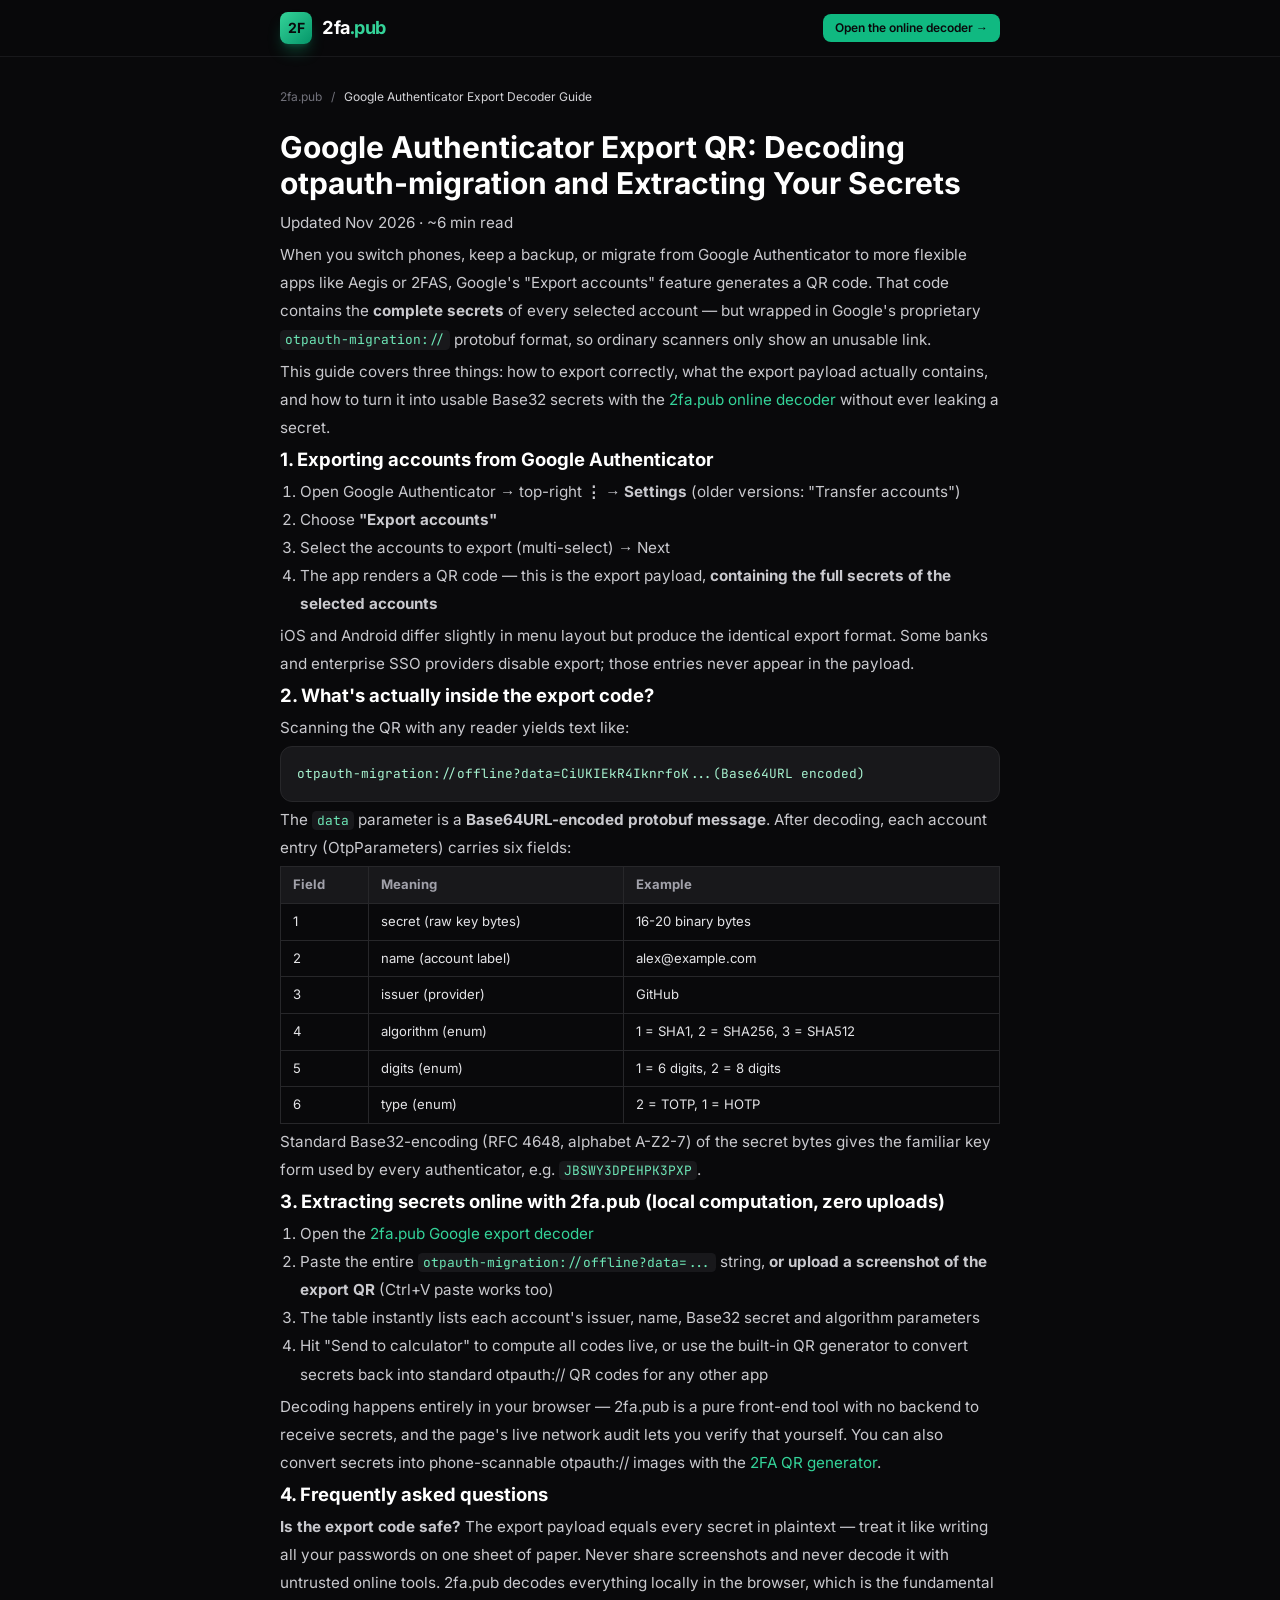
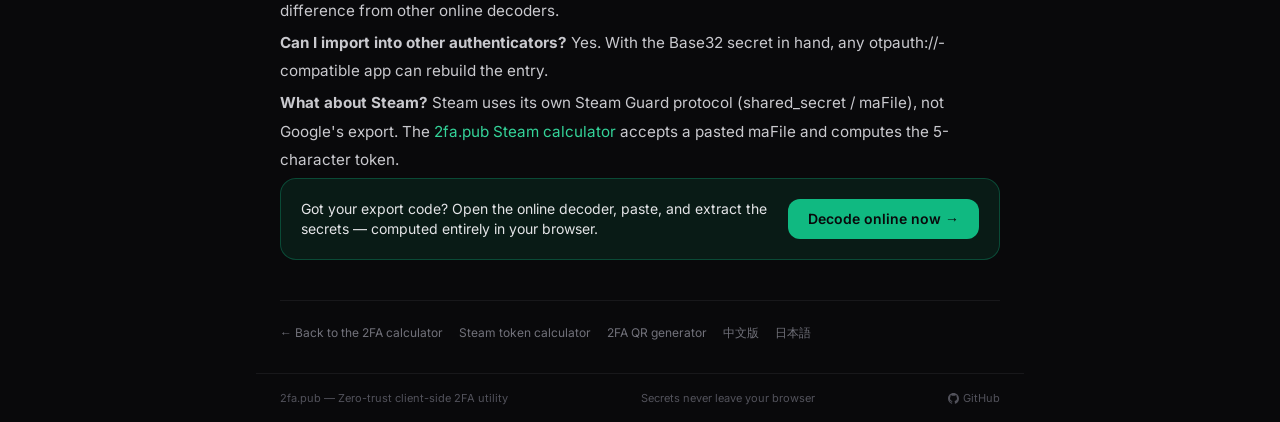
<file: guides/en/google-authenticator-export.html>
<!DOCTYPE html>
<html lang="en">
<head>
  <meta charset="UTF-8" />
  <meta name="viewport" content="width=device-width, initial-scale=1.0" />
  <title>Google Authenticator Export QR: Decode otpauth-migration & Extract Secrets - 2fa.pub</title>
  <meta name="description" content="What's inside the Google Authenticator export QR code? This guide covers the export steps, the protobuf structure of otpauth-migration:// links, and how to extract Base32 secrets locally with 2fa.pub — 100% in-browser, secrets never leave." />
  <meta name="robots" content="index, follow, max-snippet:-1" />
  <link rel="canonical" href="https://2fa.pub/guides/en/google-authenticator-export" />
  <link rel="alternate" hreflang="zh-CN" href="https://2fa.pub/guides/google-authenticator-export" />
  <link rel="alternate" hreflang="en" href="https://2fa.pub/guides/en/google-authenticator-export" />
  <link rel="alternate" hreflang="ja" href="https://2fa.pub/guides/ja/google-authenticator-export" />
  <link rel="alternate" hreflang="x-default" href="https://2fa.pub/guides/en/google-authenticator-export" />
  <link rel="icon" type="image/png" sizes="64x64" href="/assets/icon-64.png" />
  <meta property="og:type" content="article" />
  <meta property="og:site_name" content="2fa.pub" />
  <meta property="og:locale" content="en_US" />
  <meta property="og:locale:alternate" content="zh_CN" />
  <meta property="og:locale:alternate" content="ja_JP" />
  <meta property="og:title" content="Google Authenticator Export QR: Decode otpauth-migration & Extract Secrets" />
  <meta property="og:description" content="Export steps, the protobuf structure of otpauth-migration:// links, and how to extract Base32 secrets locally — no uploads." />
  <meta property="og:url" content="https://2fa.pub/guides/en/google-authenticator-export" />
  <meta property="og:image" content="https://2fa.pub/assets/og-image.png" />
  <meta name="twitter:card" content="summary_large_image" />
  <meta name="twitter:title" content="Google Authenticator Export QR: Decode otpauth-migration & Extract Secrets" />
  <meta name="twitter:description" content="Export steps, the protobuf structure of otpauth-migration:// links, and how to extract Base32 secrets locally — no uploads." />
  <meta name="twitter:image" content="https://2fa.pub/assets/og-image.png" />
  <script type="application/ld+json">
  {
    "@context": "https://schema.org",
    "@graph": [
      {
        "@type": "BreadcrumbList",
        "itemListElement": [
          { "@type": "ListItem", "position": 1, "name": "2fa.pub", "item": "https://2fa.pub/" },
          { "@type": "ListItem", "position": 2, "name": "Google Authenticator Export Decoder Guide", "item": "https://2fa.pub/guides/en/google-authenticator-export" }
        ]
      },
      {
        "@type": "FAQPage",
        "mainEntity": [
          {
            "@type": "Question",
            "name": "Is the Google Authenticator export QR code safe? Can it leak my secrets?",
            "acceptedAnswer": { "@type": "Answer", "text": "The export QR contains every selected account secret in plaintext — treat it like a password. When decoding with 2fa.pub, everything happens locally in your browser and no secret is ever uploaded to any server." }
          },
          {
            "@type": "Question",
            "name": "Can I import the extracted Base32 secrets into other authenticator apps?",
            "acceptedAnswer": { "@type": "Answer", "text": "Yes. Any app that supports the otpauth:// standard (Aegis, 2FAS, 1Password, etc.) can rebuild the entry from the secret, issuer and account name — or scan an otpauth:// QR generated by the 2fa.pub QR generator." }
          },
          {
            "@type": "Question",
            "name": "Why does the export link start with otpauth-migration://offline?data=?",
            "acceptedAnswer": { "@type": "Answer", "text": "The data parameter is a Base64 (URL-safe) encoded protobuf message. Each OtpParameters entry carries the secret bytes, account name, issuer, algorithm, digit count and type. The 2fa.pub decoder parses this protobuf entirely in your browser." }
          },
          {
            "@type": "Question",
            "name": "Some accounts cannot be exported — what now?",
            "acceptedAnswer": { "@type": "Answer", "text": "Certain providers (some banks and enterprise SSO) disable export in Google Authenticator. Those entries never appear in the export payload; use the provider's own recovery flow (backup codes or re-enrollment) instead." }
          },
          {
            "@type": "Question",
            "name": "Does this work for Steam tokens too?",
            "acceptedAnswer": { "@type": "Answer", "text": "No — Steam uses its own Steam Guard protocol (a shared_secret, usually distributed as maFile), not Google's otpauth-migration export. The 2fa.pub Steam calculator accepts a pasted maFile or Base64 shared_secret and computes the 5-character token." }
          }
        ]
      }
    ]
  }
  </script>
  <link rel="stylesheet" href="/assets/tailwind.css" />
  <link rel="stylesheet" href="/assets/fonts/fonts.css" />
  <style>
    body { background-color: #09090B; color: #E4E4E7; }
    .article h2 { color: #fff; font-weight: 700; font-size: 1.15rem; margin: 2rem 0 .75rem; }
    .article p, .article li { line-height: 1.85; color: #C9C9CE; font-size: .95rem; }
    .article ol, .article ul { padding-left: 1.25rem; margin: .75rem 0; }
    .article ol { list-style: decimal; }
    .article ul { list-style: disc; }
    .article code { font-family: 'JetBrains Mono', Consolas, monospace; color: #6EE7B7; font-size: .85em; background: #18181B; padding: .1em .4em; border-radius: .35em; }
    .article pre { background: #18181B; border: 1px solid #27272A; border-radius: .75rem; padding: 1rem; overflow-x: auto; font-size: .8rem; line-height: 1.7; color: #A7F3D0; margin: 1rem 0; }
    .article table { width: 100%; font-size: .82rem; border-collapse: collapse; margin: 1rem 0; }
    .article th, .article td { border: 1px solid #27272A; padding: .5rem .75rem; text-align: left; }
    .article th { background: #18181B; color: #A1A1AA; }
  </style>
  <script type="application/ld+json">
  {
    "@context": "https://schema.org",
    "@type": "Article",
    "@id": "https://2fa.pub/guides/en/google-authenticator-export#article",
    "mainEntityOfPage": {"@type": "WebPage", "@id": "https://2fa.pub/guides/en/google-authenticator-export"},
    "headline": "Google Authenticator Export QR: Decode otpauth-migration & Extract Secrets",
    "description": "How to export accounts from Google Authenticator, the otpauth-migration:// protobuf structure, and how to extract Base32 secrets locally with 2fa.pub.",
    "inLanguage": "en",
    "datePublished": "2026-11-05",
    "dateModified": "2026-11-05",
    "author": {"@type": "Organization", "name": "2fa.pub", "url": "https://2fa.pub/"},
    "publisher": {
      "@type": "Organization",
      "name": "2fa.pub",
      "url": "https://2fa.pub/",
      "logo": {"@type": "ImageObject", "url": "https://2fa.pub/assets/icon-512.png"}
    },
    "image": ["https://2fa.pub/assets/og-image.png"],
    "isPartOf": {"@id": "https://2fa.pub/#website"}
  }
  </script>
</head>

<body class="min-h-screen flex flex-col selection:bg-emerald-500/30">

  <header class="border-b border-zinc-900 bg-zinc-950/80 backdrop-blur sticky top-0 z-40">
    <div class="max-w-3xl mx-auto px-4 sm:px-6 h-14 flex items-center justify-between">
      <a href="/" class="flex items-center gap-2.5 shrink-0">
        <div class="w-8 h-8 rounded-lg bg-gradient-to-br from-emerald-400 to-emerald-600 shadow-lg shadow-emerald-500/30 flex items-center justify-center">
          <span class="text-zinc-950 font-bold text-sm">2F</span>
        </div>
        <span class="text-lg font-bold tracking-tight text-white" style="font-variant-numeric: tabular-nums;">2fa<span class="text-emerald-400">.pub</span></span>
      </a>
      <a href="/google-extractor" class="px-3 py-1.5 rounded-lg bg-emerald-500 text-zinc-950 text-xs font-semibold">Open the online decoder →</a>
    </div>
  </header>

  <main class="max-w-3xl w-full mx-auto px-4 sm:px-6 py-8 flex-1">
    <nav class="text-xs text-zinc-500 mb-6" aria-label="Breadcrumb">
      <a href="/" class="hover:text-emerald-400">2fa.pub</a>
      <span class="mx-1.5">/</span>
      <span class="text-zinc-300">Google Authenticator Export Decoder Guide</span>
    </nav>

    <article class="article space-y-1">
      <h1 class="text-2xl sm:text-3xl font-bold text-white leading-snug mb-2">Google Authenticator Export QR: Decoding otpauth-migration and Extracting Your Secrets</h1>
      <p class="text-sm text-zinc-500 mb-6">Updated Nov 2026 · ~6 min read</p>

      <p>When you switch phones, keep a backup, or migrate from Google Authenticator to more flexible apps like Aegis or 2FAS, Google's "Export accounts" feature generates a QR code. That code contains the <strong>complete secrets</strong> of every selected account — but wrapped in Google's proprietary <code>otpauth-migration://</code> protobuf format, so ordinary scanners only show an unusable link.</p>
      <p>This guide covers three things: how to export correctly, what the export payload actually contains, and how to turn it into usable Base32 secrets with the <a href="/google-extractor" class="text-emerald-400 hover:underline">2fa.pub online decoder</a> without ever leaking a secret.</p>

      <h2>1. Exporting accounts from Google Authenticator</h2>
      <ol>
        <li>Open Google Authenticator → top-right <strong>⋮ → Settings</strong> (older versions: "Transfer accounts")</li>
        <li>Choose <strong>"Export accounts"</strong></li>
        <li>Select the accounts to export (multi-select) → Next</li>
        <li>The app renders a QR code — this is the export payload, <strong>containing the full secrets of the selected accounts</strong></li>
      </ol>
      <p>iOS and Android differ slightly in menu layout but produce the identical export format. Some banks and enterprise SSO providers disable export; those entries never appear in the payload.</p>

      <h2>2. What's actually inside the export code?</h2>
      <p>Scanning the QR with any reader yields text like:</p>
      <pre>otpauth-migration://offline?data=CiUKIEkR4IknrfoK...(Base64URL encoded)</pre>
      <p>The <code>data</code> parameter is a <strong>Base64URL-encoded protobuf message</strong>. After decoding, each account entry (OtpParameters) carries six fields:</p>
      <table>
        <tr><th>Field</th><th>Meaning</th><th>Example</th></tr>
        <tr><td>1</td><td>secret (raw key bytes)</td><td>16-20 binary bytes</td></tr>
        <tr><td>2</td><td>name (account label)</td><td>alex@example.com</td></tr>
        <tr><td>3</td><td>issuer (provider)</td><td>GitHub</td></tr>
        <tr><td>4</td><td>algorithm (enum)</td><td>1 = SHA1, 2 = SHA256, 3 = SHA512</td></tr>
        <tr><td>5</td><td>digits (enum)</td><td>1 = 6 digits, 2 = 8 digits</td></tr>
        <tr><td>6</td><td>type (enum)</td><td>2 = TOTP, 1 = HOTP</td></tr>
      </table>
      <p>Standard Base32-encoding (RFC 4648, alphabet A-Z2-7) of the secret bytes gives the familiar key form used by every authenticator, e.g. <code>JBSWY3DPEHPK3PXP</code>.</p>

      <h2>3. Extracting secrets online with 2fa.pub (local computation, zero uploads)</h2>
      <ol>
        <li>Open the <a href="/google-extractor" class="text-emerald-400 hover:underline">2fa.pub Google export decoder</a></li>
        <li>Paste the entire <code>otpauth-migration://offline?data=...</code> string, <strong>or upload a screenshot of the export QR</strong> (Ctrl+V paste works too)</li>
        <li>The table instantly lists each account's issuer, name, Base32 secret and algorithm parameters</li>
        <li>Hit "Send to calculator" to compute all codes live, or use the built-in QR generator to convert secrets back into standard otpauth:// QR codes for any other app</li>
      </ol>
      <p>Decoding happens entirely in your browser — 2fa.pub is a pure front-end tool with no backend to receive secrets, and the page's live network audit lets you verify that yourself. You can also convert secrets into phone-scannable otpauth:// images with the <a href="/qr-generator" class="text-emerald-400 hover:underline">2FA QR generator</a>.</p>

      <h2>4. Frequently asked questions</h2>
      <p><strong>Is the export code safe?</strong> The export payload equals every secret in plaintext — treat it like writing all your passwords on one sheet of paper. Never share screenshots and never decode it with untrusted online tools. 2fa.pub decodes everything locally in the browser, which is the fundamental difference from other online decoders.</p>
      <p><strong>Can I import into other authenticators?</strong> Yes. With the Base32 secret in hand, any otpauth://-compatible app can rebuild the entry.</p>
      <p><strong>What about Steam?</strong> Steam uses its own Steam Guard protocol (shared_secret / maFile), not Google's export. The <a href="/steam" class="text-emerald-400 hover:underline">2fa.pub Steam calculator</a> accepts a pasted maFile and computes the 5-character token.</p>

      <div class="mt-10 p-5 rounded-2xl bg-emerald-500/10 border border-emerald-500/30 flex flex-col sm:flex-row items-center gap-4">
        <div class="flex-1 text-sm text-zinc-200">Got your export code? Open the online decoder, paste, and extract the secrets — computed entirely in your browser.</div>
        <a href="/google-extractor" class="shrink-0 px-5 py-2.5 rounded-xl bg-emerald-500 text-zinc-950 font-semibold text-sm">Decode online now →</a>
      </div>
    </article>

    <div class="mt-10 pt-6 border-t border-zinc-900 text-xs text-zinc-500 flex flex-wrap gap-x-4 gap-y-2">
      <a href="/" class="hover:text-emerald-400">← Back to the 2FA calculator</a>
      <a href="/steam" class="hover:text-emerald-400">Steam token calculator</a>
      <a href="/qr-generator" class="hover:text-emerald-400">2FA QR generator</a>
      <a href="/guides/google-authenticator-export" class="hover:text-emerald-400">中文版</a>
      <a href="/guides/ja/google-authenticator-export" class="hover:text-emerald-400">日本語</a>
    </div>
  </main>

  <footer class="max-w-3xl w-full mx-auto px-4 sm:px-6 py-4 border-t border-zinc-900 text-[11px] text-zinc-600 flex items-center justify-between">
    <span>2fa.pub — Zero-trust client-side 2FA utility</span>
    <span>Secrets never leave your browser</span>
      <span class="inline-flex"><a href="https://github.com/yizheshen26-gif/2fa.pub" target="_blank" rel="noopener" class="inline-flex items-center gap-1 hover:text-emerald-400 transition-colors"><svg width="11" height="11" viewBox="0 0 16 16" fill="currentColor" aria-hidden="true"><path d="M8 0C3.58 0 0 3.58 0 8c0 3.54 2.29 6.53 5.47 7.59.4.07.55-.17.55-.38 0-.19-.01-.82-.01-1.49-2.01.37-2.53-.49-2.69-.94-.09-.23-.48-.94-.82-1.13-.28-.15-.68-.52-.01-.53.63-.01 1.08.58 1.23.82.72 1.21 1.87.87 2.33.66.07-.52.28-.87.51-1.07-1.78-.2-3.64-.89-3.64-3.95 0-.87.31-1.59.82-2.15-.08-.2-.36-1.02.08-2.12 0 0 .67-.21 2.2.82.64-.18 1.32-.27 2-.27s1.36.09 2 .27c1.53-1.04 2.2-.82 2.2-.82.44 1.1.16 1.92.08 2.12.51.56.82 1.27.82 2.15 0 3.07-1.87 3.75-3.65 3.95.29.25.54.73.54 1.48 0 1.07-.01 1.93-.01 2.2 0 .21.15.46.55.38A8.01 8.01 0 0 0 16 8c0-4.42-3.58-8-8-8Z"/></svg>GitHub</a></span>
  </footer>
</body>
</html>
</file>
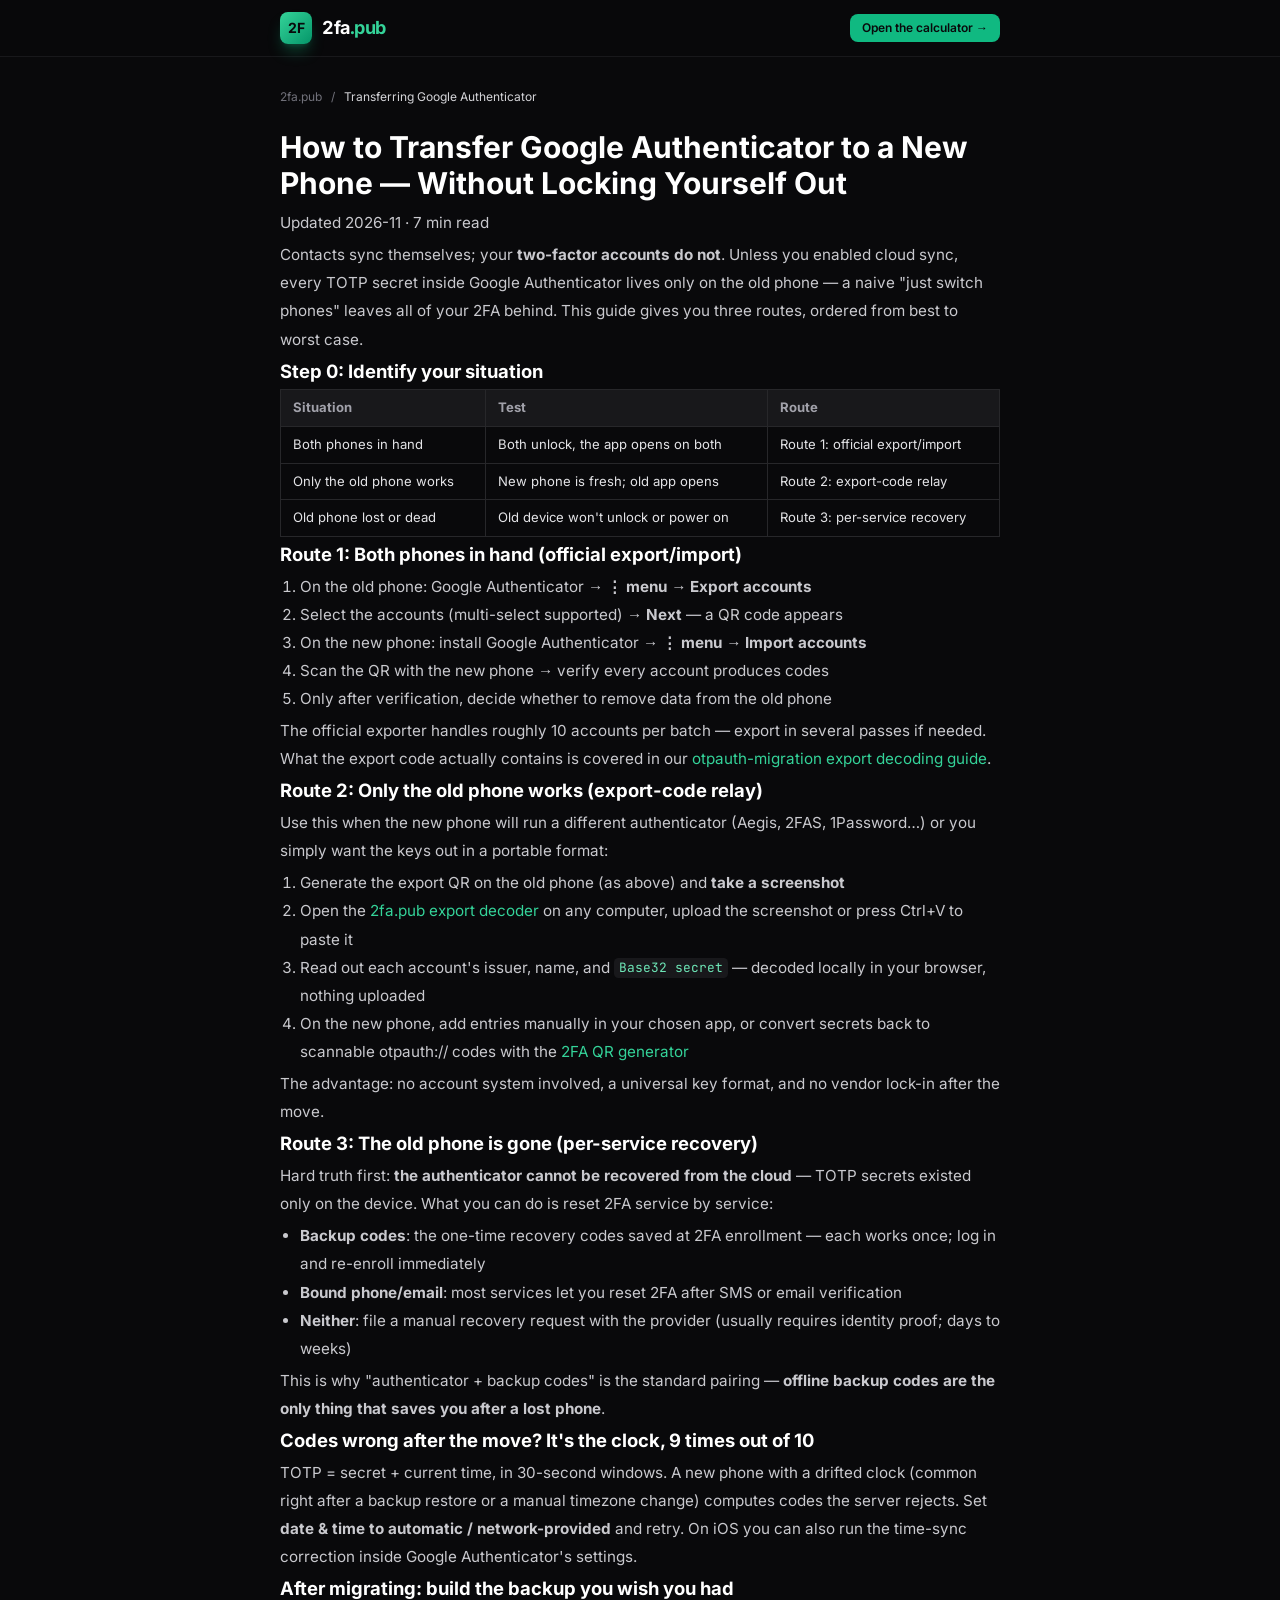
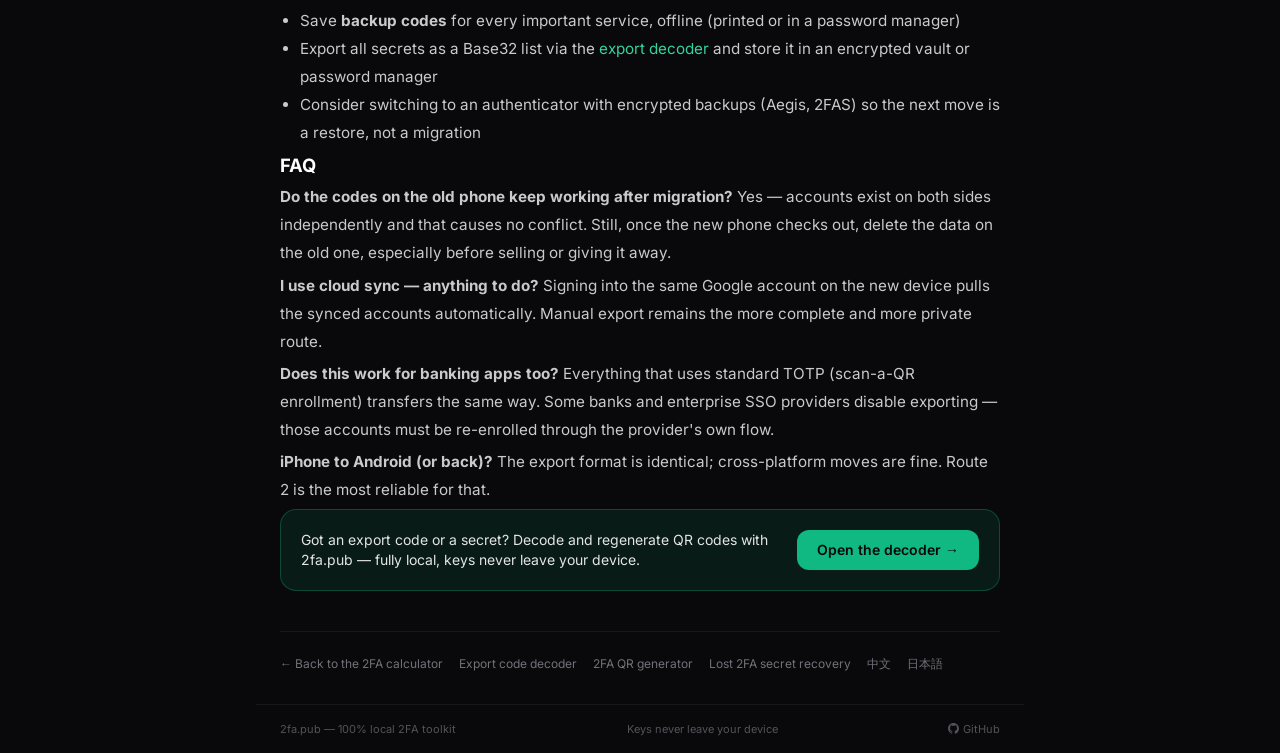
<file: guides/en/google-authenticator-transfer-new-phone.html>
<!DOCTYPE html>
<html lang="en">
<head>
  <meta charset="UTF-8" />
  <meta name="viewport" content="width=device-width, initial-scale=1.0" />
  <title>How to Transfer Google Authenticator to a New Phone (3 Routes) - 2fa.pub</title>
  <meta name="description" content="Moving to a new phone? Learn the official Google Authenticator export/import flow, a route for when only the old phone works, what to do when both are gone, and why codes break after transfer." />
  <meta name="robots" content="index, follow, max-snippet:-1" />
  <link rel="canonical" href="https://2fa.pub/guides/en/google-authenticator-transfer-new-phone" />
  <link rel="alternate" hreflang="zh-CN" href="https://2fa.pub/guides/google-authenticator-transfer-new-phone" />
  <link rel="alternate" hreflang="en" href="https://2fa.pub/guides/en/google-authenticator-transfer-new-phone" />
  <link rel="alternate" hreflang="ja" href="https://2fa.pub/guides/ja/google-authenticator-transfer-new-phone" />
  <link rel="alternate" hreflang="x-default" href="https://2fa.pub/guides/en/google-authenticator-transfer-new-phone" />
  <link rel="icon" type="image/png" sizes="64x64" href="/assets/icon-64.png" />
  <meta property="og:type" content="article" />
  <meta property="og:site_name" content="2fa.pub" />
  <meta property="og:locale" content="en_US" />
  <meta property="og:locale:alternate" content="zh_CN" />
  <meta property="og:locale:alternate" content="ja_JP" />
  <meta property="og:title" content="How to Transfer Google Authenticator to a New Phone (3 Routes)" />
  <meta property="og:description" content="The official export/import flow, a route for when only the old phone works, what to do when both are gone, and why codes break after transfer." />
  <meta property="og:url" content="https://2fa.pub/guides/en/google-authenticator-transfer-new-phone" />
  <meta property="og:image" content="https://2fa.pub/assets/og-image.png" />
  <meta name="twitter:card" content="summary_large_image" />
  <meta name="twitter:title" content="How to Transfer Google Authenticator to a New Phone (3 Routes)" />
  <meta name="twitter:description" content="Official export/import, transfer with only the old phone, recovery when both are gone." />
  <meta name="twitter:image" content="https://2fa.pub/assets/og-image.png" />
  <script type="application/ld+json">
  {
    "@context": "https://schema.org",
    "@graph": [
      {
        "@type": "BreadcrumbList",
        "itemListElement": [
          { "@type": "ListItem", "position": 1, "name": "2fa.pub", "item": "https://2fa.pub/" },
          { "@type": "ListItem", "position": 2, "name": "Transferring Google Authenticator to a New Phone", "item": "https://2fa.pub/guides/en/google-authenticator-transfer-new-phone" }
        ]
      },
      {
        "@type": "FAQPage",
        "mainEntity": [
          {
            "@type": "Question",
            "name": "Why are my codes wrong after transferring Google Authenticator?",
            "acceptedAnswer": { "@type": "Answer", "text": "Almost always a device clock issue. TOTP codes are computed from the secret plus a 30-second time window. Set the phone's date and time to automatic network sync (and enable automatic time zone) and the codes will match again." }
          },
          {
            "@type": "Question",
            "name": "Can I still migrate if I can't sign into my Google account on the old phone?",
            "acceptedAnswer": { "@type": "Answer", "text": "Yes. As long as the app still opens on the old phone, use Export Accounts to generate a local QR code, decode it with 2fa.pub into Base32 secrets, and add them manually on the new phone — no Google account login required anywhere." }
          },
          {
            "@type": "Question",
            "name": "Both phones are gone. Can two-factor authentication be recovered?",
            "acceptedAnswer": { "@type": "Answer", "text": "The authenticator itself cannot be conjured back — the secret existed only on the device. Your remaining options: use saved backup codes, reset 2FA via each service's bound phone/email, or file a manual recovery request with the provider." }
          },
          {
            "@type": "Question",
            "name": "Does cloud sync in Google Authenticator remove the need to migrate manually?",
            "acceptedAnswer": { "@type": "Answer", "text": "Signing into the same Google account on the new device pulls synced codes automatically. However, cloud sync may not cover all local accounts, and many users deliberately keep sync off, so manual export remains the universal method." }
          },
          {
            "@type": "Question",
            "name": "Should I delete the accounts on my old phone right after migrating?",
            "acceptedAnswer": { "@type": "Answer", "text": "Not immediately. Confirm every account generates valid codes on the new phone first. Both sides can coexist without conflict; deleting old data early leaves you no fallback — and always wipe it before selling or giving the phone away." }
          }
        ]
      }
    ]
  }
  </script>
  <link rel="stylesheet" href="/assets/tailwind.css" />
  <link rel="stylesheet" href="/assets/fonts/fonts.css" />
  <style>
    body { background-color: #09090B; color: #E4E4E7; }
    .article h2 { color: #fff; font-weight: 700; font-size: 1.15rem; margin: 2rem 0 .75rem; }
    .article p, .article li { line-height: 1.85; color: #C9C9CE; font-size: .95rem; }
    .article ol, .article ul { padding-left: 1.25rem; margin: .75rem 0; }
    .article ol { list-style: decimal; }
    .article ul { list-style: disc; }
    .article code { font-family: 'JetBrains Mono', Consolas, monospace; color: #6EE7B7; font-size: .85em; background: #18181B; padding: .1em .4em; border-radius: .35em; }
    .article pre { background: #18181B; border: 1px solid #27272A; border-radius: .75rem; padding: 1rem; overflow-x: auto; font-size: .8rem; line-height: 1.7; color: #A7F3D0; margin: 1rem 0; }
    .article table { width: 100%; font-size: .82rem; border-collapse: collapse; margin: 1rem 0; }
    .article th, .article td { border: 1px solid #27272A; padding: .5rem .75rem; text-align: left; }
    .article th { background: #18181B; color: #A1A1AA; }
  </style>
  <script type="application/ld+json">
  {
    "@context": "https://schema.org",
    "@type": "Article",
    "@id": "https://2fa.pub/guides/en/google-authenticator-transfer-new-phone#article",
    "mainEntityOfPage": {"@type": "WebPage", "@id": "https://2fa.pub/guides/en/google-authenticator-transfer-new-phone"},
    "headline": "How to Transfer Google Authenticator to a New Phone (3 Routes)",
    "description": "The official export/import flow, a route for when only the old phone works, what to do when both are gone, and why codes break after transfer.",
    "inLanguage": "en",
    "datePublished": "2026-11-10",
    "dateModified": "2026-11-10",
    "author": {"@type": "Organization", "name": "2fa.pub", "url": "https://2fa.pub/"},
    "publisher": {
      "@type": "Organization",
      "name": "2fa.pub",
      "url": "https://2fa.pub/",
      "logo": {"@type": "ImageObject", "url": "https://2fa.pub/assets/icon-512.png"}
    },
    "image": ["https://2fa.pub/assets/og-image.png"],
    "isPartOf": {"@id": "https://2fa.pub/#website"}
  }
  </script>
</head>

<body class="min-h-screen flex flex-col selection:bg-emerald-500/30">

  <header class="border-b border-zinc-900 bg-zinc-950/80 backdrop-blur sticky top-0 z-40">
    <div class="max-w-3xl mx-auto px-4 sm:px-6 h-14 flex items-center justify-between">
      <a href="/" class="flex items-center gap-2.5 shrink-0">
        <div class="w-8 h-8 rounded-lg bg-gradient-to-br from-emerald-400 to-emerald-600 shadow-lg shadow-emerald-500/30 flex items-center justify-center">
          <span class="text-zinc-950 font-bold text-sm">2F</span>
        </div>
        <span class="text-lg font-bold tracking-tight text-white" style="font-variant-numeric: tabular-nums;">2fa<span class="text-emerald-400">.pub</span></span>
      </a>
      <a href="/" class="px-3 py-1.5 rounded-lg bg-emerald-500 text-zinc-950 text-xs font-semibold">Open the calculator →</a>
    </div>
  </header>

  <main class="max-w-3xl w-full mx-auto px-4 sm:px-6 py-8 flex-1">
    <nav class="text-xs text-zinc-500 mb-6" aria-label="Breadcrumb">
      <a href="/" class="hover:text-emerald-400">2fa.pub</a>
      <span class="mx-1.5">/</span>
      <span class="text-zinc-300">Transferring Google Authenticator</span>
    </nav>

    <article class="article space-y-1">
      <h1 class="text-2xl sm:text-3xl font-bold text-white leading-snug mb-2">How to Transfer Google Authenticator to a New Phone — Without Locking Yourself Out</h1>
      <p class="text-sm text-zinc-500 mb-6">Updated 2026-11 · 7 min read</p>

      <p>Contacts sync themselves; your <strong>two-factor accounts do not</strong>. Unless you enabled cloud sync, every TOTP secret inside Google Authenticator lives only on the old phone — a naive "just switch phones" leaves all of your 2FA behind. This guide gives you three routes, ordered from best to worst case.</p>

      <h2>Step 0: Identify your situation</h2>
      <table>
        <tr><th>Situation</th><th>Test</th><th>Route</th></tr>
        <tr><td>Both phones in hand</td><td>Both unlock, the app opens on both</td><td>Route 1: official export/import</td></tr>
        <tr><td>Only the old phone works</td><td>New phone is fresh; old app opens</td><td>Route 2: export-code relay</td></tr>
        <tr><td>Old phone lost or dead</td><td>Old device won't unlock or power on</td><td>Route 3: per-service recovery</td></tr>
      </table>

      <h2>Route 1: Both phones in hand (official export/import)</h2>
      <ol>
        <li>On the old phone: Google Authenticator → <strong>⋮ menu → Export accounts</strong></li>
        <li>Select the accounts (multi-select supported) → <strong>Next</strong> — a QR code appears</li>
        <li>On the new phone: install Google Authenticator → <strong>⋮ menu → Import accounts</strong></li>
        <li>Scan the QR with the new phone → verify every account produces codes</li>
        <li>Only after verification, decide whether to remove data from the old phone</li>
      </ol>
      <p>The official exporter handles roughly 10 accounts per batch — export in several passes if needed. What the export code actually contains is covered in our <a href="/guides/en/google-authenticator-export" class="text-emerald-400 hover:underline">otpauth-migration export decoding guide</a>.</p>

      <h2>Route 2: Only the old phone works (export-code relay)</h2>
      <p>Use this when the new phone will run a different authenticator (Aegis, 2FAS, 1Password…) or you simply want the keys out in a portable format:</p>
      <ol>
        <li>Generate the export QR on the old phone (as above) and <strong>take a screenshot</strong></li>
        <li>Open the <a href="/google-extractor" class="text-emerald-400 hover:underline">2fa.pub export decoder</a> on any computer, upload the screenshot or press Ctrl+V to paste it</li>
        <li>Read out each account's issuer, name, and <code>Base32 secret</code> — decoded locally in your browser, nothing uploaded</li>
        <li>On the new phone, add entries manually in your chosen app, or convert secrets back to scannable otpauth:// codes with the <a href="/qr-generator" class="text-emerald-400 hover:underline">2FA QR generator</a></li>
      </ol>
      <p>The advantage: no account system involved, a universal key format, and no vendor lock-in after the move.</p>

      <h2>Route 3: The old phone is gone (per-service recovery)</h2>
      <p>Hard truth first: <strong>the authenticator cannot be recovered from the cloud</strong> — TOTP secrets existed only on the device. What you can do is reset 2FA service by service:</p>
      <ul>
        <li><strong>Backup codes</strong>: the one-time recovery codes saved at 2FA enrollment — each works once; log in and re-enroll immediately</li>
        <li><strong>Bound phone/email</strong>: most services let you reset 2FA after SMS or email verification</li>
        <li><strong>Neither</strong>: file a manual recovery request with the provider (usually requires identity proof; days to weeks)</li>
      </ul>
      <p>This is why "authenticator + backup codes" is the standard pairing — <strong>offline backup codes are the only thing that saves you after a lost phone</strong>.</p>

      <h2>Codes wrong after the move? It's the clock, 9 times out of 10</h2>
      <p>TOTP = secret + current time, in 30-second windows. A new phone with a drifted clock (common right after a backup restore or a manual timezone change) computes codes the server rejects. Set <strong>date &amp; time to automatic / network-provided</strong> and retry. On iOS you can also run the time-sync correction inside Google Authenticator's settings.</p>

      <h2>After migrating: build the backup you wish you had</h2>
      <ul>
        <li>Save <strong>backup codes</strong> for every important service, offline (printed or in a password manager)</li>
        <li>Export all secrets as a Base32 list via the <a href="/guides/en/google-authenticator-export" class="text-emerald-400 hover:underline">export decoder</a> and store it in an encrypted vault or password manager</li>
        <li>Consider switching to an authenticator with encrypted backups (Aegis, 2FAS) so the next move is a restore, not a migration</li>
      </ul>

      <h2>FAQ</h2>
      <p><strong>Do the codes on the old phone keep working after migration?</strong> Yes — accounts exist on both sides independently and that causes no conflict. Still, once the new phone checks out, delete the data on the old one, especially before selling or giving it away.</p>
      <p><strong>I use cloud sync — anything to do?</strong> Signing into the same Google account on the new device pulls the synced accounts automatically. Manual export remains the more complete and more private route.</p>
      <p><strong>Does this work for banking apps too?</strong> Everything that uses standard TOTP (scan-a-QR enrollment) transfers the same way. Some banks and enterprise SSO providers disable exporting — those accounts must be re-enrolled through the provider's own flow.</p>
      <p><strong>iPhone to Android (or back)?</strong> The export format is identical; cross-platform moves are fine. Route 2 is the most reliable for that.</p>

      <div class="mt-10 p-5 rounded-2xl bg-emerald-500/10 border border-emerald-500/30 flex flex-col sm:flex-row items-center gap-4">
        <div class="flex-1 text-sm text-zinc-200">Got an export code or a secret? Decode and regenerate QR codes with 2fa.pub — fully local, keys never leave your device.</div>
        <a href="/google-extractor" class="shrink-0 px-5 py-2.5 rounded-xl bg-emerald-500 text-zinc-950 font-semibold text-sm">Open the decoder →</a>
      </div>
    </article>

    <div class="mt-10 pt-6 border-t border-zinc-900 text-xs text-zinc-500 flex flex-wrap gap-x-4 gap-y-2">
      <a href="/" class="hover:text-emerald-400">← Back to the 2FA calculator</a>
      <a href="/google-extractor" class="hover:text-emerald-400">Export code decoder</a>
      <a href="/qr-generator" class="hover:text-emerald-400">2FA QR generator</a>
      <a href="/guides/lost-2fa-secret-recovery" class="hover:text-emerald-400">Lost 2FA secret recovery</a>
      <a href="/guides/google-authenticator-transfer-new-phone" class="hover:text-emerald-400">中文</a>
      <a href="/guides/ja/google-authenticator-transfer-new-phone" class="hover:text-emerald-400">日本語</a>
    </div>
  </main>

  <footer class="max-w-3xl w-full mx-auto px-4 sm:px-6 py-4 border-t border-zinc-900 text-[11px] text-zinc-600 flex items-center justify-between">
    <span>2fa.pub — 100% local 2FA toolkit</span>
    <span>Keys never leave your device</span>
      <span class="inline-flex"><a href="https://github.com/yizheshen26-gif/2fa.pub" target="_blank" rel="noopener" class="inline-flex items-center gap-1 hover:text-emerald-400 transition-colors"><svg width="11" height="11" viewBox="0 0 16 16" fill="currentColor" aria-hidden="true"><path d="M8 0C3.58 0 0 3.58 0 8c0 3.54 2.29 6.53 5.47 7.59.4.07.55-.17.55-.38 0-.19-.01-.82-.01-1.49-2.01.37-2.53-.49-2.69-.94-.09-.23-.48-.94-.82-1.13-.28-.15-.68-.52-.01-.53.63-.01 1.08.58 1.23.82.72 1.21 1.87.87 2.33.66.07-.52.28-.87.51-1.07-1.78-.2-3.64-.89-3.64-3.95 0-.87.31-1.59.82-2.15-.08-.2-.36-1.02.08-2.12 0 0 .67-.21 2.2.82.64-.18 1.32-.27 2-.27s1.36.09 2 .27c1.53-1.04 2.2-.82 2.2-.82.44 1.1.16 1.92.08 2.12.51.56.82 1.27.82 2.15 0 3.07-1.87 3.75-3.65 3.95.29.25.54.73.54 1.48 0 1.07-.01 1.93-.01 2.2 0 .21.15.46.55.38A8.01 8.01 0 0 0 16 8c0-4.42-3.58-8-8-8Z"/></svg>GitHub</a></span>
  </footer>
</body>
</html>
</file>
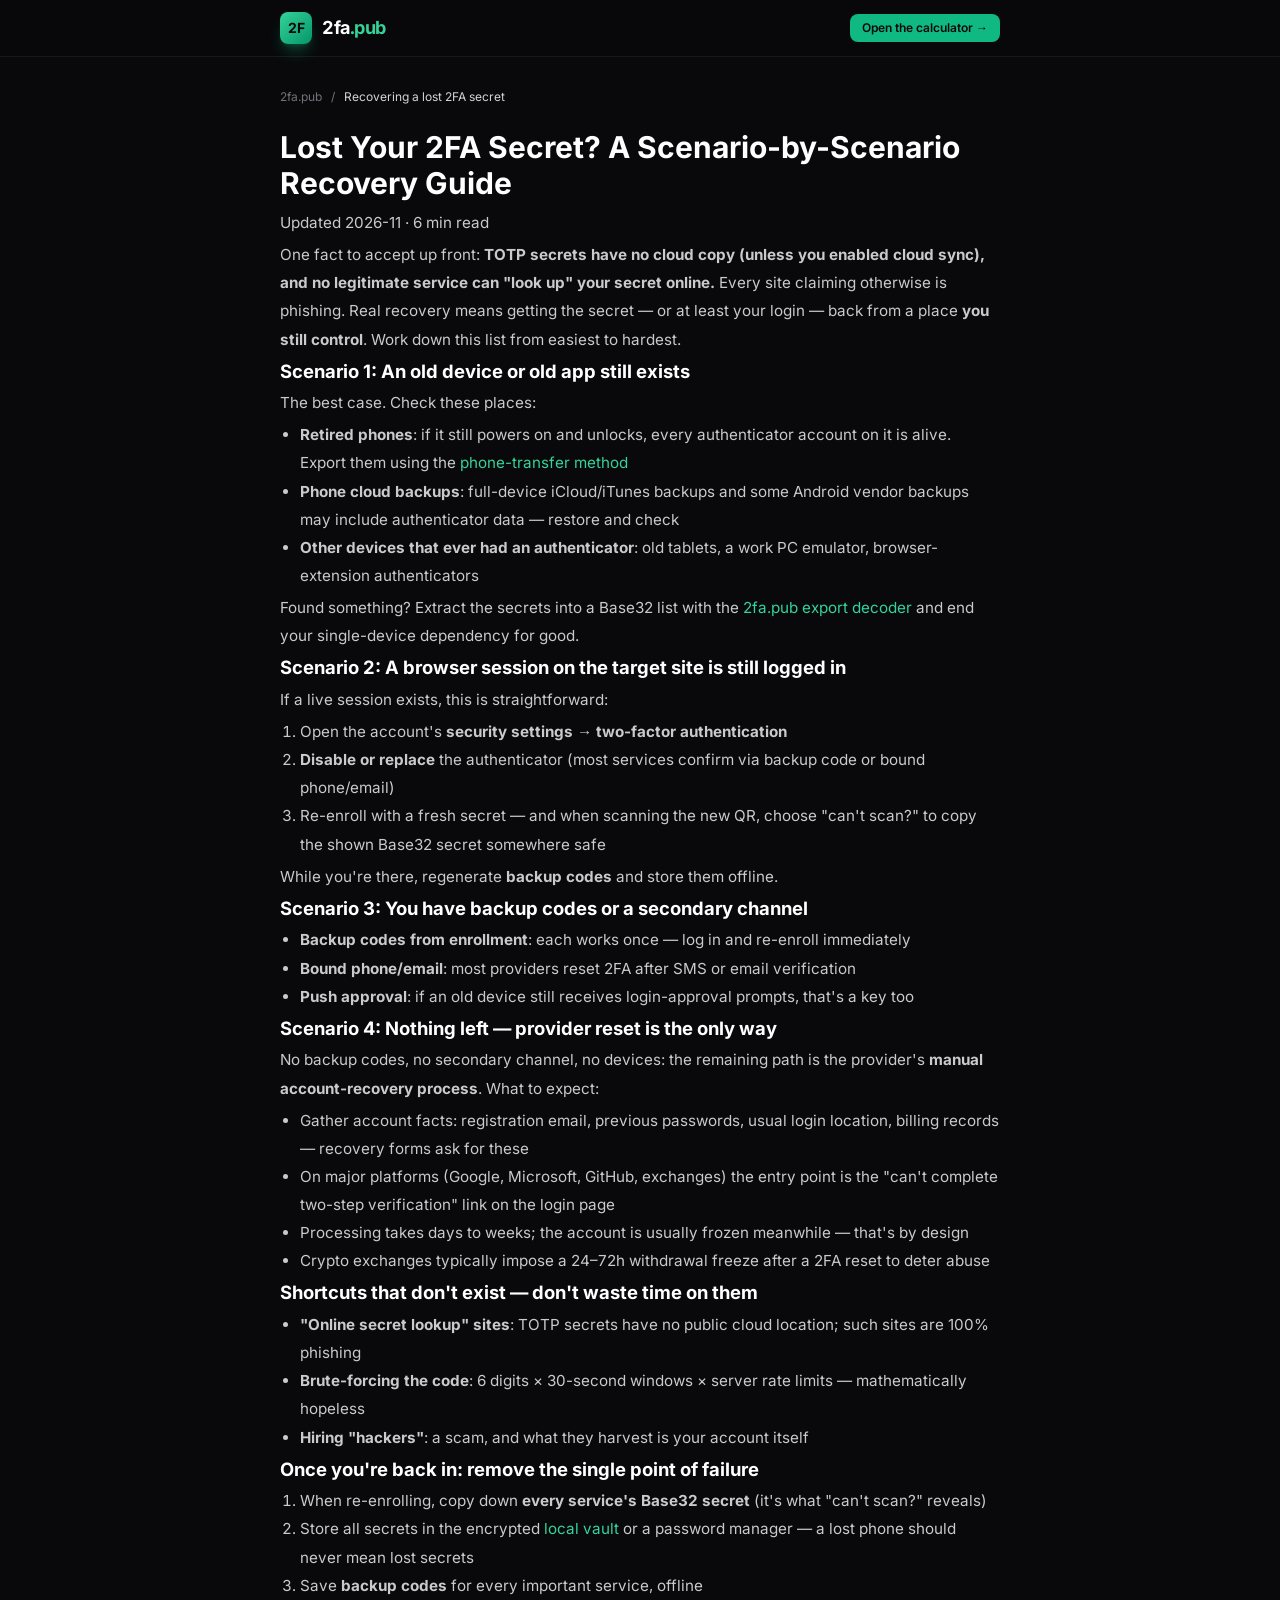
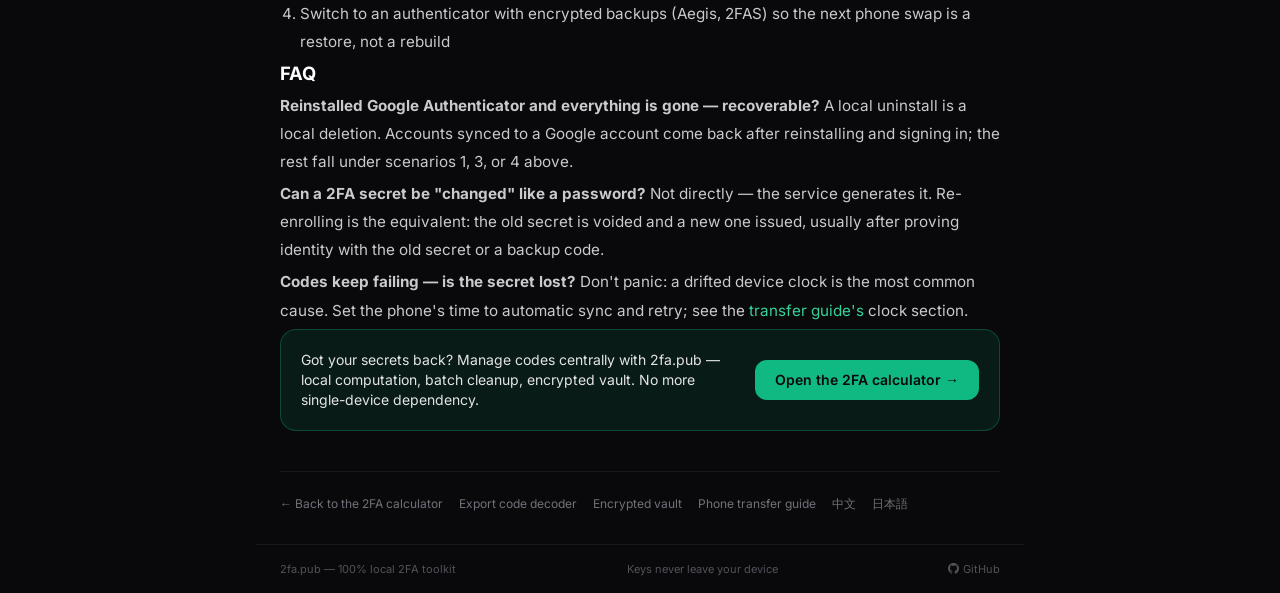
<file: guides/en/lost-2fa-secret-recovery.html>
<!DOCTYPE html>
<html lang="en">
<head>
  <meta charset="UTF-8" />
  <meta name="viewport" content="width=device-width, initial-scale=1.0" />
  <title>Lost Your 2FA Secret? How to Recover Two-Factor Access - 2fa.pub</title>
  <meta name="description" content="Lost your 2FA secret or can't generate codes anymore? Work through every recovery scenario: old devices, live sessions, backup codes, provider resets — what can be saved and what can't." />
  <meta name="robots" content="index, follow, max-snippet:-1" />
  <link rel="canonical" href="https://2fa.pub/guides/en/lost-2fa-secret-recovery" />
  <link rel="alternate" hreflang="zh-CN" href="https://2fa.pub/guides/lost-2fa-secret-recovery" />
  <link rel="alternate" hreflang="en" href="https://2fa.pub/guides/en/lost-2fa-secret-recovery" />
  <link rel="alternate" hreflang="ja" href="https://2fa.pub/guides/ja/lost-2fa-secret-recovery" />
  <link rel="alternate" hreflang="x-default" href="https://2fa.pub/guides/en/lost-2fa-secret-recovery" />
  <link rel="icon" type="image/png" sizes="64x64" href="/assets/icon-64.png" />
  <meta property="og:type" content="article" />
  <meta property="og:site_name" content="2fa.pub" />
  <meta property="og:locale" content="en_US" />
  <meta property="og:locale:alternate" content="zh_CN" />
  <meta property="og:locale:alternate" content="ja_JP" />
  <meta property="og:title" content="Lost Your 2FA Secret? How to Recover Two-Factor Access" />
  <meta property="og:description" content="Every 2FA recovery scenario: old devices, live sessions, backup codes, provider resets — what can be saved and what can't." />
  <meta property="og:url" content="https://2fa.pub/guides/en/lost-2fa-secret-recovery" />
  <meta property="og:image" content="https://2fa.pub/assets/og-image.png" />
  <meta name="twitter:card" content="summary_large_image" />
  <meta name="twitter:title" content="Lost Your 2FA Secret? How to Recover Two-Factor Access" />
  <meta name="twitter:description" content="Old devices, live sessions, backup codes, provider resets — what can be saved and what can't." />
  <meta name="twitter:image" content="https://2fa.pub/assets/og-image.png" />
  <script type="application/ld+json">
  {
    "@context": "https://schema.org",
    "@graph": [
      {
        "@type": "BreadcrumbList",
        "itemListElement": [
          { "@type": "ListItem", "position": 1, "name": "2fa.pub", "item": "https://2fa.pub/" },
          { "@type": "ListItem", "position": 2, "name": "Recovering a Lost 2FA Secret", "item": "https://2fa.pub/guides/en/lost-2fa-secret-recovery" }
        ]
      },
      {
        "@type": "FAQPage",
        "mainEntity": [
          {
            "@type": "Question",
            "name": "I uninstalled my authenticator — can the secrets be recovered?",
            "acceptedAnswer": { "@type": "Answer", "text": "Uninstalling deletes local secrets, and there is no cloud copy unless you enabled cloud sync. What remains: device backups, data left on old devices, or the reset flow of each service." }
          },
          {
            "@type": "Question",
            "name": "Can any website look up my 2FA secret online?",
            "acceptedAnswer": { "@type": "Answer", "text": "No — and none legitimately would. TOTP secrets exist only on your devices and in the service's database. Any site claiming to look up your secret is a scam or a phishing page. Real recovery only happens through channels you still control." }
          },
          {
            "@type": "Question",
            "name": "I can still log in but have no codes. How do I re-enroll?",
            "acceptedAnswer": { "@type": "Answer", "text": "In security settings, turn off two-factor authentication first (most services ask for a backup code or bound phone/email to confirm), then re-enroll with a fresh secret — and copy the Base32 secret shown under 'can't scan?' before finishing." }
          },
          {
            "@type": "Question",
            "name": "How do I make sure this never happens again?",
            "acceptedAnswer": { "@type": "Answer", "text": "Three habits: export all Base32 secrets and store them encrypted offline, save backup codes for every important service, and switch to an authenticator with encrypted backups such as Aegis or 2FAS." }
          }
        ]
      }
    ]
  }
  </script>
  <link rel="stylesheet" href="/assets/tailwind.css" />
  <link rel="stylesheet" href="/assets/fonts/fonts.css" />
  <style>
    body { background-color: #09090B; color: #E4E4E7; }
    .article h2 { color: #fff; font-weight: 700; font-size: 1.15rem; margin: 2rem 0 .75rem; }
    .article p, .article li { line-height: 1.85; color: #C9C9CE; font-size: .95rem; }
    .article ol, .article ul { padding-left: 1.25rem; margin: .75rem 0; }
    .article ol { list-style: decimal; }
    .article ul { list-style: disc; }
    .article code { font-family: 'JetBrains Mono', Consolas, monospace; color: #6EE7B7; font-size: .85em; background: #18181B; padding: .1em .4em; border-radius: .35em; }
    .article pre { background: #18181B; border: 1px solid #27272A; border-radius: .75rem; padding: 1rem; overflow-x: auto; font-size: .8rem; line-height: 1.7; color: #A7F3D0; margin: 1rem 0; }
    .article table { width: 100%; font-size: .82rem; border-collapse: collapse; margin: 1rem 0; }
    .article th, .article td { border: 1px solid #27272A; padding: .5rem .75rem; text-align: left; }
    .article th { background: #18181B; color: #A1A1AA; }
  </style>
  <script type="application/ld+json">
  {
    "@context": "https://schema.org",
    "@type": "Article",
    "@id": "https://2fa.pub/guides/en/lost-2fa-secret-recovery#article",
    "mainEntityOfPage": {"@type": "WebPage", "@id": "https://2fa.pub/guides/en/lost-2fa-secret-recovery"},
    "headline": "Lost Your 2FA Secret? How to Recover Two-Factor Access",
    "description": "Every 2FA recovery scenario: old devices, live sessions, backup codes, provider resets — what can be saved and what can't.",
    "inLanguage": "en",
    "datePublished": "2026-11-10",
    "dateModified": "2026-11-10",
    "author": {"@type": "Organization", "name": "2fa.pub", "url": "https://2fa.pub/"},
    "publisher": {
      "@type": "Organization",
      "name": "2fa.pub",
      "url": "https://2fa.pub/",
      "logo": {"@type": "ImageObject", "url": "https://2fa.pub/assets/icon-512.png"}
    },
    "image": ["https://2fa.pub/assets/og-image.png"],
    "isPartOf": {"@id": "https://2fa.pub/#website"}
  }
  </script>
</head>

<body class="min-h-screen flex flex-col selection:bg-emerald-500/30">

  <header class="border-b border-zinc-900 bg-zinc-950/80 backdrop-blur sticky top-0 z-40">
    <div class="max-w-3xl mx-auto px-4 sm:px-6 h-14 flex items-center justify-between">
      <a href="/" class="flex items-center gap-2.5 shrink-0">
        <div class="w-8 h-8 rounded-lg bg-gradient-to-br from-emerald-400 to-emerald-600 shadow-lg shadow-emerald-500/30 flex items-center justify-center">
          <span class="text-zinc-950 font-bold text-sm">2F</span>
        </div>
        <span class="text-lg font-bold tracking-tight text-white" style="font-variant-numeric: tabular-nums;">2fa<span class="text-emerald-400">.pub</span></span>
      </a>
      <a href="/" class="px-3 py-1.5 rounded-lg bg-emerald-500 text-zinc-950 text-xs font-semibold">Open the calculator →</a>
    </div>
  </header>

  <main class="max-w-3xl w-full mx-auto px-4 sm:px-6 py-8 flex-1">
    <nav class="text-xs text-zinc-500 mb-6" aria-label="Breadcrumb">
      <a href="/" class="hover:text-emerald-400">2fa.pub</a>
      <span class="mx-1.5">/</span>
      <span class="text-zinc-300">Recovering a lost 2FA secret</span>
    </nav>

    <article class="article space-y-1">
      <h1 class="text-2xl sm:text-3xl font-bold text-white leading-snug mb-2">Lost Your 2FA Secret? A Scenario-by-Scenario Recovery Guide</h1>
      <p class="text-sm text-zinc-500 mb-6">Updated 2026-11 · 6 min read</p>

      <p>One fact to accept up front: <strong>TOTP secrets have no cloud copy (unless you enabled cloud sync), and no legitimate service can "look up" your secret online.</strong> Every site claiming otherwise is phishing. Real recovery means getting the secret — or at least your login — back from a place <strong>you still control</strong>. Work down this list from easiest to hardest.</p>

      <h2>Scenario 1: An old device or old app still exists</h2>
      <p>The best case. Check these places:</p>
      <ul>
        <li><strong>Retired phones</strong>: if it still powers on and unlocks, every authenticator account on it is alive. Export them using the <a href="/guides/en/google-authenticator-transfer-new-phone" class="text-emerald-400 hover:underline">phone-transfer method</a></li>
        <li><strong>Phone cloud backups</strong>: full-device iCloud/iTunes backups and some Android vendor backups may include authenticator data — restore and check</li>
        <li><strong>Other devices that ever had an authenticator</strong>: old tablets, a work PC emulator, browser-extension authenticators</li>
      </ul>
      <p>Found something? Extract the secrets into a Base32 list with the <a href="/google-extractor" class="text-emerald-400 hover:underline">2fa.pub export decoder</a> and end your single-device dependency for good.</p>

      <h2>Scenario 2: A browser session on the target site is still logged in</h2>
      <p>If a live session exists, this is straightforward:</p>
      <ol>
        <li>Open the account's <strong>security settings → two-factor authentication</strong></li>
        <li><strong>Disable or replace</strong> the authenticator (most services confirm via backup code or bound phone/email)</li>
        <li>Re-enroll with a fresh secret — and when scanning the new QR, choose "can't scan?" to copy the shown Base32 secret somewhere safe</li>
      </ol>
      <p>While you're there, regenerate <strong>backup codes</strong> and store them offline.</p>

      <h2>Scenario 3: You have backup codes or a secondary channel</h2>
      <ul>
        <li><strong>Backup codes from enrollment</strong>: each works once — log in and re-enroll immediately</li>
        <li><strong>Bound phone/email</strong>: most providers reset 2FA after SMS or email verification</li>
        <li><strong>Push approval</strong>: if an old device still receives login-approval prompts, that's a key too</li>
      </ul>

      <h2>Scenario 4: Nothing left — provider reset is the only way</h2>
      <p>No backup codes, no secondary channel, no devices: the remaining path is the provider's <strong>manual account-recovery process</strong>. What to expect:</p>
      <ul>
        <li>Gather account facts: registration email, previous passwords, usual login location, billing records — recovery forms ask for these</li>
        <li>On major platforms (Google, Microsoft, GitHub, exchanges) the entry point is the "can't complete two-step verification" link on the login page</li>
        <li>Processing takes days to weeks; the account is usually frozen meanwhile — that's by design</li>
        <li>Crypto exchanges typically impose a 24–72h withdrawal freeze after a 2FA reset to deter abuse</li>
      </ul>

      <h2>Shortcuts that don't exist — don't waste time on them</h2>
      <ul>
        <li><strong>"Online secret lookup" sites</strong>: TOTP secrets have no public cloud location; such sites are 100% phishing</li>
        <li><strong>Brute-forcing the code</strong>: 6 digits × 30-second windows × server rate limits — mathematically hopeless</li>
        <li><strong>Hiring "hackers"</strong>: a scam, and what they harvest is your account itself</li>
      </ul>

      <h2>Once you're back in: remove the single point of failure</h2>
      <ol>
        <li>When re-enrolling, copy down <strong>every service's Base32 secret</strong> (it's what "can't scan?" reveals)</li>
        <li>Store all secrets in the encrypted <a href="/vault" class="text-emerald-400 hover:underline">local vault</a> or a password manager — a lost phone should never mean lost secrets</li>
        <li>Save <strong>backup codes</strong> for every important service, offline</li>
        <li>Switch to an authenticator with encrypted backups (Aegis, 2FAS) so the next phone swap is a restore, not a rebuild</li>
      </ol>

      <h2>FAQ</h2>
      <p><strong>Reinstalled Google Authenticator and everything is gone — recoverable?</strong> A local uninstall is a local deletion. Accounts synced to a Google account come back after reinstalling and signing in; the rest fall under scenarios 1, 3, or 4 above.</p>
      <p><strong>Can a 2FA secret be "changed" like a password?</strong> Not directly — the service generates it. Re-enrolling is the equivalent: the old secret is voided and a new one issued, usually after proving identity with the old secret or a backup code.</p>
      <p><strong>Codes keep failing — is the secret lost?</strong> Don't panic: a drifted device clock is the most common cause. Set the phone's time to automatic sync and retry; see the <a href="/guides/en/google-authenticator-transfer-new-phone" class="text-emerald-400 hover:underline">transfer guide's</a> clock section.</p>

      <div class="mt-10 p-5 rounded-2xl bg-emerald-500/10 border border-emerald-500/30 flex flex-col sm:flex-row items-center gap-4">
        <div class="flex-1 text-sm text-zinc-200">Got your secrets back? Manage codes centrally with 2fa.pub — local computation, batch cleanup, encrypted vault. No more single-device dependency.</div>
        <a href="/" class="shrink-0 px-5 py-2.5 rounded-xl bg-emerald-500 text-zinc-950 font-semibold text-sm">Open the 2FA calculator →</a>
      </div>
    </article>

    <div class="mt-10 pt-6 border-t border-zinc-900 text-xs text-zinc-500 flex flex-wrap gap-x-4 gap-y-2">
      <a href="/" class="hover:text-emerald-400">← Back to the 2FA calculator</a>
      <a href="/google-extractor" class="hover:text-emerald-400">Export code decoder</a>
      <a href="/vault" class="hover:text-emerald-400">Encrypted vault</a>
      <a href="/guides/en/google-authenticator-transfer-new-phone" class="hover:text-emerald-400">Phone transfer guide</a>
      <a href="/guides/lost-2fa-secret-recovery" class="hover:text-emerald-400">中文</a>
      <a href="/guides/ja/lost-2fa-secret-recovery" class="hover:text-emerald-400">日本語</a>
    </div>
  </main>

  <footer class="max-w-3xl w-full mx-auto px-4 sm:px-6 py-4 border-t border-zinc-900 text-[11px] text-zinc-600 flex items-center justify-between">
    <span>2fa.pub — 100% local 2FA toolkit</span>
    <span>Keys never leave your device</span>
      <span class="inline-flex"><a href="https://github.com/yizheshen26-gif/2fa.pub" target="_blank" rel="noopener" class="inline-flex items-center gap-1 hover:text-emerald-400 transition-colors"><svg width="11" height="11" viewBox="0 0 16 16" fill="currentColor" aria-hidden="true"><path d="M8 0C3.58 0 0 3.58 0 8c0 3.54 2.29 6.53 5.47 7.59.4.07.55-.17.55-.38 0-.19-.01-.82-.01-1.49-2.01.37-2.53-.49-2.69-.94-.09-.23-.48-.94-.82-1.13-.28-.15-.68-.52-.01-.53.63-.01 1.08.58 1.23.82.72 1.21 1.87.87 2.33.66.07-.52.28-.87.51-1.07-1.78-.2-3.64-.89-3.64-3.95 0-.87.31-1.59.82-2.15-.08-.2-.36-1.02.08-2.12 0 0 .67-.21 2.2.82.64-.18 1.32-.27 2-.27s1.36.09 2 .27c1.53-1.04 2.2-.82 2.2-.82.44 1.1.16 1.92.08 2.12.51.56.82 1.27.82 2.15 0 3.07-1.87 3.75-3.65 3.95.29.25.54.73.54 1.48 0 1.07-.01 1.93-.01 2.2 0 .21.15.46.55.38A8.01 8.01 0 0 0 16 8c0-4.42-3.58-8-8-8Z"/></svg>GitHub</a></span>
  </footer>
</body>
</html>
</file>
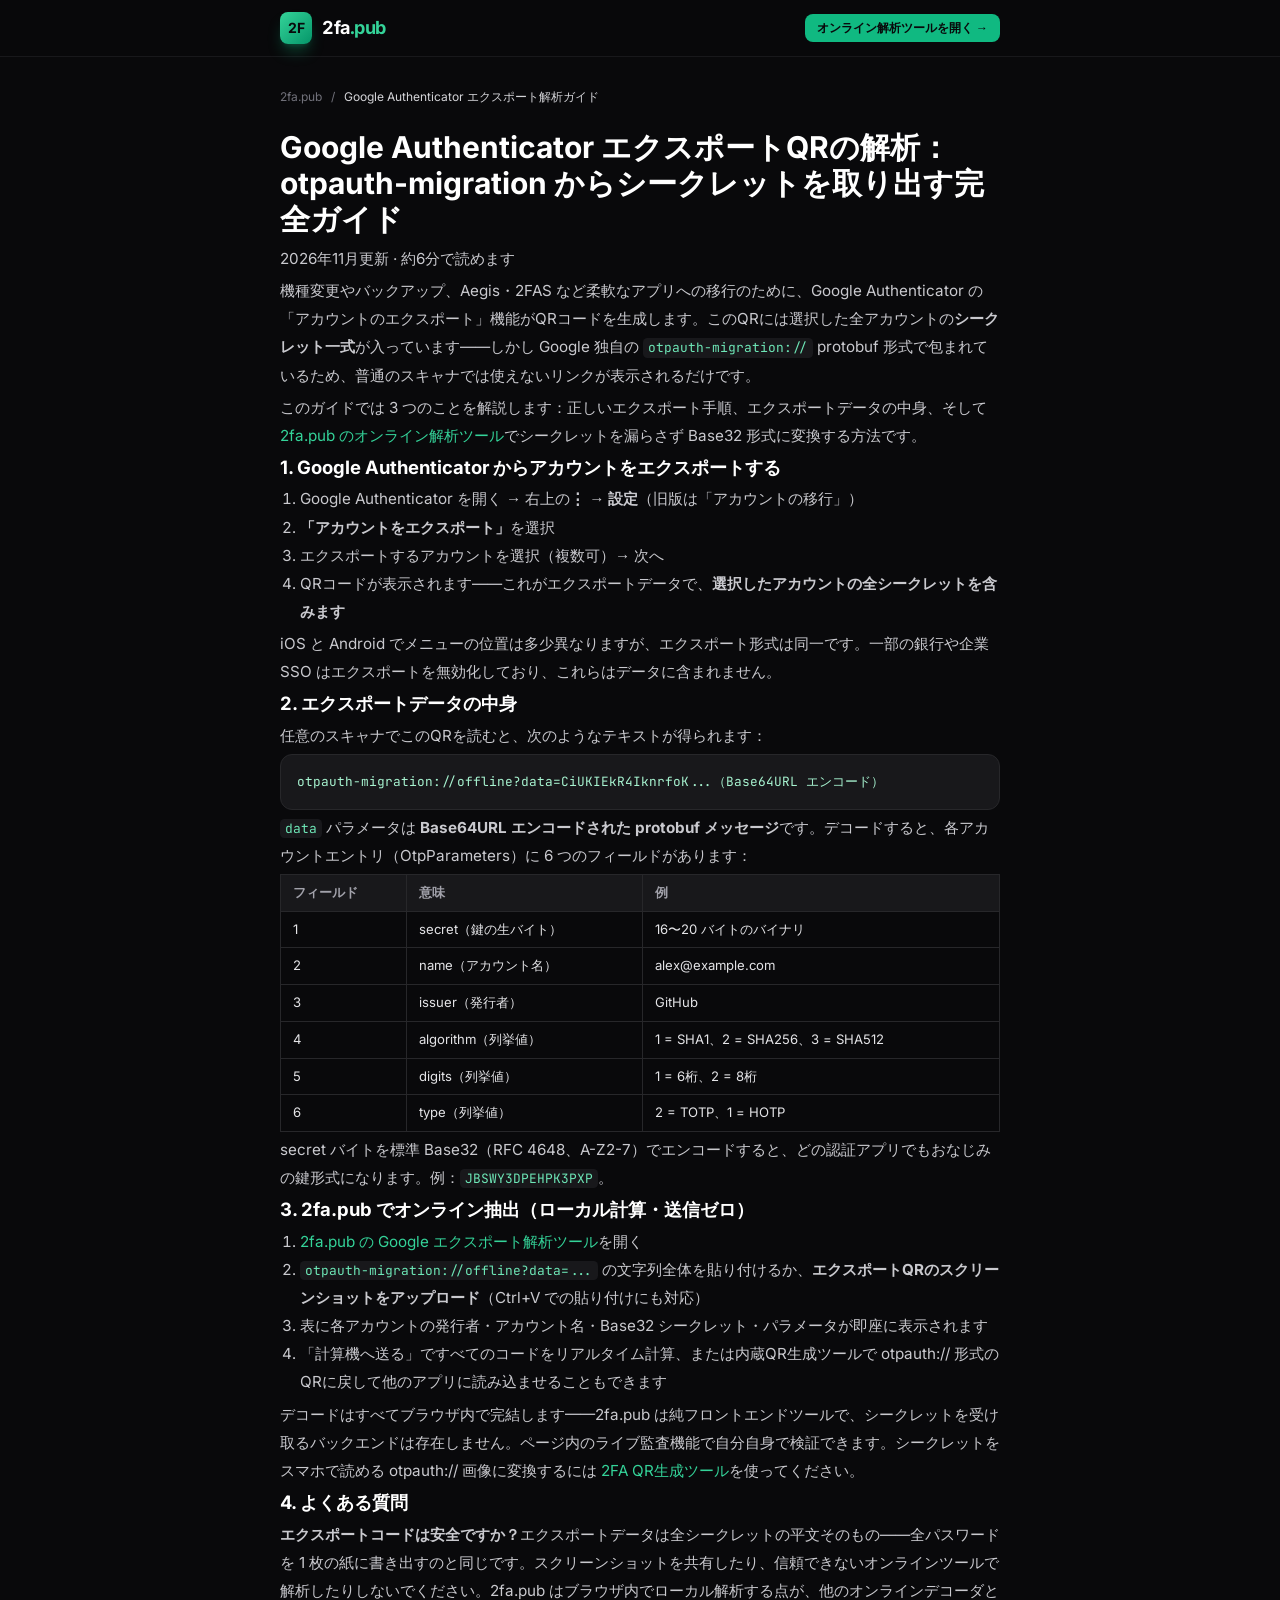
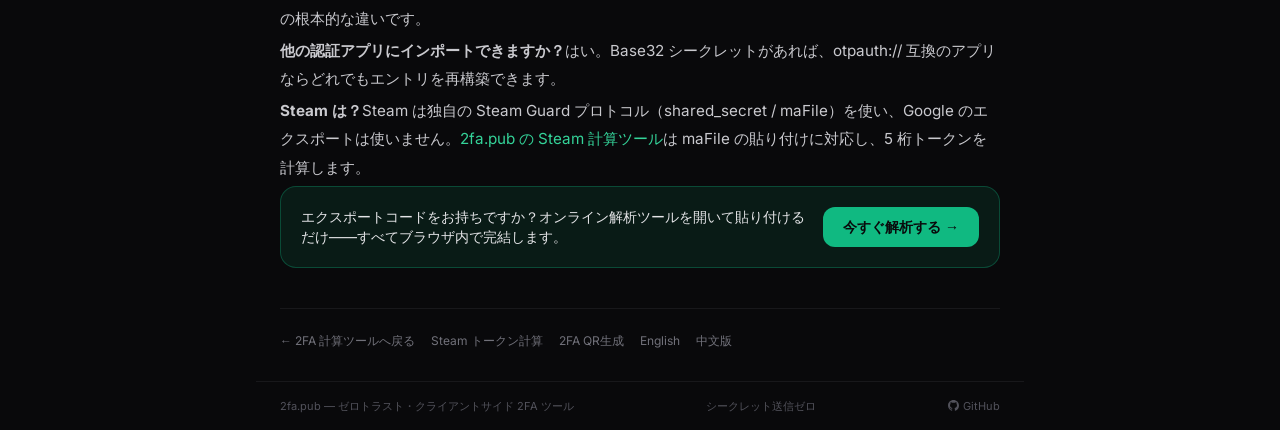
<file: guides/ja/google-authenticator-export.html>
<!DOCTYPE html>
<html lang="ja">
<head>
  <meta charset="UTF-8" />
  <meta name="viewport" content="width=device-width, initial-scale=1.0" />
  <title>Google Authenticator エクスポートQRの解析：otpauth-migration からシークレットを抽出 - 2fa.pub</title>
  <meta name="description" content="Google Authenticator のエクスポートQRコードの中身は？本ガイドではエクスポート手順、otpauth-migration:// リンクの protobuf 構造、そして 2fa.pub で Base32 シークレットをローカル抽出する方法を解説します。ブラウザ内で完結し、シークレットは送信されません。" />
  <meta name="robots" content="index, follow, max-snippet:-1" />
  <link rel="canonical" href="https://2fa.pub/guides/ja/google-authenticator-export" />
  <link rel="alternate" hreflang="zh-CN" href="https://2fa.pub/guides/google-authenticator-export" />
  <link rel="alternate" hreflang="en" href="https://2fa.pub/guides/en/google-authenticator-export" />
  <link rel="alternate" hreflang="ja" href="https://2fa.pub/guides/ja/google-authenticator-export" />
  <link rel="alternate" hreflang="x-default" href="https://2fa.pub/guides/en/google-authenticator-export" />
  <link rel="icon" type="image/png" sizes="64x64" href="/assets/icon-64.png" />
  <meta property="og:type" content="article" />
  <meta property="og:site_name" content="2fa.pub" />
  <meta property="og:locale" content="ja_JP" />
  <meta property="og:locale:alternate" content="zh_CN" />
  <meta property="og:locale:alternate" content="en_US" />
  <meta property="og:title" content="Google Authenticator エクスポートQRの解析：otpauth-migration からシークレットを抽出" />
  <meta property="og:description" content="エクスポート手順、otpauth-migration:// の protobuf 構造、ローカルでの Base32 シークレット抽出方法を解説。アップロード一切なし。" />
  <meta property="og:url" content="https://2fa.pub/guides/ja/google-authenticator-export" />
  <meta property="og:image" content="https://2fa.pub/assets/og-image.png" />
  <meta name="twitter:card" content="summary_large_image" />
  <meta name="twitter:title" content="Google Authenticator エクスポートQRの解析：otpauth-migration からシークレットを抽出" />
  <meta name="twitter:description" content="エクスポート手順、otpauth-migration:// の protobuf 構造、ローカルでの Base32 シークレット抽出方法を解説。アップロード一切なし。" />
  <meta name="twitter:image" content="https://2fa.pub/assets/og-image.png" />
  <script type="application/ld+json">
  {
    "@context": "https://schema.org",
    "@graph": [
      {
        "@type": "BreadcrumbList",
        "itemListElement": [
          { "@type": "ListItem", "position": 1, "name": "2fa.pub", "item": "https://2fa.pub/" },
          { "@type": "ListItem", "position": 2, "name": "Google Authenticator エクスポート解析ガイド", "item": "https://2fa.pub/guides/ja/google-authenticator-export" }
        ]
      },
      {
        "@type": "FAQPage",
        "mainEntity": [
          {
            "@type": "Question",
            "name": "Google Authenticator のエクスポートQRコードは安全ですか？シークレットが漏れますか？",
            "acceptedAnswer": { "@type": "Answer", "text": "エクスポートQRには選択した全アカウントのシークレットが平文で含まれます。パスワード本体と同じ扱いをしてください。2fa.pub での解析はすべてブラウザ内で完結し、シークレットがサーバーに送信されることはありません。" }
          },
          {
            "@type": "Question",
            "name": "抽出した Base32 シークレットは他の認証アプリにインポートできますか？",
            "acceptedAnswer": { "@type": "Answer", "text": "はい。otpauth:// 標準に対応するアプリ（Aegis、2FAS、1Password など）なら、シークレット・発行者・アカウント名からエントリを再構築できます。2fa.pub のQR生成ツールで otpauth:// QRを作って読み込ませることも可能です。" }
          },
          {
            "@type": "Question",
            "name": "エクスポートリンクが otpauth-migration://offline?data= で始まるのはなぜ？",
            "acceptedAnswer": { "@type": "Answer", "text": "data パラメータは Base64（URLセーフ）エンコードされた protobuf メッセージです。各 OtpParameters エントリにはシークレットバイト・アカウント名・発行者・アルゴリズム・桁数・タイプの 6 フィールドが含まれます。2fa.pub のデコーダはこの protobuf をブラウザ内で直接解析します。" }
          },
          {
            "@type": "Question",
            "name": "一部のアカウントがエクスポートできない場合は？",
            "acceptedAnswer": { "@type": "Answer", "text": "一部の銀行や企業 SSO では Google Authenticator 側でエクスポートが無効化されています。該当エントリはエクスポートに含まれないため、プロバイダ自身の復旧フロー（バックアップコードや再登録）を利用してください。" }
          },
          {
            "@type": "Question",
            "name": "Steam のトークンも同じ方法で取り出せますか？",
            "acceptedAnswer": { "@type": "Answer", "text": "できません。Steam は独自の Steam Guard プロトコル（shared_secret、通常は maFile 形式）を使用し、Google の otpauth-migration エクスポートは使いません。2fa.pub の Steam 計算ツールは maFile や Base64 shared_secret の貼り付けに対応し、5 桁トークンを計算します。" }
          }
        ]
      }
    ]
  }
  </script>
  <link rel="stylesheet" href="/assets/tailwind.css" />
  <link rel="stylesheet" href="/assets/fonts/fonts.css" />
  <style>
    body { background-color: #09090B; color: #E4E4E7; }
    .article h2 { color: #fff; font-weight: 700; font-size: 1.15rem; margin: 2rem 0 .75rem; }
    .article p, .article li { line-height: 1.85; color: #C9C9CE; font-size: .95rem; }
    .article ol, .article ul { padding-left: 1.25rem; margin: .75rem 0; }
    .article ol { list-style: decimal; }
    .article ul { list-style: disc; }
    .article code { font-family: 'JetBrains Mono', Consolas, monospace; color: #6EE7B7; font-size: .85em; background: #18181B; padding: .1em .4em; border-radius: .35em; }
    .article pre { background: #18181B; border: 1px solid #27272A; border-radius: .75rem; padding: 1rem; overflow-x: auto; font-size: .8rem; line-height: 1.7; color: #A7F3D0; margin: 1rem 0; }
    .article table { width: 100%; font-size: .82rem; border-collapse: collapse; margin: 1rem 0; }
    .article th, .article td { border: 1px solid #27272A; padding: .5rem .75rem; text-align: left; }
    .article th { background: #18181B; color: #A1A1AA; }
  </style>
  <script type="application/ld+json">
  {
    "@context": "https://schema.org",
    "@type": "Article",
    "@id": "https://2fa.pub/guides/ja/google-authenticator-export#article",
    "mainEntityOfPage": {"@type": "WebPage", "@id": "https://2fa.pub/guides/ja/google-authenticator-export"},
    "headline": "Google Authenticator エクスポートQRの解析：otpauth-migration からシークレットを抽出",
    "description": "Google Authenticator のエクスポート手順、otpauth-migration:// の protobuf 構造、ローカルでの Base32 シークレット抽出方法を解説します。",
    "inLanguage": "ja",
    "datePublished": "2026-11-05",
    "dateModified": "2026-11-05",
    "author": {"@type": "Organization", "name": "2fa.pub", "url": "https://2fa.pub/"},
    "publisher": {
      "@type": "Organization",
      "name": "2fa.pub",
      "url": "https://2fa.pub/",
      "logo": {"@type": "ImageObject", "url": "https://2fa.pub/assets/icon-512.png"}
    },
    "image": ["https://2fa.pub/assets/og-image.png"],
    "isPartOf": {"@id": "https://2fa.pub/#website"}
  }
  </script>
</head>

<body class="min-h-screen flex flex-col selection:bg-emerald-500/30">

  <header class="border-b border-zinc-900 bg-zinc-950/80 backdrop-blur sticky top-0 z-40">
    <div class="max-w-3xl mx-auto px-4 sm:px-6 h-14 flex items-center justify-between">
      <a href="/" class="flex items-center gap-2.5 shrink-0">
        <div class="w-8 h-8 rounded-lg bg-gradient-to-br from-emerald-400 to-emerald-600 shadow-lg shadow-emerald-500/30 flex items-center justify-center">
          <span class="text-zinc-950 font-bold text-sm">2F</span>
        </div>
        <span class="text-lg font-bold tracking-tight text-white" style="font-variant-numeric: tabular-nums;">2fa<span class="text-emerald-400">.pub</span></span>
      </a>
      <a href="/google-extractor" class="px-3 py-1.5 rounded-lg bg-emerald-500 text-zinc-950 text-xs font-semibold">オンライン解析ツールを開く →</a>
    </div>
  </header>

  <main class="max-w-3xl w-full mx-auto px-4 sm:px-6 py-8 flex-1">
    <nav class="text-xs text-zinc-500 mb-6" aria-label="パンくず">
      <a href="/" class="hover:text-emerald-400">2fa.pub</a>
      <span class="mx-1.5">/</span>
      <span class="text-zinc-300">Google Authenticator エクスポート解析ガイド</span>
    </nav>

    <article class="article space-y-1">
      <h1 class="text-2xl sm:text-3xl font-bold text-white leading-snug mb-2">Google Authenticator エクスポートQRの解析：otpauth-migration からシークレットを取り出す完全ガイド</h1>
      <p class="text-sm text-zinc-500 mb-6">2026年11月更新 · 約6分で読めます</p>

      <p>機種変更やバックアップ、Aegis・2FAS など柔軟なアプリへの移行のために、Google Authenticator の「アカウントのエクスポート」機能がQRコードを生成します。このQRには選択した全アカウントの<strong>シークレット一式</strong>が入っています——しかし Google 独自の <code>otpauth-migration://</code> protobuf 形式で包まれているため、普通のスキャナでは使えないリンクが表示されるだけです。</p>
      <p>このガイドでは 3 つのことを解説します：正しいエクスポート手順、エクスポートデータの中身、そして <a href="/google-extractor" class="text-emerald-400 hover:underline">2fa.pub のオンライン解析ツール</a>でシークレットを漏らさず Base32 形式に変換する方法です。</p>

      <h2>1. Google Authenticator からアカウントをエクスポートする</h2>
      <ol>
        <li>Google Authenticator を開く → 右上の<strong>⋮ → 設定</strong>（旧版は「アカウントの移行」）</li>
        <li><strong>「アカウントをエクスポート」</strong>を選択</li>
        <li>エクスポートするアカウントを選択（複数可）→ 次へ</li>
        <li>QRコードが表示されます——これがエクスポートデータで、<strong>選択したアカウントの全シークレットを含みます</strong></li>
      </ol>
      <p>iOS と Android でメニューの位置は多少異なりますが、エクスポート形式は同一です。一部の銀行や企業 SSO はエクスポートを無効化しており、これらはデータに含まれません。</p>

      <h2>2. エクスポートデータの中身</h2>
      <p>任意のスキャナでこのQRを読むと、次のようなテキストが得られます：</p>
      <pre>otpauth-migration://offline?data=CiUKIEkR4IknrfoK...（Base64URL エンコード）</pre>
      <p><code>data</code> パラメータは <strong>Base64URL エンコードされた protobuf メッセージ</strong>です。デコードすると、各アカウントエントリ（OtpParameters）に 6 つのフィールドがあります：</p>
      <table>
        <tr><th>フィールド</th><th>意味</th><th>例</th></tr>
        <tr><td>1</td><td>secret（鍵の生バイト）</td><td>16〜20 バイトのバイナリ</td></tr>
        <tr><td>2</td><td>name（アカウント名）</td><td>alex@example.com</td></tr>
        <tr><td>3</td><td>issuer（発行者）</td><td>GitHub</td></tr>
        <tr><td>4</td><td>algorithm（列挙値）</td><td>1 = SHA1、2 = SHA256、3 = SHA512</td></tr>
        <tr><td>5</td><td>digits（列挙値）</td><td>1 = 6桁、2 = 8桁</td></tr>
        <tr><td>6</td><td>type（列挙値）</td><td>2 = TOTP、1 = HOTP</td></tr>
      </table>
      <p>secret バイトを標準 Base32（RFC 4648、A-Z2-7）でエンコードすると、どの認証アプリでもおなじみの鍵形式になります。例：<code>JBSWY3DPEHPK3PXP</code>。</p>

      <h2>3. 2fa.pub でオンライン抽出（ローカル計算・送信ゼロ）</h2>
      <ol>
        <li><a href="/google-extractor" class="text-emerald-400 hover:underline">2fa.pub の Google エクスポート解析ツール</a>を開く</li>
        <li><code>otpauth-migration://offline?data=...</code> の文字列全体を貼り付けるか、<strong>エクスポートQRのスクリーンショットをアップロード</strong>（Ctrl+V での貼り付けにも対応）</li>
        <li>表に各アカウントの発行者・アカウント名・Base32 シークレット・パラメータが即座に表示されます</li>
        <li>「計算機へ送る」ですべてのコードをリアルタイム計算、または内蔵QR生成ツールで otpauth:// 形式のQRに戻して他のアプリに読み込ませることもできます</li>
      </ol>
      <p>デコードはすべてブラウザ内で完結します——2fa.pub は純フロントエンドツールで、シークレットを受け取るバックエンドは存在しません。ページ内のライブ監査機能で自分自身で検証できます。シークレットをスマホで読める otpauth:// 画像に変換するには <a href="/qr-generator" class="text-emerald-400 hover:underline">2FA QR生成ツール</a>を使ってください。</p>

      <h2>4. よくある質問</h2>
      <p><strong>エクスポートコードは安全ですか？</strong>エクスポートデータは全シークレットの平文そのもの——全パスワードを 1 枚の紙に書き出すのと同じです。スクリーンショットを共有したり、信頼できないオンラインツールで解析したりしないでください。2fa.pub はブラウザ内でローカル解析する点が、他のオンラインデコーダとの根本的な違いです。</p>
      <p><strong>他の認証アプリにインポートできますか？</strong>はい。Base32 シークレットがあれば、otpauth:// 互換のアプリならどれでもエントリを再構築できます。</p>
      <p><strong>Steam は？</strong>Steam は独自の Steam Guard プロトコル（shared_secret / maFile）を使い、Google のエクスポートは使いません。<a href="/steam" class="text-emerald-400 hover:underline">2fa.pub の Steam 計算ツール</a>は maFile の貼り付けに対応し、5 桁トークンを計算します。</p>

      <div class="mt-10 p-5 rounded-2xl bg-emerald-500/10 border border-emerald-500/30 flex flex-col sm:flex-row items-center gap-4">
        <div class="flex-1 text-sm text-zinc-200">エクスポートコードをお持ちですか？オンライン解析ツールを開いて貼り付けるだけ——すべてブラウザ内で完結します。</div>
        <a href="/google-extractor" class="shrink-0 px-5 py-2.5 rounded-xl bg-emerald-500 text-zinc-950 font-semibold text-sm">今すぐ解析する →</a>
      </div>
    </article>

    <div class="mt-10 pt-6 border-t border-zinc-900 text-xs text-zinc-500 flex flex-wrap gap-x-4 gap-y-2">
      <a href="/" class="hover:text-emerald-400">← 2FA 計算ツールへ戻る</a>
      <a href="/steam" class="hover:text-emerald-400">Steam トークン計算</a>
      <a href="/qr-generator" class="hover:text-emerald-400">2FA QR生成</a>
      <a href="/guides/en/google-authenticator-export" class="hover:text-emerald-400">English</a>
      <a href="/guides/google-authenticator-export" class="hover:text-emerald-400">中文版</a>
    </div>
  </main>

  <footer class="max-w-3xl w-full mx-auto px-4 sm:px-6 py-4 border-t border-zinc-900 text-[11px] text-zinc-600 flex items-center justify-between">
    <span>2fa.pub — ゼロトラスト・クライアントサイド 2FA ツール</span>
    <span>シークレット送信ゼロ</span>
      <span class="inline-flex"><a href="https://github.com/yizheshen26-gif/2fa.pub" target="_blank" rel="noopener" class="inline-flex items-center gap-1 hover:text-emerald-400 transition-colors"><svg width="11" height="11" viewBox="0 0 16 16" fill="currentColor" aria-hidden="true"><path d="M8 0C3.58 0 0 3.58 0 8c0 3.54 2.29 6.53 5.47 7.59.4.07.55-.17.55-.38 0-.19-.01-.82-.01-1.49-2.01.37-2.53-.49-2.69-.94-.09-.23-.48-.94-.82-1.13-.28-.15-.68-.52-.01-.53.63-.01 1.08.58 1.23.82.72 1.21 1.87.87 2.33.66.07-.52.28-.87.51-1.07-1.78-.2-3.64-.89-3.64-3.95 0-.87.31-1.59.82-2.15-.08-.2-.36-1.02.08-2.12 0 0 .67-.21 2.2.82.64-.18 1.32-.27 2-.27s1.36.09 2 .27c1.53-1.04 2.2-.82 2.2-.82.44 1.1.16 1.92.08 2.12.51.56.82 1.27.82 2.15 0 3.07-1.87 3.75-3.65 3.95.29.25.54.73.54 1.48 0 1.07-.01 1.93-.01 2.2 0 .21.15.46.55.38A8.01 8.01 0 0 0 16 8c0-4.42-3.58-8-8-8Z"/></svg>GitHub</a></span>
  </footer>
</body>
</html>
</file>
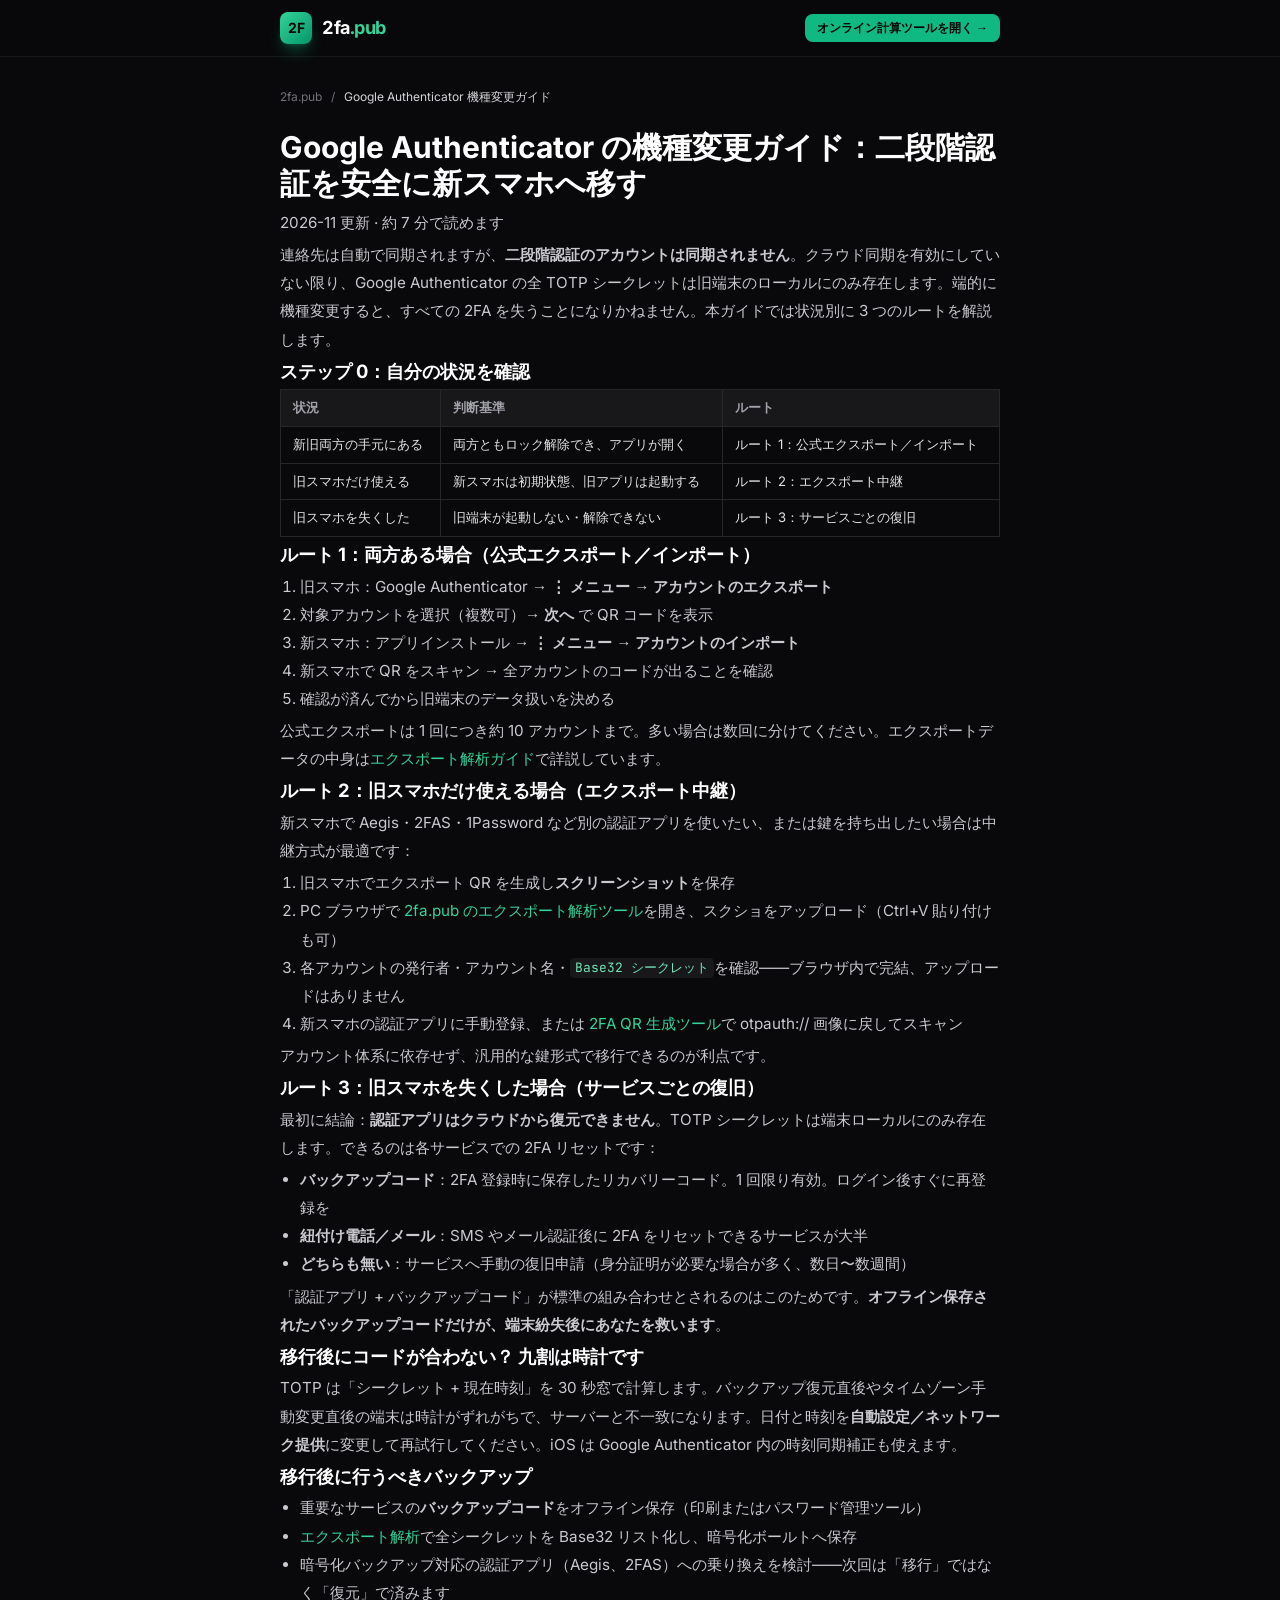
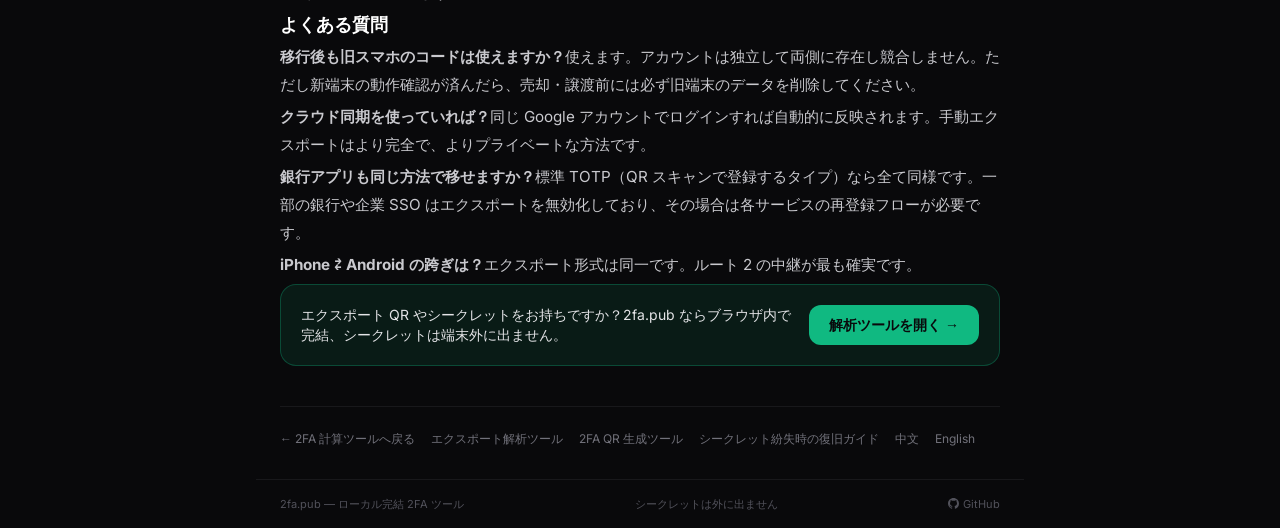
<file: guides/ja/google-authenticator-transfer-new-phone.html>
<!DOCTYPE html>
<html lang="ja">
<head>
  <meta charset="UTF-8" />
  <meta name="viewport" content="width=device-width, initial-scale=1.0" />
  <title>Google Authenticator の機種変更・移行ガイド：旧スマホから新スマホへ完全移行 - 2fa.pub</title>
  <meta name="description" content="機種変更時の Google Authenticator 移行手順を完全解説。公式のエクスポート／インポート、旧スマホしか使えない場合の中継方法、両方失った場合の復旧、移行後にコードが合わない原因と対処法。" />
  <meta name="robots" content="index, follow, max-snippet:-1" />
  <link rel="canonical" href="https://2fa.pub/guides/ja/google-authenticator-transfer-new-phone" />
  <link rel="alternate" hreflang="zh-CN" href="https://2fa.pub/guides/google-authenticator-transfer-new-phone" />
  <link rel="alternate" hreflang="en" href="https://2fa.pub/guides/en/google-authenticator-transfer-new-phone" />
  <link rel="alternate" hreflang="ja" href="https://2fa.pub/guides/ja/google-authenticator-transfer-new-phone" />
  <link rel="alternate" hreflang="x-default" href="https://2fa.pub/guides/en/google-authenticator-transfer-new-phone" />
  <link rel="icon" type="image/png" sizes="64x64" href="/assets/icon-64.png" />
  <meta property="og:type" content="article" />
  <meta property="og:site_name" content="2fa.pub" />
  <meta property="og:locale" content="ja_JP" />
  <meta property="og:locale:alternate" content="zh_CN" />
  <meta property="og:locale:alternate" content="en_US" />
  <meta property="og:title" content="Google Authenticator の機種変更・移行ガイド：旧スマホから新スマホへ完全移行" />
  <meta property="og:description" content="公式のエクスポート／インポート、旧スマホしか使えない場合の中継方法、両方失った場合の復旧、移行後にコードが合わない原因と対処法。" />
  <meta property="og:url" content="https://2fa.pub/guides/ja/google-authenticator-transfer-new-phone" />
  <meta property="og:image" content="https://2fa.pub/assets/og-image.png" />
  <meta name="twitter:card" content="summary_large_image" />
  <meta name="twitter:title" content="Google Authenticator の機種変更・移行ガイド" />
  <meta name="twitter:description" content="公式エクスポート、旧スマホだけの中継方法、両方失った場合の復旧まで。" />
  <meta name="twitter:image" content="https://2fa.pub/assets/og-image.png" />
  <script type="application/ld+json">
  {
    "@context": "https://schema.org",
    "@graph": [
      {
        "@type": "BreadcrumbList",
        "itemListElement": [
          { "@type": "ListItem", "position": 1, "name": "2fa.pub", "item": "https://2fa.pub/" },
          { "@type": "ListItem", "position": 2, "name": "Google Authenticator 機種変更ガイド", "item": "https://2fa.pub/guides/ja/google-authenticator-transfer-new-phone" }
        ]
      },
      {
        "@type": "FAQPage",
        "mainEntity": [
          {
            "@type": "Question",
            "name": "機種変更後に Google Authenticator のコードが合わない原因是？",
            "acceptedAnswer": { "@type": "Answer", "text": "ほとんどは端末の時計のずれです。TOTP はシークレットと 30 秒の時間窓から計算されるため、日付と時刻を「自動設定／ネットワーク提供」に変更すれば一致します。" }
          },
          {
            "@type": "Question",
            "name": "旧スマホで Google アカウントにログインできなくても移行できますか？",
            "acceptedAnswer": { "@type": "Answer", "text": "できます。アプリが開ける限り「アカウントのエクスポート」でローカル QR を生成し、2fa.pub で Base32 シークレットを抽出して新端末に手動登録できます。Google アカウントへのログインは一切不要です。" }
          },
          {
            "@type": "Question",
            "name": "新旧両方のスマホを失った場合、二段階認証は復旧できますか？",
            "acceptedAnswer": { "@type": "Answer", "text": "認証アプリ自体は復元できません。シークレットは端末ローカルにのみ存在するためです。バックアップコードの使用、各サービスの紐付け電話／メールでのリセット、手動での復旧申請が残された道です。" }
          },
          {
            "@type": "Question",
            "name": "クラウド同期を有効にしていれば手動移行は不要ですか？",
            "acceptedAnswer": { "@type": "Answer", "text": "同じ Google アカウントでログインすれば同期されたアカウントは自動的に反映されます。ただし同期対象外のローカルアカウントもあるため、手動エクスポートが最も確実で汎用的な方法です。" }
          },
          {
            "@type": "Question",
            "name": "移行後すぐに旧スマホのデータを削除すべきですか？",
            "acceptedAnswer": { "@type": "Answer", "text": "いえ、まだです。新端末で全アカウントのコードが正しく出ることを確認してからにしてください。両側に同じアカウントがあっても競合しません。売却や譲渡の前には必ず削除を。" }
          }
        ]
      }
    ]
  }
  </script>
  <link rel="stylesheet" href="/assets/tailwind.css" />
  <link rel="stylesheet" href="/assets/fonts/fonts.css" />
  <style>
    body { background-color: #09090B; color: #E4E4E7; }
    .article h2 { color: #fff; font-weight: 700; font-size: 1.15rem; margin: 2rem 0 .75rem; }
    .article p, .article li { line-height: 1.85; color: #C9C9CE; font-size: .95rem; }
    .article ol, .article ul { padding-left: 1.25rem; margin: .75rem 0; }
    .article ol { list-style: decimal; }
    .article ul { list-style: disc; }
    .article code { font-family: 'JetBrains Mono', Consolas, monospace; color: #6EE7B7; font-size: .85em; background: #18181B; padding: .1em .4em; border-radius: .35em; }
    .article pre { background: #18181B; border: 1px solid #27272A; border-radius: .75rem; padding: 1rem; overflow-x: auto; font-size: .8rem; line-height: 1.7; color: #A7F3D0; margin: 1rem 0; }
    .article table { width: 100%; font-size: .82rem; border-collapse: collapse; margin: 1rem 0; }
    .article th, .article td { border: 1px solid #27272A; padding: .5rem .75rem; text-align: left; }
    .article th { background: #18181B; color: #A1A1AA; }
  </style>
  <script type="application/ld+json">
  {
    "@context": "https://schema.org",
    "@type": "Article",
    "@id": "https://2fa.pub/guides/ja/google-authenticator-transfer-new-phone#article",
    "mainEntityOfPage": {"@type": "WebPage", "@id": "https://2fa.pub/guides/ja/google-authenticator-transfer-new-phone"},
    "headline": "Google Authenticator の機種変更・移行ガイド：旧スマホから新スマホへ完全移行",
    "description": "公式のエクスポート／インポート、旧スマホしか使えない場合の中継方法、両方失った場合の復旧、移行後にコードが合わない原因と対処法。",
    "inLanguage": "ja",
    "datePublished": "2026-11-10",
    "dateModified": "2026-11-10",
    "author": {"@type": "Organization", "name": "2fa.pub", "url": "https://2fa.pub/"},
    "publisher": {
      "@type": "Organization",
      "name": "2fa.pub",
      "url": "https://2fa.pub/",
      "logo": {"@type": "ImageObject", "url": "https://2fa.pub/assets/icon-512.png"}
    },
    "image": ["https://2fa.pub/assets/og-image.png"],
    "isPartOf": {"@id": "https://2fa.pub/#website"}
  }
  </script>
</head>

<body class="min-h-screen flex flex-col selection:bg-emerald-500/30">

  <header class="border-b border-zinc-900 bg-zinc-950/80 backdrop-blur sticky top-0 z-40">
    <div class="max-w-3xl mx-auto px-4 sm:px-6 h-14 flex items-center justify-between">
      <a href="/" class="flex items-center gap-2.5 shrink-0">
        <div class="w-8 h-8 rounded-lg bg-gradient-to-br from-emerald-400 to-emerald-600 shadow-lg shadow-emerald-500/30 flex items-center justify-center">
          <span class="text-zinc-950 font-bold text-sm">2F</span>
        </div>
        <span class="text-lg font-bold tracking-tight text-white" style="font-variant-numeric: tabular-nums;">2fa<span class="text-emerald-400">.pub</span></span>
      </a>
      <a href="/" class="px-3 py-1.5 rounded-lg bg-emerald-500 text-zinc-950 text-xs font-semibold">オンライン計算ツールを開く →</a>
    </div>
  </header>

  <main class="max-w-3xl w-full mx-auto px-4 sm:px-6 py-8 flex-1">
    <nav class="text-xs text-zinc-500 mb-6" aria-label="パンくず">
      <a href="/" class="hover:text-emerald-400">2fa.pub</a>
      <span class="mx-1.5">/</span>
      <span class="text-zinc-300">Google Authenticator 機種変更ガイド</span>
    </nav>

    <article class="article space-y-1">
      <h1 class="text-2xl sm:text-3xl font-bold text-white leading-snug mb-2">Google Authenticator の機種変更ガイド：二段階認証を安全に新スマホへ移す</h1>
      <p class="text-sm text-zinc-500 mb-6">2026-11 更新 · 約 7 分で読めます</p>

      <p>連絡先は自動で同期されますが、<strong>二段階認証のアカウントは同期されません</strong>。クラウド同期を有効にしていない限り、Google Authenticator の全 TOTP シークレットは旧端末のローカルにのみ存在します。端的に機種変更すると、すべての 2FA を失うことになりかねません。本ガイドでは状況別に 3 つのルートを解説します。</p>

      <h2>ステップ 0：自分の状況を確認</h2>
      <table>
        <tr><th>状況</th><th>判断基準</th><th>ルート</th></tr>
        <tr><td>新旧両方の手元にある</td><td>両方ともロック解除でき、アプリが開く</td><td>ルート 1：公式エクスポート／インポート</td></tr>
        <tr><td>旧スマホだけ使える</td><td>新スマホは初期状態、旧アプリは起動する</td><td>ルート 2：エクスポート中継</td></tr>
        <tr><td>旧スマホを失くした</td><td>旧端末が起動しない・解除できない</td><td>ルート 3：サービスごとの復旧</td></tr>
      </table>

      <h2>ルート 1：両方ある場合（公式エクスポート／インポート）</h2>
      <ol>
        <li>旧スマホ：Google Authenticator → <strong>⋮ メニュー → アカウントのエクスポート</strong></li>
        <li>対象アカウントを選択（複数可）→ <strong>次へ</strong> で QR コードを表示</li>
        <li>新スマホ：アプリインストール → <strong>⋮ メニュー → アカウントのインポート</strong></li>
        <li>新スマホで QR をスキャン → 全アカウントのコードが出ることを確認</li>
        <li>確認が済んでから旧端末のデータ扱いを決める</li>
      </ol>
      <p>公式エクスポートは 1 回につき約 10 アカウントまで。多い場合は数回に分けてください。エクスポートデータの中身は<a href="/guides/ja/google-authenticator-export" class="text-emerald-400 hover:underline">エクスポート解析ガイド</a>で詳説しています。</p>

      <h2>ルート 2：旧スマホだけ使える場合（エクスポート中継）</h2>
      <p>新スマホで Aegis・2FAS・1Password など別の認証アプリを使いたい、または鍵を持ち出したい場合は中継方式が最適です：</p>
      <ol>
        <li>旧スマホでエクスポート QR を生成し<strong>スクリーンショット</strong>を保存</li>
        <li>PC ブラウザで <a href="/google-extractor" class="text-emerald-400 hover:underline">2fa.pub のエクスポート解析ツール</a>を開き、スクショをアップロード（Ctrl+V 貼り付けも可）</li>
        <li>各アカウントの発行者・アカウント名・<code>Base32 シークレット</code>を確認——ブラウザ内で完結、アップロードはありません</li>
        <li>新スマホの認証アプリに手動登録、または <a href="/qr-generator" class="text-emerald-400 hover:underline">2FA QR 生成ツール</a>で otpauth:// 画像に戻してスキャン</li>
        </ol>
      <p>アカウント体系に依存せず、汎用的な鍵形式で移行できるのが利点です。</p>

      <h2>ルート 3：旧スマホを失くした場合（サービスごとの復旧）</h2>
      <p>最初に結論：<strong>認証アプリはクラウドから復元できません</strong>。TOTP シークレットは端末ローカルにのみ存在します。できるのは各サービスでの 2FA リセットです：</p>
      <ul>
        <li><strong>バックアップコード</strong>：2FA 登録時に保存したリカバリーコード。1 回限り有効。ログイン後すぐに再登録を</li>
        <li><strong>紐付け電話／メール</strong>：SMS やメール認証後に 2FA をリセットできるサービスが大半</li>
        <li><strong>どちらも無い</strong>：サービスへ手動の復旧申請（身分証明が必要な場合が多く、数日〜数週間）</li>
      </ul>
      <p>「認証アプリ + バックアップコード」が標準の組み合わせとされるのはこのためです。<strong>オフライン保存されたバックアップコードだけが、端末紛失後にあなたを救います</strong>。</p>

      <h2>移行後にコードが合わない？ 九割は時計です</h2>
      <p>TOTP は「シークレット + 現在時刻」を 30 秒窓で計算します。バックアップ復元直後やタイムゾーン手動変更直後の端末は時計がずれがちで、サーバーと不一致になります。日付と時刻を<strong>自動設定／ネットワーク提供</strong>に変更して再試行してください。iOS は Google Authenticator 内の時刻同期補正も使えます。</p>

      <h2>移行後に行うべきバックアップ</h2>
      <ul>
        <li>重要なサービスの<strong>バックアップコード</strong>をオフライン保存（印刷またはパスワード管理ツール）</li>
        <li><a href="/guides/ja/google-authenticator-export" class="text-emerald-400 hover:underline">エクスポート解析</a>で全シークレットを Base32 リスト化し、暗号化ボールトへ保存</li>
        <li>暗号化バックアップ対応の認証アプリ（Aegis、2FAS）への乗り換えを検討——次回は「移行」ではなく「復元」で済みます</li>
      </ul>

      <h2>よくある質問</h2>
      <p><strong>移行後も旧スマホのコードは使えますか？</strong>使えます。アカウントは独立して両側に存在し競合しません。ただし新端末の動作確認が済んだら、売却・譲渡前には必ず旧端末のデータを削除してください。</p>
      <p><strong>クラウド同期を使っていれば？</strong>同じ Google アカウントでログインすれば自動的に反映されます。手動エクスポートはより完全で、よりプライベートな方法です。</p>
      <p><strong>銀行アプリも同じ方法で移せますか？</strong>標準 TOTP（QR スキャンで登録するタイプ）なら全て同様です。一部の銀行や企業 SSO はエクスポートを無効化しており、その場合は各サービスの再登録フローが必要です。</p>
      <p><strong>iPhone ⇄ Android の跨ぎは？</strong>エクスポート形式は同一です。ルート 2 の中継が最も確実です。</p>

      <div class="mt-10 p-5 rounded-2xl bg-emerald-500/10 border border-emerald-500/30 flex flex-col sm:flex-row items-center gap-4">
        <div class="flex-1 text-sm text-zinc-200">エクスポート QR やシークレットをお持ちですか？2fa.pub ならブラウザ内で完結、シークレットは端末外に出ません。</div>
        <a href="/google-extractor" class="shrink-0 px-5 py-2.5 rounded-xl bg-emerald-500 text-zinc-950 font-semibold text-sm">解析ツールを開く →</a>
      </div>
    </article>

    <div class="mt-10 pt-6 border-t border-zinc-900 text-xs text-zinc-500 flex flex-wrap gap-x-4 gap-y-2">
      <a href="/" class="hover:text-emerald-400">← 2FA 計算ツールへ戻る</a>
      <a href="/google-extractor" class="hover:text-emerald-400">エクスポート解析ツール</a>
      <a href="/qr-generator" class="hover:text-emerald-400">2FA QR 生成ツール</a>
      <a href="/guides/lost-2fa-secret-recovery" class="hover:text-emerald-400">シークレット紛失時の復旧ガイド</a>
      <a href="/guides/google-authenticator-transfer-new-phone" class="hover:text-emerald-400">中文</a>
      <a href="/guides/en/google-authenticator-transfer-new-phone" class="hover:text-emerald-400">English</a>
    </div>
  </main>

  <footer class="max-w-3xl w-full mx-auto px-4 sm:px-6 py-4 border-t border-zinc-900 text-[11px] text-zinc-600 flex items-center justify-between">
    <span>2fa.pub — ローカル完結 2FA ツール</span>
    <span>シークレットは外に出ません</span>
      <span class="inline-flex"><a href="https://github.com/yizheshen26-gif/2fa.pub" target="_blank" rel="noopener" class="inline-flex items-center gap-1 hover:text-emerald-400 transition-colors"><svg width="11" height="11" viewBox="0 0 16 16" fill="currentColor" aria-hidden="true"><path d="M8 0C3.58 0 0 3.58 0 8c0 3.54 2.29 6.53 5.47 7.59.4.07.55-.17.55-.38 0-.19-.01-.82-.01-1.49-2.01.37-2.53-.49-2.69-.94-.09-.23-.48-.94-.82-1.13-.28-.15-.68-.52-.01-.53.63-.01 1.08.58 1.23.82.72 1.21 1.87.87 2.33.66.07-.52.28-.87.51-1.07-1.78-.2-3.64-.89-3.64-3.95 0-.87.31-1.59.82-2.15-.08-.2-.36-1.02.08-2.12 0 0 .67-.21 2.2.82.64-.18 1.32-.27 2-.27s1.36.09 2 .27c1.53-1.04 2.2-.82 2.2-.82.44 1.1.16 1.92.08 2.12.51.56.82 1.27.82 2.15 0 3.07-1.87 3.75-3.65 3.95.29.25.54.73.54 1.48 0 1.07-.01 1.93-.01 2.2 0 .21.15.46.55.38A8.01 8.01 0 0 0 16 8c0-4.42-3.58-8-8-8Z"/></svg>GitHub</a></span>
  </footer>
</body>
</html>
</file>
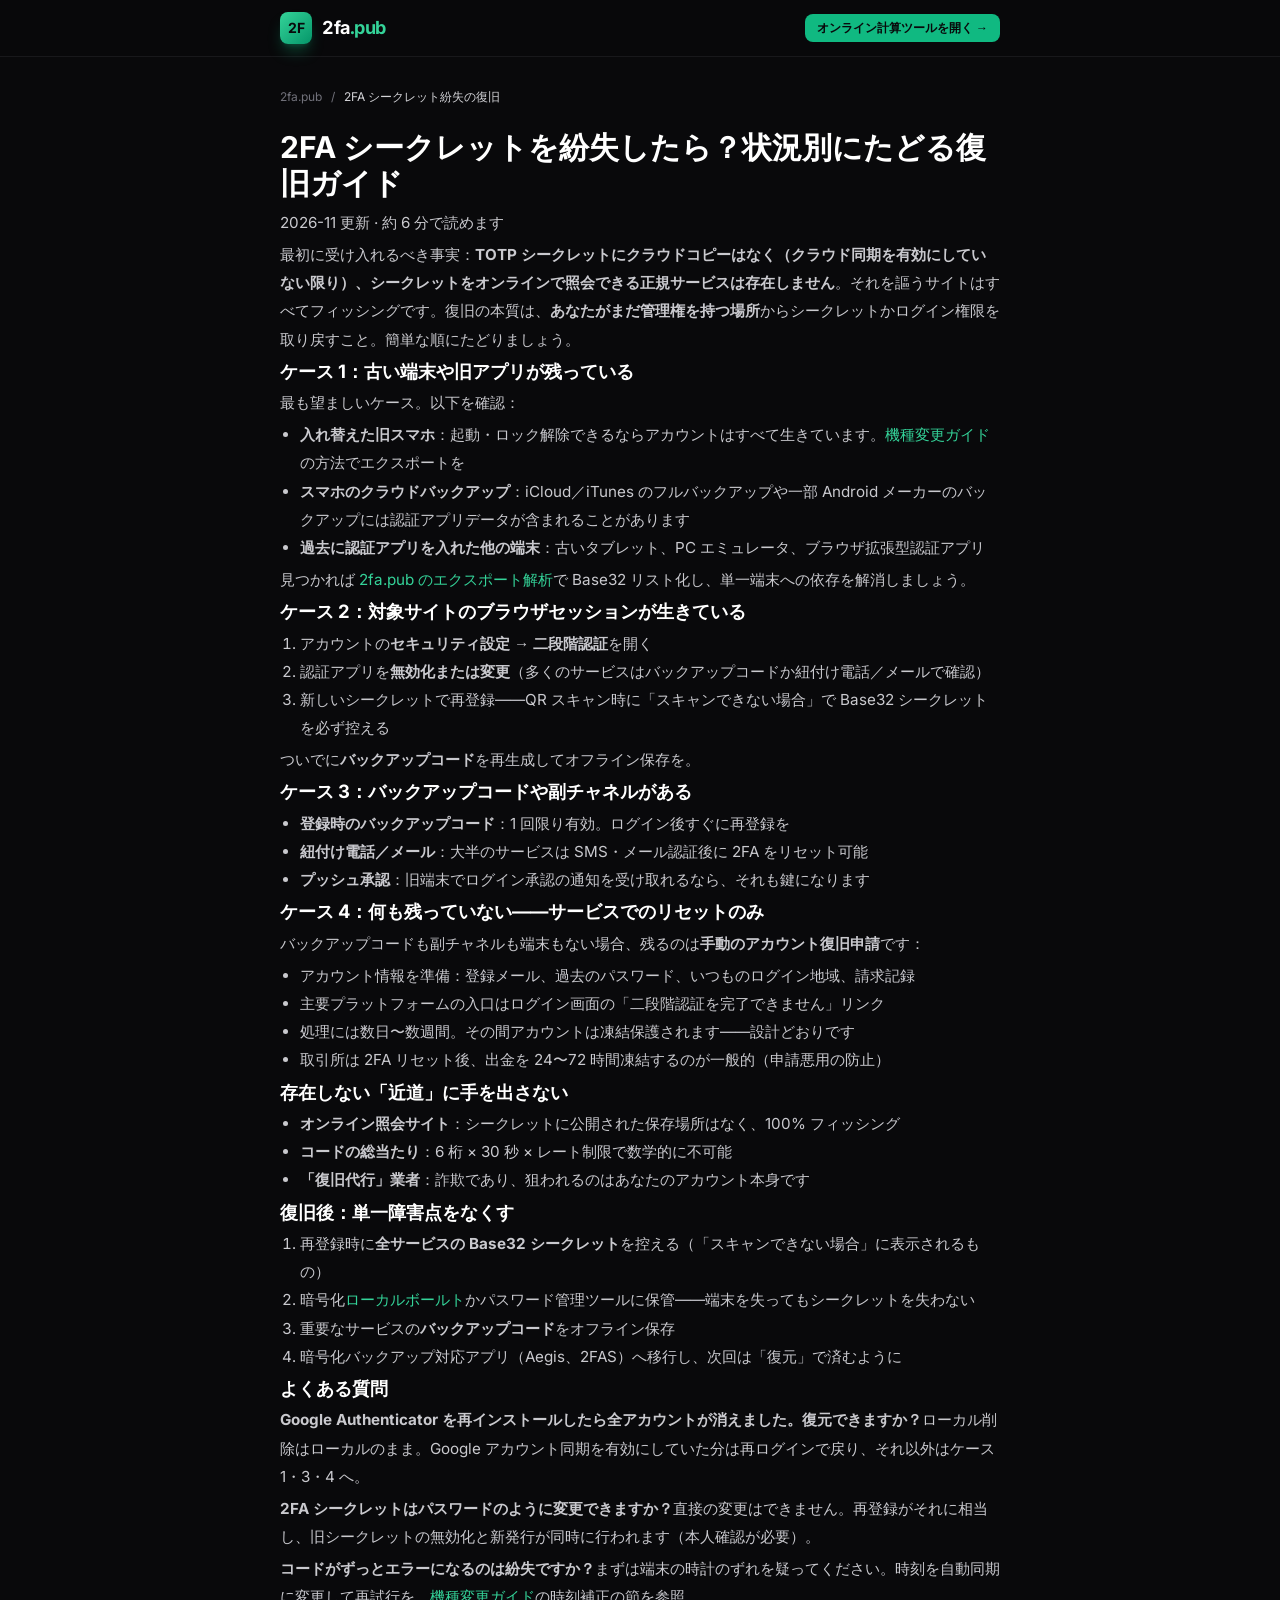
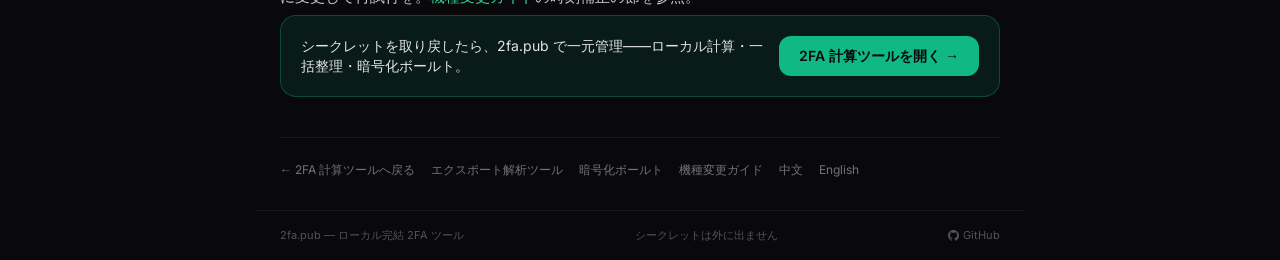
<file: guides/ja/lost-2fa-secret-recovery.html>
<!DOCTYPE html>
<html lang="ja">
<head>
  <meta charset="UTF-8" />
  <meta name="viewport" content="width=device-width, initial-scale=1.0" />
  <title>2FA シークレットを紛失したら？二段階認証アクセスの復旧ガイド - 2fa.pub</title>
  <meta name="description" content="2FA シークレットを失くしてコードが出せない？古い端末、ログイン中セッション、バックアップコード、各サービスのリセット——復旧できるケースとできないケースを順に解説。" />
  <meta name="robots" content="index, follow, max-snippet:-1" />
  <link rel="canonical" href="https://2fa.pub/guides/ja/lost-2fa-secret-recovery" />
  <link rel="alternate" hreflang="zh-CN" href="https://2fa.pub/guides/lost-2fa-secret-recovery" />
  <link rel="alternate" hreflang="en" href="https://2fa.pub/guides/en/lost-2fa-secret-recovery" />
  <link rel="alternate" hreflang="ja" href="https://2fa.pub/guides/ja/lost-2fa-secret-recovery" />
  <link rel="alternate" hreflang="x-default" href="https://2fa.pub/guides/en/lost-2fa-secret-recovery" />
  <link rel="icon" type="image/png" sizes="64x64" href="/assets/icon-64.png" />
  <meta property="og:type" content="article" />
  <meta property="og:site_name" content="2fa.pub" />
  <meta property="og:locale" content="ja_JP" />
  <meta property="og:locale:alternate" content="zh_CN" />
  <meta property="og:locale:alternate" content="en_US" />
  <meta property="og:title" content="2FA シークレットを紛失したら？二段階認証アクセスの復旧ガイド" />
  <meta property="og:description" content="古い端末、ログイン中セッション、バックアップコード、各サービスのリセット——復旧できるケースとできないケースを順に解説。" />
  <meta property="og:url" content="https://2fa.pub/guides/ja/lost-2fa-secret-recovery" />
  <meta property="og:image" content="https://2fa.pub/assets/og-image.png" />
  <meta name="twitter:card" content="summary_large_image" />
  <meta name="twitter:title" content="2FA シークレットを紛失したら？二段階認証アクセスの復旧ガイド" />
  <meta name="twitter:description" content="古い端末、セッション、バックアップコード、サービスでのリセットまで。" />
  <meta name="twitter:image" content="https://2fa.pub/assets/og-image.png" />
  <script type="application/ld+json">
  {
    "@context": "https://schema.org",
    "@graph": [
      {
        "@type": "BreadcrumbList",
        "itemListElement": [
          { "@type": "ListItem", "position": 1, "name": "2fa.pub", "item": "https://2fa.pub/" },
          { "@type": "ListItem", "position": 2, "name": "2FA シークレット紛失の復旧", "item": "https://2fa.pub/guides/ja/lost-2fa-secret-recovery" }
        ]
      },
      {
        "@type": "FAQPage",
        "mainEntity": [
          {
            "@type": "Question",
            "name": "認証アプリをアンインストールしました。シークレットは復元できますか？",
            "acceptedAnswer": { "@type": "Answer", "text": "アンインストールでローカルのシークレットは削除され、クラウド同期を有効にしていない限りコピーはありません。残る手段は端末バックアップ、古い端末に残ったデータ、各サービスのリセットフローです。" }
          },
          {
            "@type": "Question",
            "name": "2FA のシークレットをオンラインで調べられるサイトは本当ですか？",
            "acceptedAnswer": { "@type": "Answer", "text": "いいえ、存在しません。TOTP シークレットはあなたの端末とサービスのデータベースにのみ存在します。シークレットを照会できると謳うサイトは 100% フィッシングまたは詐欺です。" }
          },
          {
            "@type": "Question",
            "name": "ログインはできるがコードが出せません。再登録するには？",
            "acceptedAnswer": { "@type": "Answer", "text": "セキュリティ設定でまず二段階認証を無効化し（バックアップコードや紐付け電話／メールでの確認が求められます）、新しいシークレットで再登録します。その際「スキャンできない場合」で表示される Base32 シークレットを必ず控えてください。" }
          },
          {
            "@type": "Question",
            "name": "二度と起こさないためには？",
            "acceptedAnswer": { "@type": "Answer", "text": "全シークレットをエクスポートして暗号化オフライン保存、重要なサービスにはバックアップコードを保存、Aegis や 2FAS など暗号化バックアップ対応の認証アプリへの移行、の 3 つです。" }
          }
        ]
      }
    ]
  }
  </script>
  <link rel="stylesheet" href="/assets/tailwind.css" />
  <link rel="stylesheet" href="/assets/fonts/fonts.css" />
  <style>
    body { background-color: #09090B; color: #E4E4E7; }
    .article h2 { color: #fff; font-weight: 700; font-size: 1.15rem; margin: 2rem 0 .75rem; }
    .article p, .article li { line-height: 1.85; color: #C9C9CE; font-size: .95rem; }
    .article ol, .article ul { padding-left: 1.25rem; margin: .75rem 0; }
    .article ol { list-style: decimal; }
    .article ul { list-style: disc; }
    .article code { font-family: 'JetBrains Mono', Consolas, monospace; color: #6EE7B7; font-size: .85em; background: #18181B; padding: .1em .4em; border-radius: .35em; }
    .article pre { background: #18181B; border: 1px solid #27272A; border-radius: .75rem; padding: 1rem; overflow-x: auto; font-size: .8rem; line-height: 1.7; color: #A7F3D0; margin: 1rem 0; }
    .article table { width: 100%; font-size: .82rem; border-collapse: collapse; margin: 1rem 0; }
    .article th, .article td { border: 1px solid #27272A; padding: .5rem .75rem; text-align: left; }
    .article th { background: #18181B; color: #A1A1AA; }
  </style>
  <script type="application/ld+json">
  {
    "@context": "https://schema.org",
    "@type": "Article",
    "@id": "https://2fa.pub/guides/ja/lost-2fa-secret-recovery#article",
    "mainEntityOfPage": {"@type": "WebPage", "@id": "https://2fa.pub/guides/ja/lost-2fa-secret-recovery"},
    "headline": "2FA シークレットを紛失したら？二段階認証アクセスの復旧ガイド",
    "description": "古い端末、ログイン中セッション、バックアップコード、各サービスのリセット——復旧できるケースとできないケースを順に解説。",
    "inLanguage": "ja",
    "datePublished": "2026-11-10",
    "dateModified": "2026-11-10",
    "author": {"@type": "Organization", "name": "2fa.pub", "url": "https://2fa.pub/"},
    "publisher": {
      "@type": "Organization",
      "name": "2fa.pub",
      "url": "https://2fa.pub/",
      "logo": {"@type": "ImageObject", "url": "https://2fa.pub/assets/icon-512.png"}
    },
    "image": ["https://2fa.pub/assets/og-image.png"],
    "isPartOf": {"@id": "https://2fa.pub/#website"}
  }
  </script>
</head>

<body class="min-h-screen flex flex-col selection:bg-emerald-500/30">

  <header class="border-b border-zinc-900 bg-zinc-950/80 backdrop-blur sticky top-0 z-40">
    <div class="max-w-3xl mx-auto px-4 sm:px-6 h-14 flex items-center justify-between">
      <a href="/" class="flex items-center gap-2.5 shrink-0">
        <div class="w-8 h-8 rounded-lg bg-gradient-to-br from-emerald-400 to-emerald-600 shadow-lg shadow-emerald-500/30 flex items-center justify-center">
          <span class="text-zinc-950 font-bold text-sm">2F</span>
        </div>
        <span class="text-lg font-bold tracking-tight text-white" style="font-variant-numeric: tabular-nums;">2fa<span class="text-emerald-400">.pub</span></span>
      </a>
      <a href="/" class="px-3 py-1.5 rounded-lg bg-emerald-500 text-zinc-950 text-xs font-semibold">オンライン計算ツールを開く →</a>
    </div>
  </header>

  <main class="max-w-3xl w-full mx-auto px-4 sm:px-6 py-8 flex-1">
    <nav class="text-xs text-zinc-500 mb-6" aria-label="パンくず">
      <a href="/" class="hover:text-emerald-400">2fa.pub</a>
      <span class="mx-1.5">/</span>
      <span class="text-zinc-300">2FA シークレット紛失の復旧</span>
    </nav>

    <article class="article space-y-1">
      <h1 class="text-2xl sm:text-3xl font-bold text-white leading-snug mb-2">2FA シークレットを紛失したら？状況別にたどる復旧ガイド</h1>
      <p class="text-sm text-zinc-500 mb-6">2026-11 更新 · 約 6 分で読めます</p>

      <p>最初に受け入れるべき事実：<strong>TOTP シークレットにクラウドコピーはなく（クラウド同期を有効にしていない限り）、シークレットをオンラインで照会できる正規サービスは存在しません</strong>。それを謳うサイトはすべてフィッシングです。復旧の本質は、<strong>あなたがまだ管理権を持つ場所</strong>からシークレットかログイン権限を取り戻すこと。簡単な順にたどりましょう。</p>

      <h2>ケース 1：古い端末や旧アプリが残っている</h2>
      <p>最も望ましいケース。以下を確認：</p>
      <ul>
        <li><strong>入れ替えた旧スマホ</strong>：起動・ロック解除できるならアカウントはすべて生きています。<a href="/guides/ja/google-authenticator-transfer-new-phone" class="text-emerald-400 hover:underline">機種変更ガイド</a>の方法でエクスポートを</li>
        <li><strong>スマホのクラウドバックアップ</strong>：iCloud／iTunes のフルバックアップや一部 Android メーカーのバックアップには認証アプリデータが含まれることがあります</li>
        <li><strong>過去に認証アプリを入れた他の端末</strong>：古いタブレット、PC エミュレータ、ブラウザ拡張型認証アプリ</li>
      </ul>
      <p>見つかれば <a href="/google-extractor" class="text-emerald-400 hover:underline">2fa.pub のエクスポート解析</a>で Base32 リスト化し、単一端末への依存を解消しましょう。</p>

      <h2>ケース 2：対象サイトのブラウザセッションが生きている</h2>
      <ol>
        <li>アカウントの<strong>セキュリティ設定 → 二段階認証</strong>を開く</li>
        <li>認証アプリを<strong>無効化または変更</strong>（多くのサービスはバックアップコードか紐付け電話／メールで確認）</li>
        <li>新しいシークレットで再登録——QR スキャン時に「スキャンできない場合」で Base32 シークレットを必ず控える</li>
      </ol>
      <p>ついでに<strong>バックアップコード</strong>を再生成してオフライン保存を。</p>

      <h2>ケース 3：バックアップコードや副チャネルがある</h2>
      <ul>
        <li><strong>登録時のバックアップコード</strong>：1 回限り有効。ログイン後すぐに再登録を</li>
        <li><strong>紐付け電話／メール</strong>：大半のサービスは SMS・メール認証後に 2FA をリセット可能</li>
        <li><strong>プッシュ承認</strong>：旧端末でログイン承認の通知を受け取れるなら、それも鍵になります</li>
      </ul>

      <h2>ケース 4：何も残っていない——サービスでのリセットのみ</h2>
      <p>バックアップコードも副チャネルも端末もない場合、残るのは<strong>手動のアカウント復旧申請</strong>です：</p>
      <ul>
        <li>アカウント情報を準備：登録メール、過去のパスワード、いつものログイン地域、請求記録</li>
        <li>主要プラットフォームの入口はログイン画面の「二段階認証を完了できません」リンク</li>
        <li>処理には数日〜数週間。その間アカウントは凍結保護されます——設計どおりです</li>
        <li>取引所は 2FA リセット後、出金を 24〜72 時間凍結するのが一般的（申請悪用の防止）</li>
      </ul>

      <h2>存在しない「近道」に手を出さない</h2>
      <ul>
        <li><strong>オンライン照会サイト</strong>：シークレットに公開された保存場所はなく、100% フィッシング</li>
        <li><strong>コードの総当たり</strong>：6 桁 × 30 秒 × レート制限で数学的に不可能</li>
        <li><strong>「復旧代行」業者</strong>：詐欺であり、狙われるのはあなたのアカウント本身です</li>
      </ul>

      <h2>復旧後：単一障害点をなくす</h2>
      <ol>
        <li>再登録時に<strong>全サービスの Base32 シークレット</strong>を控える（「スキャンできない場合」に表示されるもの）</li>
        <li>暗号化<a href="/vault" class="text-emerald-400 hover:underline">ローカルボールト</a>かパスワード管理ツールに保管——端末を失ってもシークレットを失わない</li>
        <li>重要なサービスの<strong>バックアップコード</strong>をオフライン保存</li>
        <li>暗号化バックアップ対応アプリ（Aegis、2FAS）へ移行し、次回は「復元」で済むように</li>
      </ol>

      <h2>よくある質問</h2>
      <p><strong>Google Authenticator を再インストールしたら全アカウントが消えました。復元できますか？</strong>ローカル削除はローカルのまま。Google アカウント同期を有効にしていた分は再ログインで戻り、それ以外はケース 1・3・4 へ。</p>
      <p><strong>2FA シークレットはパスワードのように変更できますか？</strong>直接の変更はできません。再登録がそれに相当し、旧シークレットの無効化と新発行が同時に行われます（本人確認が必要）。</p>
      <p><strong>コードがずっとエラーになるのは紛失ですか？</strong>まずは端末の時計のずれを疑ってください。時刻を自動同期に変更して再試行を。<a href="/guides/ja/google-authenticator-transfer-new-phone" class="text-emerald-400 hover:underline">機種変更ガイド</a>の時刻補正の節を参照。</p>

      <div class="mt-10 p-5 rounded-2xl bg-emerald-500/10 border border-emerald-500/30 flex flex-col sm:flex-row items-center gap-4">
        <div class="flex-1 text-sm text-zinc-200">シークレットを取り戻したら、2fa.pub で一元管理——ローカル計算・一括整理・暗号化ボールト。</div>
        <a href="/" class="shrink-0 px-5 py-2.5 rounded-xl bg-emerald-500 text-zinc-950 font-semibold text-sm">2FA 計算ツールを開く →</a>
      </div>
    </article>

    <div class="mt-10 pt-6 border-t border-zinc-900 text-xs text-zinc-500 flex flex-wrap gap-x-4 gap-y-2">
      <a href="/" class="hover:text-emerald-400">← 2FA 計算ツールへ戻る</a>
      <a href="/google-extractor" class="hover:text-emerald-400">エクスポート解析ツール</a>
      <a href="/vault" class="hover:text-emerald-400">暗号化ボールト</a>
      <a href="/guides/ja/google-authenticator-transfer-new-phone" class="hover:text-emerald-400">機種変更ガイド</a>
      <a href="/guides/lost-2fa-secret-recovery" class="hover:text-emerald-400">中文</a>
      <a href="/guides/en/lost-2fa-secret-recovery" class="hover:text-emerald-400">English</a>
    </div>
  </main>

  <footer class="max-w-3xl w-full mx-auto px-4 sm:px-6 py-4 border-t border-zinc-900 text-[11px] text-zinc-600 flex items-center justify-between">
    <span>2fa.pub — ローカル完結 2FA ツール</span>
    <span>シークレットは外に出ません</span>
      <span class="inline-flex"><a href="https://github.com/yizheshen26-gif/2fa.pub" target="_blank" rel="noopener" class="inline-flex items-center gap-1 hover:text-emerald-400 transition-colors"><svg width="11" height="11" viewBox="0 0 16 16" fill="currentColor" aria-hidden="true"><path d="M8 0C3.58 0 0 3.58 0 8c0 3.54 2.29 6.53 5.47 7.59.4.07.55-.17.55-.38 0-.19-.01-.82-.01-1.49-2.01.37-2.53-.49-2.69-.94-.09-.23-.48-.94-.82-1.13-.28-.15-.68-.52-.01-.53.63-.01 1.08.58 1.23.82.72 1.21 1.87.87 2.33.66.07-.52.28-.87.51-1.07-1.78-.2-3.64-.89-3.64-3.95 0-.87.31-1.59.82-2.15-.08-.2-.36-1.02.08-2.12 0 0 .67-.21 2.2.82.64-.18 1.32-.27 2-.27s1.36.09 2 .27c1.53-1.04 2.2-.82 2.2-.82.44 1.1.16 1.92.08 2.12.51.56.82 1.27.82 2.15 0 3.07-1.87 3.75-3.65 3.95.29.25.54.73.54 1.48 0 1.07-.01 1.93-.01 2.2 0 .21.15.46.55.38A8.01 8.01 0 0 0 16 8c0-4.42-3.58-8-8-8Z"/></svg>GitHub</a></span>
  </footer>
</body>
</html>
</file>
<file: assets/fonts/fonts.css>
/* cyrillic-ext */
@font-face {
  font-family: 'Inter';
  font-style: normal;
  font-weight: 400;
  font-display: swap;
  src: url(UcC73FwrK3iLTeHuS_nVMrMxCp50SjIa2JL7SUc.woff2) format('woff2');
  unicode-range: U+0460-052F, U+1C80-1C8A, U+20B4, U+2DE0-2DFF, U+A640-A69F, U+FE2E-FE2F;
}
/* cyrillic */
@font-face {
  font-family: 'Inter';
  font-style: normal;
  font-weight: 400;
  font-display: swap;
  src: url(UcC73FwrK3iLTeHuS_nVMrMxCp50SjIa0ZL7SUc.woff2) format('woff2');
  unicode-range: U+0301, U+0400-045F, U+0490-0491, U+04B0-04B1, U+2116;
}
/* greek-ext */
@font-face {
  font-family: 'Inter';
  font-style: normal;
  font-weight: 400;
  font-display: swap;
  src: url(UcC73FwrK3iLTeHuS_nVMrMxCp50SjIa2ZL7SUc.woff2) format('woff2');
  unicode-range: U+1F00-1FFF;
}
/* greek */
@font-face {
  font-family: 'Inter';
  font-style: normal;
  font-weight: 400;
  font-display: swap;
  src: url(UcC73FwrK3iLTeHuS_nVMrMxCp50SjIa1pL7SUc.woff2) format('woff2');
  unicode-range: U+0370-0377, U+037A-037F, U+0384-038A, U+038C, U+038E-03A1, U+03A3-03FF;
}
/* vietnamese */
@font-face {
  font-family: 'Inter';
  font-style: normal;
  font-weight: 400;
  font-display: swap;
  src: url(UcC73FwrK3iLTeHuS_nVMrMxCp50SjIa2pL7SUc.woff2) format('woff2');
  unicode-range: U+0102-0103, U+0110-0111, U+0128-0129, U+0168-0169, U+01A0-01A1, U+01AF-01B0, U+0300-0301, U+0303-0304, U+0308-0309, U+0323, U+0329, U+1EA0-1EF9, U+20AB;
}
/* latin-ext */
@font-face {
  font-family: 'Inter';
  font-style: normal;
  font-weight: 400;
  font-display: swap;
  src: url(UcC73FwrK3iLTeHuS_nVMrMxCp50SjIa25L7SUc.woff2) format('woff2');
  unicode-range: U+0100-02BA, U+02BD-02C5, U+02C7-02CC, U+02CE-02D7, U+02DD-02FF, U+0304, U+0308, U+0329, U+1D00-1DBF, U+1E00-1E9F, U+1EF2-1EFF, U+2020, U+20A0-20AB, U+20AD-20C4, U+2113, U+2C60-2C7F, U+A720-A7FF;
}
/* latin */
@font-face {
  font-family: 'Inter';
  font-style: normal;
  font-weight: 400;
  font-display: swap;
  src: url(UcC73FwrK3iLTeHuS_nVMrMxCp50SjIa1ZL7.woff2) format('woff2');
  unicode-range: U+0000-00FF, U+0131, U+0152-0153, U+02BB-02BC, U+02C6, U+02DA, U+02DC, U+0304, U+0308, U+0329, U+2000-206F, U+20AC, U+2122, U+2191, U+2193, U+2212, U+2215, U+FEFF, U+FFFD;
}
/* cyrillic-ext */
@font-face {
  font-family: 'Inter';
  font-style: normal;
  font-weight: 500;
  font-display: swap;
  src: url(UcC73FwrK3iLTeHuS_nVMrMxCp50SjIa2JL7SUc.woff2) format('woff2');
  unicode-range: U+0460-052F, U+1C80-1C8A, U+20B4, U+2DE0-2DFF, U+A640-A69F, U+FE2E-FE2F;
}
/* cyrillic */
@font-face {
  font-family: 'Inter';
  font-style: normal;
  font-weight: 500;
  font-display: swap;
  src: url(UcC73FwrK3iLTeHuS_nVMrMxCp50SjIa0ZL7SUc.woff2) format('woff2');
  unicode-range: U+0301, U+0400-045F, U+0490-0491, U+04B0-04B1, U+2116;
}
/* greek-ext */
@font-face {
  font-family: 'Inter';
  font-style: normal;
  font-weight: 500;
  font-display: swap;
  src: url(UcC73FwrK3iLTeHuS_nVMrMxCp50SjIa2ZL7SUc.woff2) format('woff2');
  unicode-range: U+1F00-1FFF;
}
/* greek */
@font-face {
  font-family: 'Inter';
  font-style: normal;
  font-weight: 500;
  font-display: swap;
  src: url(UcC73FwrK3iLTeHuS_nVMrMxCp50SjIa1pL7SUc.woff2) format('woff2');
  unicode-range: U+0370-0377, U+037A-037F, U+0384-038A, U+038C, U+038E-03A1, U+03A3-03FF;
}
/* vietnamese */
@font-face {
  font-family: 'Inter';
  font-style: normal;
  font-weight: 500;
  font-display: swap;
  src: url(UcC73FwrK3iLTeHuS_nVMrMxCp50SjIa2pL7SUc.woff2) format('woff2');
  unicode-range: U+0102-0103, U+0110-0111, U+0128-0129, U+0168-0169, U+01A0-01A1, U+01AF-01B0, U+0300-0301, U+0303-0304, U+0308-0309, U+0323, U+0329, U+1EA0-1EF9, U+20AB;
}
/* latin-ext */
@font-face {
  font-family: 'Inter';
  font-style: normal;
  font-weight: 500;
  font-display: swap;
  src: url(UcC73FwrK3iLTeHuS_nVMrMxCp50SjIa25L7SUc.woff2) format('woff2');
  unicode-range: U+0100-02BA, U+02BD-02C5, U+02C7-02CC, U+02CE-02D7, U+02DD-02FF, U+0304, U+0308, U+0329, U+1D00-1DBF, U+1E00-1E9F, U+1EF2-1EFF, U+2020, U+20A0-20AB, U+20AD-20C4, U+2113, U+2C60-2C7F, U+A720-A7FF;
}
/* latin */
@font-face {
  font-family: 'Inter';
  font-style: normal;
  font-weight: 500;
  font-display: swap;
  src: url(UcC73FwrK3iLTeHuS_nVMrMxCp50SjIa1ZL7.woff2) format('woff2');
  unicode-range: U+0000-00FF, U+0131, U+0152-0153, U+02BB-02BC, U+02C6, U+02DA, U+02DC, U+0304, U+0308, U+0329, U+2000-206F, U+20AC, U+2122, U+2191, U+2193, U+2212, U+2215, U+FEFF, U+FFFD;
}
/* cyrillic-ext */
@font-face {
  font-family: 'Inter';
  font-style: normal;
  font-weight: 600;
  font-display: swap;
  src: url(UcC73FwrK3iLTeHuS_nVMrMxCp50SjIa2JL7SUc.woff2) format('woff2');
  unicode-range: U+0460-052F, U+1C80-1C8A, U+20B4, U+2DE0-2DFF, U+A640-A69F, U+FE2E-FE2F;
}
/* cyrillic */
@font-face {
  font-family: 'Inter';
  font-style: normal;
  font-weight: 600;
  font-display: swap;
  src: url(UcC73FwrK3iLTeHuS_nVMrMxCp50SjIa0ZL7SUc.woff2) format('woff2');
  unicode-range: U+0301, U+0400-045F, U+0490-0491, U+04B0-04B1, U+2116;
}
/* greek-ext */
@font-face {
  font-family: 'Inter';
  font-style: normal;
  font-weight: 600;
  font-display: swap;
  src: url(UcC73FwrK3iLTeHuS_nVMrMxCp50SjIa2ZL7SUc.woff2) format('woff2');
  unicode-range: U+1F00-1FFF;
}
/* greek */
@font-face {
  font-family: 'Inter';
  font-style: normal;
  font-weight: 600;
  font-display: swap;
  src: url(UcC73FwrK3iLTeHuS_nVMrMxCp50SjIa1pL7SUc.woff2) format('woff2');
  unicode-range: U+0370-0377, U+037A-037F, U+0384-038A, U+038C, U+038E-03A1, U+03A3-03FF;
}
/* vietnamese */
@font-face {
  font-family: 'Inter';
  font-style: normal;
  font-weight: 600;
  font-display: swap;
  src: url(UcC73FwrK3iLTeHuS_nVMrMxCp50SjIa2pL7SUc.woff2) format('woff2');
  unicode-range: U+0102-0103, U+0110-0111, U+0128-0129, U+0168-0169, U+01A0-01A1, U+01AF-01B0, U+0300-0301, U+0303-0304, U+0308-0309, U+0323, U+0329, U+1EA0-1EF9, U+20AB;
}
/* latin-ext */
@font-face {
  font-family: 'Inter';
  font-style: normal;
  font-weight: 600;
  font-display: swap;
  src: url(UcC73FwrK3iLTeHuS_nVMrMxCp50SjIa25L7SUc.woff2) format('woff2');
  unicode-range: U+0100-02BA, U+02BD-02C5, U+02C7-02CC, U+02CE-02D7, U+02DD-02FF, U+0304, U+0308, U+0329, U+1D00-1DBF, U+1E00-1E9F, U+1EF2-1EFF, U+2020, U+20A0-20AB, U+20AD-20C4, U+2113, U+2C60-2C7F, U+A720-A7FF;
}
/* latin */
@font-face {
  font-family: 'Inter';
  font-style: normal;
  font-weight: 600;
  font-display: swap;
  src: url(UcC73FwrK3iLTeHuS_nVMrMxCp50SjIa1ZL7.woff2) format('woff2');
  unicode-range: U+0000-00FF, U+0131, U+0152-0153, U+02BB-02BC, U+02C6, U+02DA, U+02DC, U+0304, U+0308, U+0329, U+2000-206F, U+20AC, U+2122, U+2191, U+2193, U+2212, U+2215, U+FEFF, U+FFFD;
}
/* cyrillic-ext */
@font-face {
  font-family: 'Inter';
  font-style: normal;
  font-weight: 700;
  font-display: swap;
  src: url(UcC73FwrK3iLTeHuS_nVMrMxCp50SjIa2JL7SUc.woff2) format('woff2');
  unicode-range: U+0460-052F, U+1C80-1C8A, U+20B4, U+2DE0-2DFF, U+A640-A69F, U+FE2E-FE2F;
}
/* cyrillic */
@font-face {
  font-family: 'Inter';
  font-style: normal;
  font-weight: 700;
  font-display: swap;
  src: url(UcC73FwrK3iLTeHuS_nVMrMxCp50SjIa0ZL7SUc.woff2) format('woff2');
  unicode-range: U+0301, U+0400-045F, U+0490-0491, U+04B0-04B1, U+2116;
}
/* greek-ext */
@font-face {
  font-family: 'Inter';
  font-style: normal;
  font-weight: 700;
  font-display: swap;
  src: url(UcC73FwrK3iLTeHuS_nVMrMxCp50SjIa2ZL7SUc.woff2) format('woff2');
  unicode-range: U+1F00-1FFF;
}
/* greek */
@font-face {
  font-family: 'Inter';
  font-style: normal;
  font-weight: 700;
  font-display: swap;
  src: url(UcC73FwrK3iLTeHuS_nVMrMxCp50SjIa1pL7SUc.woff2) format('woff2');
  unicode-range: U+0370-0377, U+037A-037F, U+0384-038A, U+038C, U+038E-03A1, U+03A3-03FF;
}
/* vietnamese */
@font-face {
  font-family: 'Inter';
  font-style: normal;
  font-weight: 700;
  font-display: swap;
  src: url(UcC73FwrK3iLTeHuS_nVMrMxCp50SjIa2pL7SUc.woff2) format('woff2');
  unicode-range: U+0102-0103, U+0110-0111, U+0128-0129, U+0168-0169, U+01A0-01A1, U+01AF-01B0, U+0300-0301, U+0303-0304, U+0308-0309, U+0323, U+0329, U+1EA0-1EF9, U+20AB;
}
/* latin-ext */
@font-face {
  font-family: 'Inter';
  font-style: normal;
  font-weight: 700;
  font-display: swap;
  src: url(UcC73FwrK3iLTeHuS_nVMrMxCp50SjIa25L7SUc.woff2) format('woff2');
  unicode-range: U+0100-02BA, U+02BD-02C5, U+02C7-02CC, U+02CE-02D7, U+02DD-02FF, U+0304, U+0308, U+0329, U+1D00-1DBF, U+1E00-1E9F, U+1EF2-1EFF, U+2020, U+20A0-20AB, U+20AD-20C4, U+2113, U+2C60-2C7F, U+A720-A7FF;
}
/* latin */
@font-face {
  font-family: 'Inter';
  font-style: normal;
  font-weight: 700;
  font-display: swap;
  src: url(UcC73FwrK3iLTeHuS_nVMrMxCp50SjIa1ZL7.woff2) format('woff2');
  unicode-range: U+0000-00FF, U+0131, U+0152-0153, U+02BB-02BC, U+02C6, U+02DA, U+02DC, U+0304, U+0308, U+0329, U+2000-206F, U+20AC, U+2122, U+2191, U+2193, U+2212, U+2215, U+FEFF, U+FFFD;
}
/* cyrillic-ext */
@font-face {
  font-family: 'JetBrains Mono';
  font-style: normal;
  font-weight: 400;
  font-display: swap;
  src: url(tDbv2o-flEEny0FZhsfKu5WU4zr3E_BX0PnT8RD8yKwBNntkaToggR7BYRbKPx3cwhsk.woff2) format('woff2');
  unicode-range: U+0460-052F, U+1C80-1C8A, U+20B4, U+2DE0-2DFF, U+A640-A69F, U+FE2E-FE2F;
}
/* cyrillic */
@font-face {
  font-family: 'JetBrains Mono';
  font-style: normal;
  font-weight: 400;
  font-display: swap;
  src: url(tDbv2o-flEEny0FZhsfKu5WU4zr3E_BX0PnT8RD8yKwBNntkaToggR7BYRbKPxTcwhsk.woff2) format('woff2');
  unicode-range: U+0301, U+0400-045F, U+0490-0491, U+04B0-04B1, U+2116;
}
/* greek */
@font-face {
  font-family: 'JetBrains Mono';
  font-style: normal;
  font-weight: 400;
  font-display: swap;
  src: url(tDbv2o-flEEny0FZhsfKu5WU4zr3E_BX0PnT8RD8yKwBNntkaToggR7BYRbKPxPcwhsk.woff2) format('woff2');
  unicode-range: U+0370-0377, U+037A-037F, U+0384-038A, U+038C, U+038E-03A1, U+03A3-03FF;
}
/* vietnamese */
@font-face {
  font-family: 'JetBrains Mono';
  font-style: normal;
  font-weight: 400;
  font-display: swap;
  src: url(tDbv2o-flEEny0FZhsfKu5WU4zr3E_BX0PnT8RD8yKwBNntkaToggR7BYRbKPx_cwhsk.woff2) format('woff2');
  unicode-range: U+0102-0103, U+0110-0111, U+0128-0129, U+0168-0169, U+01A0-01A1, U+01AF-01B0, U+0300-0301, U+0303-0304, U+0308-0309, U+0323, U+0329, U+1EA0-1EF9, U+20AB;
}
/* latin-ext */
@font-face {
  font-family: 'JetBrains Mono';
  font-style: normal;
  font-weight: 400;
  font-display: swap;
  src: url(tDbv2o-flEEny0FZhsfKu5WU4zr3E_BX0PnT8RD8yKwBNntkaToggR7BYRbKPx7cwhsk.woff2) format('woff2');
  unicode-range: U+0100-02BA, U+02BD-02C5, U+02C7-02CC, U+02CE-02D7, U+02DD-02FF, U+0304, U+0308, U+0329, U+1D00-1DBF, U+1E00-1E9F, U+1EF2-1EFF, U+2020, U+20A0-20AB, U+20AD-20C4, U+2113, U+2C60-2C7F, U+A720-A7FF;
}
/* latin */
@font-face {
  font-family: 'JetBrains Mono';
  font-style: normal;
  font-weight: 400;
  font-display: swap;
  src: url(tDbv2o-flEEny0FZhsfKu5WU4zr3E_BX0PnT8RD8yKwBNntkaToggR7BYRbKPxDcwg.woff2) format('woff2');
  unicode-range: U+0000-00FF, U+0131, U+0152-0153, U+02BB-02BC, U+02C6, U+02DA, U+02DC, U+0304, U+0308, U+0329, U+2000-206F, U+20AC, U+2122, U+2191, U+2193, U+2212, U+2215, U+FEFF, U+FFFD;
}
/* cyrillic-ext */
@font-face {
  font-family: 'JetBrains Mono';
  font-style: normal;
  font-weight: 500;
  font-display: swap;
  src: url(tDbv2o-flEEny0FZhsfKu5WU4zr3E_BX0PnT8RD8yKwBNntkaToggR7BYRbKPx3cwhsk.woff2) format('woff2');
  unicode-range: U+0460-052F, U+1C80-1C8A, U+20B4, U+2DE0-2DFF, U+A640-A69F, U+FE2E-FE2F;
}
/* cyrillic */
@font-face {
  font-family: 'JetBrains Mono';
  font-style: normal;
  font-weight: 500;
  font-display: swap;
  src: url(tDbv2o-flEEny0FZhsfKu5WU4zr3E_BX0PnT8RD8yKwBNntkaToggR7BYRbKPxTcwhsk.woff2) format('woff2');
  unicode-range: U+0301, U+0400-045F, U+0490-0491, U+04B0-04B1, U+2116;
}
/* greek */
@font-face {
  font-family: 'JetBrains Mono';
  font-style: normal;
  font-weight: 500;
  font-display: swap;
  src: url(tDbv2o-flEEny0FZhsfKu5WU4zr3E_BX0PnT8RD8yKwBNntkaToggR7BYRbKPxPcwhsk.woff2) format('woff2');
  unicode-range: U+0370-0377, U+037A-037F, U+0384-038A, U+038C, U+038E-03A1, U+03A3-03FF;
}
/* vietnamese */
@font-face {
  font-family: 'JetBrains Mono';
  font-style: normal;
  font-weight: 500;
  font-display: swap;
  src: url(tDbv2o-flEEny0FZhsfKu5WU4zr3E_BX0PnT8RD8yKwBNntkaToggR7BYRbKPx_cwhsk.woff2) format('woff2');
  unicode-range: U+0102-0103, U+0110-0111, U+0128-0129, U+0168-0169, U+01A0-01A1, U+01AF-01B0, U+0300-0301, U+0303-0304, U+0308-0309, U+0323, U+0329, U+1EA0-1EF9, U+20AB;
}
/* latin-ext */
@font-face {
  font-family: 'JetBrains Mono';
  font-style: normal;
  font-weight: 500;
  font-display: swap;
  src: url(tDbv2o-flEEny0FZhsfKu5WU4zr3E_BX0PnT8RD8yKwBNntkaToggR7BYRbKPx7cwhsk.woff2) format('woff2');
  unicode-range: U+0100-02BA, U+02BD-02C5, U+02C7-02CC, U+02CE-02D7, U+02DD-02FF, U+0304, U+0308, U+0329, U+1D00-1DBF, U+1E00-1E9F, U+1EF2-1EFF, U+2020, U+20A0-20AB, U+20AD-20C4, U+2113, U+2C60-2C7F, U+A720-A7FF;
}
/* latin */
@font-face {
  font-family: 'JetBrains Mono';
  font-style: normal;
  font-weight: 500;
  font-display: swap;
  src: url(tDbv2o-flEEny0FZhsfKu5WU4zr3E_BX0PnT8RD8yKwBNntkaToggR7BYRbKPxDcwg.woff2) format('woff2');
  unicode-range: U+0000-00FF, U+0131, U+0152-0153, U+02BB-02BC, U+02C6, U+02DA, U+02DC, U+0304, U+0308, U+0329, U+2000-206F, U+20AC, U+2122, U+2191, U+2193, U+2212, U+2215, U+FEFF, U+FFFD;
}
/* cyrillic-ext */
@font-face {
  font-family: 'JetBrains Mono';
  font-style: normal;
  font-weight: 600;
  font-display: swap;
  src: url(tDbv2o-flEEny0FZhsfKu5WU4zr3E_BX0PnT8RD8yKwBNntkaToggR7BYRbKPx3cwhsk.woff2) format('woff2');
  unicode-range: U+0460-052F, U+1C80-1C8A, U+20B4, U+2DE0-2DFF, U+A640-A69F, U+FE2E-FE2F;
}
/* cyrillic */
@font-face {
  font-family: 'JetBrains Mono';
  font-style: normal;
  font-weight: 600;
  font-display: swap;
  src: url(tDbv2o-flEEny0FZhsfKu5WU4zr3E_BX0PnT8RD8yKwBNntkaToggR7BYRbKPxTcwhsk.woff2) format('woff2');
  unicode-range: U+0301, U+0400-045F, U+0490-0491, U+04B0-04B1, U+2116;
}
/* greek */
@font-face {
  font-family: 'JetBrains Mono';
  font-style: normal;
  font-weight: 600;
  font-display: swap;
  src: url(tDbv2o-flEEny0FZhsfKu5WU4zr3E_BX0PnT8RD8yKwBNntkaToggR7BYRbKPxPcwhsk.woff2) format('woff2');
  unicode-range: U+0370-0377, U+037A-037F, U+0384-038A, U+038C, U+038E-03A1, U+03A3-03FF;
}
/* vietnamese */
@font-face {
  font-family: 'JetBrains Mono';
  font-style: normal;
  font-weight: 600;
  font-display: swap;
  src: url(tDbv2o-flEEny0FZhsfKu5WU4zr3E_BX0PnT8RD8yKwBNntkaToggR7BYRbKPx_cwhsk.woff2) format('woff2');
  unicode-range: U+0102-0103, U+0110-0111, U+0128-0129, U+0168-0169, U+01A0-01A1, U+01AF-01B0, U+0300-0301, U+0303-0304, U+0308-0309, U+0323, U+0329, U+1EA0-1EF9, U+20AB;
}
/* latin-ext */
@font-face {
  font-family: 'JetBrains Mono';
  font-style: normal;
  font-weight: 600;
  font-display: swap;
  src: url(tDbv2o-flEEny0FZhsfKu5WU4zr3E_BX0PnT8RD8yKwBNntkaToggR7BYRbKPx7cwhsk.woff2) format('woff2');
  unicode-range: U+0100-02BA, U+02BD-02C5, U+02C7-02CC, U+02CE-02D7, U+02DD-02FF, U+0304, U+0308, U+0329, U+1D00-1DBF, U+1E00-1E9F, U+1EF2-1EFF, U+2020, U+20A0-20AB, U+20AD-20C4, U+2113, U+2C60-2C7F, U+A720-A7FF;
}
/* latin */
@font-face {
  font-family: 'JetBrains Mono';
  font-style: normal;
  font-weight: 600;
  font-display: swap;
  src: url(tDbv2o-flEEny0FZhsfKu5WU4zr3E_BX0PnT8RD8yKwBNntkaToggR7BYRbKPxDcwg.woff2) format('woff2');
  unicode-range: U+0000-00FF, U+0131, U+0152-0153, U+02BB-02BC, U+02C6, U+02DA, U+02DC, U+0304, U+0308, U+0329, U+2000-206F, U+20AC, U+2122, U+2191, U+2193, U+2212, U+2215, U+FEFF, U+FFFD;
}
/* cyrillic-ext */
@font-face {
  font-family: 'JetBrains Mono';
  font-style: normal;
  font-weight: 700;
  font-display: swap;
  src: url(tDbv2o-flEEny0FZhsfKu5WU4zr3E_BX0PnT8RD8yKwBNntkaToggR7BYRbKPx3cwhsk.woff2) format('woff2');
  unicode-range: U+0460-052F, U+1C80-1C8A, U+20B4, U+2DE0-2DFF, U+A640-A69F, U+FE2E-FE2F;
}
/* cyrillic */
@font-face {
  font-family: 'JetBrains Mono';
  font-style: normal;
  font-weight: 700;
  font-display: swap;
  src: url(tDbv2o-flEEny0FZhsfKu5WU4zr3E_BX0PnT8RD8yKwBNntkaToggR7BYRbKPxTcwhsk.woff2) format('woff2');
  unicode-range: U+0301, U+0400-045F, U+0490-0491, U+04B0-04B1, U+2116;
}
/* greek */
@font-face {
  font-family: 'JetBrains Mono';
  font-style: normal;
  font-weight: 700;
  font-display: swap;
  src: url(tDbv2o-flEEny0FZhsfKu5WU4zr3E_BX0PnT8RD8yKwBNntkaToggR7BYRbKPxPcwhsk.woff2) format('woff2');
  unicode-range: U+0370-0377, U+037A-037F, U+0384-038A, U+038C, U+038E-03A1, U+03A3-03FF;
}
/* vietnamese */
@font-face {
  font-family: 'JetBrains Mono';
  font-style: normal;
  font-weight: 700;
  font-display: swap;
  src: url(tDbv2o-flEEny0FZhsfKu5WU4zr3E_BX0PnT8RD8yKwBNntkaToggR7BYRbKPx_cwhsk.woff2) format('woff2');
  unicode-range: U+0102-0103, U+0110-0111, U+0128-0129, U+0168-0169, U+01A0-01A1, U+01AF-01B0, U+0300-0301, U+0303-0304, U+0308-0309, U+0323, U+0329, U+1EA0-1EF9, U+20AB;
}
/* latin-ext */
@font-face {
  font-family: 'JetBrains Mono';
  font-style: normal;
  font-weight: 700;
  font-display: swap;
  src: url(tDbv2o-flEEny0FZhsfKu5WU4zr3E_BX0PnT8RD8yKwBNntkaToggR7BYRbKPx7cwhsk.woff2) format('woff2');
  unicode-range: U+0100-02BA, U+02BD-02C5, U+02C7-02CC, U+02CE-02D7, U+02DD-02FF, U+0304, U+0308, U+0329, U+1D00-1DBF, U+1E00-1E9F, U+1EF2-1EFF, U+2020, U+20A0-20AB, U+20AD-20C4, U+2113, U+2C60-2C7F, U+A720-A7FF;
}
/* latin */
@font-face {
  font-family: 'JetBrains Mono';
  font-style: normal;
  font-weight: 700;
  font-display: swap;
  src: url(tDbv2o-flEEny0FZhsfKu5WU4zr3E_BX0PnT8RD8yKwBNntkaToggR7BYRbKPxDcwg.woff2) format('woff2');
  unicode-range: U+0000-00FF, U+0131, U+0152-0153, U+02BB-02BC, U+02C6, U+02DA, U+02DC, U+0304, U+0308, U+0329, U+2000-206F, U+20AC, U+2122, U+2191, U+2193, U+2212, U+2215, U+FEFF, U+FFFD;
}
</file>
